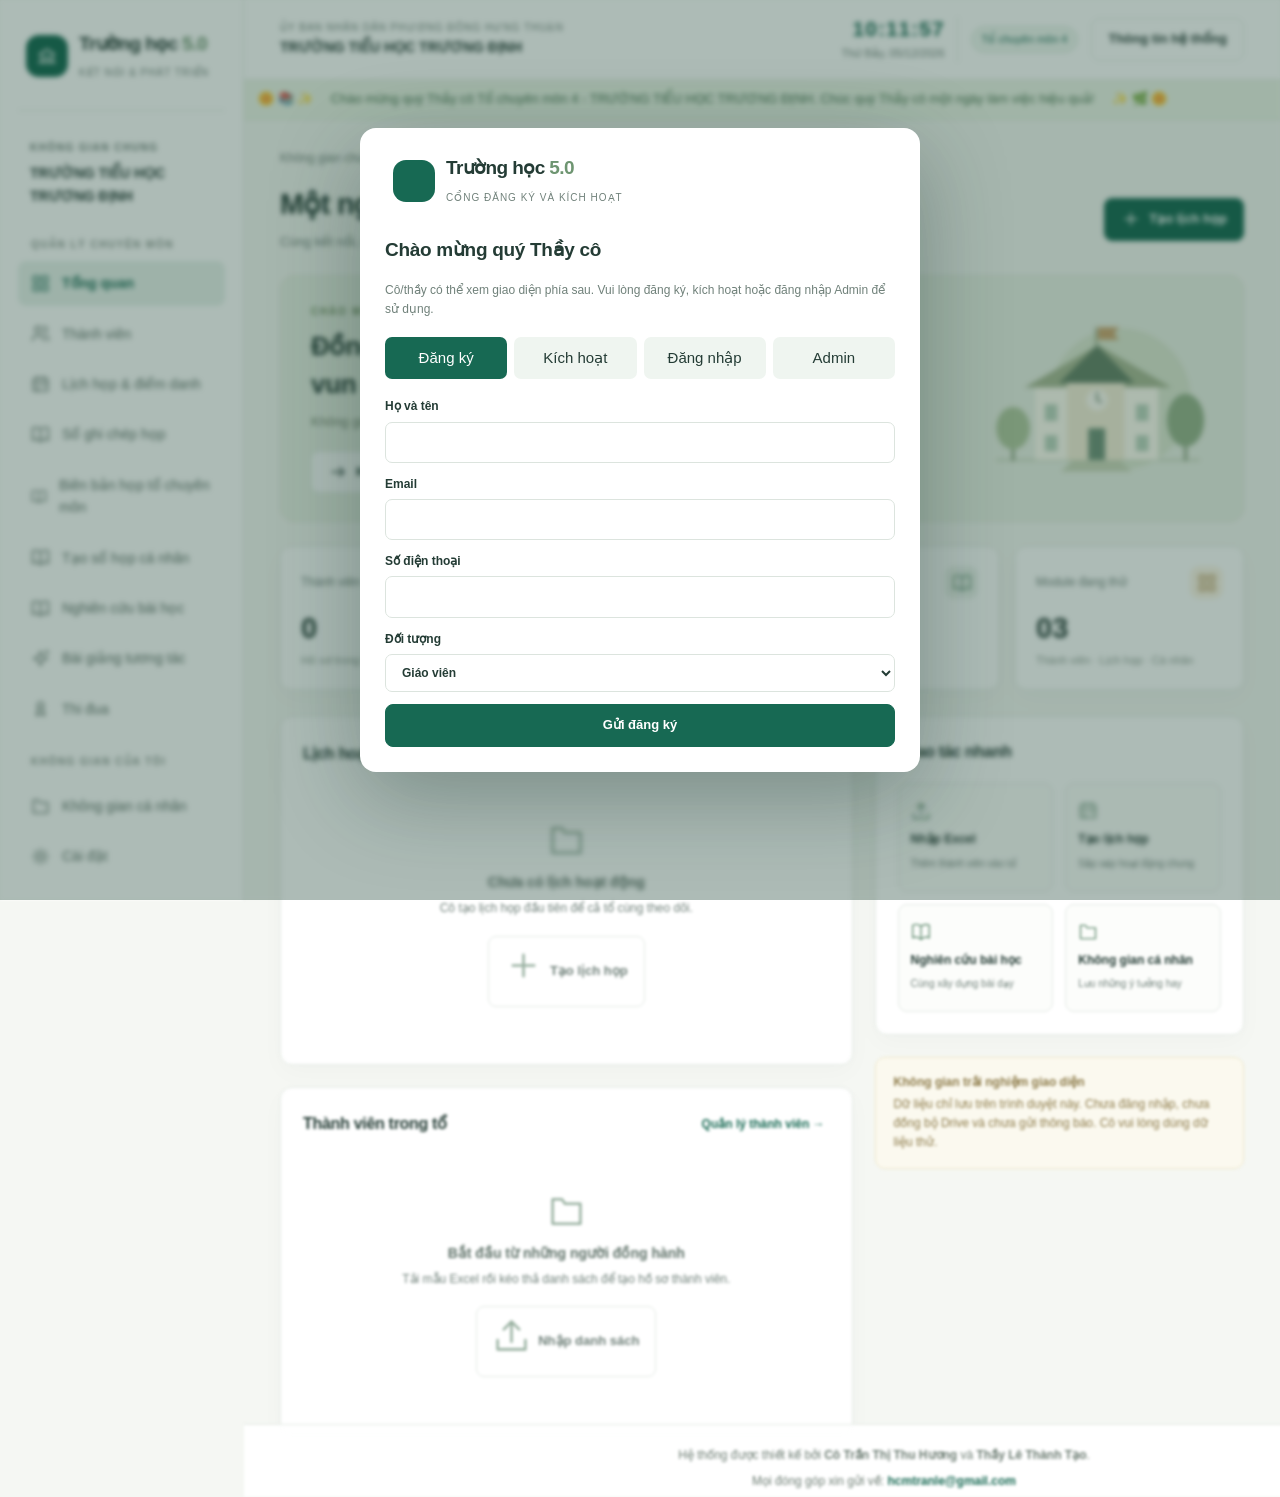
<file: apps-script/Index.html>
<!doctype html>
<html lang="vi">
<head>
<meta charset="UTF-8"><meta name="viewport" content="width=device-width, initial-scale=1">
<meta name="theme-color" content="#176953">
<meta name="description" content="Không gian chuyên môn của TRƯỜNG TIỂU HỌC TRƯƠNG ĐỊNH. Bản giao diện thử nghiệm.">
<title>Trường học 5.0 · Tổ chuyên môn 4</title>
<style>
:root{--green:#176953;--green-dark:#124d3e;--mint:#e8f2ec;--ink:#243c35;--muted:#70817a;--line:#e4eae5;--paper:#f5f7f3;--white:#fff;--gold:#b0822e;--shadow:0 8px 26px #243c3506}
*{box-sizing:border-box}body{margin:0;color:var(--ink);background:var(--paper);font:15px/1.6 "Segoe UI",Arial,sans-serif}button,input,select,textarea{font:inherit}button,a,input,select,textarea{outline-offset:4px}button{cursor:pointer}button:disabled{cursor:not-allowed;opacity:.5}a{color:var(--green)}button{border:0;background:none;color:inherit}svg{vertical-align:middle}h1,h2,h3,p{margin-top:0}h1{font-size:29px;letter-spacing:-.7px;line-height:1.3;margin-bottom:8px}h2{font-size:19px;letter-spacing:-.3px}h3{font-size:16px}.app{display:flex;min-height:100vh}.sidebar{overflow-y:auto;overflow-x:hidden;overscroll-behavior:contain;max-height:100vh;width:244px;flex-shrink:0;background:var(--white);border-right:1px solid var(--line);padding:29px 18px;position:fixed;inset:0 auto 0 0;display:flex;flex-direction:column;z-index:20}.brand{display:flex;gap:11px;align-items:center;padding:0 8px 27px}.brand-mark{display:grid;place-items:center;background:var(--green);color:white;width:42px;height:42px;border-radius:13px}.brand strong{display:block;font-size:19px;letter-spacing:-.6px}.brand small{font-size:11px;color:var(--muted);letter-spacing:1.5px}.school-label{border-top:1px solid var(--line);padding:23px 12px 13px}.school-label small,.eyebrow{font-size:10px;letter-spacing:1.5px;font-weight:700;color:var(--muted);text-transform:uppercase}.school-label strong{display:block;font-size:14px;margin-top:4px}.nav-label{padding:17px 13px 8px;font-size:10px;letter-spacing:1.5px;color:#8c9891;font-weight:700}.nav{display:flex;flex-direction:column;gap:6px}.nav button{display:flex;align-items:center;gap:12px;padding:11px 13px;border-radius:8px;text-align:left;font-size:14px;color:#60736a}.nav button.active{color:var(--green);background:var(--mint);font-weight:650}.nav button:hover{background:#f0f5f1}.nav button svg{width:19px;height:19px}.sidebar-bottom{margin-top:auto;padding-top:25px}.account{border-top:1px solid var(--line);padding:20px 7px 0;display:flex;align-items:center;gap:10px}.avatar{width:38px;height:38px;border-radius:50%;background:#eaf0e4;display:inline-flex;align-items:center;justify-content:center;color:#52734e;font-weight:650;flex-shrink:0;overflow:hidden}.avatar img{width:100%;height:100%;object-fit:cover}.account strong{font-size:13px;display:block}.account small{color:var(--muted);font-size:11px}.main{margin-left:244px;width:calc(100% - 244px)}.topbar{min-height:80px;border-bottom:1px solid var(--line);background:#ffffffb8;display:flex;align-items:center;justify-content:space-between;padding:16px 36px;gap:18px}.authority{font-size:10px;letter-spacing:1px;color:var(--muted)}.school-title{font-weight:600;font-size:14px}.top-actions{display:flex;align-items:center;gap:13px}.tag{font-size:11px;border:1px solid #d8e7dc;background:#f0f7f1;padding:4px 10px;border-radius:20px;color:var(--green);white-space:nowrap}.workspace{max-width:1440px;padding:29px 36px 40px;margin:auto}.breadcrumb{font-size:12px;color:var(--muted);margin-bottom:18px}.breadcrumb span{color:#a8b3ac;padding:0 8px}.heading{display:flex;align-items:center;justify-content:space-between;gap:16px;margin-bottom:23px}.heading p{color:var(--muted);margin:0;font-size:13px}.btn{padding:10px 16px;border:1px solid var(--line);border-radius:8px;background:white;font-size:13px;font-weight:600;display:inline-flex;align-items:center;justify-content:center;gap:8px;text-decoration:none;white-space:nowrap}.btn.primary{background:var(--green);border-color:var(--green);color:white}.btn.primary:hover{background:var(--green-dark)}.btn:hover{border-color:#a8c4b6}.btn.subtle{background:transparent}.btn.danger{color:#a64242}.hero{position:relative;overflow:hidden;background:#eaf1e6;border:1px solid #dfe8d8;border-radius:14px;padding:28px 30px;min-height:194px;display:flex;justify-content:space-between;align-items:center;margin-bottom:24px}.hero-text{max-width:65%;z-index:1}.hero .eyebrow{color:#6f8c5e;letter-spacing:1.8px}.hero h2{font-size:26px;line-height:1.45;font-weight:600;margin:8px 0}.hero p{color:#73816c;font-size:13px;margin-bottom:18px}.hero-art{width:230px;max-width:32%;height:170px}.stats{display:grid;grid-template-columns:repeat(4,1fr);gap:16px;margin-bottom:26px}.stat{padding:19px 20px;border:1px solid var(--line);border-radius:11px;background:white;box-shadow:var(--shadow)}.stat-top{display:flex;align-items:center;justify-content:space-between;color:var(--muted);font-size:12px}.stat-icon{width:33px;height:33px;display:grid;place-items:center;border-radius:9px;background:#edf3ed;color:#649275}.stat-icon.gold{background:#fcf5e7;color:#b08d4e}.stat-value{font-size:29px;font-weight:650;line-height:1.2;margin:12px 0 6px}.stat-note{font-size:11px;color:#8d9b91}.columns{display:grid;grid-template-columns:1.55fr 1fr;gap:22px}.panel{background:white;border:1px solid var(--line);border-radius:12px;box-shadow:var(--shadow);padding:22px;margin-bottom:22px}.panel-head{display:flex;align-items:center;justify-content:space-between;gap:12px;margin-bottom:19px}.panel-head h2{margin:0;font-size:16px}.text-btn{color:var(--green);font-weight:600;font-size:12px;padding:5px}.empty{text-align:center;padding:35px 20px;color:var(--muted)}.empty svg{color:#99b1a1;width:37px;height:37px;margin-bottom:12px}.empty strong{display:block;color:#5f7269;font-size:14px;margin-bottom:6px}.empty p{font-size:12px;max-width:390px;margin:0 auto 17px}.quick-grid{display:grid;grid-template-columns:1fr 1fr;gap:12px}.quick{border:1px solid var(--line);text-align:left;border-radius:9px;padding:17px 12px;background:#fcfdfb}.quick svg{color:#6a9278;margin-bottom:9px}.quick strong{display:block;font-size:12px}.quick small{font-size:10px;color:var(--muted)}.quick:hover{background:var(--mint)}.notice{background:#fbf9ef;border:1px solid #eee7c9;border-radius:10px;padding:15px 18px;color:#8c7a48;font-size:12px;margin-bottom:20px}.notice strong{display:block;margin-bottom:3px}.footer{position:fixed;left:244px;right:0;bottom:0;z-index:25;background:rgba(255,255,255,.96);border-top:1px solid var(--line);font-size:11px;color:#99a49c;display:flex;justify-content:space-between;gap:12px;padding:5px 0}.toolbar{display:flex;gap:12px;align-items:center;flex-wrap:wrap;margin-bottom:19px}input,select,textarea{padding:10px 12px;border:1px solid #dce4de;border-radius:7px;background:white;color:var(--ink);min-width:0}input:focus,select:focus,textarea:focus{border-color:var(--green);outline:2px solid #dbeee3}textarea{width:100%;resize:vertical}.search{flex:1;min-width:180px}.table-wrap{overflow-x:auto}table{border-collapse:collapse;width:100%;font-size:12px;text-align:left}th{background:#f7f9f6;color:var(--muted);font-size:11px;font-weight:600;padding:13px 12px;white-space:nowrap}td{padding:15px 12px;border-bottom:1px solid #eef1ec}td.person{display:flex;align-items:center;gap:11px;min-width:190px}.person strong{font-size:13px;display:block}.person small{font-size:11px;color:var(--muted)}.badge{display:inline-block;background:#eff5ef;color:#618468;font-size:10px;border-radius:4px;padding:3px 7px}.dropzone{border:1.5px dashed #b1c9b7;border-radius:10px;background:#f7faf5;text-align:center;padding:27px;margin:16px 0}.dropzone.dragover{background:#e0efdf;border-color:var(--green)}.dropzone strong{display:block;font-size:14px;margin:8px 0}.dropzone p{font-size:12px;color:var(--muted);margin:0 0 12px}.event{display:flex;gap:14px;padding:17px 0;border-bottom:1px solid #eef1ec}.event:last-child{border-bottom:0}.date-box{background:#edf3e9;width:48px;height:58px;text-align:center;border-radius:8px;flex-shrink:0;color:#638154}.date-box strong{display:block;font-size:22px;line-height:1.1;padding-top:8px}.date-box small{font-size:10px}.event-body{flex:1}.event-body strong{font-size:13px}.event-body p{color:var(--muted);font-size:11px;margin:3px 0}.event-body .btn{padding:5px 10px;font-size:11px;margin-top:8px}.feature-grid{display:grid;grid-template-columns:repeat(3,1fr);gap:16px}.feature{border:1px solid var(--line);border-radius:10px;padding:22px;background:#fff}.feature .step{color:#9aaf9b;font-size:28px;font-weight:300}.feature p{color:var(--muted);font-size:13px}.muted{color:var(--muted)}.small{font-size:12px}.menu-toggle{display:none}.dialog{border:1px solid var(--line);border-radius:15px;width:620px;max-width:calc(100vw - 28px);max-height:90vh;padding:26px;color:var(--ink);box-shadow:0 24px 100px #0b281b33}.dialog.wide{width:960px}.dialog::backdrop{background:#173d3059;backdrop-filter:blur(3px)}.dialog-head{display:flex;justify-content:space-between;align-items:center;margin-bottom:18px}.dialog-head h2{margin:0}.dialog-close{font-size:26px;padding:0 8px}.fields{display:grid;grid-template-columns:1fr 1fr;gap:15px}.field{display:flex;flex-direction:column;gap:6px;font-size:12px;font-weight:600}.field.full{grid-column:1/-1}.dialog-actions{display:flex;justify-content:flex-end;gap:10px;margin-top:22px}.error{font-size:12px;color:#a34539;background:#fff3ee;padding:10px;border-radius:6px;margin-top:12px}.error:empty{display:none}.preview-cell input,.preview-cell select{padding:6px;width:150px;font-size:12px}.preview-cell .row-error{color:#a34539;font-size:11px;min-width:180px}.toast{position:fixed;bottom:25px;left:50%;transform:translateX(-50%);z-index:100;background:var(--green-dark);color:white;padding:12px 23px;border-radius:9px;box-shadow:0 5px 25px #0002;font-size:13px;max-width:90vw}.toast[hidden]{display:none}.note{border:1px solid var(--line);padding:18px;border-radius:10px;margin-bottom:12px}.note p{white-space:pre-wrap;overflow-wrap:anywhere;font-size:13px}.note h3{margin-bottom:7px}.check{display:flex;gap:12px;padding:13px 0;border-bottom:1px solid var(--line);align-items:center}.check input{width:18px;height:18px;accent-color:var(--green)}.check span{flex:1}.mobile-shade{display:none}body.storage-failed #storage-alert{display:block}#storage-alert{display:none}
@media(min-width:1450px){.workspace{padding-top:36px}.hero{min-height:215px}}
@media(max-width:1100px){.sidebar{width:212px}.main{margin-left:212px;width:calc(100% - 212px)}.workspace{padding:24px}.topbar{padding:16px 24px}.stats{gap:10px}.stat{padding:15px}.columns{grid-template-columns:1fr}.hero h2{font-size:23px}.feature-grid{grid-template-columns:1fr 1fr}}
@media(max-width:760px){.footer{left:0;flex-direction:column;text-align:center;gap:2px;padding:7px 10px}.content{padding-bottom:86px}.sidebar{transform:translateX(-100%);transition:transform .2s}.sidebar.open{transform:translateX(0)}.main{margin-left:0;width:100%}.menu-toggle{display:block;padding:4px}.topbar{padding:13px 16px;min-height:72px}.authority{font-size:8px;letter-spacing:.4px}.school-title{font-size:12px}.top-actions .tag{display:none}.workspace{padding:20px 16px}.heading{align-items:flex-start;flex-wrap:wrap}h1{font-size:25px}.hero{padding:22px;min-height:210px}.hero-text{max-width:100%}.hero h2{font-size:22px}.hero-art{display:none}.stats{grid-template-columns:1fr 1fr}.stat-value{font-size:26px}.panel{padding:17px}.fields{grid-template-columns:1fr}.feature-grid{grid-template-columns:1fr}.footer{flex-direction:column}.top-actions{gap:5px}.mobile-shade.show{display:block;position:fixed;inset:0;background:#0005;z-index:19}.dialog{padding:20px}.breadcrumb{font-size:11px}.toolbar .btn{flex:1}}
@media(prefers-reduced-motion:reduce){*{transition:none!important;scroll-behavior:auto!important}}

/* School welcome and always-visible Vietnamese clock. */
.topbar{position:sticky;top:0;z-index:15;background:#fff}.live-clock{text-align:right;min-width:158px;padding-right:12px;border-right:1px solid var(--line)}.live-clock time{display:block;font-size:21px;line-height:1.2;font-weight:650;letter-spacing:1px;font-variant-numeric:tabular-nums;color:var(--green)}.live-clock span{display:block;font-size:11px;color:var(--muted);margin-top:4px}.welcome-strip{overflow:hidden;border-bottom:1px solid #dce8da;background:#edf5e8;padding:9px 0;color:#47734f;font-size:13px}.welcome-track{display:inline-block;white-space:nowrap;will-change:transform;animation:welcome-right 28s linear infinite}.welcome-track span{padding:0 14px}.welcome-strip:hover .welcome-track{animation-play-state:paused}@keyframes welcome-right{from{transform:translateX(100vw)}to{transform:translateX(-100%)}}.footer{flex-direction:column;text-align:center;gap:4px;padding:20px 0 5px;line-height:1.8;color:#6d7d73;font-size:12px}.footer a{font-weight:600;text-decoration:none}.brand small{font-size:10px;letter-spacing:1px;white-space:nowrap}@media(max-width:1100px){.top-actions .tag{display:none}}@media(max-width:760px){.topbar{gap:7px;align-items:center}.top-actions{flex-shrink:0}.live-clock{min-width:125px;border:0;padding:0}.live-clock time{font-size:19px}.live-clock span{font-size:10px}.top-actions #about-preview{display:none}.authority{font-size:8px}.school-title{font-size:11px}.welcome-strip{font-size:12px}}@media(prefers-reduced-motion:reduce){.welcome-track{animation:none;transform:none;white-space:normal;padding:0 16px;text-align:center}.welcome-strip{overflow:visible}}

.role-switch{width:100%;text-align:left;background:transparent;border:0;cursor:pointer}.role-switch:hover{background:#f1f6f2;border-radius:9px}.role-switch:focus-visible{outline:2px solid var(--green)}.admin-only{display:none!important}body.is-admin .admin-only{display:flex!important}.admin-banner{display:flex;gap:14px;align-items:center;background:#edf4ff;border:1px solid #d7e5f7;color:#345778;padding:15px 18px;border-radius:10px;margin-bottom:20px}.admin-banner svg{flex-shrink:0}.approval-row{display:grid;grid-template-columns:1.5fr 1fr 1fr auto;gap:14px;align-items:center;padding:15px 0;border-bottom:1px solid var(--line)}.approval-row:last-child{border-bottom:0}.approval-row strong,.approval-row small{display:block}.approval-row small{color:var(--muted)}.status-approved{background:#e5f4e9;color:#34704a}.status-pending{background:#fff3dc;color:#8a641f}@media(max-width:760px){.approval-row{grid-template-columns:1fr}.approval-row .btn{width:100%}}

.main{min-height:100vh;display:flex;flex-direction:column}.workspace{width:100%;min-height:calc(100vh - 122px);display:flex;flex-direction:column}.workspace>.footer{margin-top:auto;width:100%;border-top:1px solid var(--line)}
</style>
<script defer src="https://cdn.sheetjs.com/xlsx-0.20.3/package/dist/xlsx.full.min.js"></script>
</head>
<body>
<div class="app">
<aside class="sidebar" id="sidebar" aria-label="Điều hướng chính">
<div class="brand"><span class="brand-mark" data-icon="school"></span><div><strong>Trường học <span style="color:#6e9571">5.0</span></strong><small>KẾT NỐI & PHÁT TRIỂN</small></div></div>
<div class="school-label"><small>KHÔNG GIAN CHUNG</small><strong>TRƯỜNG TIỂU HỌC TRƯƠNG ĐỊNH</strong></div>
<div class="nav-label">QUẢN LÝ CHUYÊN MÔN</div>
<nav class="nav" id="nav"></nav>
<div class="sidebar-bottom"><div class="notice"><strong>Cùng nhau, mỗi ngày tốt hơn</strong>Một không gian để thầy cô chia sẻ và đồng hành.</div>
<button class="account role-switch" id="role-switch" type="button" aria-label="Chuyển sang quyền Admin"><span class="avatar" id="role-avatar">TT</span><div><strong id="role-label">Vai trò xem thử: Tổ trưởng</strong><small id="role-hint">Bấm để chuyển sang Admin</small></div></button></div>
</aside>
<div class="mobile-shade" id="shade"></div>
<div class="main">
<header class="topbar"><div style="display:flex;gap:12px;align-items:center"><button class="menu-toggle" id="menu-toggle" aria-label="Mở điều hướng" aria-expanded="false" data-icon="menu"></button><div><div class="authority">ỦY BAN NHÂN DÂN PHƯỜNG ĐÔNG HƯNG THUẬN</div><div class="school-title">TRƯỜNG TIỂU HỌC TRƯƠNG ĐỊNH</div></div></div>
<div class="top-actions"><div class="live-clock" aria-label="Ngày giờ Việt Nam"><time id="live-time">--:--:--</time><span id="live-date"></span></div><span class="tag">Tổ chuyên môn 4</span><button class="btn subtle" id="about-preview">Thông tin hệ thống</button></div></header>
<div class="welcome-strip" aria-label="Lời chào mừng"><div class="welcome-track"><span aria-hidden="true">🌼 📚 ✨</span> Chào mừng quý Thầy cô Tổ chuyên môn 4 - TRƯỜNG TIỂU HỌC TRƯƠNG ĐỊNH. Chúc quý Thầy cô một ngày làm việc hiệu quả! <span aria-hidden="true">✨ 🌿 🌼</span></div></div>
<main class="workspace" id="main" tabindex="-1"></main>
</div></div>
<dialog class="dialog" id="dialog" aria-labelledby="dialog-title"></dialog>
<div class="toast" id="toast" role="status" hidden></div>
<noscript>Vui lòng bật JavaScript để sử dụng giao diện Trường học 5.0.</noscript>
<script>/* Shared validation and import logic. No network or storage side effects. */
(function(root, factory) {
  const api = factory();
  if (typeof module === 'object' && module.exports) module.exports = api;
  else root.SchoolModel = api;
})(typeof globalThis !== 'undefined' ? globalThis : this, function() {
  const headers = ['Họ và tên','Email','Số điện thoại','Chức danh','Lớp dạy'];
  const roles = ['Tổ trưởng','Tổ phó','Tổ viên'];
  const normalizeEmail = value => String(value || '').trim().toLowerCase();
  function validateMember(input) {
    const value = Object.fromEntries(['name','email','phone','role','className'].map(k => [k,String(input[k] || '').trim()]));
    value.email = normalizeEmail(value.email);
    const errors = [];
    if (!value.name || value.name.length > 100) errors.push('Họ và tên phải có từ 1 đến 100 ký tự');
    if (!/^[^\s@]+@[^\s@]+\.[^\s@]+$/.test(value.email) || value.email.length > 254) errors.push('Email không hợp lệ');
    if (value.phone && !/^\+?[\d ()-]{8,20}$/.test(value.phone)) errors.push('Số điện thoại không hợp lệ');
    if (!roles.includes(value.role)) errors.push('Chức danh phải là Tổ trưởng, Tổ phó hoặc Tổ viên');
    if (value.className.length > 80) errors.push('Lớp dạy tối đa 80 ký tự');
    return {value,errors};
  }
  function previewImport(matrix, existing) {
    if (!Array.isArray(matrix) || !matrix.length) throw new Error('File chưa có dữ liệu.');
    const first = matrix[0].map(v => String(v || '').trim());
    const missing = headers.filter(h => !first.includes(h));
    if (missing.length) throw new Error('Thiếu cột: ' + missing.join(', '));
    if (headers.some(h => first.filter(v => v === h).length !== 1)) throw new Error('File có tên cột bị trùng.');
    if (matrix.length > 501) throw new Error('Mỗi lần nhập tối đa 500 dòng. Vui lòng chia nhỏ file.');
    const seen = new Set(), emails = new Set(existing.map(m => normalizeEmail(m.email)));
    return matrix.slice(1).map((row, i) => {
      if (row.every(v => !String(v ?? '').trim())) return null;
      const data = Object.fromEntries(['name','email','phone','role','className'].map((k,n) => [k,row[first.indexOf(headers[n])]]));
      const {value, errors} = validateMember(data);
      if (seen.has(value.email)) errors.push('Email trùng trong file');
      seen.add(value.email);
      return {line:i+2, value, errors, duplicate:emails.has(value.email)};
    }).filter(Boolean);
  }
  function mergeImport(existing, rows, mode, makeId) {
    if (!['skip','update'].includes(mode)) throw new Error('Cách xử lý trùng không hợp lệ.');
    if (!rows.length || rows.some(r => r.errors.length)) throw new Error('Cần sửa hết lỗi trước khi nhập.');
    const next = existing.map(m => ({...m}));
    let added = 0, updated = 0, skipped = 0;
    rows.forEach(({value}) => {
      const index = next.findIndex(m => normalizeEmail(m.email) === value.email);
      if (index >= 0) {
        if (mode === 'update') { next[index] = {...next[index],...value}; updated++; }
        else skipped++;
      } else { next.push({...value,id:makeId(),photo:''}); added++; }
    });
    return {members:next,added,updated,skipped};
  }
  return {headers,roles,normalizeEmail,validateMember,previewImport,mergeImport};
});
</script>
<script>
'use strict';
const $ = (selector, root=document) => root.querySelector(selector);
const $$ = (selector, root=document) => [...root.querySelectorAll(selector)];
const esc = value => String(value ?? '').replace(/[&<>"']/g, c => ({'&':'&amp;','<':'&lt;','>':'&gt;','"':'&quot;',"'":'&#39;'}[c]));
const paths = {
  school:'M3 10 12 4l9 6M5 9v11h14V9M9 20v-6h6v6M9 10h.01M15 10h.01M2 20h20',
  grid:'M3 3h7v7H3zM14 3h7v7h-7zM3 14h7v7H3zM14 14h7v7h-7z',
  users:'M16 21v-2a4 4 0 0 0-4-4H6a4 4 0 0 0-4 4v2M16 3a4 4 0 0 1 0 8M22 21v-2a4 4 0 0 0-3-3.87M13 7a4 4 0 1 1-8 0 4 4 0 0 1 8 0',
  calendar:'M8 2v4M16 2v4M3 10h18M5 4h14a2 2 0 0 1 2 2v14H3V6a2 2 0 0 1 2-2M7 14h2M15 14h2M7 18h2',
  book:'M12 5v16M12 5C8 2 4 3 2 4v15c4-2 7-1 10 2 3-3 6-4 10-2V4c-4-2-7-1-10 1',
  spark:'m12 3 2.5 6.5L21 12l-6.5 2.5L12 21l-2.5-6.5L3 12l6.5-2.5L12 3M20 2v4M18 4h4',
  folder:'M3 7V4h6l2 3h10v13H3V7z',
  award:'M16 8a4 4 0 1 1-8 0 4 4 0 0 1 8 0M9 12l-2 9 5-3 5 3-2-9',
  settings:'M12 8a4 4 0 1 0 0 8 4 4 0 0 0 0-8M12 2v3M12 19v3M2 12h3M19 12h3M5 5l2 2M17 17l2 2M5 19l2-2M17 7l2-2',
  plus:'M12 5v14M5 12h14',upload:'M12 16V3m-5 5 5-5 5 5M3 15v6h18v-6',
  download:'M12 3v13m-5-5 5 5 5-5M3 16v5h18v-5',arrow:'M5 12h14m-5-5 5 5-5 5',
  menu:'M3 6h18M3 12h18M3 18h18',check:'m5 12 4 4L19 6',clock:'M12 8v5l3 2M22 12a10 10 0 1 1-20 0 10 10 0 0 1 20 0',
  edit:'m16 3 5 5-12 12H4v-5L16 3z',shield:'M12 3 3 7v6c0 5 9 9 9 9s9-4 9-9V7l-9-4',
};
const icon = name => '<svg width="20" height="20" viewBox="0 0 24 24" fill="none" stroke="currentColor" stroke-width="1.65" stroke-linecap="round" stroke-linejoin="round" aria-hidden="true"><path d="'+(paths[name] || paths.folder)+'"/></svg>';
$$('[data-icon]').forEach(el => el.innerHTML = icon(el.dataset.icon));
const Model = SchoolModel, KEY='truonghoc50.preview.v1', ROLE_KEY='truonghoc50.preview.role';
const uid = () => globalThis.crypto?.randomUUID?.() || Date.now().toString(36)+Math.random().toString(36).slice(2);
const sampleApprovals=[];
let data={members:[],events:[],notes:[],approvals:sampleApprovals.map(x=>({...x}))}, storageProblem='', page='overview', pendingRows=[], previewRole=localStorage.getItem(ROLE_KEY)==='admin'?'admin':'leader';
try {
  const saved=localStorage.getItem(KEY);
  if(saved) {
    const parsed=JSON.parse(saved);
    if(!parsed || !['members','events','notes'].every(k=>Array.isArray(parsed[k]))) throw Error('Dữ liệu cũ không đúng định dạng.');
    data={...parsed,approvals:Array.isArray(parsed.approvals)?parsed.approvals:sampleApprovals.map(x=>({...x}))};
  }
} catch(e) { storageProblem='Không đọc được dữ liệu trên trình duyệt. Dữ liệu mới chỉ giữ trong phiên hiện tại.'; }
function persist(next) {
  try { localStorage.setItem(KEY,JSON.stringify(next)); }
  catch(e) { toast('Không lưu được: bộ nhớ trình duyệt không khả dụng hoặc đã đầy. Thay đổi chưa được áp dụng.'); return false; }
  data=next; return true;
}
let toastTimer;
function toast(message) { $('#toast').textContent=message; $('#toast').hidden=false; clearTimeout(toastTimer); toastTimer=setTimeout(()=>$('#toast').hidden=true,5500); }
const navItems=[['overview','grid','Tổng quan'],['admin','shield','Quản trị','admin-only'],['modules','spark','Quản lý Module','admin-only'],['permissions','shield','Phân quyền người dùng','admin-only'],['links','folder','Liên kết hệ thống','admin-only'],['members','users','Thành viên'],['meetings','calendar','Lịch họp & điểm danh'],['notebooks','book','Sổ ghi chép họp'],['minutes','book','Biên bản họp tổ chuyên môn'],['personalNotebook','book','Tạo sổ họp cá nhân'],['research','book','Nghiên cứu bài học'],['lessons','spark','Bài giảng tương tác'],['awards','award','Thi đua'],['personal','folder','Không gian cá nhân'],['settings','settings','Cài đặt']];
$('#nav').innerHTML=navItems.map(([id,i,title,extra],n)=>(id==='personal'?'<div class="nav-label">KHÔNG GIAN CỦA TÔI</div>':'')+'<button class="'+(extra||'')+'" data-page="'+id+'">'+icon(i)+title+'</button>').join('');
$('#nav').addEventListener('click',e=>{const btn=e.target.closest('[data-page]');if(btn) navigate(btn.dataset.page);});
function closeMenu(){ $('#sidebar').classList.remove('open');$('#shade').classList.remove('show');$('#menu-toggle').setAttribute('aria-expanded','false'); }
$('#menu-toggle').onclick=()=>{ const opened=$('#sidebar').classList.toggle('open');$('#shade').classList.toggle('show',opened);$('#menu-toggle').setAttribute('aria-expanded',String(opened)); };
$('#shade').onclick=closeMenu;
function updateRoleUI(){const admin=previewRole==='admin';document.body.classList.toggle('is-admin',admin);$('#role-avatar').textContent=admin?'AD':'TT';$('#role-label').textContent='Vai trò xem thử: '+(admin?'Admin':'Tổ trưởng');$('#role-hint').textContent=admin?'Bấm để về Tổ trưởng':'Bấm để chuyển sang Admin';$('#role-switch').setAttribute('aria-label',admin?'Chuyển về quyền Tổ trưởng':'Chuyển sang quyền Admin');}
$('#role-switch').onclick=()=>{previewRole=previewRole==='admin'?'leader':'admin';localStorage.setItem(ROLE_KEY,previewRole);if(previewRole!=='admin'&&page==='admin')page='overview';updateRoleUI();render();toast(previewRole==='admin'?'Đã chuyển sang chế độ xem thử quyền Admin.':'Đã trở về chế độ xem thử quyền Tổ trưởng.');};
updateRoleUI();
function navigate(id) {page=id;closeMenu();render();$('#main').focus({preventScroll:true});window.scrollTo(0,0);}
function heading(title,description,actions=''){return '<div class="heading"><div><h1>'+title+'</h1><p>'+description+'</p></div><div>'+actions+'</div></div>';}
function button(label,action,i='plus',primary=false){return '<button class="btn'+(primary?' primary':'')+'" data-action="'+action+'">'+icon(i)+label+'</button>';}
const previewNotice='<div class="notice"><strong>Không gian trải nghiệm giao diện</strong>Dữ liệu chỉ lưu trên trình duyệt này. Chưa đăng nhập, chưa đồng bộ Drive và chưa gửi thông báo. Cô vui lòng dùng dữ liệu thử.</div>';
function empty(title,description,action=''){return '<div class="empty">'+icon('folder')+'<strong>'+title+'</strong><p>'+description+'</p>'+action+'</div>';}
function initials(name){return String(name).trim().split(/\s+/).slice(-2).map(s=>s[0]||'').join('').toUpperCase();}
function avatar(m){const photo=typeof m.photo==='string' && /^data:image\/(png|jpeg|webp);base64,[A-Za-z0-9+/=]+$/.test(m.photo)?'<img src="'+m.photo+'" alt="">':esc(initials(m.name));return '<span class="avatar">'+photo+'</span>';}
function moduleManager(){return heading('Quản lý Module','Tạo và cập nhật module, URL triển khai, Apps Script và thư mục Drive.')+'<section class="panel"><form id="live-module-form" class="fields"><label class="field">Icon (emoji)<input name="icon" placeholder="Tự gợi ý nếu để trống"></label><label class="field">Trạng thái<select name="status"><option>LIVE</option><option>DRAFT</option><option>PAUSED</option></select></label><label class="field full">Tên module *<input name="name" required></label><label class="field full">Mô tả<textarea name="description" rows="3"></textarea></label><label class="field">URL deploy<input name="deployUrl" type="url"></label><label class="field">Script URL<input name="scriptUrl" type="url"></label><label class="field full">Drive URL<input name="driveUrl" type="url"></label><label class="field"><input name="visible" type="checkbox" checked> Hiển thị cho người dùng</label><div class="field full"><button class="btn primary">Lưu Module</button><p id="module-result" class="small muted"></p></div></form></section><section class="panel"><h2>Danh sách Module</h2><div id="live-module-list">Đang tải...</div></section>';}
function systemLinksPage(){return heading('Liên kết hệ thống','Các liên kết quản trị và kho dữ liệu của dự án.')+'<section class="panel" id="live-links">Đang tải...</section>';}
function permissionsManager(){return heading('Phân quyền người dùng','Admin chọn riêng từng nhóm tính năng được phép sử dụng.')+'<section class="panel"><div id="live-permissions">Đang tải danh sách tài khoản...</div></section>';}
function notebooks(){return heading('Sổ ghi chép họp','Ghi nội dung họp, xem trước, chèn chữ ký và xuất Google Docs/PDF theo thứ tự thời gian.')+'<section class="panel"><div id="notebook-live-preview" style="border:1px solid #d9e2dc;border-radius:12px;padding:22px;margin-bottom:22px;background:#fff"><div style="width:max-content;max-width:100%;text-align:center;line-height:1.45;white-space:nowrap"><div>ỦY BAN NHÂN DÂN PHƯỜNG ĐÔNG HƯNG THUẬN</div><div><strong>TRƯỜNG TIỂU HỌC TRƯƠNG ĐỊNH</strong></div><div>_______________________________________</div></div><h2 style="text-align:center" data-preview="title">SỔ HỌP</h2><p style="text-align:center" data-preview="time">Thời gian: ...</p><p style="text-align:center" data-preview="chair">Người chủ trì: ...</p><p data-preview="attendees">Người dự họp: ...</p><h3 style="text-align:center">Nội dung</h3><div data-preview="content" style="white-space:pre-wrap;min-height:80px">Nội dung nhập sẽ hiển thị tại đây.</div><div style="text-align:right;margin-top:28px"><div>Giáo viên</div><img id="signature-preview" alt="Xem trước chữ ký" style="display:none;max-width:130px;max-height:80px;margin:8px 0 8px auto"><strong data-preview="creator" style="display:block">Tên người tạo sổ</strong></div></div><form id="server-notebook" class="fields"><label class="field">Tên sổ họp *<input name="title" required placeholder="Ví dụ: Sinh hoạt chuyên môn tuần 1"></label><label class="field">Thời gian *<input name="meetingTime" required value="'+new Date().toLocaleString('vi-VN')+'"></label><label class="field full">Người chủ trì *<input name="chair" required></label><label class="field full">Người tạo sổ *<input name="creator" required placeholder="Tự nhập họ tên người tạo sổ"></label><label class="field full">Người dự họp<input name="attendees"></label><label class="field full">Nội dung triển khai *<textarea name="content" rows="10" required></textarea></label><div class="field full"><strong>Chữ ký PNG/JPG (tối đa 1 MB)</strong><div id="signature-drop" style="border:2px dashed #9bb8aa;border-radius:12px;padding:18px;text-align:center;margin-top:8px;cursor:pointer">Kéo và thả chữ ký vào đây hoặc nhấn để chọn ảnh<input id="server-signature" type="file" accept="image/png,image/jpeg,image/webp" hidden></div></div><div class="field full signature-box"><span>Giáo viên</span><strong id="signer-name"></strong></div><div class="field full"><button class="btn primary" type="submit">Lưu sổ họp</button><p id="notebook-result" class="small muted"></p></div></form></section><section class="panel"><div class="panel-head"><h2>Sổ họp đã lưu</h2><span class="badge">Dữ liệu thật</span></div><div id="server-notebook-list">Đang tải danh sách...</div></section>';}
function render() {
  $$('#nav button').forEach(b=>{b.classList.toggle('active',b.dataset.page===page);b.setAttribute('aria-current',b.dataset.page===page?'page':'false');});
  const title=navItems.find(n=>n[0]===page)?.[2]||'Tổng quan';
  $('#main').innerHTML='<div class="breadcrumb">Không gian chung <span>/</span> Tổ chuyên môn 4 <span>/</span> '+title+'</div>'+(storageProblem?'<div class="error" role="alert">'+esc(storageProblem)+'</div>':'')+({overview:overview,admin:adminPanel,members:members,meetings:meetings,notebooks:notebooks,minutes:meetingMinutes,personalNotebook:personalNotebook,modules:moduleManager,permissions:permissionsManager,links:systemLinksPage,research:research,lessons:lessons,awards:awards,personal:personal,settings:settings}[page]||overview)()+'<footer class="footer"><span>Hệ thống được thiết kế bởi <strong>Cô Trần Thị Thu Hương</strong> và <strong>Thầy Lê Thành Tạo</strong>.</span><span>Mọi đóng góp xin gửi về: <a href="mailto:hcmtranle@gmail.com">hcmtranle@gmail.com</a></span></footer>';
  bindPage();
}
function stat(label,value,note,i,gold=false){return '<div class="stat"><div class="stat-top">'+label+'<span class="stat-icon'+(gold?' gold':'')+'">'+icon(i)+'</span></div><div class="stat-value">'+value+'</div><div class="stat-note">'+note+'</div></div>';}
const schoolArt='<svg class="hero-art" viewBox="0 0 260 190" fill="none" aria-hidden="true"><circle cx="155" cy="95" r="80" fill="#dde8d3"/><path d="M15 164h230" stroke="#bfd1b5" stroke-width="2"/><path d="M59 81h139v83H59z" fill="#fffdf3"/><path d="m47 82 83-48 83 48" fill="#a8b895"/><path d="M95 77h65v87H95z" fill="#f5efd9"/><path d="m86 77 43-43 42 43" fill="#668369"/><path d="M119 128h19v36h-19z" fill="#71937b"/><path d="M70 101h14v19H70zM173 101h14v19h-14zM70 136h14v18H70zM173 136h14v18h-14z" fill="#bad3be"/><circle cx="129" cy="96" r="12" fill="#fffdf6"/><path d="M129 87v9l5 3" stroke="#6a846b" stroke-width="2"/><path d="M128 34V14" stroke="#8a9e7a" stroke-width="2"/><path d="M130 14h24l-6 7 6 7h-24" fill="#cba671"/><path d="M34 165v-29M229 165v-41" stroke="#7f9673" stroke-width="3"/><ellipse cx="34" cy="128" rx="19" ry="24" fill="#b1c8a0"/><ellipse cx="229" cy="119" rx="21" ry="30" fill="#97b38d"/><path d="M102 164h52l14 13H88z" fill="#cbd6bb"/></svg>';
function overview(){
 const upcoming=data.events.filter(e=>new Date(e.when)>=new Date()).sort((a,b)=>a.when.localeCompare(b.when));
 return heading('Một ngày cùng tổ chuyên môn','Cùng kết nối, chia sẻ và phát triển chuyên môn mỗi ngày.',button('Tạo lịch họp','new-meeting','plus',true))+
 '<section class="hero"><div class="hero-text"><div class="eyebrow">CHÀO MỪNG ĐẾN VỚI TRƯỜNG HỌC 5.0</div><h2>Đồng hành cùng thầy cô,<br>vun đắp những bài học hay.</h2><p>Không gian chuyên môn chung của Tổ chuyên môn 4.</p>'+button('Khám phá thành viên','go-members','arrow')+'</div>'+schoolArt+'</section>'+
 '<div class="stats">'+stat('Thành viên',data.members.length,'Hồ sơ trong bản xem thử','users')+stat('Lịch sắp tới',upcoming.length,'Lịch họp và sinh hoạt tổ','calendar')+stat('Ghi chú cá nhân',data.notes.length,'Lưu trên trình duyệt này','book')+stat('Module đang thử','03','Thành viên · Lịch họp · Cá nhân','grid',true)+'</div>'+
 '<div class="columns"><div><section class="panel"><div class="panel-head"><h2>Lịch hoạt động sắp tới</h2><button class="text-btn" data-action="go-meetings">Xem tất cả →</button></div>'+(upcoming.length?upcoming.slice(0,3).map(eventCard).join(''):empty('Chưa có lịch hoạt động','Cô tạo lịch họp đầu tiên để cả tổ cùng theo dõi.',button('Tạo lịch họp','new-meeting','plus')))+'</section><section class="panel"><div class="panel-head"><h2>Thành viên trong tổ</h2><button class="text-btn" data-action="go-members">Quản lý thành viên →</button></div>'+(data.members.length?'<div style="display:flex;gap:10px;flex-wrap:wrap">'+data.members.slice(0,8).map(m=>'<div title="'+esc(m.name)+'">'+avatar(m)+'</div>').join('')+'</div>':empty('Bắt đầu từ những người đồng hành','Tải mẫu Excel rồi kéo thả danh sách để tạo hồ sơ thành viên.',button('Nhập danh sách','import','upload')))+'</section></div>'+
 '<div><section class="panel"><div class="panel-head"><h2>Thao tác nhanh</h2></div><div class="quick-grid">'+[['import','upload','Nhập Excel','Thêm thành viên vào tổ'],['new-meeting','calendar','Tạo lịch họp','Sắp xếp hoạt động chung'],['go-research','book','Nghiên cứu bài học','Cùng xây dựng bài dạy'],['go-personal','folder','Không gian cá nhân','Lưu những ý tưởng hay']].map(([a,i,t,s])=>'<button class="quick" data-action="'+a+'">'+icon(i)+'<strong>'+t+'</strong><small>'+s+'</small></button>').join('')+'</div></section>'+previewNotice+'</div></div>';
}

function adminPanel(){
 if(previewRole!=='admin')return overview();
 const pending=data.approvals.filter(x=>x.status==='pending').length,approved=data.approvals.filter(x=>x.status==='approved').length;
 return heading('Bảng điều khiển Admin','Chạy thử quy trình duyệt giáo viên và theo dõi không gian toàn trường.')+
 '<div class="admin-banner">'+icon('shield')+'<div><strong>Đang xem thử với quyền Admin</strong><div class="small">Đây là mô phỏng giao diện. Chưa tạo tài khoản thật, chưa gửi email và chưa cấp quyền Drive.</div></div></div>'+
 '<div class="stats">'+stat('Chờ phê duyệt',pending,'Yêu cầu đăng ký mẫu','clock')+stat('Đã duyệt thử',approved,'Chỉ lưu trên trình duyệt','check')+stat('Thành viên',data.members.length,'Hồ sơ của Tổ chuyên môn 4','users')+stat('Không gian',2,'Chung của trường · Cá nhân','folder',true)+'</div>'+
 '<section class="panel"><div class="panel-head"><h2>Yêu cầu đăng ký</h2><span class="badge">Dữ liệu minh họa</span></div>'+(data.approvals.length?data.approvals.map(a=>'<div class="approval-row"><div><strong>'+esc(a.name)+'</strong><small>'+esc(a.email)+'</small></div><div><small>Điện thoại</small>'+esc(a.phone)+'</div><div><span class="badge '+(a.status==='approved'?'status-approved':'status-pending')+'">'+(a.status==='approved'?'Đã duyệt thử':'Chờ duyệt')+'</span></div><div>'+(a.status==='pending'?'<button class="btn primary" data-approve="'+esc(a.id)+'">'+icon('check')+'Duyệt thử</button>':'<span class="small muted">Đã tạo không gian mẫu</span>')+'</div></div>').join(''):empty('Không có yêu cầu đăng ký','Danh sách yêu cầu đang trống.'))+'</section>'+
 '<section class="panel"><div class="panel-head"><h2>Phạm vi quản trị</h2></div><div class="check"><span>Quản lý tổ và thành viên</span><span class="badge status-approved">Có quyền</span></div><div class="check"><span>Duyệt đăng ký và tạo không gian cá nhân</span><span class="badge status-approved">Chạy thử</span></div><div class="check"><span>Cấu hình Drive, Gemini và thông báo</span><span class="badge">Chưa kết nối</span></div></section>';
}
function members(){return heading('Thành viên trong tổ','Mỗi thầy cô là một phần của tập thể Trương Định.',button('Thêm thành viên','new-member','plus',true))+'<section class="panel"><div class="toolbar"><input id="member-search" class="search" aria-label="Tìm thành viên" placeholder="Tìm họ tên, email hoặc lớp dạy…"><select id="role-filter" aria-label="Lọc chức danh"><option value="">Tất cả chức danh</option>'+Model.roles.map(r=>'<option>'+r+'</option>').join('')+'</select>'+button('Tải mẫu Excel','template','download')+button('Nhập Excel','import','upload')+'</div><div id="member-table">'+memberTable(data.members)+'</div></section>'+previewNotice;}
function memberTable(list){return list.length?'<div class="table-wrap"><table><thead><tr><th>GIÁO VIÊN</th><th>CHỨC DANH</th><th>LỚP DẠY</th><th>ĐIỆN THOẠI</th><th>HỒ SƠ</th></tr></thead><tbody>'+list.map(m=>'<tr><td class="person">'+avatar(m)+'<div><strong>'+esc(m.name)+'</strong><small>'+esc(m.email)+'</small></div></td><td><span class="badge">'+esc(m.role)+'</span></td><td>'+esc(m.className||'—')+'</td><td>'+esc(m.phone||'—')+'</td><td><button class="text-btn" data-edit-member="'+esc(m.id)+'" aria-label="Sửa hồ sơ '+esc(m.name)+'">Chỉnh sửa</button></td></tr>').join('')+'</tbody></table></div>':empty('Chưa có thành viên phù hợp','Cô có thể thêm từng thành viên hoặc nhập danh sách từ file Excel.');}
function eventCard(e){const d=new Date(e.when);return '<div class="event"><div class="date-box"><strong>'+d.getDate()+'</strong><small>TH '+(d.getMonth()+1)+'</small></div><div class="event-body"><strong>'+esc(e.title)+'</strong><p>'+d.toLocaleString('vi-VN',{hour:'2-digit',minute:'2-digit',day:'2-digit',month:'2-digit',year:'numeric'})+' · '+esc(e.place)+'</p><p>'+esc(e.description||'Sinh hoạt chuyên môn của tổ')+'</p><button class="btn" data-attend="'+esc(e.id)+'">'+icon('check')+'Điểm danh ('+Object.values(e.attendance||{}).filter(Boolean).length+')</button> <button class="text-btn" data-edit-event="'+esc(e.id)+'">Sửa lịch</button></div></div>';}
function meetings(){return heading('Lịch họp & điểm danh','Sắp xếp hoạt động, ghi nhận sự tham gia của từng thành viên.',button('Tạo lịch họp','new-meeting','plus',true))+'<section class="panel"><div class="panel-head"><h2>Lịch hoạt động của tổ</h2><span class="badge">'+data.events.length+' hoạt động</span></div>'+(data.events.length?[...data.events].sort((a,b)=>a.when.localeCompare(b.when)).map(eventCard).join(''):empty('Cùng tạo lịch hoạt động đầu tiên','Thông báo email và điện thoại sẽ được bổ sung sau khi kết nối dịch vụ.',button('Tạo lịch họp','new-meeting','plus',true)))+'</section>'+previewNotice;}
function roadmap(title,subtitle,items){return heading(title,subtitle)+'<div class="notice"><strong>Phác thảo module · Chưa kích hoạt</strong>Các bước dưới đây giúp cô góp ý về bố cục và quy trình. Bản này chưa xử lý nghiệp vụ của module.</div><div class="feature-grid">'+items.map(([t,d],i)=>'<section class="feature"><span class="step">0'+(i+1)+'</span><h3>'+t+'</h3><p>'+d+'</p><span class="badge">Dự kiến</span></section>').join('')+'</div>';}
function meetingMinutes(){return heading('Biên bản họp tổ chuyên môn','Lưu thật trên Google Drive của hcmtranle@gmail.com trong 365 ngày; có thể xuất Google Docs, PDF và Word.')+'<section class="panel"><div id="minutes-preview" style="border:1px solid #d9e2dc;border-radius:12px;padding:22px;margin-bottom:22px;background:#fff"><div style="width:max-content;max-width:100%;text-align:center;line-height:1.45;white-space:nowrap"><div>ỦY BAN NHÂN DÂN PHƯỜNG ĐÔNG HƯNG THUẬN</div><div><strong>TRƯỜNG TIỂU HỌC TRƯƠNG ĐỊNH</strong></div><div><strong>TỔ CHUYÊN MÔN 4</strong></div><div>_______________________________________</div></div><h2 style="text-align:center">BIÊN BẢN HỌP TỔ CHUYÊN MÔN</h2><h3 style="text-align:center" data-minutes-preview="title">Tên cuộc họp/chuyên đề</h3><p data-minutes-preview="meta">Thời gian · Địa điểm</p><p data-minutes-preview="people">Chủ trì · Thư ký</p><hr><strong>I. Nội dung cuộc họp</strong><p data-minutes-preview="agenda">...</p><strong>II. Nghiên cứu bài học/chuyên đề</strong><p data-minutes-preview="researchTopic">...</p><strong>III. Minh chứng học tập của học sinh</strong><p data-minutes-preview="evidence">...</p><strong>IV. Ý kiến thảo luận</strong><p data-minutes-preview="discussion">...</p><strong>V. Kết luận</strong><p data-minutes-preview="conclusion">...</p><strong>VI. Phân công thực hiện</strong><p data-minutes-preview="assignments">...</p><p data-minutes-preview="ending">Cuộc họp kết thúc lúc .... giờ .... phút cùng ngày. Tất cả các thành viên tham gia dự họp thống nhất với nội dung cuộc họp./.</p></div><form id="minutes-form" class="fields"><label class="field full">Tên cuộc họp/chuyên đề *<input name="title" required placeholder="Ví dụ: Sinh hoạt chuyên môn tháng 9"></label><label class="field">Thời gian *<input name="meetingTime" required value="'+new Date().toLocaleString('vi-VN')+'"></label><label class="field">Địa điểm<input name="location" placeholder="Phòng họp/Tổ chuyên môn"></label><label class="field">Người chủ trì *<input name="chair" required></label><label class="field">Thư ký *<input name="secretary" required></label><label class="field">Đại diện Ban giám hiệu<input name="principalRepresentative"></label><label class="field full">Thành phần tham dự<textarea name="attendees" rows="3"></textarea></label><label class="field full">I. Nội dung cuộc họp *<textarea name="agenda" rows="5" required></textarea></label><label class="field full">II. Nội dung nghiên cứu bài học/chuyên đề<textarea name="researchTopic" rows="4"></textarea></label><label class="field full">III. Minh chứng và biểu hiện học tập của học sinh<textarea name="evidence" rows="4"></textarea></label><label class="field full">IV. Ý kiến thảo luận *<textarea name="discussion" rows="6" required></textarea></label><label class="field full">V. Kết luận của chủ trì *<textarea name="conclusion" rows="5" required></textarea></label><label class="field full">VI. Phân công và thời hạn thực hiện<textarea name="assignments" rows="4"></textarea></label><label class="field">Giờ kết thúc<input name="endHour" inputmode="numeric" maxlength="2" placeholder="giờ"></label><label class="field">Phút kết thúc<input name="endMinute" inputmode="numeric" maxlength="2" placeholder="phút"></label><div class="field full"><strong>Chữ ký PNG/JPG (kéo thả hoặc bấm chọn)</strong><div style="display:grid;grid-template-columns:repeat(auto-fit,minmax(210px,1fr));gap:12px;margin-top:8px"><label class="drop-zone minute-sign">Thư ký<input type="file" name="secretarySignature" accept="image/png,image/jpeg,image/webp"></label><label class="drop-zone minute-sign">Đại diện Ban giám hiệu<input type="file" name="principalSignature" accept="image/png,image/jpeg,image/webp"></label><label class="drop-zone minute-sign">Chủ trì<input type="file" name="chairSignature" accept="image/png,image/jpeg,image/webp"></label><label class="drop-zone minute-sign">Các thành viên dự họp<input type="file" name="attendeesSignature" accept="image/png,image/jpeg,image/webp"></label></div></div><div class="field full"><button class="btn primary" type="submit">Lưu biên bản</button><p id="minutes-result" class="small muted"></p></div></form></section><section class="panel"><div class="panel-head"><h2>Biên bản đã lưu</h2><span class="badge">Google Drive · 365 ngày</span></div><div id="minutes-list">Đang tải danh sách...</div></section>';}
function personalNotebook(){return heading('Tạo sổ họp cá nhân','Chọn một biên bản đã họp để tạo nhanh hồ sơ ghi chép cá nhân, chỉ giữ các nội dung cần thiết.')+'<section class="panel"><form id="personal-notebook-form" class="fields"><label class="field full">Chọn biên bản *<select name="minutesId" required><option value="">Đang tải...</option></select></label><label class="field">Tên sổ cá nhân<input name="title" placeholder="Tự lấy theo tên biên bản"></label><label class="field">Người tạo sổ<input name="creator" required></label><div class="field full"><button class="btn primary" type="submit">Tạo sổ họp cá nhân</button><p id="personal-notebook-result" class="small muted"></p></div></form></section>';}
function research(){return heading('Nghiên cứu bài học','Sinh hoạt chuyên môn theo Công văn 4069/BGDĐT-GDPT — lấy sự tiến bộ của học sinh làm trung tâm.')+'<section class="notice"><strong>Nguyên tắc triển khai</strong><p>Thiết thực, linh hoạt, không hành chính hóa; ưu tiên lưu trữ và chia sẻ trên môi trường số; không xếp loại giờ dạy.</p></section><section class="roadmap">'+[['1. Xác định vấn đề','Căn cứ kế hoạch giáo dục, nhiệm vụ năm học, nhu cầu phát triển chuyên môn và khó khăn thực tiễn của học sinh.'],['2. Chuẩn bị bài học nghiên cứu','Tổ chuyên môn cùng xây dựng phương án dạy học, học liệu, thiết bị và tiêu chí quan sát; khuyến khích mỗi môn xây dựng 02 bài học nghiên cứu trong năm học.'],['3. Dạy minh họa và quan sát','Tập trung quan sát hoạt động học, sự tiến bộ và minh chứng của học sinh; không đánh giá, xếp loại giáo viên dạy minh họa.'],['4. Phân tích và điều chỉnh','Dựa trên minh chứng để trao đổi, rút kinh nghiệm, điều chỉnh nội dung, phương pháp và hình thức tổ chức dạy học.'],['5. Lưu trữ và chia sẻ','Lưu kế hoạch, học liệu, minh chứng, kết quả điều chỉnh trên không gian số; khai thác cho hoạt động chuyên môn của trường và cụm chuyên môn.'],['6. Công nghệ số và AI có trách nhiệm','Chia sẻ học liệu số, dữ liệu giáo dục và công cụ AI phù hợp; bảo đảm an toàn thông tin, bảo vệ dữ liệu cá nhân và đạo đức sử dụng AI.']].map(x=>'<div class="roadmap-item"><strong>'+x[0]+'</strong><p>'+x[1]+'</p></div>').join('')+'</section><section class="panel"><h2>Trọng tâm cấp Tiểu học</h2><p>Phát triển năng lực ngôn ngữ, tính toán, tự học; hoạt động trải nghiệm, thực hành, văn hóa đọc, STEM, nghệ thuật, thể chất, kỹ năng sống; hỗ trợ học sinh còn khó khăn, học sinh khuyết tật hòa nhập và học sinh có năng khiếu.</p><p class="small muted">Căn cứ: Công văn số 4069/BGDĐT-GDPT ngày 01/07/2026.</p></section>'; }
function lessons(){return roadmap('Bài giảng tương tác','Từ học liệu của thầy cô đến những trải nghiệm học tập sinh động.',[['Chọn học liệu','Chọn Lớp → Môn → Tuần → Bài và nguồn học liệu từ Google Drive.'],['Thiết kế cùng Gemini','Tạo nội dung tương tác, câu hỏi và hoạt động; giáo viên duyệt trước khi sử dụng.'],['Tương tác & tạo trò chơi','Phát triển trò chơi từ ý tưởng học sinh và lưu bài giảng về Drive.']]);}
function awards(){return roadmap('Thi đua & minh chứng','Ghi nhận đóng góp của từng thành viên bằng tiêu chí rõ ràng.',[['Bộ tiêu chí của tổ','Thiết lập tiêu chí, thang điểm và thời gian áp dụng theo năm học.'],['Đóng góp & minh chứng','Thành viên gửi minh chứng cho hoạt động và nhiệm vụ đã thực hiện.'],['Duyệt & tổng hợp','Tổ trưởng kiểm tra, ghi nhận điều chỉnh và tổng hợp kết quả theo kỳ.']]);}
function personal(){return heading('Không gian cá nhân','Một góc dành cho ý tưởng và học liệu của thầy cô.',button('Viết ghi chú','new-note','plus',true))+'<div class="notice"><strong>Đang xem thử không gian cá nhân</strong>Chưa có tài khoản hoặc phân quyền thật. Ghi chú lưu trong trình duyệt này và có thể được người dùng chung trình duyệt xem. Chưa kết nối Google Drive.</div><section class="panel"><div class="panel-head"><h2>Ghi chú của tôi</h2><span class="badge">'+data.notes.length+' ghi chú</span></div>'+(data.notes.length?data.notes.map(n=>'<article class="note"><h3>'+esc(n.title)+'</h3><p>'+esc(n.body)+'</p><button class="text-btn" data-edit-note="'+esc(n.id)+'">Chỉnh sửa</button></article>').join(''):empty('Lưu lại một ý tưởng hay','Ghi lại điều cô muốn thử trong tiết học hoặc buổi sinh hoạt tiếp theo.',button('Viết ghi chú đầu tiên','new-note','plus')))+'</section>';}
function settings(){return heading('Cài đặt không gian','Thông tin chung và trạng thái kết nối của bản xem thử.')+'<section class="panel"><h2>Thông tin đơn vị</h2><p class="small muted">ỦY BAN NHÂN DÂN PHƯỜNG ĐÔNG HƯNG THUẬN</p><h3>TRƯỜNG TIỂU HỌC TRƯƠNG ĐỊNH</h3><p>Tổ chuyên môn 4</p><p class="small muted">Thiết kế cho phép bổ sung tổ sau này. Chưa có chức năng tạo tổ trong bản này.</p></section><section class="panel"><h2>Kết nối & tài khoản</h2><div class="check"><span>Google Drive</span><span class="badge">Chưa kết nối</span></div><div class="check"><span>Đăng ký · Admin duyệt · Không gian cá nhân</span><span class="badge">Chưa kích hoạt</span></div><div class="check"><span>Email, điện thoại và Gemini</span><span class="badge">Chưa kết nối</span></div></section><section class="panel"><h2>Dữ liệu trải nghiệm</h2><p class="small muted">Thêm dữ liệu minh họa để xem bố cục có nội dung. Chỉ khả dụng khi danh sách và lịch đều trống.</p>'+button('Thêm dữ liệu minh họa','seed','plus')+' <button class="btn danger" data-action="reset">Xóa dữ liệu thử trên trình duyệt</button></section>';}
const actions={'new-member':()=>memberDialog(),'import':importDialog,'template':downloadTemplate,'new-meeting':()=>meetingDialog(),'new-note':()=>noteDialog(),'seed':seed,'reset':resetData};
$('#main').addEventListener('click',e=>{
 const approve=e.target.closest('[data-approve]');if(approve){const next={...data,approvals:data.approvals.map(a=>a.id===approve.dataset.approve?{...a,status:'approved'}:a)};if(persist(next)){render();toast('Đã duyệt thử và tạo không gian cá nhân mẫu.');}return;}
 const m=e.target.closest('[data-edit-member]'); if(m)return memberDialog(data.members.find(x=>x.id===m.dataset.editMember));
 const a=e.target.closest('[data-attend]');if(a)return attendanceDialog(data.events.find(x=>x.id===a.dataset.attend));
 const ev=e.target.closest('[data-edit-event]');if(ev)return meetingDialog(data.events.find(x=>x.id===ev.dataset.editEvent));
 const n=e.target.closest('[data-edit-note]');if(n)return noteDialog(data.notes.find(x=>x.id===n.dataset.editNote));
 const b=e.target.closest('[data-action]');if(!b)return;const action=b.dataset.action;
 if(action.startsWith('go-'))navigate(action.slice(3));else actions[action]?.();
});
function bindPage(){
if(page==='modules'){const f=$('#live-module-form'),out=$('#module-result'),list=$('#live-module-list');const load=async()=>{const s=await window.th50Run('bootstrap',window.th50AccessToken);list.innerHTML=(s.modules||[]).map(m=>'<div class="panel-head"><div><strong>'+esc(m.icon)+' '+esc(m.name)+'</strong><div class="small muted">'+esc(m.status)+' · '+esc(m.deployUrl||'Chưa có URL')+'</div></div></div>').join('')||'Chưa có module.'};load().catch(e=>list.textContent=e.message);f.onsubmit=async e=>{e.preventDefault();const v=Object.fromEntries(new FormData(f));v.visible=f.elements.visible.checked;try{await window.th50Run('saveModule',window.th50AccessToken,v);out.textContent='Đã lưu Module.';f.reset();await load()}catch(x){out.textContent=x.message}}}
if(page==='links'){window.th50Run('bootstrap',window.th50AccessToken).then(s=>{const l=s.systemLinks||{};$('#live-links').innerHTML='<div class="quick-grid"><a class="quick" target="_blank" href="'+esc(l.github||'#')+'"><strong>🐙 GitHub Repository</strong></a><a class="quick" target="_blank" href="'+esc(l.sheet||'#')+'"><strong>📊 Google Sheet (Data)</strong></a><a class="quick" target="_blank" href="'+esc(l.drive||'#')+'"><strong>📁 Thư mục Drive dự án</strong></a></div>'}).catch(e=>$('#live-links').textContent=e.message)}
if(page==='permissions'){const box=$('#live-permissions'),features=['meetings','notebooks','minutes','members','research','lessons','awards','personal'],names={meetings:'Lịch họp & điểm danh',notebooks:'Sổ họp',minutes:'Biên bản họp tổ chuyên môn',members:'Thành viên',research:'Nghiên cứu bài học',lessons:'Bài giảng tương tác',awards:'Thi đua',personal:'Không gian cá nhân'},statusNames={APPROVED:'Đang hoạt động',DISABLED:'Đã vô hiệu hóa',PENDING:'Chờ duyệt',INVITED:'Chờ kích hoạt'};
 const loadUsers=()=>window.th50Run('adminUsers',window.th50AccessToken).then(response=>{const users=(response&&response.items)||[];box.innerHTML=users.map(u=>{const own=String(u.features||'').split(','),canEdit=u.status==='APPROVED'||u.status==='DISABLED',action=u.status==='DISABLED'?'<button class="btn primary" data-user-status="APPROVED">Khôi phục</button>':u.status==='APPROVED'?'<button class="btn" data-user-status="DISABLED">Vô hiệu hóa</button>':'';return '<div class="permission-user" data-email="'+esc(u.email)+'"><div style="display:flex;justify-content:space-between;gap:12px;align-items:center;flex-wrap:wrap"><div><strong>'+esc(u.name||'Chưa có tên')+' · '+esc(u.role)+'</strong><small style="display:block">'+esc(u.email)+' · '+esc(statusNames[u.status]||u.status)+'</small></div><div>'+action+'</div></div>'+(canEdit?'<div>'+features.map(x=>'<label style="display:inline-block;margin:8px"><input type="checkbox" value="'+x+'" '+(u.features==='all'||own.includes(x)?'checked':'')+'> '+names[x]+'</label>').join('')+'</div><button class="btn primary" data-save-permission>Lưu quyền</button>':'')+'</div>'}).join('')||'Chưa có tài khoản người dùng.';
 $$('[data-save-permission]').forEach(b=>b.onclick=async()=>{const row=b.closest('[data-email]'),vals=$$('input:checked',row).map(x=>x.value);b.disabled=true;try{await window.th50Run('setUserPermissions',window.th50AccessToken,row.dataset.email,vals);toast('Đã lưu quyền sử dụng.')}catch(e){toast(e.message)}finally{b.disabled=false}});
 $$('[data-user-status]').forEach(b=>b.onclick=async()=>{const row=b.closest('[data-email]'),next=b.dataset.userStatus;b.disabled=true;try{await window.th50Run('setUserStatus',window.th50AccessToken,row.dataset.email,next);toast(next==='DISABLED'?'Đã vô hiệu hóa tài khoản.':'Đã khôi phục tài khoản.');await loadUsers()}catch(e){toast(e.message);b.disabled=false}})
 }).catch(e=>box.textContent=e.message);loadUsers()}
if(page==='minutes'){const f=$('#minutes-form'),list=$('#minutes-list'),out=$('#minutes-result');const sync=()=>{const v=Object.fromEntries(new FormData(f));$('[data-minutes-preview="title"]').textContent=v.title||'Tên cuộc họp/chuyên đề';$('[data-minutes-preview="meta"]').textContent=(v.meetingTime||'Thời gian')+' · '+(v.location||'Địa điểm');$('[data-minutes-preview="people"]').textContent='Chủ trì: '+(v.chair||'...')+' · Thư ký: '+(v.secretary||'...');['agenda','researchTopic','evidence','discussion','conclusion','assignments'].forEach(k=>$('[data-minutes-preview="'+k+'"]').textContent=v[k]||'...');$('[data-minutes-preview="ending"]').textContent='Cuộc họp kết thúc lúc '+(v.endHour||'....')+' giờ '+(v.endMinute||'....')+' phút cùng ngày. Tất cả các thành viên tham gia dự họp thống nhất với nội dung cuộc họp./.'};Array.from(f.elements).forEach(x=>x.addEventListener&&x.addEventListener('input',sync));sync();const asData=file=>new Promise((resolve,reject)=>{if(!file||!file.size)return resolve('');if(file.size>1048576)return reject(new Error('Mỗi ảnh chữ ký tối đa 1 MB.'));const r=new FileReader;r.onload=()=>resolve(r.result);r.onerror=()=>reject(new Error('Không đọc được ảnh chữ ký.'));r.readAsDataURL(file)});$$('.minute-sign').forEach(zone=>{const inp=zone.querySelector('input');['dragenter','dragover'].forEach(ev=>zone.addEventListener(ev,e=>{e.preventDefault();zone.style.borderColor='#176953'}));zone.addEventListener('dragleave',()=>zone.style.borderColor='');zone.addEventListener('drop',e=>{e.preventDefault();zone.style.borderColor='';if(e.dataTransfer.files[0]){const dt=new DataTransfer();dt.items.add(e.dataTransfer.files[0]);inp.files=dt.files;zone.firstChild.textContent='Đã chọn: '+e.dataTransfer.files[0].name+' ';}})});const load=()=>window.th50Run('bootstrap',window.th50AccessToken).then(s=>{list.innerHTML=(s.minutes||[]).map(n=>'<div class="check" data-minutes="'+esc(n.id)+'"><span><strong>'+esc(n.title)+'</strong><small style="display:block">'+esc(n.meetingTime)+' · '+esc(n.chair)+'</small></span><a class="btn" target="_blank" href="'+esc(n.docUrl)+'">Mở Google Docs</a><button class="btn" type="button" data-export-minutes="'+esc(n.id)+'">Xuất PDF</button><button class="btn" type="button" data-export-minutes-docx="'+esc(n.id)+'">Xuất Word</button>'+(n.pdfUrl?'<a class="btn" target="_blank" href="'+esc(n.pdfUrl)+'">Mở PDF</a>':'')+(n.docxUrl?'<a class="btn" target="_blank" href="'+esc(n.docxUrl)+'">Mở Word</a>':'')+'</div>').join('')||'<p class="muted">Chưa có biên bản đã lưu.</p>';$$('[data-export-minutes]').forEach(b=>b.onclick=async()=>{b.disabled=true;try{const r=await window.th50Run('exportMeetingMinutesPdf',window.th50AccessToken,b.dataset.exportMinutes);window.open(r.pdfUrl,'_blank');toast('Đã tạo PDF.')}catch(e){toast(e.message)}finally{b.disabled=false}});$$('[data-export-minutes-docx]').forEach(b=>b.onclick=async()=>{b.disabled=true;try{const r=await window.th50Run('exportMeetingMinutesDocx',window.th50AccessToken,b.dataset.exportMinutesDocx);window.open(r.docxUrl,'_blank');toast('Đã tạo Word.')}catch(e){toast(e.message)}finally{b.disabled=false}})}).catch(e=>list.textContent=e.message);load();f.onsubmit=async e=>{e.preventDefault();const btn=e.submitter;btn.disabled=true;out.textContent='Đang lưu biên bản vào Google Drive...';try{const raw=Object.fromEntries(new FormData(f));delete raw.secretarySignature;delete raw.principalSignature;delete raw.chairSignature;delete raw.attendeesSignature;raw.secretarySignatureData=await asData(f.elements.secretarySignature.files[0]);raw.principalSignatureData=await asData(f.elements.principalSignature.files[0]);raw.chairSignatureData=await asData(f.elements.chairSignature.files[0]);raw.attendeesSignatureData=await asData(f.elements.attendeesSignature.files[0]);const item=await window.th50Run('saveMeetingMinutes',window.th50AccessToken,raw);out.innerHTML='Đã lưu biên bản. <a class="btn" target="_blank" href="'+esc(item.docUrl)+'">Mở Google Docs</a> <button class="btn" type="button" id="minutes-now-pdf">Xuất PDF</button> <button class="btn" type="button" id="minutes-now-word">Xuất Word</button>';$('#minutes-now-pdf').onclick=async()=>{const r=await window.th50Run('exportMeetingMinutesPdf',window.th50AccessToken,item.id);window.open(r.pdfUrl,'_blank')};$('#minutes-now-word').onclick=async()=>{const r=await window.th50Run('exportMeetingMinutesDocx',window.th50AccessToken,item.id);window.open(r.docxUrl,'_blank')};await load()}catch(x){out.textContent=x.message}finally{btn.disabled=false}}}
if(page==='personalNotebook'){const f=$('#personal-notebook-form'),sel=f.elements.minutesId,out=$('#personal-notebook-result');f.elements.creator.value=(window.th50CurrentUser&&window.th50CurrentUser.name)||'';window.th50Run('bootstrap',window.th50AccessToken).then(s=>{sel.innerHTML='<option value="">Chọn biên bản đã lưu</option>'+(s.minutes||[]).map(n=>'<option value="'+esc(n.id)+'">'+esc(n.title)+' — '+esc(n.meetingTime)+'</option>').join('')}).catch(e=>out.textContent=e.message);f.onsubmit=async e=>{e.preventDefault();const b=e.submitter;b.disabled=true;out.textContent='Đang tạo sổ cá nhân...';try{const v=Object.fromEntries(new FormData(f));const item=await window.th50Run('createPersonalNotebookFromMinutes',window.th50AccessToken,v.minutesId,v);out.innerHTML='Đã tạo sổ cá nhân trên Drive. <a class="btn" target="_blank" href="'+esc(item.docUrl)+'">Mở Google Docs</a>'}catch(x){out.textContent=x.message}finally{b.disabled=false}}}
if(page==='notebooks'){const f=$('#server-notebook'),list=$('#server-notebook-list'),drop=$('#signature-drop'),input=$('#server-signature'),img=$('#signature-preview');let signatureFile=null;
 const syncPreview=()=>{const val=n=>f.elements[n].value||'';$('[data-preview="title"]').textContent='SỔ HỌP'+(val('title')?' '+val('title').toUpperCase():'');$('[data-preview="time"]').textContent='Thời gian: '+(val('meetingTime')||'...');$('[data-preview="chair"]').textContent='Người chủ trì: '+(val('chair')||'...');$('[data-preview="attendees"]').textContent='Người dự họp: '+(val('attendees')||'...');$('[data-preview="content"]').textContent=val('content')||'Nội dung nhập sẽ hiển thị tại đây.';$('[data-preview="creator"]').textContent=val('creator')||'Tên người tạo sổ';$('#signer-name').textContent=val('creator')};
 const showSignature=file=>{if(!file)return;if(!/^image\/(png|jpeg|webp)$/.test(file.type)){toast('Chữ ký phải là PNG, JPG hoặc WebP.');return}if(file.size>1048576){toast('Ảnh chữ ký tối đa 1 MB.');return}signatureFile=file;const r=new FileReader;r.onload=()=>{img.src=r.result;img.style.display='block';drop.textContent='Đã chọn: '+file.name+' — kéo ảnh khác để thay';drop.appendChild(input)};r.readAsDataURL(file)};
 ['title','meetingTime','chair','creator','attendees','content'].forEach(n=>f.elements[n].addEventListener('input',syncPreview));drop.onclick=e=>{if(e.target!==input)input.click()};input.onchange=()=>showSignature(input.files[0]);drop.ondragover=e=>{e.preventDefault();drop.style.background='#eef7f1'};drop.ondragleave=()=>drop.style.background='';drop.ondrop=e=>{e.preventDefault();drop.style.background='';showSignature(e.dataTransfer.files[0])};syncPreview();
 const loadList=()=>window.th50Run('bootstrap',window.th50AccessToken).then(s=>{list.innerHTML=(s.notebooks||[]).map(n=>'<div class="check" data-notebook="'+esc(n.id)+'"><span><strong>'+esc(n.title)+'</strong><small style="display:block">'+esc(n.meetingTime)+' · '+esc(n.ownerName||'')+'</small></span><a class="btn" target="_blank" href="'+esc(n.docUrl)+'">Mở Google Docs</a><button class="btn" type="button" data-export-notebook="'+esc(n.id)+'">Xuất PDF</button><button class="btn" type="button" data-export-notebook-docx="'+esc(n.id)+'">Xuất Word</button>'+(n.pdfUrl?'<a class="btn" target="_blank" href="'+esc(n.pdfUrl)+'">Mở PDF</a>':'')+(n.docxUrl?'<a class="btn" target="_blank" href="'+esc(n.docxUrl)+'">Mở Word</a>':'')+'</div>').join('')||'<p class="muted">Chưa có Sổ họp đã lưu.</p>';$$('[data-export-notebook]').forEach(b=>b.onclick=async()=>{b.disabled=true;try{const r=await window.th50Run('exportNotebookPdf',window.th50AccessToken,b.dataset.exportNotebook);window.open(r.pdfUrl,'_blank');toast('Đã tạo PDF.')}catch(e){toast(e.message)}finally{b.disabled=false}});$$('[data-export-notebook-docx]').forEach(b=>b.onclick=async()=>{b.disabled=true;try{const r=await window.th50Run('exportNotebookDocx',window.th50AccessToken,b.dataset.exportNotebookDocx);window.open(r.docxUrl,'_blank');toast('Đã tạo Word.')}catch(e){toast(e.message)}finally{b.disabled=false}})}).catch(e=>list.textContent=e.message);loadList();
 f.onsubmit=async e=>{e.preventDefault();const out=$('#notebook-result'),btn=e.submitter;btn.disabled=true;out.textContent='Đang lưu tài liệu...';try{const v=Object.fromEntries(new FormData(f));if(signatureFile)v.signatureData=await new Promise((ok,no)=>{const r=new FileReader;r.onload=()=>ok(r.result);r.onerror=no;r.readAsDataURL(signatureFile)});const item=await window.th50Run('saveNotebook',window.th50AccessToken,v);out.innerHTML='Đã lưu sổ họp. <a class="btn" target="_blank" href="'+esc(item.docUrl)+'">Mở Google Docs</a> <button class="btn" type="button" id="notebook-now-pdf">Xuất PDF</button> <button class="btn" type="button" id="notebook-now-word">Xuất Word</button>';$('#notebook-now-pdf').onclick=async()=>{const r=await window.th50Run('exportNotebookPdf',window.th50AccessToken,item.id);window.open(r.pdfUrl,'_blank')};$('#notebook-now-word').onclick=async()=>{const r=await window.th50Run('exportNotebookDocx',window.th50AccessToken,item.id);window.open(r.docxUrl,'_blank')};await loadList()}catch(x){out.textContent=x.message}finally{btn.disabled=false}}
}
if(page==='members'){const filter=()=>{const q=$('#member-search').value.toLocaleLowerCase('vi').trim(),role=$('#role-filter').value;$('#member-table').innerHTML=memberTable(data.members.filter(m=>(!role||m.role===role)&&[m.name,m.email,m.className].some(v=>String(v).toLocaleLowerCase('vi').includes(q))));};$('#member-search').oninput=filter;$('#role-filter').onchange=filter;}}
const dialog=$('#dialog');
function openDialog(title,body,wide=false){dialog.classList.toggle('wide',wide);dialog.innerHTML='<div class="dialog-head"><h2 id="dialog-title">'+title+'</h2><button class="dialog-close" aria-label="Đóng">×</button></div>'+body;$('.dialog-close',dialog).onclick=()=>dialog.close();$$('[data-close]',dialog).forEach(b=>b.onclick=()=>dialog.close());if(!dialog.open)dialog.showModal();}
function field(label,name,value='',type='text',required=false){return '<label class="field">'+label+'<input name="'+name+'" type="'+type+'" value="'+esc(value)+'" '+(required?'required ':'')+'maxlength="'+(name==='name'?100:254)+'"></label>';}
function formActions(label='Lưu thay đổi'){return '<div class="error" id="form-error" role="alert"></div><div class="dialog-actions"><button type="button" class="btn" data-close>Hủy</button><button class="btn primary" type="submit">'+label+'</button></div>';}
function memberDialog(member){
 openDialog(member?'Chỉnh sửa hồ sơ':'Thêm thành viên','<form id="member-form"><div class="fields">'+field('Họ và tên *','name',member?.name||'','text',true)+field('Email *','email',member?.email||'','email',true)+field('Số điện thoại','phone',member?.phone||'','tel')+'<label class="field">Chức danh *<select name="role">'+Model.roles.map(r=>'<option'+(r===(member?.role||'Tổ viên')?' selected':'')+'>'+r+'</option>').join('')+'</select></label>'+field('Lớp dạy','className',member?.className||'')+'<label class="field">Ảnh giáo viên (tối đa 500 KB)<input type="file" id="photo" accept="image/png,image/jpeg,image/webp"></label></div><p class="small muted">Tạo hồ sơ chưa đồng nghĩa với cấp tài khoản đăng nhập.</p>'+formActions(member?'Lưu hồ sơ':'Thêm thành viên')+'</form>');
 $('#member-form').onsubmit=async e=>{e.preventDefault();const submit=e.submitter;submit.disabled=true;try{const {value,errors}=Model.validateMember(Object.fromEntries(new FormData(e.target)));if(data.members.some(m=>m.id!==member?.id&&m.email.toLowerCase()===value.email))errors.push('Email này đã có trong danh sách.');let photo=member?.photo||'';const file=$('#photo').files[0];if(file){if(file.size>500*1024||!['image/png','image/jpeg','image/webp'].includes(file.type))errors.push('Ảnh phải là PNG, JPG hoặc WebP và không quá 500 KB.');else photo=await new Promise((resolve,reject)=>{const reader=new FileReader();reader.onload=()=>resolve(reader.result);reader.onerror=()=>reject(Error('Không đọc được ảnh.'));reader.readAsDataURL(file);});}if(errors.length){$('#form-error').textContent=errors.join('. ');return;}const item={...value,id:member?.id||uid(),photo};const next={...data,members:member?data.members.map(m=>m.id===member.id?item:m):[...data.members,item]};if(persist(next)){dialog.close();render();toast('Đã lưu hồ sơ trên trình duyệt.');}}catch(err){$('#form-error').textContent=err.message;}finally{submit.disabled=false;}};
}
function hasExcel(){if(!window.XLSX){toast('Chưa tải được thư viện Excel. Cô kiểm tra mạng rồi tải lại trang.');return false;}return true;}
function downloadTemplate(){if(!hasExcel())return;const sheet=XLSX.utils.aoa_to_sheet([Model.headers]);sheet['!cols']=[{wch:28},{wch:32},{wch:20},{wch:18},{wch:16}];const help=XLSX.utils.aoa_to_sheet([['HƯỚNG DẪN NHẬP THÀNH VIÊN'],['Nhập dữ liệu tại trang Thành viên, giữ nguyên hàng tiêu đề.'],['Họ và tên, Email và Chức danh là bắt buộc.'],['Chức danh: Tổ trưởng, Tổ phó hoặc Tổ viên.'],['Định dạng cột Số điện thoại là Văn bản để giữ số 0 đầu.'],['Mỗi dòng là một giáo viên. Tối đa 500 dòng, file 5 MB.'],['Dùng dữ liệu thử trong bản giao diện này.']]);help['!cols']=[{wch:85}];const wb=XLSX.utils.book_new();XLSX.utils.book_append_sheet(wb,sheet,'Thành viên');XLSX.utils.book_append_sheet(wb,help,'Hướng dẫn');XLSX.writeFile(wb,'Mau_thanh_vien_To_4.xlsx');}
function importDialog(){
 pendingRows=[];
 openDialog('Nhập danh sách từ Excel','<p class="small muted">Cô tải mẫu, điền danh sách rồi kéo thả file vào bên dưới. Có thể sửa trực tiếp ở bảng xem trước.</p><button class="btn" id="download-template">'+icon('download')+'Tải file Excel mẫu</button><div class="dropzone" id="dropzone">'+icon('upload')+'<strong>Kéo thả file Excel vào đây</strong><p>Định dạng .xlsx, .xls · Tối đa 5 MB / 500 dòng</p><label class="btn" for="excel-file">Chọn file từ máy tính</label><input id="excel-file" type="file" accept=".xlsx,.xls" style="display:block;margin:12px auto 0;max-width:100%" aria-label="Chọn file Excel"></div><div id="import-error" class="error" role="alert"></div><div id="preview"></div><div class="dialog-actions"><button class="btn" data-close>Đóng</button><button class="btn primary" id="confirm-import" disabled>Nhập danh sách</button></div>',true);
 $('#download-template').onclick=downloadTemplate;
 const drop=$('#dropzone');
 drop.ondragover=e=>{e.preventDefault();drop.classList.add('dragover');};drop.ondragleave=()=>drop.classList.remove('dragover');
 drop.ondrop=e=>{e.preventDefault();drop.classList.remove('dragover');if(e.dataTransfer.files.length!==1){$('#import-error').textContent='Vui lòng chọn một file mỗi lần.';return;}readExcel(e.dataTransfer.files[0]);};
 $('#excel-file').onchange=e=>readExcel(e.target.files[0]);
 $('#confirm-import').onclick=()=>{
  try{const result=Model.mergeImport(data.members,pendingRows,$('#duplicate-mode').value,uid);if(persist({...data,members:result.members})){dialog.close();navigate('members');toast('Đã thêm '+result.added+', cập nhật '+result.updated+', bỏ qua '+result.skipped+' hồ sơ.');}}catch(err){$('#import-error').textContent=err.message;}
 };
}
let importGeneration=0;
async function readExcel(file){
 const generation=++importGeneration;
 if(!file)return;
 pendingRows=[];$('#confirm-import').disabled=true;$('#preview').innerHTML='';$('#import-error').textContent='';
 if(!hasExcel())return;
 try{
  if(!/\.(xlsx|xls)$/i.test(file.name)||file.size>5*1024*1024)throw Error('Cần file .xlsx hoặc .xls không quá 5 MB.');
  const bytes=await file.arrayBuffer();
  if(generation!==importGeneration||!dialog.open)return;
  const wb=XLSX.read(bytes,{type:'array',sheetRows:502});
  const sheet=wb.Sheets[wb.SheetNames[0]];
  const fullRef=sheet['!fullref']||sheet['!ref'];
  if(fullRef&&XLSX.utils.decode_range(fullRef).e.r>=501)throw Error('Mỗi lần nhập tối đa 500 dòng. Vui lòng chia nhỏ file.');
  const matrix=XLSX.utils.sheet_to_json(sheet,{header:1,defval:'',raw:false,blankrows:true});
  pendingRows=Model.previewImport(matrix,data.members);
  if(!pendingRows.length)throw Error('File mới có tiêu đề, chưa có thành viên.');
  renderImportPreview();
 }catch(err){$('#import-error').textContent=err.message||'Không đọc được file Excel.';}
}
function renderImportPreview(){
 $('#preview').innerHTML='<div class="toolbar"><strong class="small">'+pendingRows.length+' dòng · <span id="error-count"></span></strong><label class="small">Email đã có: <select id="duplicate-mode"><option value="skip">Bỏ qua</option><option value="update">Cập nhật hồ sơ</option></select></label></div><div class="table-wrap"><table><thead><tr><th>DÒNG</th>'+Model.headers.map(h=>'<th>'+h+'</th>').join('')+'<th>KIỂM TRA</th></tr></thead><tbody>'+pendingRows.map((r,i)=>'<tr data-row="'+i+'"><td>'+r.line+'</td>'+['name','email','phone','role','className'].map((k,n)=>'<td class="preview-cell">'+(k==='role'?'<select data-key="role" aria-label="Chức danh dòng '+r.line+'">'+(!Model.roles.includes(r.value.role)?'<option value="'+esc(r.value.role)+'">'+esc(r.value.role||'Chọn chức danh')+'</option>':'')+Model.roles.map(role=>'<option'+(role===r.value.role?' selected':'')+'>'+role+'</option>').join('')+'</select>':'<input data-key="'+k+'" aria-label="'+Model.headers[n]+' dòng '+r.line+'" value="'+esc(r.value[k])+'">')+'</td>').join('')+'<td class="row-status small"></td></tr>').join('')+'</tbody></table></div>';
 $('#preview').oninput=e=>{const input=e.target.closest('[data-key]');if(!input)return;pendingRows[Number(input.closest('tr').dataset.row)].value[input.dataset.key]=input.value;validatePreview();};
 $('#preview').onchange=$('#preview').oninput;validatePreview();
}
function validatePreview(){
 const seen=new Set();
 pendingRows.forEach((r,i)=>{
  const checked=Model.validateMember(r.value);r.value=checked.value;r.errors=checked.errors;
  if(seen.has(r.value.email))r.errors.push('Email trùng trong file');seen.add(r.value.email);
  r.duplicate=data.members.some(m=>m.email.toLowerCase()===r.value.email);
  const el=$('[data-row="'+i+'"] .row-status',dialog);el.textContent=r.errors.length?r.errors.join('; '):r.duplicate?'Email đã có':'Hợp lệ';el.style.color=r.errors.length?'#a34539':'#618468';
 });
 const errors=pendingRows.filter(r=>r.errors.length).length;
 $('#error-count').textContent=errors+' dòng cần sửa';$('#confirm-import').disabled=!!errors||!pendingRows.length;
}
function meetingDialog(event){
 openDialog(event?'Chỉnh sửa lịch họp':'Tạo lịch họp','<form id="meeting-form"><div class="fields">'+field('Tên hoạt động *','title',event?.title||'','text',true)+field('Thời gian *','when',event?.when||'','datetime-local',true)+field('Địa điểm *','place',event?.place||'Phòng họp chuyên môn','text',true)+'<label class="field full">Nội dung<textarea name="description" rows="3" maxlength="2000">'+esc(event?.description||'')+'</textarea></label></div><p class="small muted">Thời gian theo giờ trên thiết bị. Bản xem thử chưa gửi email hoặc tin nhắn.</p>'+formActions('Lưu lịch họp')+'</form>');
 $('#meeting-form').onsubmit=e=>{e.preventDefault();const values=Object.fromEntries(new FormData(e.target));if(!values.title.trim()||!values.place.trim()||!Number.isFinite(new Date(values.when).getTime())){$('#form-error').textContent='Vui lòng nhập tên, địa điểm và thời gian hợp lệ.';return;}const item={...values,title:values.title.trim(),place:values.place.trim(),id:event?.id||uid(),attendance:event?.attendance||{}};if(persist({...data,events:event?data.events.map(x=>x.id===event.id?item:x):[...data.events,item]})){dialog.close();render();toast('Đã lưu lịch họp. Chưa gửi thông báo.');}};
}
function attendanceDialog(event){
 openDialog('Điểm danh: '+esc(event.title),'<form id="attendance-form"><p class="small muted">Đánh dấu các thành viên có mặt. Chưa quy đổi thành điểm thi đua.</p>'+(data.members.length?data.members.map(m=>'<label class="check"><input type="checkbox" name="'+esc(m.id)+'" '+(event.attendance?.[m.id]?'checked':'')+'>'+avatar(m)+'<span>'+esc(m.name)+'</span><small>'+esc(m.className)+'</small></label>').join(''):empty('Chưa có thành viên','Cô thêm hoặc nhập danh sách thành viên trước khi điểm danh.'))+formActions('Lưu điểm danh')+'</form>');
 $('#attendance-form').onsubmit=e=>{e.preventDefault();const selected=new FormData(e.target);const attendance=Object.fromEntries(data.members.map(m=>[m.id,selected.has(m.id)]));if(persist({...data,events:data.events.map(x=>x.id===event.id?{...x,attendance}:x)})){dialog.close();render();toast('Đã lưu điểm danh trên trình duyệt.');}};
}
function noteDialog(note){
 openDialog(note?'Chỉnh sửa ghi chú':'Ghi lại một ý tưởng','<form id="note-form"><div class="fields">'+field('Tiêu đề *','title',note?.title||'','text',true)+'<label class="field full">Nội dung *<textarea name="body" rows="7" maxlength="10000" required>'+esc(note?.body||'')+'</textarea></label></div>'+formActions('Lưu ghi chú')+'</form>');
 $('#note-form').onsubmit=e=>{e.preventDefault();const values=Object.fromEntries(new FormData(e.target));if(!values.title.trim()||!values.body.trim()){$('#form-error').textContent='Tiêu đề và nội dung không được để trống.';return;}const item={...values,id:note?.id||uid()};if(persist({...data,notes:note?data.notes.map(n=>n.id===note.id?item:n):[item,...data.notes]})){dialog.close();render();toast('Đã lưu ghi chú trên trình duyệt.');}};
}
function seed(){
 if(data.members.length||data.events.length){toast('Chỉ thêm minh họa khi danh sách và lịch đều trống.');return;}
 const next={...data,members:[{id:uid(),name:'Giáo viên minh họa A',email:'giaovien.a@example.com',phone:'',role:'Tổ trưởng',className:'4/1',photo:''},{id:uid(),name:'Giáo viên minh họa B',email:'giaovien.b@example.com',phone:'',role:'Tổ phó',className:'4/2',photo:''},{id:uid(),name:'Giáo viên minh họa C',email:'giaovien.c@example.com',phone:'',role:'Tổ viên',className:'4/3',photo:''}],events:[]};
 const date=new Date();date.setDate(date.getDate()+2);const when=date.getFullYear()+'-'+String(date.getMonth()+1).padStart(2,'0')+'-'+String(date.getDate()).padStart(2,'0')+'T14:00';
 next.events.push({id:uid(),title:'Minh họa: Sinh hoạt chuyên môn',when,place:'Phòng họp chuyên môn',description:'Trao đổi kế hoạch bài dạy và chia sẻ học liệu.',attendance:{}});
 if(persist(next)){navigate('overview');toast('Đã thêm dữ liệu minh họa, không phải hồ sơ giáo viên thật.');}
}
function resetData(){
 openDialog('Xóa dữ liệu thử?','<p>Thao tác này xóa danh sách, lịch và ghi chú của bản xem thử trên trình duyệt này. Không ảnh hưởng dữ liệu trên Drive.</p><div class="dialog-actions"><button class="btn" data-close>Giữ lại</button><button class="btn danger" id="confirm-reset">Xóa dữ liệu thử</button></div>');
 $('#confirm-reset').onclick=()=>{if(persist({members:[],events:[],notes:[],approvals:sampleApprovals.map(x=>({...x}))})){dialog.close();render();toast('Đã xóa dữ liệu thử.');}};
}
$('#about-preview').onclick=()=>openDialog('Bản xem thử · Trường học 5.0','<p>Cô có thể thử quản lý thành viên, nhập Excel, lập lịch, điểm danh và ghi chú cá nhân.</p><p class="small muted">Dữ liệu lưu trong trình duyệt hiện tại. Chưa có đăng nhập, phân quyền, duyệt tài khoản, đồng bộ Drive, Gemini hoặc gửi thông báo. Các module còn lại đang ở bước phác thảo giao diện.</p><div class="dialog-actions"><button class="btn primary" data-close>Đã hiểu</button></div>');
render();

function updateClock(){ const now=new Date(); const zone={timeZone:"Asia/Ho_Chi_Minh"}; const clock=document.getElementById("live-time"); clock.textContent=new Intl.DateTimeFormat("vi-VN",{...zone,hour:"2-digit",minute:"2-digit",second:"2-digit",hour12:false}).format(now); clock.dateTime=now.toISOString(); document.getElementById("live-date").textContent=new Intl.DateTimeFormat("vi-VN",{...zone,weekday:"long",day:"2-digit",month:"2-digit",year:"numeric"}).format(now); }
updateClock(); setInterval(updateClock,1000);
</script>
<style>
body.auth-locked .app{filter:blur(1.5px);pointer-events:none;user-select:none}#access-gate{position:fixed;inset:0;z-index:500;display:grid;place-items:center;background:#153c3059;padding:20px;backdrop-filter:blur(2px)}#access-gate[hidden],#access-gate [hidden],#admin-access[hidden],#access-logout[hidden],#admin-console[hidden]{display:none!important}.gate-card{width:min(560px,100%);max-height:92vh;overflow:auto;background:#fff;border-radius:16px;padding:25px;box-shadow:0 25px 90px #102d2455}.gate-tabs{display:flex;gap:7px;margin:18px 0}.gate-tabs button{flex:1;padding:9px;border-radius:7px;background:#eff5f0}.gate-tabs button.active{background:var(--green);color:#fff}.gate-form{display:grid;gap:12px}.gate-form label{display:grid;gap:5px;font-size:12px;font-weight:650}.gate-msg{font-size:12px;padding:10px;border-radius:7px;background:#eef6ef;margin-top:12px}.gate-msg.error{background:#fff0ec;color:#a33}.admin-access{position:fixed;right:18px;bottom:82px;z-index:80}.admin-console{position:fixed;inset:0;z-index:550;background:#153c3066;display:grid;place-items:center;padding:18px}.admin-console[hidden]{display:none}.admin-box{background:#fff;border-radius:14px;padding:22px;width:min(820px,100%);max-height:88vh;overflow:auto}.signature-box{justify-self:end;width:220px;min-height:112px;display:flex;flex-direction:column;align-items:center;justify-content:flex-end;text-align:center;gap:28px}.signature-box strong{min-height:20px}.approval-live{display:grid;grid-template-columns:1.5fr 1fr auto;gap:10px;align-items:center;padding:12px 0;border-bottom:1px solid var(--line)}#role-switch{display:none!important}
</style>
<div id="access-gate"><section class="gate-card"><div class="brand"><span class="brand-mark" data-icon="school"></span><div><strong>Trường học <span style="color:#6e9571">5.0</span></strong><small>CỔNG ĐĂNG KÝ VÀ KÍCH HOẠT</small></div></div><h2>Chào mừng quý Thầy cô</h2><p class="small muted">Cô/thầy có thể xem giao diện phía sau. Vui lòng đăng ký, kích hoạt hoặc đăng nhập Admin để sử dụng.</p><div class="gate-tabs"><button class="active" data-gate-tab="register">Đăng ký</button><button data-gate-tab="activate">Kích hoạt</button><button data-gate-tab="login">Đăng nhập</button><button data-gate-tab="admin">Admin</button></div><form id="gate-register" class="gate-form"><label>Họ và tên<input name="name" required maxlength="100"></label><label>Email<input name="email" type="email" required></label><label>Số điện thoại<input name="phone" required></label><label>Đối tượng<select name="requestedRole"><option value="TEACHER">Giáo viên</option><option value="LEADER">Tổ trưởng</option></select></label><button class="btn primary">Gửi đăng ký</button></form><form id="gate-activate" class="gate-form" hidden><label>Email đã đăng ký<input name="email" type="email" required></label><label>Mã kích hoạt trong email<input name="code" inputmode="numeric" maxlength="6" required></label><button class="btn primary">Kích hoạt tài khoản</button></form><form id="gate-login" class="gate-form" hidden><label>Email đã kích hoạt<input name="email" type="email" required></label><label>Mã đăng nhập trong email<input name="code" inputmode="numeric" maxlength="6" required></label><button class="btn" type="button" id="request-access-code">Gửi mã đăng nhập</button><button class="btn primary">Đăng nhập</button></form><form id="gate-admin" class="gate-form" hidden><label>Mật khẩu Admin<input name="password" type="password" required></label><button class="btn primary">Đăng nhập Admin</button></form><div id="gate-msg"></div></section></div>
<button id="admin-access" class="btn primary admin-access" hidden>Quản lý đăng ký</button><button id="access-logout" class="btn admin-access" style="bottom:32px" hidden>Đăng xuất tài khoản</button>
<div id="admin-console" class="admin-console" hidden><section class="admin-box"><div class="panel-head"><h2>Tài khoản chờ duyệt</h2><button id="close-admin" class="btn">Đóng</button></div><div id="approval-live"></div></section></div>
<script>
(function(){
 const G=id=>document.getElementById(id), run=(fn,...args)=>new Promise((ok,no)=>google.script.run.withSuccessHandler(ok).withFailureHandler(e=>no(Error(e&&e.message||e)))[fn](...args));
 let activationMode=false;
 let accessToken=localStorage.getItem('th50-access-token')||'', accessUser=null;window.th50Run=run;
 document.body.classList.add('auth-locked');
 function message(s,bad){G('gate-msg').innerHTML='<div class="gate-msg '+(bad?'error':'')+'">'+String(s).replace(/[<>]/g,'')+'</div>'}
 function unlock(result){accessToken=result.token;accessUser=result.user;window.th50AccessToken=accessToken;window.th50AccessUser=accessUser;localStorage.setItem('th50-access-token',accessToken);document.body.classList.remove('auth-locked','access-teacher');if(accessUser.role==='TEACHER')document.body.classList.add('access-teacher');G('access-gate').hidden=true;try{if(accessUser.role==='ADMIN'){previewRole='admin';localStorage.setItem('truonghoc50.preview.role','admin')}else{previewRole='leader';localStorage.setItem('truonghoc50.preview.role','leader')}updateRoleUI();render();if(accessUser.role!=='ADMIN'&&accessUser.role!=='LEADER'){const allowed=['overview'].concat(String(accessUser.features||'notebooks,meetings').split(','));$$('#nav [data-page]').forEach(b=>b.style.display=allowed.includes(b.dataset.page)?'flex':'none')}}catch(e){}G('access-logout').hidden=false;if(accessUser.role==='ADMIN'){G('admin-access').hidden=false;}}
 document.querySelectorAll('[data-gate-tab]').forEach(b=>b.onclick=()=>{document.querySelectorAll('[data-gate-tab]').forEach(x=>x.classList.toggle('active',x===b));['register','activate','login','admin'].forEach(x=>G('gate-'+x).hidden=x!==b.dataset.gateTab);G('gate-msg').innerHTML=''});
 G('gate-register').onsubmit=async e=>{e.preventDefault();try{const r=await run('registerUser',Object.fromEntries(new FormData(e.target)));message(r.message)}catch(x){message(x.message,true)}};
 G('gate-activate').onsubmit=async e=>{e.preventDefault();try{const r=await run('activateAccount',Object.fromEntries(new FormData(e.target)));document.querySelector('[data-gate-tab="login"]').click();G('gate-login').elements.email.value=r.email;message(r.message)}catch(x){message(x.message,true)}};
 G('request-access-code').onclick=async()=>{const email=G('gate-login').elements.email.value;try{const r=await run('requestAccessCode',email);message(r.message)}catch(x){message(x.message,true)}};
 G('gate-login').onsubmit=async e=>{e.preventDefault();try{const r=await run('verifyLogin',Object.fromEntries(new FormData(e.target)));if(r.pending)message(r.message);else unlock(r)}catch(x){message(x.message,true)}};
 G('gate-admin').onsubmit=async e=>{e.preventDefault();try{unlock(await run('adminLogin',new FormData(e.target).get('password')));}catch(x){message(x.message,true)}};
 let approvalTimer=null;async function approvals(silent){G('admin-console').hidden=false;if(!silent)G('approval-live').innerHTML='<p>Đang quét dữ liệu đăng ký...</p>';try{const response=await run('adminApprovals',accessToken),list=(response&&response.items)||[];G('approval-live').innerHTML='<div style="display:flex;justify-content:space-between;align-items:center;margin-bottom:12px"><small>Đã quét lúc '+new Date().toLocaleTimeString('vi-VN')+'</small><button class="btn" data-refresh-approvals>Quét lại</button></div>'+(list.length?list.map(u=>'<div class="approval-live"><div><strong>'+String(u.name).replace(/[<>]/g,'')+'</strong><small style="display:block">'+String(u.email).replace(/[<>]/g,'')+' · '+String(u.phone||'').replace(/[<>]/g,'')+'</small></div><select data-role="'+u.email+'"><option value="TEACHER">Giáo viên</option><option value="LEADER" '+(u.requestedRole==='LEADER'?'selected':'')+'>Tổ trưởng</option></select><button class="btn primary" data-approve="'+u.email+'">Duyệt & gửi email</button></div>').join(''):'<p>Không có đăng ký đang chờ.</p>');document.querySelector('[data-refresh-approvals]').onclick=()=>approvals();document.querySelectorAll('[data-approve]').forEach(b=>b.onclick=async()=>{b.disabled=true;try{await run('approveRegistration',accessToken,b.dataset.approve,document.querySelector('[data-role="'+CSS.escape(b.dataset.approve)+'"]').value);await approvals()}catch(x){alert(x.message);b.disabled=false}});if(!approvalTimer)approvalTimer=setInterval(()=>{if(!G('admin-console').hidden)approvals(true)},15000)}catch(x){G('approval-live').innerHTML='<p class="error">'+x.message+'</p><button class="btn" data-refresh-approvals>Thử lại</button>';document.querySelector('[data-refresh-approvals]').onclick=()=>approvals()}}
 G('admin-access').onclick=approvals;G('access-logout').onclick=async()=>{try{await run('logout',accessToken)}catch(e){}localStorage.removeItem('th50-access-token');localStorage.removeItem('truonghoc50.preview.role');accessToken='';accessUser=null;G('access-gate').hidden=false;G('admin-access').hidden=true;G('access-logout').hidden=true;G('admin-console').hidden=true;document.body.classList.add('auth-locked');previewRole='leader';updateRoleUI();navigate('overview')};G('close-admin').onclick=()=>{G('admin-console').hidden=true;if(approvalTimer){clearInterval(approvalTimer);approvalTimer=null}};
 google.script.url.getLocation(loc=>{activationMode=loc&&loc.parameter&&loc.parameter.activate==='1';if(activationMode){localStorage.removeItem('th50-access-token');accessToken='';document.querySelector('[data-gate-tab="activate"]').click();G('gate-activate').elements.email.value=loc.parameter.email||''}else if(accessToken){run('bootstrap',accessToken).then(r=>unlock({token:accessToken,user:r.user})).catch(()=>{localStorage.removeItem('th50-access-token')})}})
})();
</script><!-- release 31 drive retention signatures and personal notebook -->
</body></html>
</file>
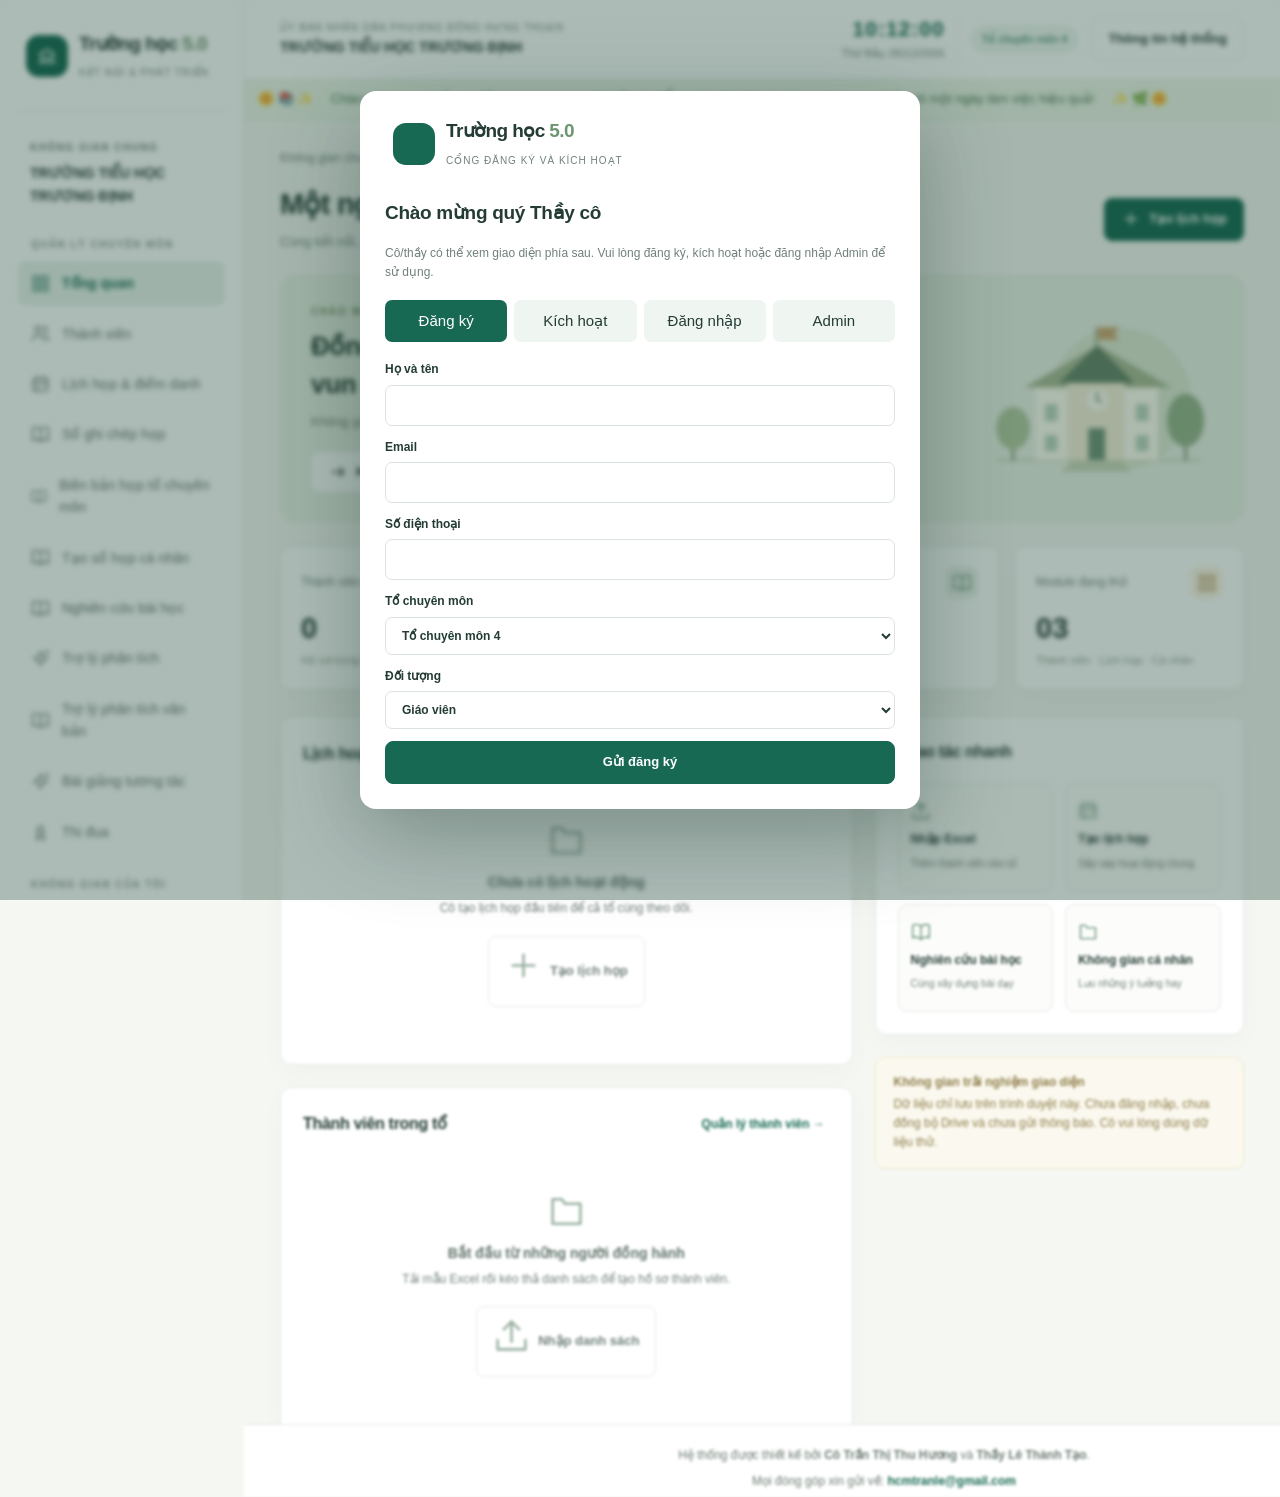
<file: ma-nguon/ban-goc-2026-10-01/Index.html>
<!doctype html>
<html lang="vi">
<head>
<meta charset="UTF-8"><meta name="viewport" content="width=device-width, initial-scale=1">
<meta name="theme-color" content="#176953">
<meta name="description" content="Không gian chuyên môn của TRƯỜNG TIỂU HỌC TRƯƠNG ĐỊNH. Bản giao diện thử nghiệm.">
<title>Trường học 5.0 · Tổ chuyên môn 4</title>
<style>
:root{--green:#176953;--green-dark:#124d3e;--mint:#e8f2ec;--ink:#243c35;--muted:#70817a;--line:#e4eae5;--paper:#f5f7f3;--white:#fff;--gold:#b0822e;--shadow:0 8px 26px #243c3506}
*{box-sizing:border-box}body{margin:0;color:var(--ink);background:var(--paper);font:15px/1.6 "Segoe UI",Arial,sans-serif}button,input,select,textarea{font:inherit}button,a,input,select,textarea{outline-offset:4px}button{cursor:pointer}button:disabled{cursor:not-allowed;opacity:.5}a{color:var(--green)}button{border:0;background:none;color:inherit}svg{vertical-align:middle}h1,h2,h3,p{margin-top:0}h1{font-size:29px;letter-spacing:-.7px;line-height:1.3;margin-bottom:8px}h2{font-size:19px;letter-spacing:-.3px}h3{font-size:16px}.app{display:flex;min-height:100vh}.sidebar{overflow-y:auto;overflow-x:hidden;overscroll-behavior:contain;max-height:100vh;width:244px;flex-shrink:0;background:var(--white);border-right:1px solid var(--line);padding:29px 18px;position:fixed;inset:0 auto 0 0;display:flex;flex-direction:column;z-index:20}.brand{display:flex;gap:11px;align-items:center;padding:0 8px 27px}.brand-mark{display:grid;place-items:center;background:var(--green);color:white;width:42px;height:42px;border-radius:13px}.brand strong{display:block;font-size:19px;letter-spacing:-.6px}.brand small{font-size:11px;color:var(--muted);letter-spacing:1.5px}.school-label{border-top:1px solid var(--line);padding:23px 12px 13px}.school-label small,.eyebrow{font-size:10px;letter-spacing:1.5px;font-weight:700;color:var(--muted);text-transform:uppercase}.school-label strong{display:block;font-size:14px;margin-top:4px}.nav-label{padding:17px 13px 8px;font-size:10px;letter-spacing:1.5px;color:#8c9891;font-weight:700}.nav{display:flex;flex-direction:column;gap:6px}.nav button{display:flex;align-items:center;gap:12px;padding:11px 13px;border-radius:8px;text-align:left;font-size:14px;color:#60736a}.nav button.active{color:var(--green);background:var(--mint);font-weight:650}.nav button:hover{background:#f0f5f1}.nav button svg{width:19px;height:19px}.sidebar-bottom{margin-top:auto;padding-top:25px}.account{border-top:1px solid var(--line);padding:20px 7px 0;display:flex;align-items:center;gap:10px}.avatar{width:38px;height:38px;border-radius:50%;background:#eaf0e4;display:inline-flex;align-items:center;justify-content:center;color:#52734e;font-weight:650;flex-shrink:0;overflow:hidden}.avatar img{width:100%;height:100%;object-fit:cover}.account strong{font-size:13px;display:block}.account small{color:var(--muted);font-size:11px}.main{margin-left:244px;width:calc(100% - 244px)}.topbar{min-height:80px;border-bottom:1px solid var(--line);background:#ffffffb8;display:flex;align-items:center;justify-content:space-between;padding:16px 36px;gap:18px}.authority{font-size:10px;letter-spacing:1px;color:var(--muted)}.school-title{font-weight:600;font-size:14px}.top-actions{display:flex;align-items:center;gap:13px}.tag{font-size:11px;border:1px solid #d8e7dc;background:#f0f7f1;padding:4px 10px;border-radius:20px;color:var(--green);white-space:nowrap}.workspace{max-width:1440px;padding:29px 36px 40px;margin:auto}.breadcrumb{font-size:12px;color:var(--muted);margin-bottom:18px}.breadcrumb span{color:#a8b3ac;padding:0 8px}.heading{display:flex;align-items:center;justify-content:space-between;gap:16px;margin-bottom:23px}.heading p{color:var(--muted);margin:0;font-size:13px}.btn{padding:10px 16px;border:1px solid var(--line);border-radius:8px;background:white;font-size:13px;font-weight:600;display:inline-flex;align-items:center;justify-content:center;gap:8px;text-decoration:none;white-space:nowrap}.btn.primary{background:var(--green);border-color:var(--green);color:white}.btn.primary:hover{background:var(--green-dark)}.btn:hover{border-color:#a8c4b6}.btn.subtle{background:transparent}.btn.danger{color:#a64242}.hero{position:relative;overflow:hidden;background:#eaf1e6;border:1px solid #dfe8d8;border-radius:14px;padding:28px 30px;min-height:194px;display:flex;justify-content:space-between;align-items:center;margin-bottom:24px}.hero-text{max-width:65%;z-index:1}.hero .eyebrow{color:#6f8c5e;letter-spacing:1.8px}.hero h2{font-size:26px;line-height:1.45;font-weight:600;margin:8px 0}.hero p{color:#73816c;font-size:13px;margin-bottom:18px}.hero-art{width:230px;max-width:32%;height:170px}.stats{display:grid;grid-template-columns:repeat(4,1fr);gap:16px;margin-bottom:26px}.stat{padding:19px 20px;border:1px solid var(--line);border-radius:11px;background:white;box-shadow:var(--shadow)}.stat-top{display:flex;align-items:center;justify-content:space-between;color:var(--muted);font-size:12px}.stat-icon{width:33px;height:33px;display:grid;place-items:center;border-radius:9px;background:#edf3ed;color:#649275}.stat-icon.gold{background:#fcf5e7;color:#b08d4e}.stat-value{font-size:29px;font-weight:650;line-height:1.2;margin:12px 0 6px}.stat-note{font-size:11px;color:#8d9b91}.columns{display:grid;grid-template-columns:1.55fr 1fr;gap:22px}.panel{background:white;border:1px solid var(--line);border-radius:12px;box-shadow:var(--shadow);padding:22px;margin-bottom:22px}.panel-head{display:flex;align-items:center;justify-content:space-between;gap:12px;margin-bottom:19px}.panel-head h2{margin:0;font-size:16px}.text-btn{color:var(--green);font-weight:600;font-size:12px;padding:5px}.empty{text-align:center;padding:35px 20px;color:var(--muted)}.empty svg{color:#99b1a1;width:37px;height:37px;margin-bottom:12px}.empty strong{display:block;color:#5f7269;font-size:14px;margin-bottom:6px}.empty p{font-size:12px;max-width:390px;margin:0 auto 17px}.quick-grid{display:grid;grid-template-columns:1fr 1fr;gap:12px}.quick{border:1px solid var(--line);text-align:left;border-radius:9px;padding:17px 12px;background:#fcfdfb}.quick svg{color:#6a9278;margin-bottom:9px}.quick strong{display:block;font-size:12px}.quick small{font-size:10px;color:var(--muted)}.quick:hover{background:var(--mint)}.notice{background:#fbf9ef;border:1px solid #eee7c9;border-radius:10px;padding:15px 18px;color:#8c7a48;font-size:12px;margin-bottom:20px}.notice strong{display:block;margin-bottom:3px}.footer{position:fixed;left:244px;right:0;bottom:0;z-index:25;background:rgba(255,255,255,.96);border-top:1px solid var(--line);font-size:11px;color:#99a49c;display:flex;justify-content:space-between;gap:12px;padding:5px 0}.toolbar{display:flex;gap:12px;align-items:center;flex-wrap:wrap;margin-bottom:19px}input,select,textarea{padding:10px 12px;border:1px solid #dce4de;border-radius:7px;background:white;color:var(--ink);min-width:0}input:focus,select:focus,textarea:focus{border-color:var(--green);outline:2px solid #dbeee3}textarea{width:100%;resize:vertical}.search{flex:1;min-width:180px}.table-wrap{overflow-x:auto}table{border-collapse:collapse;width:100%;font-size:12px;text-align:left}th{background:#f7f9f6;color:var(--muted);font-size:11px;font-weight:600;padding:13px 12px;white-space:nowrap}td{padding:15px 12px;border-bottom:1px solid #eef1ec}td.person{display:flex;align-items:center;gap:11px;min-width:190px}.person strong{font-size:13px;display:block}.person small{font-size:11px;color:var(--muted)}.badge{display:inline-block;background:#eff5ef;color:#618468;font-size:10px;border-radius:4px;padding:3px 7px}.dropzone{border:1.5px dashed #b1c9b7;border-radius:10px;background:#f7faf5;text-align:center;padding:27px;margin:16px 0}.dropzone.dragover{background:#e0efdf;border-color:var(--green)}.dropzone strong{display:block;font-size:14px;margin:8px 0}.dropzone p{font-size:12px;color:var(--muted);margin:0 0 12px}.event{display:flex;gap:14px;padding:17px 0;border-bottom:1px solid #eef1ec}.event:last-child{border-bottom:0}.date-box{background:#edf3e9;width:48px;height:58px;text-align:center;border-radius:8px;flex-shrink:0;color:#638154}.date-box strong{display:block;font-size:22px;line-height:1.1;padding-top:8px}.date-box small{font-size:10px}.event-body{flex:1}.event-body strong{font-size:13px}.event-body p{color:var(--muted);font-size:11px;margin:3px 0}.event-body .btn{padding:5px 10px;font-size:11px;margin-top:8px}.feature-grid{display:grid;grid-template-columns:repeat(3,1fr);gap:16px}.feature{border:1px solid var(--line);border-radius:10px;padding:22px;background:#fff}.feature .step{color:#9aaf9b;font-size:28px;font-weight:300}.feature p{color:var(--muted);font-size:13px}.muted{color:var(--muted)}.small{font-size:12px}.menu-toggle{display:none}.dialog{border:1px solid var(--line);border-radius:15px;width:620px;max-width:calc(100vw - 28px);max-height:90vh;padding:26px;color:var(--ink);box-shadow:0 24px 100px #0b281b33}.dialog.wide{width:960px}.dialog::backdrop{background:#173d3059;backdrop-filter:blur(3px)}.dialog-head{display:flex;justify-content:space-between;align-items:center;margin-bottom:18px}.dialog-head h2{margin:0}.dialog-close{font-size:26px;padding:0 8px}.fields{display:grid;grid-template-columns:1fr 1fr;gap:15px}.field{display:flex;flex-direction:column;gap:6px;font-size:12px;font-weight:600}.field.full{grid-column:1/-1}.dialog-actions{display:flex;justify-content:flex-end;gap:10px;margin-top:22px}.error{font-size:12px;color:#a34539;background:#fff3ee;padding:10px;border-radius:6px;margin-top:12px}.error:empty{display:none}.preview-cell input,.preview-cell select{padding:6px;width:150px;font-size:12px}.preview-cell .row-error{color:#a34539;font-size:11px;min-width:180px}.toast{position:fixed;bottom:25px;left:50%;transform:translateX(-50%);z-index:100;background:var(--green-dark);color:white;padding:12px 23px;border-radius:9px;box-shadow:0 5px 25px #0002;font-size:13px;max-width:90vw}.toast[hidden]{display:none}.note{border:1px solid var(--line);padding:18px;border-radius:10px;margin-bottom:12px}.note p{white-space:pre-wrap;overflow-wrap:anywhere;font-size:13px}.note h3{margin-bottom:7px}.check{display:flex;gap:12px;padding:13px 0;border-bottom:1px solid var(--line);align-items:center}.check input{width:18px;height:18px;accent-color:var(--green)}.check span{flex:1}.mobile-shade{display:none}body.storage-failed #storage-alert{display:block}#storage-alert{display:none}
@media(min-width:1450px){.workspace{padding-top:36px}.hero{min-height:215px}}
@media(max-width:1100px){.sidebar{width:212px}.main{margin-left:212px;width:calc(100% - 212px)}.workspace{padding:24px}.topbar{padding:16px 24px}.stats{gap:10px}.stat{padding:15px}.columns{grid-template-columns:1fr}.hero h2{font-size:23px}.feature-grid{grid-template-columns:1fr 1fr}}
@media(max-width:760px){.footer{left:0;flex-direction:column;text-align:center;gap:2px;padding:7px 10px}.content{padding-bottom:86px}.sidebar{transform:translateX(-100%);transition:transform .2s}.sidebar.open{transform:translateX(0)}.main{margin-left:0;width:100%}.menu-toggle{display:block;padding:4px}.topbar{padding:13px 16px;min-height:72px}.authority{font-size:8px;letter-spacing:.4px}.school-title{font-size:12px}.top-actions .tag{display:none}.workspace{padding:20px 16px}.heading{align-items:flex-start;flex-wrap:wrap}h1{font-size:25px}.hero{padding:22px;min-height:210px}.hero-text{max-width:100%}.hero h2{font-size:22px}.hero-art{display:none}.stats{grid-template-columns:1fr 1fr}.stat-value{font-size:26px}.panel{padding:17px}.fields{grid-template-columns:1fr}.feature-grid{grid-template-columns:1fr}.footer{flex-direction:column}.top-actions{gap:5px}.mobile-shade.show{display:block;position:fixed;inset:0;background:#0005;z-index:19}.dialog{padding:20px}.breadcrumb{font-size:11px}.toolbar .btn{flex:1}}
@media(prefers-reduced-motion:reduce){*{transition:none!important;scroll-behavior:auto!important}}

/* School welcome and always-visible Vietnamese clock. */
.topbar{position:sticky;top:0;z-index:15;background:#fff}.live-clock{text-align:right;min-width:158px;padding-right:12px;border-right:1px solid var(--line)}.live-clock time{display:block;font-size:21px;line-height:1.2;font-weight:650;letter-spacing:1px;font-variant-numeric:tabular-nums;color:var(--green)}.live-clock span{display:block;font-size:11px;color:var(--muted);margin-top:4px}.welcome-strip{overflow:hidden;border-bottom:1px solid #dce8da;background:#edf5e8;padding:9px 0;color:#47734f;font-size:13px}.welcome-track{display:inline-block;white-space:nowrap;will-change:transform;animation:welcome-right 28s linear infinite}.welcome-track span{padding:0 14px}.welcome-strip:hover .welcome-track{animation-play-state:paused}@keyframes welcome-right{from{transform:translateX(100vw)}to{transform:translateX(-100%)}}.footer{flex-direction:column;text-align:center;gap:4px;padding:20px 0 5px;line-height:1.8;color:#6d7d73;font-size:12px}.footer a{font-weight:600;text-decoration:none}.brand small{font-size:10px;letter-spacing:1px;white-space:nowrap}@media(max-width:1100px){.top-actions .tag{display:none}}@media(max-width:760px){.topbar{gap:7px;align-items:center}.top-actions{flex-shrink:0}.live-clock{min-width:125px;border:0;padding:0}.live-clock time{font-size:19px}.live-clock span{font-size:10px}.top-actions #about-preview{display:none}.authority{font-size:8px}.school-title{font-size:11px}.welcome-strip{font-size:12px}}@media(prefers-reduced-motion:reduce){.welcome-track{animation:none;transform:none;white-space:normal;padding:0 16px;text-align:center}.welcome-strip{overflow:visible}}

.role-switch{width:100%;text-align:left;background:transparent;border:0;cursor:pointer}.role-switch:hover{background:#f1f6f2;border-radius:9px}.role-switch:focus-visible{outline:2px solid var(--green)}.admin-only{display:none!important}body.is-admin .admin-only{display:flex!important}.admin-banner{display:flex;gap:14px;align-items:center;background:#edf4ff;border:1px solid #d7e5f7;color:#345778;padding:15px 18px;border-radius:10px;margin-bottom:20px}.admin-banner svg{flex-shrink:0}.approval-row{display:grid;grid-template-columns:1.5fr 1fr 1fr auto;gap:14px;align-items:center;padding:15px 0;border-bottom:1px solid var(--line)}.approval-row:last-child{border-bottom:0}.approval-row strong,.approval-row small{display:block}.approval-row small{color:var(--muted)}.status-approved{background:#e5f4e9;color:#34704a}.status-pending{background:#fff3dc;color:#8a641f}@media(max-width:760px){.approval-row{grid-template-columns:1fr}.approval-row .btn{width:100%}}

.main{min-height:100vh;display:flex;flex-direction:column}.workspace{width:100%;min-height:calc(100vh - 122px);display:flex;flex-direction:column}.workspace>.footer{margin-top:auto;width:100%;border-top:1px solid var(--line)}
</style>
<script defer src="https://cdn.sheetjs.com/xlsx-0.20.3/package/dist/xlsx.full.min.js"></script>
</head>
<body>
<div class="app">
<aside class="sidebar" id="sidebar" aria-label="Điều hướng chính">
<div class="brand"><span class="brand-mark" data-icon="school"></span><div><strong>Trường học <span style="color:#6e9571">5.0</span></strong><small>KẾT NỐI & PHÁT TRIỂN</small></div></div>
<div class="school-label"><small>KHÔNG GIAN CHUNG</small><strong>TRƯỜNG TIỂU HỌC TRƯƠNG ĐỊNH</strong></div>
<div class="nav-label">QUẢN LÝ CHUYÊN MÔN</div>
<nav class="nav" id="nav"></nav>
<div class="sidebar-bottom"><div class="notice"><strong>Cùng nhau, mỗi ngày tốt hơn</strong>Một không gian để thầy cô chia sẻ và đồng hành.</div>
<button class="account role-switch" id="role-switch" type="button" aria-label="Chuyển sang quyền Admin"><span class="avatar" id="role-avatar">TT</span><div><strong id="role-label">Vai trò xem thử: Tổ trưởng</strong><small id="role-hint">Bấm để chuyển sang Admin</small></div></button></div>
</aside>
<div class="mobile-shade" id="shade"></div>
<div class="main">
<header class="topbar"><div style="display:flex;gap:12px;align-items:center"><button class="menu-toggle" id="menu-toggle" aria-label="Mở điều hướng" aria-expanded="false" data-icon="menu"></button><div><div class="authority">ỦY BAN NHÂN DÂN PHƯỜNG ĐÔNG HƯNG THUẬN</div><div class="school-title">TRƯỜNG TIỂU HỌC TRƯƠNG ĐỊNH</div></div></div>
<div class="top-actions"><div class="live-clock" aria-label="Ngày giờ Việt Nam"><time id="live-time">--:--:--</time><span id="live-date"></span></div><span class="tag">Tổ chuyên môn 4</span><button class="btn subtle" id="about-preview">Thông tin hệ thống</button></div></header>
<div class="welcome-strip" aria-label="Lời chào mừng"><div class="welcome-track"><span aria-hidden="true">🌼 📚 ✨</span> Chào mừng quý Thầy cô Tổ chuyên môn 4 - TRƯỜNG TIỂU HỌC TRƯƠNG ĐỊNH. Chúc quý Thầy cô một ngày làm việc hiệu quả! <span aria-hidden="true">✨ 🌿 🌼</span></div></div>
<main class="workspace" id="main" tabindex="-1"></main>
</div></div>
<dialog class="dialog" id="dialog" aria-labelledby="dialog-title"></dialog>
<div class="toast" id="toast" role="status" hidden></div>
<noscript>Vui lòng bật JavaScript để sử dụng giao diện Trường học 5.0.</noscript>
<script>/* Shared validation and import logic. No network or storage side effects. */
(function(root, factory) {
  const api = factory();
  if (typeof module === 'object' && module.exports) module.exports = api;
  else root.SchoolModel = api;
})(typeof globalThis !== 'undefined' ? globalThis : this, function() {
  const headers = ['Họ và tên','Email','Số điện thoại','Chức danh','Lớp dạy'];
  const roles = ['Tổ trưởng','Tổ phó','Tổ viên'];
  const normalizeEmail = value => String(value || '').trim().toLowerCase();
  function validateMember(input) {
    const value = Object.fromEntries(['name','email','phone','role','className'].map(k => [k,String(input[k] || '').trim()]));
    value.email = normalizeEmail(value.email);
    const errors = [];
    if (!value.name || value.name.length > 100) errors.push('Họ và tên phải có từ 1 đến 100 ký tự');
    if (!/^[^\s@]+@[^\s@]+\.[^\s@]+$/.test(value.email) || value.email.length > 254) errors.push('Email không hợp lệ');
    if (value.phone && !/^\+?[\d ()-]{8,20}$/.test(value.phone)) errors.push('Số điện thoại không hợp lệ');
    if (!roles.includes(value.role)) errors.push('Chức danh phải là Tổ trưởng, Tổ phó hoặc Tổ viên');
    if (value.className.length > 80) errors.push('Lớp dạy tối đa 80 ký tự');
    return {value,errors};
  }
  function previewImport(matrix, existing) {
    if (!Array.isArray(matrix) || !matrix.length) throw new Error('File chưa có dữ liệu.');
    const first = matrix[0].map(v => String(v || '').trim());
    const missing = headers.filter(h => !first.includes(h));
    if (missing.length) throw new Error('Thiếu cột: ' + missing.join(', '));
    if (headers.some(h => first.filter(v => v === h).length !== 1)) throw new Error('File có tên cột bị trùng.');
    if (matrix.length > 501) throw new Error('Mỗi lần nhập tối đa 500 dòng. Vui lòng chia nhỏ file.');
    const seen = new Set(), emails = new Set(existing.map(m => normalizeEmail(m.email)));
    return matrix.slice(1).map((row, i) => {
      if (row.every(v => !String(v ?? '').trim())) return null;
      const data = Object.fromEntries(['name','email','phone','role','className'].map((k,n) => [k,row[first.indexOf(headers[n])]]));
      const {value, errors} = validateMember(data);
      if (seen.has(value.email)) errors.push('Email trùng trong file');
      seen.add(value.email);
      return {line:i+2, value, errors, duplicate:emails.has(value.email)};
    }).filter(Boolean);
  }
  function mergeImport(existing, rows, mode, makeId) {
    if (!['skip','update'].includes(mode)) throw new Error('Cách xử lý trùng không hợp lệ.');
    if (!rows.length || rows.some(r => r.errors.length)) throw new Error('Cần sửa hết lỗi trước khi nhập.');
    const next = existing.map(m => ({...m}));
    let added = 0, updated = 0, skipped = 0;
    rows.forEach(({value}) => {
      const index = next.findIndex(m => normalizeEmail(m.email) === value.email);
      if (index >= 0) {
        if (mode === 'update') { next[index] = {...next[index],...value}; updated++; }
        else skipped++;
      } else { next.push({...value,id:makeId(),photo:''}); added++; }
    });
    return {members:next,added,updated,skipped};
  }
  return {headers,roles,normalizeEmail,validateMember,previewImport,mergeImport};
});
</script>
<script>
'use strict';
const $ = (selector, root=document) => root.querySelector(selector);
const $$ = (selector, root=document) => [...root.querySelectorAll(selector)];
const esc = value => String(value ?? '').replace(/[&<>"']/g, c => ({'&':'&amp;','<':'&lt;','>':'&gt;','"':'&quot;',"'":'&#39;'}[c]));
const paths = {
  school:'M3 10 12 4l9 6M5 9v11h14V9M9 20v-6h6v6M9 10h.01M15 10h.01M2 20h20',
  grid:'M3 3h7v7H3zM14 3h7v7h-7zM3 14h7v7H3zM14 14h7v7h-7z',
  users:'M16 21v-2a4 4 0 0 0-4-4H6a4 4 0 0 0-4 4v2M16 3a4 4 0 0 1 0 8M22 21v-2a4 4 0 0 0-3-3.87M13 7a4 4 0 1 1-8 0 4 4 0 0 1 8 0',
  calendar:'M8 2v4M16 2v4M3 10h18M5 4h14a2 2 0 0 1 2 2v14H3V6a2 2 0 0 1 2-2M7 14h2M15 14h2M7 18h2',
  book:'M12 5v16M12 5C8 2 4 3 2 4v15c4-2 7-1 10 2 3-3 6-4 10-2V4c-4-2-7-1-10 1',
  spark:'m12 3 2.5 6.5L21 12l-6.5 2.5L12 21l-2.5-6.5L3 12l6.5-2.5L12 3M20 2v4M18 4h4',
  folder:'M3 7V4h6l2 3h10v13H3V7z',
  award:'M16 8a4 4 0 1 1-8 0 4 4 0 0 1 8 0M9 12l-2 9 5-3 5 3-2-9',
  settings:'M12 8a4 4 0 1 0 0 8 4 4 0 0 0 0-8M12 2v3M12 19v3M2 12h3M19 12h3M5 5l2 2M17 17l2 2M5 19l2-2M17 7l2-2',
  plus:'M12 5v14M5 12h14',upload:'M12 16V3m-5 5 5-5 5 5M3 15v6h18v-6',
  download:'M12 3v13m-5-5 5 5 5-5M3 16v5h18v-5',arrow:'M5 12h14m-5-5 5 5-5 5',
  menu:'M3 6h18M3 12h18M3 18h18',check:'m5 12 4 4L19 6',clock:'M12 8v5l3 2M22 12a10 10 0 1 1-20 0 10 10 0 0 1 20 0',
  edit:'m16 3 5 5-12 12H4v-5L16 3z',shield:'M12 3 3 7v6c0 5 9 9 9 9s9-4 9-9V7l-9-4',
};
const icon = name => '<svg width="20" height="20" viewBox="0 0 24 24" fill="none" stroke="currentColor" stroke-width="1.65" stroke-linecap="round" stroke-linejoin="round" aria-hidden="true"><path d="'+(paths[name] || paths.folder)+'"/></svg>';
$$('[data-icon]').forEach(el => el.innerHTML = icon(el.dataset.icon));
const Model = SchoolModel, KEY='truonghoc50.preview.v1', ROLE_KEY='truonghoc50.preview.role';
const uid = () => globalThis.crypto?.randomUUID?.() || Date.now().toString(36)+Math.random().toString(36).slice(2);
const sampleApprovals=[];
let data={members:[],events:[],notes:[],approvals:sampleApprovals.map(x=>({...x}))}, storageProblem='', page='overview', pendingRows=[], previewRole=localStorage.getItem(ROLE_KEY)==='admin'?'admin':'leader';
try {
  const saved=localStorage.getItem(KEY);
  if(saved) {
    const parsed=JSON.parse(saved);
    if(!parsed || !['members','events','notes'].every(k=>Array.isArray(parsed[k]))) throw Error('Dữ liệu cũ không đúng định dạng.');
    data={...parsed,approvals:Array.isArray(parsed.approvals)?parsed.approvals:sampleApprovals.map(x=>({...x}))};
  }
} catch(e) { storageProblem='Không đọc được dữ liệu trên trình duyệt. Dữ liệu mới chỉ giữ trong phiên hiện tại.'; }
function persist(next) {
  try { localStorage.setItem(KEY,JSON.stringify(next)); }
  catch(e) { toast('Không lưu được: bộ nhớ trình duyệt không khả dụng hoặc đã đầy. Thay đổi chưa được áp dụng.'); return false; }
  data=next; return true;
}
let toastTimer;
function toast(message) { $('#toast').textContent=message; $('#toast').hidden=false; clearTimeout(toastTimer); toastTimer=setTimeout(()=>$('#toast').hidden=true,5500); }
const navItems=[['overview','grid','Tổng quan'],['admin','shield','Quản trị','admin-only'],['modules','spark','Quản lý Module','admin-only'],['permissions','shield','Phân quyền người dùng','admin-only'],['links','folder','Liên kết hệ thống','admin-only'],['members','users','Thành viên'],['meetings','calendar','Lịch họp & điểm danh'],['notebooks','book','Sổ ghi chép họp'],['minutes','book','Biên bản họp tổ chuyên môn'],['personalNotebook','book','Tạo sổ họp cá nhân'],['research','book','Nghiên cứu bài học'],['analysis','spark','Trợ lý phân tích'],['textAssistant','book','Trợ lý phân tích văn bản'],['lessons','spark','Bài giảng tương tác'],['awards','award','Thi đua'],['personal','folder','Không gian cá nhân'],['settings','settings','Cài đặt']];
$('#nav').innerHTML=navItems.map(([id,i,title,extra],n)=>(id==='personal'?'<div class="nav-label">KHÔNG GIAN CỦA TÔI</div>':'')+'<button class="'+(extra||'')+'" data-page="'+id+'">'+icon(i)+title+'</button>').join('');
$('#nav').addEventListener('click',e=>{const btn=e.target.closest('[data-page]');if(btn) navigate(btn.dataset.page);});
function closeMenu(){ $('#sidebar').classList.remove('open');$('#shade').classList.remove('show');$('#menu-toggle').setAttribute('aria-expanded','false'); }
$('#menu-toggle').onclick=()=>{ const opened=$('#sidebar').classList.toggle('open');$('#shade').classList.toggle('show',opened);$('#menu-toggle').setAttribute('aria-expanded',String(opened)); };
$('#shade').onclick=closeMenu;
function updateRoleUI(){const admin=previewRole==='admin';document.body.classList.toggle('is-admin',admin);$('#role-avatar').textContent=admin?'AD':'TT';$('#role-label').textContent='Vai trò xem thử: '+(admin?'Admin':'Tổ trưởng');$('#role-hint').textContent=admin?'Bấm để về Tổ trưởng':'Bấm để chuyển sang Admin';$('#role-switch').setAttribute('aria-label',admin?'Chuyển về quyền Tổ trưởng':'Chuyển sang quyền Admin');}
$('#role-switch').onclick=()=>{previewRole=previewRole==='admin'?'leader':'admin';localStorage.setItem(ROLE_KEY,previewRole);if(previewRole!=='admin'&&page==='admin')page='overview';updateRoleUI();render();toast(previewRole==='admin'?'Đã chuyển sang chế độ xem thử quyền Admin.':'Đã trở về chế độ xem thử quyền Tổ trưởng.');};
updateRoleUI();
function navigate(id) {page=id;closeMenu();render();$('#main').focus({preventScroll:true});window.scrollTo(0,0);}
function heading(title,description,actions=''){return '<div class="heading"><div><h1>'+title+'</h1><p>'+description+'</p></div><div>'+actions+'</div></div>';}
function button(label,action,i='plus',primary=false){return '<button class="btn'+(primary?' primary':'')+'" data-action="'+action+'">'+icon(i)+label+'</button>';}
const previewNotice='<div class="notice"><strong>Không gian trải nghiệm giao diện</strong>Dữ liệu chỉ lưu trên trình duyệt này. Chưa đăng nhập, chưa đồng bộ Drive và chưa gửi thông báo. Cô vui lòng dùng dữ liệu thử.</div>';
function empty(title,description,action=''){return '<div class="empty">'+icon('folder')+'<strong>'+title+'</strong><p>'+description+'</p>'+action+'</div>';}
function initials(name){return String(name).trim().split(/\s+/).slice(-2).map(s=>s[0]||'').join('').toUpperCase();}
function avatar(m){const photo=typeof m.photo==='string' && /^data:image\/(png|jpeg|webp);base64,[A-Za-z0-9+/=]+$/.test(m.photo)?'<img src="'+m.photo+'" alt="">':esc(initials(m.name));return '<span class="avatar">'+photo+'</span>';}
function moduleManager(){return heading('Quản lý Module','Tạo và cập nhật module, URL triển khai, Apps Script và thư mục Drive.')+'<section class="panel"><form id="live-module-form" class="fields"><label class="field">Icon (emoji)<input name="icon" placeholder="Tự gợi ý nếu để trống"></label><label class="field">Trạng thái<select name="status"><option>LIVE</option><option>DRAFT</option><option>PAUSED</option></select></label><label class="field full">Tên module *<input name="name" required></label><label class="field full">Mô tả<textarea name="description" rows="3"></textarea></label><label class="field">URL deploy<input name="deployUrl" type="url"></label><label class="field">Script URL<input name="scriptUrl" type="url"></label><label class="field full">Drive URL<input name="driveUrl" type="url"></label><label class="field"><input name="visible" type="checkbox" checked> Hiển thị cho người dùng</label><div class="field full"><button class="btn primary">Lưu Module</button><p id="module-result" class="small muted"></p></div></form></section><section class="panel"><h2>Danh sách Module</h2><div id="live-module-list">Đang tải...</div></section>';}
function systemLinksPage(){return heading('Liên kết hệ thống','Các liên kết quản trị và kho dữ liệu của dự án.')+'<section class="panel" id="live-links">Đang tải...</section>';}
function permissionsManager(){return heading('Phân quyền người dùng','Admin chọn riêng từng nhóm tính năng được phép sử dụng.')+'<section class="panel"><div id="live-permissions">Đang tải danh sách tài khoản...</div></section>';}
function notebooks(){return heading('Sổ ghi chép họp','Ghi nội dung họp, xem trước, chèn chữ ký và xuất Google Docs/PDF theo thứ tự thời gian.')+'<section class="panel"><div id="notebook-live-preview" style="border:1px solid #d9e2dc;border-radius:12px;padding:22px;margin-bottom:22px;background:#fff"><div style="width:max-content;max-width:100%;text-align:center;line-height:1.45;white-space:nowrap"><div>ỦY BAN NHÂN DÂN PHƯỜNG ĐÔNG HƯNG THUẬN</div><div><strong>TRƯỜNG TIỂU HỌC TRƯƠNG ĐỊNH</strong></div><div>_______________________________________</div></div><h2 style="text-align:center" data-preview="title">SỔ HỌP</h2><p style="text-align:center" data-preview="time">Thời gian: ...</p><p style="text-align:center" data-preview="chair">Người chủ trì: ...</p><p data-preview="attendees">Người dự họp: ...</p><h3 style="text-align:center">Nội dung</h3><div data-preview="content" style="white-space:pre-wrap;min-height:80px">Nội dung nhập sẽ hiển thị tại đây.</div><div style="text-align:right;margin-top:28px"><div>Giáo viên</div><img id="signature-preview" alt="Xem trước chữ ký" style="display:none;max-width:130px;max-height:80px;margin:8px 0 8px auto"><strong data-preview="creator" style="display:block">Tên người tạo sổ</strong></div></div><form id="server-notebook" class="fields"><label class="field">Tên sổ họp *<input name="title" required placeholder="Ví dụ: Sinh hoạt chuyên môn tuần 1"></label><label class="field">Thời gian *<input name="meetingTime" required value="'+new Date().toLocaleString('vi-VN')+'"></label><label class="field full">Người chủ trì *<input name="chair" required></label><label class="field full">Người tạo sổ *<input name="creator" required placeholder="Tự nhập họ tên người tạo sổ"></label><label class="field full">Người dự họp<input name="attendees"></label><label class="field full">Nội dung triển khai *<textarea name="content" rows="10" required></textarea></label><div class="field full"><strong>Chữ ký PNG/JPG (tối đa 1 MB)</strong><div id="signature-drop" style="border:2px dashed #9bb8aa;border-radius:12px;padding:18px;text-align:center;margin-top:8px;cursor:pointer">Kéo và thả chữ ký vào đây hoặc nhấn để chọn ảnh<input id="server-signature" type="file" accept="image/png,image/jpeg,image/webp" hidden></div></div><div class="field full signature-box"><span>Giáo viên</span><strong id="signer-name"></strong></div><div class="field full"><button class="btn primary" type="submit">Lưu sổ họp</button><p id="notebook-result" class="small muted"></p></div></form></section><section class="panel"><div class="panel-head"><h2>Sổ họp đã lưu</h2><span class="badge">Dữ liệu thật</span></div><div id="server-notebook-list">Đang tải danh sách...</div></section>';}
function render() {
  $$('#nav button').forEach(b=>{b.classList.toggle('active',b.dataset.page===page);b.setAttribute('aria-current',b.dataset.page===page?'page':'false');});
  const title=navItems.find(n=>n[0]===page)?.[2]||'Tổng quan';
  $('#main').innerHTML='<div class="breadcrumb">Không gian chung <span>/</span> '+esc(currentTeamName())+' <span>/</span> '+title+'</div>'+(storageProblem?'<div class="error" role="alert">'+esc(storageProblem)+'</div>':'')+({overview:overview,admin:adminPanel,members:members,meetings:meetings,notebooks:notebooks,minutes:meetingMinutes,personalNotebook:personalNotebook,modules:moduleManager,permissions:permissionsManager,links:systemLinksPage,research:research,analysis:analysisAssistant,textAssistant:textAssistant,lessons:lessons,awards:awards,personal:personal,settings:settings}[page]||overview)()+'<footer class="footer"><span>Hệ thống được thiết kế bởi <strong>Cô Trần Thị Thu Hương</strong> và <strong>Thầy Lê Thành Tạo</strong>.</span><span>Mọi đóng góp xin gửi về: <a href="mailto:hcmtranle@gmail.com">hcmtranle@gmail.com</a></span></footer>';
  bindPage();
}
function stat(label,value,note,i,gold=false){return '<div class="stat"><div class="stat-top">'+label+'<span class="stat-icon'+(gold?' gold':'')+'">'+icon(i)+'</span></div><div class="stat-value">'+value+'</div><div class="stat-note">'+note+'</div></div>';}
const schoolArt='<svg class="hero-art" viewBox="0 0 260 190" fill="none" aria-hidden="true"><circle cx="155" cy="95" r="80" fill="#dde8d3"/><path d="M15 164h230" stroke="#bfd1b5" stroke-width="2"/><path d="M59 81h139v83H59z" fill="#fffdf3"/><path d="m47 82 83-48 83 48" fill="#a8b895"/><path d="M95 77h65v87H95z" fill="#f5efd9"/><path d="m86 77 43-43 42 43" fill="#668369"/><path d="M119 128h19v36h-19z" fill="#71937b"/><path d="M70 101h14v19H70zM173 101h14v19h-14zM70 136h14v18H70zM173 136h14v18h-14z" fill="#bad3be"/><circle cx="129" cy="96" r="12" fill="#fffdf6"/><path d="M129 87v9l5 3" stroke="#6a846b" stroke-width="2"/><path d="M128 34V14" stroke="#8a9e7a" stroke-width="2"/><path d="M130 14h24l-6 7 6 7h-24" fill="#cba671"/><path d="M34 165v-29M229 165v-41" stroke="#7f9673" stroke-width="3"/><ellipse cx="34" cy="128" rx="19" ry="24" fill="#b1c8a0"/><ellipse cx="229" cy="119" rx="21" ry="30" fill="#97b38d"/><path d="M102 164h52l14 13H88z" fill="#cbd6bb"/></svg>';
function overview(){
 const upcoming=data.events.filter(e=>new Date(e.when)>=new Date()).sort((a,b)=>a.when.localeCompare(b.when));
 return heading('Một ngày cùng tổ chuyên môn','Cùng kết nối, chia sẻ và phát triển chuyên môn mỗi ngày.',button('Tạo lịch họp','new-meeting','plus',true))+
 '<section class="hero"><div class="hero-text"><div class="eyebrow">CHÀO MỪNG ĐẾN VỚI TRƯỜNG HỌC 5.0</div><h2>Đồng hành cùng thầy cô,<br>vun đắp những bài học hay.</h2><p>Không gian chuyên môn chung của Tổ chuyên môn 4.</p>'+button('Khám phá thành viên','go-members','arrow')+'</div>'+schoolArt+'</section>'+
 '<div class="stats">'+stat('Thành viên',data.members.length,'Hồ sơ trong bản xem thử','users')+stat('Lịch sắp tới',upcoming.length,'Lịch họp và sinh hoạt tổ','calendar')+stat('Ghi chú cá nhân',data.notes.length,'Lưu trên trình duyệt này','book')+stat('Module đang thử','03','Thành viên · Lịch họp · Cá nhân','grid',true)+'</div>'+
 '<div class="columns"><div><section class="panel"><div class="panel-head"><h2>Lịch hoạt động sắp tới</h2><button class="text-btn" data-action="go-meetings">Xem tất cả →</button></div>'+(upcoming.length?upcoming.slice(0,3).map(eventCard).join(''):empty('Chưa có lịch hoạt động','Cô tạo lịch họp đầu tiên để cả tổ cùng theo dõi.',button('Tạo lịch họp','new-meeting','plus')))+'</section><section class="panel"><div class="panel-head"><h2>Thành viên trong tổ</h2><button class="text-btn" data-action="go-members">Quản lý thành viên →</button></div>'+(data.members.length?'<div style="display:flex;gap:10px;flex-wrap:wrap">'+data.members.slice(0,8).map(m=>'<div title="'+esc(m.name)+'">'+avatar(m)+'</div>').join('')+'</div>':empty('Bắt đầu từ những người đồng hành','Tải mẫu Excel rồi kéo thả danh sách để tạo hồ sơ thành viên.',button('Nhập danh sách','import','upload')))+'</section></div>'+
 '<div><section class="panel"><div class="panel-head"><h2>Thao tác nhanh</h2></div><div class="quick-grid">'+[['import','upload','Nhập Excel','Thêm thành viên vào tổ'],['new-meeting','calendar','Tạo lịch họp','Sắp xếp hoạt động chung'],['go-research','book','Nghiên cứu bài học','Cùng xây dựng bài dạy'],['go-personal','folder','Không gian cá nhân','Lưu những ý tưởng hay']].map(([a,i,t,s])=>'<button class="quick" data-action="'+a+'">'+icon(i)+'<strong>'+t+'</strong><small>'+s+'</small></button>').join('')+'</div></section>'+previewNotice+'</div></div>';
}

function adminPanel(){
 if(previewRole!=='admin')return overview();
 const pending=data.approvals.filter(x=>x.status==='pending').length,approved=data.approvals.filter(x=>x.status==='approved').length;
 return heading('Bảng điều khiển Admin','Chạy thử quy trình duyệt giáo viên và theo dõi không gian toàn trường.')+
 '<div class="admin-banner">'+icon('shield')+'<div><strong>Đang xem thử với quyền Admin</strong><div class="small">Đây là mô phỏng giao diện. Chưa tạo tài khoản thật, chưa gửi email và chưa cấp quyền Drive.</div></div></div>'+
 '<div class="stats">'+stat('Chờ phê duyệt',pending,'Yêu cầu đăng ký mẫu','clock')+stat('Đã duyệt thử',approved,'Chỉ lưu trên trình duyệt','check')+stat('Thành viên',data.members.length,'Hồ sơ của Tổ chuyên môn 4','users')+stat('Không gian',2,'Chung của trường · Cá nhân','folder',true)+'</div>'+
 '<section class="panel"><div class="panel-head"><h2>Yêu cầu đăng ký</h2><span class="badge">Dữ liệu minh họa</span></div>'+(data.approvals.length?data.approvals.map(a=>'<div class="approval-row"><div><strong>'+esc(a.name)+'</strong><small>'+esc(a.email)+'</small></div><div><small>Điện thoại</small>'+esc(a.phone)+'</div><div><span class="badge '+(a.status==='approved'?'status-approved':'status-pending')+'">'+(a.status==='approved'?'Đã duyệt thử':'Chờ duyệt')+'</span></div><div>'+(a.status==='pending'?'<button class="btn primary" data-approve="'+esc(a.id)+'">'+icon('check')+'Duyệt thử</button>':'<span class="small muted">Đã tạo không gian mẫu</span>')+'</div></div>').join(''):empty('Không có yêu cầu đăng ký','Danh sách yêu cầu đang trống.'))+'</section>'+
 '<section class="panel"><div class="panel-head"><h2>Phạm vi quản trị</h2></div><div class="check"><span>Quản lý tổ và thành viên</span><span class="badge status-approved">Có quyền</span></div><div class="check"><span>Duyệt đăng ký và tạo không gian cá nhân</span><span class="badge status-approved">Chạy thử</span></div><div class="check"><span>Cấu hình Drive, Gemini và thông báo</span><span class="badge">Chưa kết nối</span></div></section>';
}
function members(){return heading('Thành viên trong tổ','Mỗi thầy cô là một phần của tập thể Trương Định.',button('Thêm thành viên','new-member','plus',true))+'<section class="panel"><div class="toolbar"><input id="member-search" class="search" aria-label="Tìm thành viên" placeholder="Tìm họ tên, email hoặc lớp dạy…"><select id="role-filter" aria-label="Lọc chức danh"><option value="">Tất cả chức danh</option>'+Model.roles.map(r=>'<option>'+r+'</option>').join('')+'</select>'+button('Tải mẫu Excel','template','download')+button('Nhập Excel','import','upload')+'</div><div id="member-table">'+memberTable(data.members)+'</div></section>'+previewNotice;}
function memberTable(list){return list.length?'<div class="table-wrap"><table><thead><tr><th>GIÁO VIÊN</th><th>CHỨC DANH</th><th>LỚP DẠY</th><th>ĐIỆN THOẠI</th><th>HỒ SƠ</th></tr></thead><tbody>'+list.map(m=>'<tr><td class="person">'+avatar(m)+'<div><strong>'+esc(m.name)+'</strong><small>'+esc(m.email)+'</small></div></td><td><span class="badge">'+esc(m.role)+'</span></td><td>'+esc(m.className||'—')+'</td><td>'+esc(m.phone||'—')+'</td><td><button class="text-btn" data-edit-member="'+esc(m.id)+'" aria-label="Sửa hồ sơ '+esc(m.name)+'">Chỉnh sửa</button></td></tr>').join('')+'</tbody></table></div>':empty('Chưa có thành viên phù hợp','Cô có thể thêm từng thành viên hoặc nhập danh sách từ file Excel.');}
function eventCard(e){const d=new Date(e.when);return '<div class="event"><div class="date-box"><strong>'+d.getDate()+'</strong><small>TH '+(d.getMonth()+1)+'</small></div><div class="event-body"><strong>'+esc(e.title)+'</strong><p>'+d.toLocaleString('vi-VN',{hour:'2-digit',minute:'2-digit',day:'2-digit',month:'2-digit',year:'numeric'})+' · '+esc(e.place)+'</p><p>'+esc(e.description||'Sinh hoạt chuyên môn của tổ')+'</p><button class="btn" data-attend="'+esc(e.id)+'">'+icon('check')+'Điểm danh ('+Object.values(e.attendance||{}).filter(Boolean).length+')</button> <button class="text-btn" data-edit-event="'+esc(e.id)+'">Sửa lịch</button></div></div>';}
function meetings(){return heading('Lịch họp & điểm danh','Tạo lịch Google Calendar, gửi email, tạo Google Meet và phân công thư ký.',button('Tạo lịch họp','new-meeting','plus',true))+'<section class="panel"><div class="panel-head"><h2>Lịch hoạt động của tổ</h2><span class="badge">Dữ liệu thật</span></div><div id="server-meetings">Đang tải lịch...</div></section>'; }
function roadmap(title,subtitle,items){return heading(title,subtitle)+'<div class="notice"><strong>Phác thảo module · Chưa kích hoạt</strong>Các bước dưới đây giúp cô góp ý về bố cục và quy trình. Bản này chưa xử lý nghiệp vụ của module.</div><div class="feature-grid">'+items.map(([t,d],i)=>'<section class="feature"><span class="step">0'+(i+1)+'</span><h3>'+t+'</h3><p>'+d+'</p><span class="badge">Dự kiến</span></section>').join('')+'</div>';}
function meetingMinutes(){return heading('Biên bản họp tổ chuyên môn','Lưu thật trên Google Drive của hcmtranle@gmail.com trong 365 ngày; có thể xuất Google Docs, PDF và Word.')+'<section class="panel"><div id="minutes-preview" style="border:1px solid #d9e2dc;border-radius:12px;padding:22px;margin-bottom:22px;background:#fff"><div style="width:max-content;max-width:100%;text-align:center;line-height:1.45;white-space:nowrap"><div>ỦY BAN NHÂN DÂN PHƯỜNG ĐÔNG HƯNG THUẬN</div><div><strong>TRƯỜNG TIỂU HỌC TRƯƠNG ĐỊNH</strong></div><div><strong>TỔ CHUYÊN MÔN 4</strong></div><div>_______________________________________</div></div><h2 style="text-align:center">BIÊN BẢN HỌP TỔ CHUYÊN MÔN</h2><h3 style="text-align:center" data-minutes-preview="title">Tên cuộc họp/chuyên đề</h3><p data-minutes-preview="meta">Thời gian · Địa điểm</p><p data-minutes-preview="people">Chủ trì · Thư ký</p><hr><strong>I. Nội dung cuộc họp</strong><p data-minutes-preview="agenda">...</p><strong>II. Nghiên cứu bài học/chuyên đề</strong><p data-minutes-preview="researchTopic">...</p><strong>III. Minh chứng học tập của học sinh</strong><p data-minutes-preview="evidence">...</p><strong>IV. Ý kiến thảo luận</strong><p data-minutes-preview="discussion">...</p><strong>V. Kết luận</strong><p data-minutes-preview="conclusion">...</p><strong>VI. Phân công thực hiện</strong><p data-minutes-preview="assignments">...</p><p data-minutes-preview="ending">Cuộc họp kết thúc lúc .... giờ .... phút cùng ngày. Tất cả các thành viên tham gia dự họp thống nhất với nội dung cuộc họp./.</p></div><form id="minutes-form" class="fields"><label class="field full">Tên cuộc họp/chuyên đề *<input name="title" required placeholder="Ví dụ: Sinh hoạt chuyên môn tháng 9"></label><label class="field">Thời gian *<input name="meetingTime" required value="'+new Date().toLocaleString('vi-VN')+'"></label><label class="field">Địa điểm<input name="location" placeholder="Phòng họp/Tổ chuyên môn"></label><label class="field">Người chủ trì *<input name="chair" required></label><label class="field">Thư ký *<input name="secretary" required></label><label class="field">Đại diện Ban giám hiệu<input name="principalRepresentative"></label><label class="field full">Thành phần tham dự<textarea name="attendees" rows="3"></textarea></label><label class="field full">I. Nội dung cuộc họp *<textarea name="agenda" rows="5" required></textarea></label><label class="field full">II. Nội dung nghiên cứu bài học/chuyên đề<textarea name="researchTopic" rows="4"></textarea></label><label class="field full">III. Minh chứng và biểu hiện học tập của học sinh<textarea name="evidence" rows="4"></textarea></label><label class="field full">IV. Ý kiến thảo luận *<textarea name="discussion" rows="6" required></textarea></label><label class="field full">V. Kết luận của chủ trì *<textarea name="conclusion" rows="5" required></textarea></label><label class="field full">VI. Phân công và thời hạn thực hiện<textarea name="assignments" rows="4"></textarea></label><label class="field">Giờ kết thúc<input name="endHour" inputmode="numeric" maxlength="2" placeholder="giờ"></label><label class="field">Phút kết thúc<input name="endMinute" inputmode="numeric" maxlength="2" placeholder="phút"></label><div class="field full"><strong>Chữ ký PNG/JPG (kéo thả hoặc bấm chọn)</strong><div style="display:grid;grid-template-columns:repeat(auto-fit,minmax(210px,1fr));gap:12px;margin-top:8px"><label class="drop-zone minute-sign">Thư ký<input type="file" name="secretarySignature" accept="image/png,image/jpeg,image/webp"></label><label class="drop-zone minute-sign">Đại diện Ban giám hiệu<input type="file" name="principalSignature" accept="image/png,image/jpeg,image/webp"></label><label class="drop-zone minute-sign">Chủ trì<input type="file" name="chairSignature" accept="image/png,image/jpeg,image/webp"></label><label class="drop-zone minute-sign">Các thành viên dự họp<input type="file" name="attendeesSignature" accept="image/png,image/jpeg,image/webp"></label></div></div><div class="field full"><button class="btn primary" type="submit">Lưu biên bản</button><p id="minutes-result" class="small muted"></p></div></form></section><section class="panel"><div class="panel-head"><h2>Biên bản đã lưu</h2><span class="badge">Google Drive · 365 ngày</span></div><div id="minutes-list">Đang tải danh sách...</div></section>';}
function personalNotebook(){return heading('Tạo sổ họp cá nhân','Chọn một biên bản đã họp để tạo nhanh hồ sơ ghi chép cá nhân, chỉ giữ các nội dung cần thiết.')+'<section class="panel"><form id="personal-notebook-form" class="fields"><label class="field full">Chọn biên bản *<select name="minutesId" required><option value="">Đang tải...</option></select></label><label class="field">Tên sổ cá nhân<input name="title" placeholder="Tự lấy theo tên biên bản"></label><label class="field">Người tạo sổ<input name="creator" required></label><div class="field full"><button class="btn primary" type="submit">Tạo sổ họp cá nhân</button><p id="personal-notebook-result" class="small muted"></p></div></form></section>';}

function assistantWorkspace(mode,title,description){const accept=mode==='lesson'?'.pdf,image/png,image/jpeg,image/webp':'.pdf,.doc,.docx,.txt,image/png,image/jpeg,image/webp';return heading(title,description)+'<section class="panel"><div class="notice"><strong>Gemini 3.8 Flash</strong> Tài liệu được gửi đến Gemini khi cô/thầy bấm Phân tích. Không nên tải dữ liệu cá nhân nhạy cảm của học sinh.</div><form class="fields" id="ai-assistant-form" data-ai-mode="'+mode+'"><label class="field full">Tải hoặc kéo thả tài liệu<div id="ai-drop" class="dropzone">Kéo tệp PDF/ảnh vào đây hoặc nhấn để chọn<input id="ai-file" type="file" accept="'+accept+'" style="display:block;margin:12px auto"></div></label><label class="field full">Dán nội dung cần phân tích<textarea name="context" rows="9" placeholder="Có thể dán bài học, chủ đề SGK hoặc văn bản vào đây..."></textarea></label><label class="field full">Câu hỏi cho Trợ lý AI<textarea name="question" rows="3" placeholder="Ví dụ: Đề xuất hoạt động học và minh chứng quan sát phù hợp"></textarea></label><div class="field full"><button class="btn primary" type="submit">✨ Phân tích với Gemini</button></div></form><div id="ai-answer" class="panel" style="white-space:pre-wrap;display:none"></div></section>';}
function analysisAssistant(){return assistantWorkspace('lesson','Trợ lý phân tích','Phân tích bài học hoặc chủ đề từ SGK qua PDF/ảnh; đề xuất mục tiêu, hoạt động và cách đánh giá.');}
function textAssistant(){return assistantWorkspace('text','Trợ lý phân tích văn bản','Kéo thả, tải hoặc dán văn bản để nhận phân tích và đề xuất cách xử lý.');}
function currentTeamName(){const t=(window.th50Bootstrap&&window.th50Bootstrap.teams||[]).find(x=>x.id===window.th50Bootstrap.activeTeamId);return t?t.name:'Tổ chuyên môn 4';}

function research(){return heading('Nghiên cứu bài học','Sinh hoạt chuyên môn theo Công văn 4069/BGDĐT-GDPT — lấy sự tiến bộ của học sinh làm trung tâm.')+'<section class="notice"><strong>Nguyên tắc triển khai</strong><p>Thiết thực, linh hoạt, không hành chính hóa; ưu tiên lưu trữ và chia sẻ trên môi trường số; không xếp loại giờ dạy.</p></section><section class="roadmap">'+[['1. Xác định vấn đề','Căn cứ kế hoạch giáo dục, nhiệm vụ năm học, nhu cầu phát triển chuyên môn và khó khăn thực tiễn của học sinh.'],['2. Chuẩn bị bài học nghiên cứu','Tổ chuyên môn cùng xây dựng phương án dạy học, học liệu, thiết bị và tiêu chí quan sát; khuyến khích mỗi môn xây dựng 02 bài học nghiên cứu trong năm học.'],['3. Dạy minh họa và quan sát','Tập trung quan sát hoạt động học, sự tiến bộ và minh chứng của học sinh; không đánh giá, xếp loại giáo viên dạy minh họa.'],['4. Phân tích và điều chỉnh','Dựa trên minh chứng để trao đổi, rút kinh nghiệm, điều chỉnh nội dung, phương pháp và hình thức tổ chức dạy học.'],['5. Lưu trữ và chia sẻ','Lưu kế hoạch, học liệu, minh chứng, kết quả điều chỉnh trên không gian số; khai thác cho hoạt động chuyên môn của trường và cụm chuyên môn.'],['6. Công nghệ số và AI có trách nhiệm','Chia sẻ học liệu số, dữ liệu giáo dục và công cụ AI phù hợp; bảo đảm an toàn thông tin, bảo vệ dữ liệu cá nhân và đạo đức sử dụng AI.']].map(x=>'<div class="roadmap-item"><strong>'+x[0]+'</strong><p>'+x[1]+'</p></div>').join('')+'</section><section class="panel"><h2>Trọng tâm cấp Tiểu học</h2><p>Phát triển năng lực ngôn ngữ, tính toán, tự học; hoạt động trải nghiệm, thực hành, văn hóa đọc, STEM, nghệ thuật, thể chất, kỹ năng sống; hỗ trợ học sinh còn khó khăn, học sinh khuyết tật hòa nhập và học sinh có năng khiếu.</p><p class="small muted">Căn cứ: Công văn số 4069/BGDĐT-GDPT ngày 01/07/2026.</p></section><section class="panel"><h2>Trợ lý AI nghiên cứu bài học</h2><p>Trao đổi với Gemini 3.8 Flash để xây dựng minh chứng quan sát và điều chỉnh bài học.</p><button class="btn primary" data-action="go-analysis">Mở Trợ lý AI</button></section>'; }
function lessons(){return roadmap('Bài giảng tương tác','Từ học liệu của thầy cô đến những trải nghiệm học tập sinh động.',[['Chọn học liệu','Chọn Lớp → Môn → Tuần → Bài và nguồn học liệu từ Google Drive.'],['Thiết kế cùng Gemini','Tạo nội dung tương tác, câu hỏi và hoạt động; giáo viên duyệt trước khi sử dụng.'],['Tương tác & tạo trò chơi','Phát triển trò chơi từ ý tưởng học sinh và lưu bài giảng về Drive.']]);}
function awards(){return roadmap('Thi đua & minh chứng','Ghi nhận đóng góp của từng thành viên bằng tiêu chí rõ ràng.',[['Bộ tiêu chí của tổ','Thiết lập tiêu chí, thang điểm và thời gian áp dụng theo năm học.'],['Đóng góp & minh chứng','Thành viên gửi minh chứng cho hoạt động và nhiệm vụ đã thực hiện.'],['Duyệt & tổng hợp','Tổ trưởng kiểm tra, ghi nhận điều chỉnh và tổng hợp kết quả theo kỳ.']]);}
function personal(){return heading('Không gian cá nhân','Một góc dành cho ý tưởng và học liệu của thầy cô.',button('Viết ghi chú','new-note','plus',true))+'<div class="notice"><strong>Đang xem thử không gian cá nhân</strong>Chưa có tài khoản hoặc phân quyền thật. Ghi chú lưu trong trình duyệt này và có thể được người dùng chung trình duyệt xem. Chưa kết nối Google Drive.</div><section class="panel"><div class="panel-head"><h2>Ghi chú của tôi</h2><span class="badge">'+data.notes.length+' ghi chú</span></div>'+(data.notes.length?data.notes.map(n=>'<article class="note"><h3>'+esc(n.title)+'</h3><p>'+esc(n.body)+'</p><button class="text-btn" data-edit-note="'+esc(n.id)+'">Chỉnh sửa</button></article>').join(''):empty('Lưu lại một ý tưởng hay','Ghi lại điều cô muốn thử trong tiết học hoặc buổi sinh hoạt tiếp theo.',button('Viết ghi chú đầu tiên','new-note','plus')))+'</section>';}
function settings(){return heading('Cài đặt không gian','Thông tin chung và trạng thái kết nối của bản xem thử.')+'<section class="panel"><h2>Thông tin đơn vị</h2><p class="small muted">ỦY BAN NHÂN DÂN PHƯỜNG ĐÔNG HƯNG THUẬN</p><h3>TRƯỜNG TIỂU HỌC TRƯƠNG ĐỊNH</h3><p>Tổ chuyên môn 4</p><p class="small muted">Thiết kế cho phép bổ sung tổ sau này. Chưa có chức năng tạo tổ trong bản này.</p></section><section class="panel"><h2>Kết nối & tài khoản</h2><div class="check"><span>Google Drive</span><span class="badge">Chưa kết nối</span></div><div class="check"><span>Đăng ký · Admin duyệt · Không gian cá nhân</span><span class="badge">Chưa kích hoạt</span></div><div class="check"><span>Email, điện thoại và Gemini</span><span class="badge">Chưa kết nối</span></div></section><section class="panel"><h2>Dữ liệu trải nghiệm</h2><p class="small muted">Thêm dữ liệu minh họa để xem bố cục có nội dung. Chỉ khả dụng khi danh sách và lịch đều trống.</p>'+button('Thêm dữ liệu minh họa','seed','plus')+' <button class="btn danger" data-action="reset">Xóa dữ liệu thử trên trình duyệt</button></section>';}
const actions={'new-member':()=>memberDialog(),'import':importDialog,'template':downloadTemplate,'new-meeting':()=>meetingDialog(),'new-note':()=>noteDialog(),'seed':seed,'reset':resetData};
$('#main').addEventListener('click',e=>{
 const approve=e.target.closest('[data-approve]');if(approve){const next={...data,approvals:data.approvals.map(a=>a.id===approve.dataset.approve?{...a,status:'approved'}:a)};if(persist(next)){render();toast('Đã duyệt thử và tạo không gian cá nhân mẫu.');}return;}
 const m=e.target.closest('[data-edit-member]'); if(m)return memberDialog(data.members.find(x=>x.id===m.dataset.editMember));
 const a=e.target.closest('[data-attend]');if(a)return attendanceDialog(data.events.find(x=>x.id===a.dataset.attend));
 const ev=e.target.closest('[data-edit-event]');if(ev)return meetingDialog(data.events.find(x=>x.id===ev.dataset.editEvent));
 const n=e.target.closest('[data-edit-note]');if(n)return noteDialog(data.notes.find(x=>x.id===n.dataset.editNote));
 const b=e.target.closest('[data-action]');if(!b)return;const action=b.dataset.action;
 if(action.startsWith('go-'))navigate(action.slice(3));else actions[action]?.();
});
function bindPage(){
if(page==='modules'){const f=$('#live-module-form'),out=$('#module-result'),list=$('#live-module-list');const load=async()=>{const s=await window.th50Run('bootstrap',window.th50AccessToken);list.innerHTML=(s.modules||[]).map(m=>'<div class="panel-head"><div><strong>'+esc(m.icon)+' '+esc(m.name)+'</strong><div class="small muted">'+esc(m.status)+' · '+esc(m.deployUrl||'Chưa có URL')+'</div></div></div>').join('')||'Chưa có module.'};load().catch(e=>list.textContent=e.message);f.onsubmit=async e=>{e.preventDefault();const v=Object.fromEntries(new FormData(f));v.visible=f.elements.visible.checked;try{await window.th50Run('saveModule',window.th50AccessToken,v);out.textContent='Đã lưu Module.';f.reset();await load()}catch(x){out.textContent=x.message}}}
if(page==='links'){window.th50Run('bootstrap',window.th50AccessToken).then(s=>{const l=s.systemLinks||{};$('#live-links').innerHTML='<div class="quick-grid"><a class="quick" target="_blank" href="'+esc(l.github||'#')+'"><strong>🐙 GitHub Repository</strong></a><a class="quick" target="_blank" href="'+esc(l.sheet||'#')+'"><strong>📊 Google Sheet (Data)</strong></a><a class="quick" target="_blank" href="'+esc(l.drive||'#')+'"><strong>📁 Thư mục Drive dự án</strong></a></div>'}).catch(e=>$('#live-links').textContent=e.message)}
if(page==='permissions'){const box=$('#live-permissions'),features=['meetings','notebooks','minutes','members','research','analysis','textAssistant','lessons','awards','personal'],names={meetings:'Lịch họp & điểm danh',notebooks:'Sổ họp',minutes:'Biên bản họp tổ chuyên môn',members:'Thành viên',research:'Nghiên cứu bài học',analysis:'Trợ lý phân tích',textAssistant:'Trợ lý phân tích văn bản',lessons:'Bài giảng tương tác',awards:'Thi đua',personal:'Không gian cá nhân'},statusNames={APPROVED:'Đang hoạt động',DISABLED:'Đã vô hiệu hóa',PENDING:'Chờ duyệt',INVITED:'Chờ kích hoạt'};
 const loadUsers=()=>window.th50Run('adminUsers',window.th50AccessToken).then(response=>{const users=(response&&response.items)||[];box.innerHTML=users.map(u=>{const own=String(u.features||'').split(','),canEdit=u.status==='APPROVED'||u.status==='DISABLED',action=u.status==='DISABLED'?'<button class="btn primary" data-user-status="APPROVED">Khôi phục</button>':u.status==='APPROVED'?'<button class="btn" data-user-status="DISABLED">Vô hiệu hóa</button>':'';return '<div class="permission-user" data-email="'+esc(u.email)+'"><div style="display:flex;justify-content:space-between;gap:12px;align-items:center;flex-wrap:wrap"><div><strong>'+esc(u.name||'Chưa có tên')+' · '+esc(u.role)+'</strong><small style="display:block">'+esc(u.email)+' · '+esc(statusNames[u.status]||u.status)+'</small></div><div>'+action+'</div></div>'+(canEdit?'<div>'+features.map(x=>'<label style="display:inline-block;margin:8px"><input type="checkbox" value="'+x+'" '+(u.features==='all'||own.includes(x)?'checked':'')+'> '+names[x]+'</label>').join('')+'</div><button class="btn primary" data-save-permission>Lưu quyền</button>':'')+'</div>'}).join('')||'Chưa có tài khoản người dùng.';
 $$('[data-save-permission]').forEach(b=>b.onclick=async()=>{const row=b.closest('[data-email]'),vals=$$('input:checked',row).map(x=>x.value);b.disabled=true;try{await window.th50Run('setUserPermissions',window.th50AccessToken,row.dataset.email,vals);toast('Đã lưu quyền sử dụng.')}catch(e){toast(e.message)}finally{b.disabled=false}});
 $$('[data-user-status]').forEach(b=>b.onclick=async()=>{const row=b.closest('[data-email]'),next=b.dataset.userStatus;b.disabled=true;try{await window.th50Run('setUserStatus',window.th50AccessToken,row.dataset.email,next);toast(next==='DISABLED'?'Đã vô hiệu hóa tài khoản.':'Đã khôi phục tài khoản.');await loadUsers()}catch(e){toast(e.message);b.disabled=false}})
 }).catch(e=>box.textContent=e.message);loadUsers()}
if(page==='minutes'){const f=$('#minutes-form'),list=$('#minutes-list'),out=$('#minutes-result');const sync=()=>{const v=Object.fromEntries(new FormData(f));$('[data-minutes-preview="title"]').textContent=v.title||'Tên cuộc họp/chuyên đề';$('[data-minutes-preview="meta"]').textContent=(v.meetingTime||'Thời gian')+' · '+(v.location||'Địa điểm');$('[data-minutes-preview="people"]').textContent='Chủ trì: '+(v.chair||'...')+' · Thư ký: '+(v.secretary||'...');['agenda','researchTopic','evidence','discussion','conclusion','assignments'].forEach(k=>$('[data-minutes-preview="'+k+'"]').textContent=v[k]||'...');$('[data-minutes-preview="ending"]').textContent='Cuộc họp kết thúc lúc '+(v.endHour||'....')+' giờ '+(v.endMinute||'....')+' phút cùng ngày. Tất cả các thành viên tham gia dự họp thống nhất với nội dung cuộc họp./.'};Array.from(f.elements).forEach(x=>x.addEventListener&&x.addEventListener('input',sync));sync();const asData=file=>new Promise((resolve,reject)=>{if(!file||!file.size)return resolve('');if(file.size>1048576)return reject(new Error('Mỗi ảnh chữ ký tối đa 1 MB.'));const r=new FileReader;r.onload=()=>resolve(r.result);r.onerror=()=>reject(new Error('Không đọc được ảnh chữ ký.'));r.readAsDataURL(file)});$$('.minute-sign').forEach(zone=>{const inp=zone.querySelector('input');['dragenter','dragover'].forEach(ev=>zone.addEventListener(ev,e=>{e.preventDefault();zone.style.borderColor='#176953'}));zone.addEventListener('dragleave',()=>zone.style.borderColor='');zone.addEventListener('drop',e=>{e.preventDefault();zone.style.borderColor='';if(e.dataTransfer.files[0]){const dt=new DataTransfer();dt.items.add(e.dataTransfer.files[0]);inp.files=dt.files;zone.firstChild.textContent='Đã chọn: '+e.dataTransfer.files[0].name+' ';}})});const load=()=>window.th50Run('bootstrap',window.th50AccessToken).then(s=>{list.innerHTML=(s.minutes||[]).map(n=>'<div class="check" data-minutes="'+esc(n.id)+'"><span><strong>'+esc(n.title)+'</strong><small style="display:block">'+esc(n.meetingTime)+' · '+esc(n.chair)+'</small></span><a class="btn" target="_blank" href="'+esc(n.docUrl)+'">Mở Google Docs</a><button class="btn" type="button" data-export-minutes="'+esc(n.id)+'">Xuất PDF</button><button class="btn" type="button" data-export-minutes-docx="'+esc(n.id)+'">Xuất Word</button>'+(n.pdfUrl?'<a class="btn" target="_blank" href="'+esc(n.pdfUrl)+'">Mở PDF</a>':'')+(n.docxUrl?'<a class="btn" target="_blank" href="'+esc(n.docxUrl)+'">Mở Word</a>':'')+'</div>').join('')||'<p class="muted">Chưa có biên bản đã lưu.</p>';$$('[data-export-minutes]').forEach(b=>b.onclick=async()=>{b.disabled=true;try{const r=await window.th50Run('exportMeetingMinutesPdf',window.th50AccessToken,b.dataset.exportMinutes);window.open(r.pdfUrl,'_blank');toast('Đã tạo PDF.')}catch(e){toast(e.message)}finally{b.disabled=false}});$$('[data-export-minutes-docx]').forEach(b=>b.onclick=async()=>{b.disabled=true;try{const r=await window.th50Run('exportMeetingMinutesDocx',window.th50AccessToken,b.dataset.exportMinutesDocx);window.open(r.docxUrl,'_blank');toast('Đã tạo Word.')}catch(e){toast(e.message)}finally{b.disabled=false}})}).catch(e=>list.textContent=e.message);load();f.onsubmit=async e=>{e.preventDefault();const btn=e.submitter;btn.disabled=true;out.textContent='Đang lưu biên bản vào Google Drive...';try{const raw=Object.fromEntries(new FormData(f));delete raw.secretarySignature;delete raw.principalSignature;delete raw.chairSignature;delete raw.attendeesSignature;raw.secretarySignatureData=await asData(f.elements.secretarySignature.files[0]);raw.principalSignatureData=await asData(f.elements.principalSignature.files[0]);raw.chairSignatureData=await asData(f.elements.chairSignature.files[0]);raw.attendeesSignatureData=await asData(f.elements.attendeesSignature.files[0]);const item=await window.th50Run('saveMeetingMinutes',window.th50AccessToken,raw);out.innerHTML='Đã lưu biên bản. <a class="btn" target="_blank" href="'+esc(item.docUrl)+'">Mở Google Docs</a> <button class="btn" type="button" id="minutes-now-pdf">Xuất PDF</button> <button class="btn" type="button" id="minutes-now-word">Xuất Word</button>';$('#minutes-now-pdf').onclick=async()=>{const r=await window.th50Run('exportMeetingMinutesPdf',window.th50AccessToken,item.id);window.open(r.pdfUrl,'_blank')};$('#minutes-now-word').onclick=async()=>{const r=await window.th50Run('exportMeetingMinutesDocx',window.th50AccessToken,item.id);window.open(r.docxUrl,'_blank')};await load()}catch(x){out.textContent=x.message}finally{btn.disabled=false}}}
if(page==='personalNotebook'){const f=$('#personal-notebook-form'),sel=f.elements.minutesId,out=$('#personal-notebook-result');f.elements.creator.value=(window.th50AccessUser&&window.th50AccessUser.name)||'';window.th50Run('bootstrap',window.th50AccessToken).then(s=>{sel.innerHTML='<option value="">Chọn biên bản đã lưu</option>'+(s.minutes||[]).map(n=>'<option value="'+esc(n.id)+'">'+esc(n.title)+' — '+esc(n.meetingTime)+'</option>').join('')}).catch(e=>out.textContent=e.message);f.onsubmit=async e=>{e.preventDefault();const b=e.submitter;b.disabled=true;out.textContent='Đang tạo sổ cá nhân...';try{const v=Object.fromEntries(new FormData(f));const item=await window.th50Run('createPersonalNotebookFromMinutes',window.th50AccessToken,v.minutesId,v);out.innerHTML='Đã tạo sổ cá nhân trên Drive. <a class="btn" target="_blank" href="'+esc(item.docUrl)+'">Mở Google Docs</a>'}catch(x){out.textContent=x.message}finally{b.disabled=false}}}
if(page==='notebooks'){const f=$('#server-notebook'),list=$('#server-notebook-list'),drop=$('#signature-drop'),input=$('#server-signature'),img=$('#signature-preview');let signatureFile=null;
 const syncPreview=()=>{const val=n=>f.elements[n].value||'';$('[data-preview="title"]').textContent='SỔ HỌP'+(val('title')?' '+val('title').toUpperCase():'');$('[data-preview="time"]').textContent='Thời gian: '+(val('meetingTime')||'...');$('[data-preview="chair"]').textContent='Người chủ trì: '+(val('chair')||'...');$('[data-preview="attendees"]').textContent='Người dự họp: '+(val('attendees')||'...');$('[data-preview="content"]').textContent=val('content')||'Nội dung nhập sẽ hiển thị tại đây.';$('[data-preview="creator"]').textContent=val('creator')||'Tên người tạo sổ';$('#signer-name').textContent=val('creator')};
 const showSignature=file=>{if(!file)return;if(!/^image\/(png|jpeg|webp)$/.test(file.type)){toast('Chữ ký phải là PNG, JPG hoặc WebP.');return}if(file.size>1048576){toast('Ảnh chữ ký tối đa 1 MB.');return}signatureFile=file;const r=new FileReader;r.onload=()=>{img.src=r.result;img.style.display='block';drop.textContent='Đã chọn: '+file.name+' — kéo ảnh khác để thay';drop.appendChild(input)};r.readAsDataURL(file)};
 ['title','meetingTime','chair','creator','attendees','content'].forEach(n=>f.elements[n].addEventListener('input',syncPreview));drop.onclick=e=>{if(e.target!==input)input.click()};input.onchange=()=>showSignature(input.files[0]);drop.ondragover=e=>{e.preventDefault();drop.style.background='#eef7f1'};drop.ondragleave=()=>drop.style.background='';drop.ondrop=e=>{e.preventDefault();drop.style.background='';showSignature(e.dataTransfer.files[0])};syncPreview();
 const loadList=()=>window.th50Run('bootstrap',window.th50AccessToken).then(s=>{list.innerHTML=(s.notebooks||[]).map(n=>'<div class="check" data-notebook="'+esc(n.id)+'"><span><strong>'+esc(n.title)+'</strong><small style="display:block">'+esc(n.meetingTime)+' · '+esc(n.ownerName||'')+'</small></span><a class="btn" target="_blank" href="'+esc(n.docUrl)+'">Mở Google Docs</a><button class="btn" type="button" data-export-notebook="'+esc(n.id)+'">Xuất PDF</button><button class="btn" type="button" data-export-notebook-docx="'+esc(n.id)+'">Xuất Word</button>'+(n.pdfUrl?'<a class="btn" target="_blank" href="'+esc(n.pdfUrl)+'">Mở PDF</a>':'')+(n.docxUrl?'<a class="btn" target="_blank" href="'+esc(n.docxUrl)+'">Mở Word</a>':'')+'<button class="btn danger" type="button" data-delete-notebook="'+esc(n.id)+'">Xóa</button></div>').join('')||'<p class="muted">Chưa có Sổ họp đã lưu.</p>';Array.from(document.querySelectorAll('[data-export-notebook]')).forEach(b=>b.onclick=async()=>{b.disabled=true;try{const r=await window.th50Run('exportNotebookPdf',window.th50AccessToken,b.dataset.exportNotebook);window.open(r.pdfUrl,'_blank');toast('Đã tạo PDF.')}catch(e){toast(e.message)}finally{b.disabled=false}});Array.from(document.querySelectorAll('[data-export-notebook-docx]')).forEach(b=>b.onclick=async()=>{b.disabled=true;try{const r=await window.th50Run('exportNotebookDocx',window.th50AccessToken,b.dataset.exportNotebookDocx);window.open(r.docxUrl,'_blank');toast('Đã tạo Word.')}catch(e){toast(e.message)}finally{b.disabled=false}});Array.from(document.querySelectorAll('[data-delete-notebook]')).forEach(b=>b.onclick=async()=>{if(!confirm('Xóa sổ họp này khỏi danh sách và chuyển các tệp liên quan vào Thùng rác Drive?'))return;b.disabled=true;try{await window.th50Run('deleteNotebook',window.th50AccessToken,b.dataset.deleteNotebook);toast('Đã xóa sổ họp.');await loadList()}catch(e){toast(e.message);b.disabled=false}})}).catch(e=>list.textContent=e.message);loadList();
 f.onsubmit=async e=>{e.preventDefault();const out=$('#notebook-result'),btn=e.submitter;btn.disabled=true;out.textContent='Đang lưu tài liệu...';try{const v=Object.fromEntries(new FormData(f));if(signatureFile)v.signatureData=await new Promise((ok,no)=>{const r=new FileReader;r.onload=()=>ok(r.result);r.onerror=no;r.readAsDataURL(signatureFile)});const item=await window.th50Run('saveNotebook',window.th50AccessToken,v);out.innerHTML='Đã lưu sổ họp. <a class="btn" target="_blank" href="'+esc(item.docUrl)+'">Mở Google Docs</a> <button class="btn" type="button" id="notebook-now-pdf">Xuất PDF</button> <button class="btn" type="button" id="notebook-now-word">Xuất Word</button>';$('#notebook-now-pdf').onclick=async()=>{const r=await window.th50Run('exportNotebookPdf',window.th50AccessToken,item.id);window.open(r.pdfUrl,'_blank')};$('#notebook-now-word').onclick=async()=>{const r=await window.th50Run('exportNotebookDocx',window.th50AccessToken,item.id);window.open(r.docxUrl,'_blank')};await loadList()}catch(x){out.textContent=x.message}finally{btn.disabled=false}}
}


if(page==='meetings'){const box=$('#server-meetings');window.th50Run('bootstrap',window.th50AccessToken).then(s=>{window.th50Bootstrap=s;const items=s.meetings||[];box.innerHTML=items.length?items.map(m=>'<div class="event"><div class="event-body"><strong>'+esc(m.title)+'</strong><p>'+new Date(m.startAt).toLocaleString('vi-VN')+' · '+esc(m.location||'')+'</p><p>'+esc(m.description||'')+'</p>'+(m.meetUrl?'<a class="btn primary" target="_blank" href="'+esc(m.meetUrl)+'">Tham gia Google Meet</a>':'')+' '+(m.secretaryEmail?'<span class="badge">Thư ký: '+esc(m.secretaryEmail)+'</span>':'')+'</div></div>').join(''):'<p class="muted">Chưa có lịch họp.</p>'}).catch(e=>box.textContent=e.message)}

if(page==='analysis'||page==='textAssistant'){const f=$('#ai-assistant-form'),drop=$('#ai-drop'),file=$('#ai-file'),out=$('#ai-answer');let chosen=null;const pick=x=>{if(!x)return;if(x.size>8*1024*1024){toast('Tệp tối đa khoảng 8 MB.');return}chosen=x;drop.firstChild.textContent='Đã chọn: '+x.name+' ';};file.onchange=()=>pick(file.files[0]);drop.ondragover=e=>{e.preventDefault();drop.style.background='#eef7f1'};drop.ondragleave=()=>drop.style.background='';drop.ondrop=e=>{e.preventDefault();drop.style.background='';pick(e.dataTransfer.files[0])};f.onsubmit=async e=>{e.preventDefault();const b=e.submitter;b.disabled=true;out.style.display='block';out.textContent='Gemini đang phân tích...';try{const v=Object.fromEntries(new FormData(f));v.mode=f.dataset.aiMode;if(chosen)v.fileData=await new Promise((ok,no)=>{const r=new FileReader;r.onload=()=>ok(r.result);r.onerror=no;r.readAsDataURL(chosen)});const r=await window.th50Run('geminiAssistant',window.th50AccessToken,v);out.textContent=r.text+'\n\n— '+r.model}catch(x){out.textContent=x.message}finally{b.disabled=false}}}
if(page==='settings'){const teamBox=document.createElement('section');teamBox.className='panel';teamBox.innerHTML='<h2>Tổ chuyên môn và Gemini</h2><div id="team-settings">Đang tải...</div>'+(window.th50AccessUser&&window.th50AccessUser.role==='ADMIN'?'<form id="team-create-form" class="fields"><label class="field">Tên tổ chuyên môn<input name="name" required placeholder="Ví dụ: Tổ chuyên môn 1"></label><label class="field">Năm học<input name="schoolYear" placeholder="2026-2027"></label><div class="field full"><button class="btn primary">Thêm tổ chuyên môn</button></div></form><form id="ai-key-form" class="fields"><label class="field full">Gemini API key<input name="key" type="password" autocomplete="new-password" placeholder="Khóa được lưu trong Script Properties"></label><div class="field full"><button class="btn primary">Lưu khóa Gemini</button></div></form>':'');$('#main').insertBefore(teamBox,$('.footer'));window.th50Run('bootstrap',window.th50AccessToken).then(s=>{window.th50Bootstrap=s;$('#team-settings').innerHTML='<p><strong>Tổ đang sử dụng:</strong> '+esc(currentTeamName())+'</p><p><strong>Mô hình:</strong> '+esc(s.aiStatus.model)+' · '+(s.aiStatus.configured?'Đã cấu hình':'Chưa có API key')+'</p>'}).catch(e=>$('#team-settings').textContent=e.message);const tf=$('#team-create-form');if(tf)tf.onsubmit=async e=>{e.preventDefault();const b=e.submitter;b.disabled=true;try{await window.th50Run('saveTeam',window.th50AccessToken,Object.fromEntries(new FormData(tf)));toast('Đã thêm tổ chuyên môn.');render()}catch(x){toast(x.message)}finally{b.disabled=false}};const k=$('#ai-key-form');if(k)k.onsubmit=async e=>{e.preventDefault();const b=e.submitter;b.disabled=true;try{await window.th50Run('setGeminiApiKey',window.th50AccessToken,k.elements.key.value);toast('Đã lưu khóa Gemini an toàn trong Script Properties.');k.reset()}catch(x){toast(x.message)}finally{b.disabled=false}}}

if(page==='members'){window.th50Run('bootstrap',window.th50AccessToken).then(s=>{window.th50Bootstrap=s;if(s.teamMembers&&s.teamMembers.length){data.members=s.teamMembers.map(m=>({id:m.id,name:m.name,email:m.email,phone:m.phone,role:m.role==='LEADER'?'Tổ trưởng':m.role==='DEPUTY'?'Tổ phó':'Tổ viên',className:m.className,photo:''}));$('#member-table').innerHTML=memberTable(data.members)}}).catch(()=>{});const filter=()=>{const q=$('#member-search').value.toLocaleLowerCase('vi').trim(),role=$('#role-filter').value;$('#member-table').innerHTML=memberTable(data.members.filter(m=>(!role||m.role===role)&&[m.name,m.email,m.className].some(v=>String(v).toLocaleLowerCase('vi').includes(q))));};$('#member-search').oninput=filter;$('#role-filter').onchange=filter;}}
const dialog=$('#dialog');
function openDialog(title,body,wide=false){dialog.classList.toggle('wide',wide);dialog.innerHTML='<div class="dialog-head"><h2 id="dialog-title">'+title+'</h2><button class="dialog-close" aria-label="Đóng">×</button></div>'+body;$('.dialog-close',dialog).onclick=()=>dialog.close();$$('[data-close]',dialog).forEach(b=>b.onclick=()=>dialog.close());if(!dialog.open)dialog.showModal();}
function field(label,name,value='',type='text',required=false){return '<label class="field">'+label+'<input name="'+name+'" type="'+type+'" value="'+esc(value)+'" '+(required?'required ':'')+'maxlength="'+(name==='name'?100:254)+'"></label>';}
function formActions(label='Lưu thay đổi'){return '<div class="error" id="form-error" role="alert"></div><div class="dialog-actions"><button type="button" class="btn" data-close>Hủy</button><button class="btn primary" type="submit">'+label+'</button></div>';}
function memberDialog(member){
 const teams=(window.th50Bootstrap&&window.th50Bootstrap.teams)||[{id:'to-4',name:'Tổ chuyên môn 4'}];
 openDialog(member?'Chỉnh sửa hồ sơ':'Thêm thành viên','<form id="member-form"><div class="fields">'+field('Họ và tên *','name',member?.name||'','text',true)+field('Email *','email',member?.email||'','email',true)+field('Số điện thoại','phone',member?.phone||'','tel')+'<label class="field">Chức danh *<select name="role"><option value="LEADER">Tổ trưởng</option><option value="DEPUTY">Tổ phó</option><option value="TEACHER" selected>Giáo viên</option></select></label>'+field('Lớp dạy','className',member?.className||'')+'<label class="field">Tổ chuyên môn<select name="teamId">'+teams.map(t=>'<option value="'+esc(t.id)+'">'+esc(t.name)+'</option>').join('')+'</select></label></div><p class="small muted">Hệ thống gửi mã kích hoạt đến email giáo viên. Sau khi xác thực, tổ trưởng có thể giao quyền và phân công thư ký.</p>'+formActions(member?'Lưu hồ sơ':'Thêm và gửi thư mời')+'</form>');
 $('#member-form').onsubmit=async e=>{e.preventDefault();const b=e.submitter;b.disabled=true;try{const v=Object.fromEntries(new FormData(e.target));if(!v.name.trim()||!v.email.trim())throw new Error('Vui lòng nhập họ tên và email.');await window.th50Run('addTeamMember',window.th50AccessToken,v);dialog.close();toast('Đã thêm thành viên và gửi email kích hoạt.');render()}catch(x){$('#form-error').textContent=x.message}finally{b.disabled=false}};
}
function hasExcel(){if(!window.XLSX){toast('Chưa tải được thư viện Excel. Cô kiểm tra mạng rồi tải lại trang.');return false;}return true;}
function downloadTemplate(){if(!hasExcel())return;const sheet=XLSX.utils.aoa_to_sheet([Model.headers]);sheet['!cols']=[{wch:28},{wch:32},{wch:20},{wch:18},{wch:16}];const help=XLSX.utils.aoa_to_sheet([['HƯỚNG DẪN NHẬP THÀNH VIÊN'],['Nhập dữ liệu tại trang Thành viên, giữ nguyên hàng tiêu đề.'],['Họ và tên, Email và Chức danh là bắt buộc.'],['Chức danh: Tổ trưởng, Tổ phó hoặc Tổ viên.'],['Định dạng cột Số điện thoại là Văn bản để giữ số 0 đầu.'],['Mỗi dòng là một giáo viên. Tối đa 500 dòng, file 5 MB.'],['Dùng dữ liệu thử trong bản giao diện này.']]);help['!cols']=[{wch:85}];const wb=XLSX.utils.book_new();XLSX.utils.book_append_sheet(wb,sheet,'Thành viên');XLSX.utils.book_append_sheet(wb,help,'Hướng dẫn');XLSX.writeFile(wb,'Mau_thanh_vien_To_4.xlsx');}
function importDialog(){
 pendingRows=[];
 openDialog('Nhập danh sách từ Excel','<p class="small muted">Cô tải mẫu, điền danh sách rồi kéo thả file vào bên dưới. Có thể sửa trực tiếp ở bảng xem trước.</p><button class="btn" id="download-template">'+icon('download')+'Tải file Excel mẫu</button><div class="dropzone" id="dropzone">'+icon('upload')+'<strong>Kéo thả file Excel vào đây</strong><p>Định dạng .xlsx, .xls · Tối đa 5 MB / 500 dòng</p><label class="btn" for="excel-file">Chọn file từ máy tính</label><input id="excel-file" type="file" accept=".xlsx,.xls" style="display:block;margin:12px auto 0;max-width:100%" aria-label="Chọn file Excel"></div><div id="import-error" class="error" role="alert"></div><div id="preview"></div><div class="dialog-actions"><button class="btn" data-close>Đóng</button><button class="btn primary" id="confirm-import" disabled>Nhập danh sách</button></div>',true);
 $('#download-template').onclick=downloadTemplate;
 const drop=$('#dropzone');
 drop.ondragover=e=>{e.preventDefault();drop.classList.add('dragover');};drop.ondragleave=()=>drop.classList.remove('dragover');
 drop.ondrop=e=>{e.preventDefault();drop.classList.remove('dragover');if(e.dataTransfer.files.length!==1){$('#import-error').textContent='Vui lòng chọn một file mỗi lần.';return;}readExcel(e.dataTransfer.files[0]);};
 $('#excel-file').onchange=e=>readExcel(e.target.files[0]);
 $('#confirm-import').onclick=()=>{
  try{const result=Model.mergeImport(data.members,pendingRows,$('#duplicate-mode').value,uid);if(persist({...data,members:result.members})){dialog.close();navigate('members');toast('Đã thêm '+result.added+', cập nhật '+result.updated+', bỏ qua '+result.skipped+' hồ sơ.');}}catch(err){$('#import-error').textContent=err.message;}
 };
}
let importGeneration=0;
async function readExcel(file){
 const generation=++importGeneration;
 if(!file)return;
 pendingRows=[];$('#confirm-import').disabled=true;$('#preview').innerHTML='';$('#import-error').textContent='';
 if(!hasExcel())return;
 try{
  if(!/\.(xlsx|xls)$/i.test(file.name)||file.size>5*1024*1024)throw Error('Cần file .xlsx hoặc .xls không quá 5 MB.');
  const bytes=await file.arrayBuffer();
  if(generation!==importGeneration||!dialog.open)return;
  const wb=XLSX.read(bytes,{type:'array',sheetRows:502});
  const sheet=wb.Sheets[wb.SheetNames[0]];
  const fullRef=sheet['!fullref']||sheet['!ref'];
  if(fullRef&&XLSX.utils.decode_range(fullRef).e.r>=501)throw Error('Mỗi lần nhập tối đa 500 dòng. Vui lòng chia nhỏ file.');
  const matrix=XLSX.utils.sheet_to_json(sheet,{header:1,defval:'',raw:false,blankrows:true});
  pendingRows=Model.previewImport(matrix,data.members);
  if(!pendingRows.length)throw Error('File mới có tiêu đề, chưa có thành viên.');
  renderImportPreview();
 }catch(err){$('#import-error').textContent=err.message||'Không đọc được file Excel.';}
}
function renderImportPreview(){
 $('#preview').innerHTML='<div class="toolbar"><strong class="small">'+pendingRows.length+' dòng · <span id="error-count"></span></strong><label class="small">Email đã có: <select id="duplicate-mode"><option value="skip">Bỏ qua</option><option value="update">Cập nhật hồ sơ</option></select></label></div><div class="table-wrap"><table><thead><tr><th>DÒNG</th>'+Model.headers.map(h=>'<th>'+h+'</th>').join('')+'<th>KIỂM TRA</th></tr></thead><tbody>'+pendingRows.map((r,i)=>'<tr data-row="'+i+'"><td>'+r.line+'</td>'+['name','email','phone','role','className'].map((k,n)=>'<td class="preview-cell">'+(k==='role'?'<select data-key="role" aria-label="Chức danh dòng '+r.line+'">'+(!Model.roles.includes(r.value.role)?'<option value="'+esc(r.value.role)+'">'+esc(r.value.role||'Chọn chức danh')+'</option>':'')+Model.roles.map(role=>'<option'+(role===r.value.role?' selected':'')+'>'+role+'</option>').join('')+'</select>':'<input data-key="'+k+'" aria-label="'+Model.headers[n]+' dòng '+r.line+'" value="'+esc(r.value[k])+'">')+'</td>').join('')+'<td class="row-status small"></td></tr>').join('')+'</tbody></table></div>';
 $('#preview').oninput=e=>{const input=e.target.closest('[data-key]');if(!input)return;pendingRows[Number(input.closest('tr').dataset.row)].value[input.dataset.key]=input.value;validatePreview();};
 $('#preview').onchange=$('#preview').oninput;validatePreview();
}
function validatePreview(){
 const seen=new Set();
 pendingRows.forEach((r,i)=>{
  const checked=Model.validateMember(r.value);r.value=checked.value;r.errors=checked.errors;
  if(seen.has(r.value.email))r.errors.push('Email trùng trong file');seen.add(r.value.email);
  r.duplicate=data.members.some(m=>m.email.toLowerCase()===r.value.email);
  const el=$('[data-row="'+i+'"] .row-status',dialog);el.textContent=r.errors.length?r.errors.join('; '):r.duplicate?'Email đã có':'Hợp lệ';el.style.color=r.errors.length?'#a34539':'#618468';
 });
 const errors=pendingRows.filter(r=>r.errors.length).length;
 $('#error-count').textContent=errors+' dòng cần sửa';$('#confirm-import').disabled=!!errors||!pendingRows.length;
}
function meetingDialog(event){
 const s=window.th50Bootstrap||{},members=s.teamMembers||[],teams=s.teams||[{id:'to-4',name:'Tổ chuyên môn 4'}];
 openDialog(event?'Chỉnh sửa lịch họp':'Tạo lịch họp Google Meet','<form id="meeting-form"><div class="fields">'+field('Tên hoạt động *','title',event?.title||'','text',true)+field('Bắt đầu *','startAt',event?.startAt||event?.when||'','datetime-local',true)+field('Kết thúc','endAt',event?.endAt||'','datetime-local')+field('Địa điểm','location',event?.location||event?.place||'Trực tuyến / Phòng họp','text')+'<label class="field">Tổ chuyên môn<select name="teamId">'+teams.map(t=>'<option value="'+esc(t.id)+'">'+esc(t.name)+'</option>').join('')+'</select></label><label class="field">Phân công thư ký<select name="secretaryEmail"><option value="">Chọn sau</option>'+members.map(m=>'<option value="'+esc(m.email)+'">'+esc(m.name)+'</option>').join('')+'</select></label><label class="field full">Nội dung<textarea name="description" rows="4"></textarea></label><fieldset class="field full"><legend>Thành viên nhận lịch mời</legend>'+members.map(m=>'<label style="display:inline-block;margin:8px"><input type="checkbox" name="attendeeEmails" value="'+esc(m.email)+'" checked> '+esc(m.name)+'</label>').join('')+'</fieldset></div><p class="small muted">Khi lưu, hệ thống tạo lịch trên Google Calendar, tạo đường dẫn Google Meet và gửi thư mời đến các thành viên được chọn.</p>'+formActions('Tạo lịch và Google Meet')+'</form>');
 $('#meeting-form').onsubmit=async e=>{e.preventDefault();const b=e.submitter;b.disabled=true;try{const fd=new FormData(e.target),v=Object.fromEntries(fd);v.attendeeEmails=fd.getAll('attendeeEmails');const item=await window.th50Run('createMeeting',window.th50AccessToken,v);dialog.close();toast(item.meetUrl?'Đã tạo lịch, gửi email và tạo Google Meet.':'Đã tạo lịch và gửi email.');render()}catch(x){$('#form-error').textContent=x.message}finally{b.disabled=false}};
}
function attendanceDialog(event){
 openDialog('Điểm danh: '+esc(event.title),'<form id="attendance-form"><p class="small muted">Đánh dấu các thành viên có mặt. Chưa quy đổi thành điểm thi đua.</p>'+(data.members.length?data.members.map(m=>'<label class="check"><input type="checkbox" name="'+esc(m.id)+'" '+(event.attendance?.[m.id]?'checked':'')+'>'+avatar(m)+'<span>'+esc(m.name)+'</span><small>'+esc(m.className)+'</small></label>').join(''):empty('Chưa có thành viên','Cô thêm hoặc nhập danh sách thành viên trước khi điểm danh.'))+formActions('Lưu điểm danh')+'</form>');
 $('#attendance-form').onsubmit=e=>{e.preventDefault();const selected=new FormData(e.target);const attendance=Object.fromEntries(data.members.map(m=>[m.id,selected.has(m.id)]));if(persist({...data,events:data.events.map(x=>x.id===event.id?{...x,attendance}:x)})){dialog.close();render();toast('Đã lưu điểm danh trên trình duyệt.');}};
}
function noteDialog(note){
 openDialog(note?'Chỉnh sửa ghi chú':'Ghi lại một ý tưởng','<form id="note-form"><div class="fields">'+field('Tiêu đề *','title',note?.title||'','text',true)+'<label class="field full">Nội dung *<textarea name="body" rows="7" maxlength="10000" required>'+esc(note?.body||'')+'</textarea></label></div>'+formActions('Lưu ghi chú')+'</form>');
 $('#note-form').onsubmit=e=>{e.preventDefault();const values=Object.fromEntries(new FormData(e.target));if(!values.title.trim()||!values.body.trim()){$('#form-error').textContent='Tiêu đề và nội dung không được để trống.';return;}const item={...values,id:note?.id||uid()};if(persist({...data,notes:note?data.notes.map(n=>n.id===note.id?item:n):[item,...data.notes]})){dialog.close();render();toast('Đã lưu ghi chú trên trình duyệt.');}};
}
function seed(){
 if(data.members.length||data.events.length){toast('Chỉ thêm minh họa khi danh sách và lịch đều trống.');return;}
 const next={...data,members:[{id:uid(),name:'Giáo viên minh họa A',email:'giaovien.a@example.com',phone:'',role:'Tổ trưởng',className:'4/1',photo:''},{id:uid(),name:'Giáo viên minh họa B',email:'giaovien.b@example.com',phone:'',role:'Tổ phó',className:'4/2',photo:''},{id:uid(),name:'Giáo viên minh họa C',email:'giaovien.c@example.com',phone:'',role:'Tổ viên',className:'4/3',photo:''}],events:[]};
 const date=new Date();date.setDate(date.getDate()+2);const when=date.getFullYear()+'-'+String(date.getMonth()+1).padStart(2,'0')+'-'+String(date.getDate()).padStart(2,'0')+'T14:00';
 next.events.push({id:uid(),title:'Minh họa: Sinh hoạt chuyên môn',when,place:'Phòng họp chuyên môn',description:'Trao đổi kế hoạch bài dạy và chia sẻ học liệu.',attendance:{}});
 if(persist(next)){navigate('overview');toast('Đã thêm dữ liệu minh họa, không phải hồ sơ giáo viên thật.');}
}
function resetData(){
 openDialog('Xóa dữ liệu thử?','<p>Thao tác này xóa danh sách, lịch và ghi chú của bản xem thử trên trình duyệt này. Không ảnh hưởng dữ liệu trên Drive.</p><div class="dialog-actions"><button class="btn" data-close>Giữ lại</button><button class="btn danger" id="confirm-reset">Xóa dữ liệu thử</button></div>');
 $('#confirm-reset').onclick=()=>{if(persist({members:[],events:[],notes:[],approvals:sampleApprovals.map(x=>({...x}))})){dialog.close();render();toast('Đã xóa dữ liệu thử.');}};
}
$('#about-preview').onclick=()=>openDialog('Bản xem thử · Trường học 5.0','<p>Cô có thể thử quản lý thành viên, nhập Excel, lập lịch, điểm danh và ghi chú cá nhân.</p><p class="small muted">Dữ liệu lưu trong trình duyệt hiện tại. Chưa có đăng nhập, phân quyền, duyệt tài khoản, đồng bộ Drive, Gemini hoặc gửi thông báo. Các module còn lại đang ở bước phác thảo giao diện.</p><div class="dialog-actions"><button class="btn primary" data-close>Đã hiểu</button></div>');
render();

function updateClock(){ const now=new Date(); const zone={timeZone:"Asia/Ho_Chi_Minh"}; const clock=document.getElementById("live-time"); clock.textContent=new Intl.DateTimeFormat("vi-VN",{...zone,hour:"2-digit",minute:"2-digit",second:"2-digit",hour12:false}).format(now); clock.dateTime=now.toISOString(); document.getElementById("live-date").textContent=new Intl.DateTimeFormat("vi-VN",{...zone,weekday:"long",day:"2-digit",month:"2-digit",year:"numeric"}).format(now); }
updateClock(); setInterval(updateClock,1000);
</script>
<style>
body.auth-locked .app{filter:blur(1.5px);pointer-events:none;user-select:none}#access-gate{position:fixed;inset:0;z-index:500;display:grid;place-items:center;background:#153c3059;padding:20px;backdrop-filter:blur(2px)}#access-gate[hidden],#access-gate [hidden],#admin-access[hidden],#access-logout[hidden],#admin-console[hidden]{display:none!important}.gate-card{width:min(560px,100%);max-height:92vh;overflow:auto;background:#fff;border-radius:16px;padding:25px;box-shadow:0 25px 90px #102d2455}.gate-tabs{display:flex;gap:7px;margin:18px 0}.gate-tabs button{flex:1;padding:9px;border-radius:7px;background:#eff5f0}.gate-tabs button.active{background:var(--green);color:#fff}.gate-form{display:grid;gap:12px}.gate-form label{display:grid;gap:5px;font-size:12px;font-weight:650}.gate-msg{font-size:12px;padding:10px;border-radius:7px;background:#eef6ef;margin-top:12px}.gate-msg.error{background:#fff0ec;color:#a33}.admin-access{position:fixed;right:18px;bottom:82px;z-index:80}.admin-console{position:fixed;inset:0;z-index:550;background:#153c3066;display:grid;place-items:center;padding:18px}.admin-console[hidden]{display:none}.admin-box{background:#fff;border-radius:14px;padding:22px;width:min(820px,100%);max-height:88vh;overflow:auto}.signature-box{justify-self:end;width:220px;min-height:112px;display:flex;flex-direction:column;align-items:center;justify-content:flex-end;text-align:center;gap:28px}.signature-box strong{min-height:20px}.approval-live{display:grid;grid-template-columns:1.5fr 1fr auto;gap:10px;align-items:center;padding:12px 0;border-bottom:1px solid var(--line)}#role-switch{display:none!important}
</style>
<div id="access-gate"><section class="gate-card"><div class="brand"><span class="brand-mark" data-icon="school"></span><div><strong>Trường học <span style="color:#6e9571">5.0</span></strong><small>CỔNG ĐĂNG KÝ VÀ KÍCH HOẠT</small></div></div><h2>Chào mừng quý Thầy cô</h2><p class="small muted">Cô/thầy có thể xem giao diện phía sau. Vui lòng đăng ký, kích hoạt hoặc đăng nhập Admin để sử dụng.</p><div class="gate-tabs"><button class="active" data-gate-tab="register">Đăng ký</button><button data-gate-tab="activate">Kích hoạt</button><button data-gate-tab="login">Đăng nhập</button><button data-gate-tab="admin">Admin</button></div><form id="gate-register" class="gate-form"><label>Họ và tên<input name="name" required maxlength="100"></label><label>Email<input name="email" type="email" required></label><label>Số điện thoại<input name="phone" required></label><label>Tổ chuyên môn<select name="teamId" id="register-team"><option value="to-4">Tổ chuyên môn 4</option></select></label><label>Đối tượng<select name="requestedRole"><option value="TEACHER">Giáo viên</option><option value="LEADER">Tổ trưởng</option></select></label><button class="btn primary">Gửi đăng ký</button></form><form id="gate-activate" class="gate-form" hidden><label>Email đã đăng ký<input name="email" type="email" required></label><label>Mã kích hoạt trong email<input name="code" inputmode="numeric" maxlength="6" required></label><button class="btn primary">Kích hoạt tài khoản</button></form><form id="gate-login" class="gate-form" hidden><label>Email đã kích hoạt<input name="email" type="email" required></label><label>Mã đăng nhập trong email<input name="code" inputmode="numeric" maxlength="6" required></label><button class="btn" type="button" id="request-access-code">Gửi mã đăng nhập</button><button class="btn primary">Đăng nhập</button></form><form id="gate-admin" class="gate-form" hidden><label>Mật khẩu Admin<input name="password" type="password" required></label><button class="btn primary">Đăng nhập Admin</button></form><div id="gate-msg"></div></section></div>
<button id="admin-access" class="btn primary admin-access" hidden>Quản lý đăng ký</button><button id="access-logout" class="btn admin-access" style="bottom:32px" hidden>Đăng xuất tài khoản</button>
<div id="admin-console" class="admin-console" hidden><section class="admin-box"><div class="panel-head"><h2>Tài khoản chờ duyệt</h2><button id="close-admin" class="btn">Đóng</button></div><div id="approval-live"></div></section></div>
<script>
(function(){
 const G=id=>document.getElementById(id), run=(fn,...args)=>new Promise((ok,no)=>google.script.run.withSuccessHandler(ok).withFailureHandler(e=>no(Error(e&&e.message||e)))[fn](...args));
 let activationMode=false;run('listPublicTeams').then(r=>{const s=G('register-team');if(s)s.innerHTML=(r.items||[]).map(t=>'<option value="'+String(t.id).replace(/[<>"]/g,'')+'">'+String(t.name).replace(/[<>]/g,'')+'</option>').join('')}).catch(()=>{});
 let accessToken=localStorage.getItem('th50-access-token')||'', accessUser=null;window.th50Run=run;
 document.body.classList.add('auth-locked');
 function message(s,bad){G('gate-msg').innerHTML='<div class="gate-msg '+(bad?'error':'')+'">'+String(s).replace(/[<>]/g,'')+'</div>'}
 function unlock(result){accessToken=result.token;accessUser=result.user;window.th50AccessToken=accessToken;window.th50AccessUser=accessUser;localStorage.setItem('th50-access-token',accessToken);document.body.classList.remove('auth-locked','access-teacher');if(accessUser.role==='TEACHER')document.body.classList.add('access-teacher');G('access-gate').hidden=true;try{if(accessUser.role==='ADMIN'){previewRole='admin';localStorage.setItem('truonghoc50.preview.role','admin')}else{previewRole='leader';localStorage.setItem('truonghoc50.preview.role','leader')}updateRoleUI();render();run('bootstrap',accessToken).then(s=>{window.th50Bootstrap=s;render()}).catch(()=>{});if(accessUser.role!=='ADMIN'&&accessUser.role!=='LEADER'){const allowed=['overview'].concat(String(accessUser.features||'notebooks,meetings').split(','));$$('#nav [data-page]').forEach(b=>b.style.display=allowed.includes(b.dataset.page)?'flex':'none')}}catch(e){}G('access-logout').hidden=false;if(accessUser.role==='ADMIN'){G('admin-access').hidden=false;}}
 document.querySelectorAll('[data-gate-tab]').forEach(b=>b.onclick=()=>{document.querySelectorAll('[data-gate-tab]').forEach(x=>x.classList.toggle('active',x===b));['register','activate','login','admin'].forEach(x=>G('gate-'+x).hidden=x!==b.dataset.gateTab);G('gate-msg').innerHTML=''});
 G('gate-register').onsubmit=async e=>{e.preventDefault();try{const r=await run('registerUser',Object.fromEntries(new FormData(e.target)));message(r.message)}catch(x){message(x.message,true)}};
 G('gate-activate').onsubmit=async e=>{e.preventDefault();try{const r=await run('activateAccount',Object.fromEntries(new FormData(e.target)));document.querySelector('[data-gate-tab="login"]').click();G('gate-login').elements.email.value=r.email;message(r.message)}catch(x){message(x.message,true)}};
 G('request-access-code').onclick=async()=>{const email=G('gate-login').elements.email.value;try{const r=await run('requestAccessCode',email);message(r.message)}catch(x){message(x.message,true)}};
 G('gate-login').onsubmit=async e=>{e.preventDefault();try{const r=await run('verifyLogin',Object.fromEntries(new FormData(e.target)));if(r.pending)message(r.message);else unlock(r)}catch(x){message(x.message,true)}};
 G('gate-admin').onsubmit=async e=>{e.preventDefault();try{unlock(await run('adminLogin',new FormData(e.target).get('password')));}catch(x){message(x.message,true)}};
 let approvalTimer=null;async function approvals(silent){G('admin-console').hidden=false;if(!silent)G('approval-live').innerHTML='<p>Đang quét dữ liệu đăng ký...</p>';try{const response=await run('adminApprovals',accessToken),list=(response&&response.items)||[];G('approval-live').innerHTML='<div style="display:flex;justify-content:space-between;align-items:center;margin-bottom:12px"><small>Đã quét lúc '+new Date().toLocaleTimeString('vi-VN')+'</small><button class="btn" data-refresh-approvals>Quét lại</button></div>'+(list.length?list.map(u=>'<div class="approval-live"><div><strong>'+String(u.name).replace(/[<>]/g,'')+'</strong><small style="display:block">'+String(u.email).replace(/[<>]/g,'')+' · '+String(u.phone||'').replace(/[<>]/g,'')+'</small></div><select data-role="'+u.email+'"><option value="TEACHER">Giáo viên</option><option value="LEADER" '+(u.requestedRole==='LEADER'?'selected':'')+'>Tổ trưởng</option></select><button class="btn primary" data-approve="'+u.email+'">Duyệt & gửi email</button></div>').join(''):'<p>Không có đăng ký đang chờ.</p>');document.querySelector('[data-refresh-approvals]').onclick=()=>approvals();document.querySelectorAll('[data-approve]').forEach(b=>b.onclick=async()=>{b.disabled=true;try{await run('approveRegistration',accessToken,b.dataset.approve,document.querySelector('[data-role="'+CSS.escape(b.dataset.approve)+'"]').value);await approvals()}catch(x){alert(x.message);b.disabled=false}});if(!approvalTimer)approvalTimer=setInterval(()=>{if(!G('admin-console').hidden)approvals(true)},15000)}catch(x){G('approval-live').innerHTML='<p class="error">'+x.message+'</p><button class="btn" data-refresh-approvals>Thử lại</button>';document.querySelector('[data-refresh-approvals]').onclick=()=>approvals()}}
 G('admin-access').onclick=approvals;G('access-logout').onclick=async()=>{try{await run('logout',accessToken)}catch(e){}localStorage.removeItem('th50-access-token');localStorage.removeItem('truonghoc50.preview.role');accessToken='';accessUser=null;G('access-gate').hidden=false;G('admin-access').hidden=true;G('access-logout').hidden=true;G('admin-console').hidden=true;document.body.classList.add('auth-locked');previewRole='leader';updateRoleUI();navigate('overview')};G('close-admin').onclick=()=>{G('admin-console').hidden=true;if(approvalTimer){clearInterval(approvalTimer);approvalTimer=null}};
 google.script.url.getLocation(loc=>{activationMode=loc&&loc.parameter&&loc.parameter.activate==='1';if(activationMode){localStorage.removeItem('th50-access-token');accessToken='';document.querySelector('[data-gate-tab="activate"]').click();G('gate-activate').elements.email.value=loc.parameter.email||''}else if(accessToken){run('bootstrap',accessToken).then(r=>unlock({token:accessToken,user:r.user})).catch(()=>{localStorage.removeItem('th50-access-token')})}})
})();
</script><!-- release 31 drive retention signatures and personal notebook -->
</body></html>
</file>
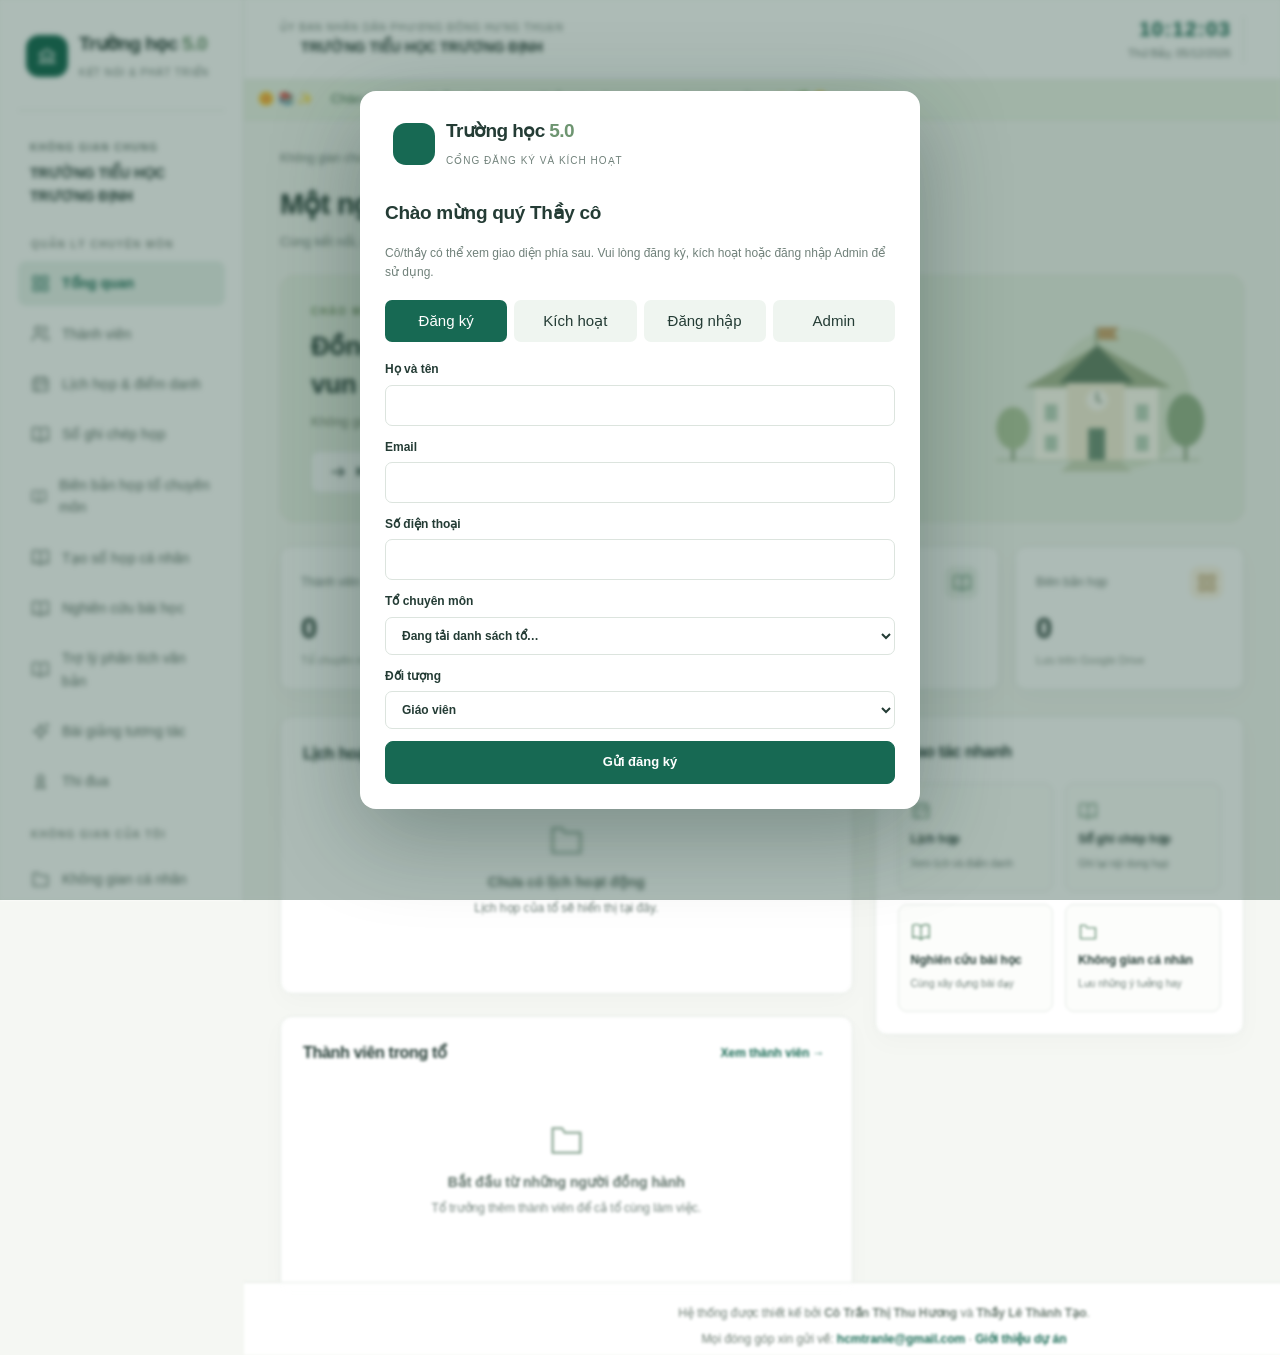
<file: ma-nguon/dang-chay/Index.html>
<!doctype html>
<html lang="vi">
<head>
<meta charset="UTF-8"><meta name="viewport" content="width=device-width, initial-scale=1">
<meta name="theme-color" content="#176953">
<meta name="description" content="Trường học 5.0 — không gian chuyên môn của các tổ trong nhà trường.">
<title>Trường học 5.0</title>
<style>
:root{--green:#176953;--green-dark:#124d3e;--mint:#e8f2ec;--ink:#243c35;--muted:#70817a;--line:#e4eae5;--paper:#f5f7f3;--white:#fff;--gold:#b0822e;--shadow:0 8px 26px #243c3506}
*{box-sizing:border-box}body{margin:0;color:var(--ink);background:var(--paper);font:15px/1.6 "Segoe UI",Arial,sans-serif}button,input,select,textarea{font:inherit}button,a,input,select,textarea{outline-offset:4px}button{cursor:pointer}button:disabled{cursor:not-allowed;opacity:.5}a{color:var(--green)}button{border:0;background:none;color:inherit}svg{vertical-align:middle}h1,h2,h3,p{margin-top:0}h1{font-size:29px;letter-spacing:-.7px;line-height:1.3;margin-bottom:8px}h2{font-size:19px;letter-spacing:-.3px}h3{font-size:16px}.app{display:flex;min-height:100vh}.sidebar{overflow-y:auto;overflow-x:hidden;overscroll-behavior:contain;max-height:100vh;width:244px;flex-shrink:0;background:var(--white);border-right:1px solid var(--line);padding:29px 18px;position:fixed;inset:0 auto 0 0;display:flex;flex-direction:column;z-index:20}.brand{display:flex;gap:11px;align-items:center;padding:0 8px 27px}.brand-mark{display:grid;place-items:center;background:var(--green);color:white;width:42px;height:42px;border-radius:13px}.brand strong{display:block;font-size:19px;letter-spacing:-.6px}.brand small{font-size:11px;color:var(--muted);letter-spacing:1.5px}.school-label{border-top:1px solid var(--line);padding:23px 12px 13px}.school-label small,.eyebrow{font-size:10px;letter-spacing:1.5px;font-weight:700;color:var(--muted);text-transform:uppercase}.school-label strong{display:block;font-size:14px;margin-top:4px}.nav-label{padding:17px 13px 8px;font-size:10px;letter-spacing:1.5px;color:#8c9891;font-weight:700}.nav{display:flex;flex-direction:column;gap:6px}.nav button{display:flex;align-items:center;gap:12px;padding:11px 13px;border-radius:8px;text-align:left;font-size:14px;color:#60736a}.nav button.active{color:var(--green);background:var(--mint);font-weight:650}.nav button:hover{background:#f0f5f1}.nav button svg{width:19px;height:19px}.sidebar-bottom{margin-top:auto;padding-top:25px}.account{border-top:1px solid var(--line);padding:20px 7px 0;display:flex;align-items:center;gap:10px}.avatar{width:38px;height:38px;border-radius:50%;background:#eaf0e4;display:inline-flex;align-items:center;justify-content:center;color:#52734e;font-weight:650;flex-shrink:0;overflow:hidden}.avatar img{width:100%;height:100%;object-fit:cover}.account strong{font-size:13px;display:block}.account small{color:var(--muted);font-size:11px}.main{margin-left:244px;width:calc(100% - 244px)}.topbar{min-height:80px;border-bottom:1px solid var(--line);background:#ffffffb8;display:flex;align-items:center;justify-content:space-between;padding:16px 36px;gap:18px}.authority{font-size:10px;letter-spacing:1px;color:var(--muted)}.school-title{font-weight:600;font-size:14px}.top-actions{display:flex;align-items:center;gap:13px}.tag{font-size:11px;border:1px solid #d8e7dc;background:#f0f7f1;padding:4px 10px;border-radius:20px;color:var(--green);white-space:nowrap}.workspace{max-width:1440px;padding:29px 36px 40px;margin:auto}.breadcrumb{font-size:12px;color:var(--muted);margin-bottom:18px}.breadcrumb span{color:#a8b3ac;padding:0 8px}.heading{display:flex;align-items:center;justify-content:space-between;gap:16px;margin-bottom:23px}.heading p{color:var(--muted);margin:0;font-size:13px}.btn{padding:10px 16px;border:1px solid var(--line);border-radius:8px;background:white;font-size:13px;font-weight:600;display:inline-flex;align-items:center;justify-content:center;gap:8px;text-decoration:none;white-space:nowrap}.btn.primary{background:var(--green);border-color:var(--green);color:white}.btn.primary:hover{background:var(--green-dark)}.btn:hover{border-color:#a8c4b6}.btn.subtle{background:transparent}.btn.danger{color:#a64242}.hero{position:relative;overflow:hidden;background:#eaf1e6;border:1px solid #dfe8d8;border-radius:14px;padding:28px 30px;min-height:194px;display:flex;justify-content:space-between;align-items:center;margin-bottom:24px}.hero-text{max-width:65%;z-index:1}.hero .eyebrow{color:#6f8c5e;letter-spacing:1.8px}.hero h2{font-size:26px;line-height:1.45;font-weight:600;margin:8px 0}.hero p{color:#73816c;font-size:13px;margin-bottom:18px}.hero-art{width:230px;max-width:32%;height:170px}.stats{display:grid;grid-template-columns:repeat(4,1fr);gap:16px;margin-bottom:26px}.stat{padding:19px 20px;border:1px solid var(--line);border-radius:11px;background:white;box-shadow:var(--shadow)}.stat-top{display:flex;align-items:center;justify-content:space-between;color:var(--muted);font-size:12px}.stat-icon{width:33px;height:33px;display:grid;place-items:center;border-radius:9px;background:#edf3ed;color:#649275}.stat-icon.gold{background:#fcf5e7;color:#b08d4e}.stat-value{font-size:29px;font-weight:650;line-height:1.2;margin:12px 0 6px}.stat-note{font-size:11px;color:#8d9b91}.columns{display:grid;grid-template-columns:1.55fr 1fr;gap:22px}.panel{background:white;border:1px solid var(--line);border-radius:12px;box-shadow:var(--shadow);padding:22px;margin-bottom:22px}.panel-head{display:flex;align-items:center;justify-content:space-between;gap:12px;margin-bottom:19px}.panel-head h2{margin:0;font-size:16px}.text-btn{color:var(--green);font-weight:600;font-size:12px;padding:5px}.empty{text-align:center;padding:35px 20px;color:var(--muted)}.empty svg{color:#99b1a1;width:37px;height:37px;margin-bottom:12px}.empty strong{display:block;color:#5f7269;font-size:14px;margin-bottom:6px}.empty p{font-size:12px;max-width:390px;margin:0 auto 17px}.quick-grid{display:grid;grid-template-columns:1fr 1fr;gap:12px}.quick{border:1px solid var(--line);text-align:left;border-radius:9px;padding:17px 12px;background:#fcfdfb}.quick svg{color:#6a9278;margin-bottom:9px}.quick strong{display:block;font-size:12px}.quick small{font-size:10px;color:var(--muted)}.quick:hover{background:var(--mint)}.notice{background:#fbf9ef;border:1px solid #eee7c9;border-radius:10px;padding:15px 18px;color:#8c7a48;font-size:12px;margin-bottom:20px}.notice strong{display:block;margin-bottom:3px}.footer{position:fixed;left:244px;right:0;bottom:0;z-index:25;background:rgba(255,255,255,.96);border-top:1px solid var(--line);font-size:11px;color:#99a49c;display:flex;justify-content:space-between;gap:12px;padding:5px 0}.toolbar{display:flex;gap:12px;align-items:center;flex-wrap:wrap;margin-bottom:19px}input,select,textarea{padding:10px 12px;border:1px solid #dce4de;border-radius:7px;background:white;color:var(--ink);min-width:0}input:focus,select:focus,textarea:focus{border-color:var(--green);outline:2px solid #dbeee3}textarea{width:100%;resize:vertical}.search{flex:1;min-width:180px}.table-wrap{overflow-x:auto}table{border-collapse:collapse;width:100%;font-size:12px;text-align:left}th{background:#f7f9f6;color:var(--muted);font-size:11px;font-weight:600;padding:13px 12px;white-space:nowrap}td{padding:15px 12px;border-bottom:1px solid #eef1ec}td.person{display:flex;align-items:center;gap:11px;min-width:190px}.person strong{font-size:13px;display:block}.person small{font-size:11px;color:var(--muted)}.badge{display:inline-block;background:#eff5ef;color:#618468;font-size:10px;border-radius:4px;padding:3px 7px}.dropzone{border:1.5px dashed #b1c9b7;border-radius:10px;background:#f7faf5;text-align:center;padding:27px;margin:16px 0}.dropzone.dragover{background:#e0efdf;border-color:var(--green)}.dropzone strong{display:block;font-size:14px;margin:8px 0}.dropzone p{font-size:12px;color:var(--muted);margin:0 0 12px}.event{display:flex;gap:14px;padding:17px 0;border-bottom:1px solid #eef1ec}.event:last-child{border-bottom:0}.date-box{background:#edf3e9;width:48px;height:58px;text-align:center;border-radius:8px;flex-shrink:0;color:#638154}.date-box strong{display:block;font-size:22px;line-height:1.1;padding-top:8px}.date-box small{font-size:10px}.event-body{flex:1}.event-body strong{font-size:13px}.event-body p{color:var(--muted);font-size:11px;margin:3px 0}.event-body .btn{padding:5px 10px;font-size:11px;margin-top:8px}.feature-grid{display:grid;grid-template-columns:repeat(3,1fr);gap:16px}.feature{border:1px solid var(--line);border-radius:10px;padding:22px;background:#fff}.feature .step{color:#9aaf9b;font-size:28px;font-weight:300}.feature p{color:var(--muted);font-size:13px}.muted{color:var(--muted)}.small{font-size:12px}.menu-toggle{display:none}.dialog{border:1px solid var(--line);border-radius:15px;width:620px;max-width:calc(100vw - 28px);max-height:90vh;padding:26px;color:var(--ink);box-shadow:0 24px 100px #0b281b33}.dialog.wide{width:960px}.dialog::backdrop{background:#173d3059;backdrop-filter:blur(3px)}.dialog-head{display:flex;justify-content:space-between;align-items:center;margin-bottom:18px}.dialog-head h2{margin:0}.dialog-close{font-size:26px;padding:0 8px}.fields{display:grid;grid-template-columns:1fr 1fr;gap:15px}.field{display:flex;flex-direction:column;gap:6px;font-size:12px;font-weight:600}.field.full{grid-column:1/-1}.dialog-actions{display:flex;justify-content:flex-end;gap:10px;margin-top:22px}.error{font-size:12px;color:#a34539;background:#fff3ee;padding:10px;border-radius:6px;margin-top:12px}.error:empty{display:none}.preview-cell input,.preview-cell select{padding:6px;width:150px;font-size:12px}.preview-cell .row-error{color:#a34539;font-size:11px;min-width:180px}.toast{position:fixed;bottom:25px;left:50%;transform:translateX(-50%);z-index:100;background:var(--green-dark);color:white;padding:12px 23px;border-radius:9px;box-shadow:0 5px 25px #0002;font-size:13px;max-width:90vw}.toast[hidden]{display:none}.note{border:1px solid var(--line);padding:18px;border-radius:10px;margin-bottom:12px}.note p{white-space:pre-wrap;overflow-wrap:anywhere;font-size:13px}.note h3{margin-bottom:7px}.check{display:flex;gap:12px;padding:13px 0;border-bottom:1px solid var(--line);align-items:center}.check input{width:18px;height:18px;accent-color:var(--green)}.check span{flex:1}.mobile-shade{display:none}body.storage-failed #storage-alert{display:block}#storage-alert{display:none}
@media(min-width:1450px){.workspace{padding-top:36px}.hero{min-height:215px}}
@media(max-width:1100px){.sidebar{width:212px}.main{margin-left:212px;width:calc(100% - 212px)}.workspace{padding:24px}.topbar{padding:16px 24px}.stats{gap:10px}.stat{padding:15px}.columns{grid-template-columns:1fr}.hero h2{font-size:23px}.feature-grid{grid-template-columns:1fr 1fr}}
@media(max-width:760px){.footer{left:0;flex-direction:column;text-align:center;gap:2px;padding:7px 10px}.content{padding-bottom:86px}.sidebar{transform:translateX(-100%);transition:transform .2s}.sidebar.open{transform:translateX(0)}.main{margin-left:0;width:100%}.menu-toggle{display:block;padding:4px}.topbar{padding:13px 16px;min-height:72px}.authority{font-size:8px;letter-spacing:.4px}.school-title{font-size:12px}.top-actions .tag{display:none}.workspace{padding:20px 16px}.heading{align-items:flex-start;flex-wrap:wrap}h1{font-size:25px}.hero{padding:22px;min-height:210px}.hero-text{max-width:100%}.hero h2{font-size:22px}.hero-art{display:none}.stats{grid-template-columns:1fr 1fr}.stat-value{font-size:26px}.panel{padding:17px}.fields{grid-template-columns:1fr}.feature-grid{grid-template-columns:1fr}.footer{flex-direction:column}.top-actions{gap:5px}.mobile-shade.show{display:block;position:fixed;inset:0;background:#0005;z-index:19}.dialog{padding:20px}.breadcrumb{font-size:11px}.toolbar .btn{flex:1}}
@media(prefers-reduced-motion:reduce){*{transition:none!important;scroll-behavior:auto!important}}

/* School welcome and always-visible Vietnamese clock. */
.topbar{position:sticky;top:0;z-index:15;background:#fff}.live-clock{text-align:right;min-width:158px;padding-right:12px;border-right:1px solid var(--line)}.live-clock time{display:block;font-size:21px;line-height:1.2;font-weight:650;letter-spacing:1px;font-variant-numeric:tabular-nums;color:var(--green)}.live-clock span{display:block;font-size:11px;color:var(--muted);margin-top:4px}.welcome-strip{overflow:hidden;border-bottom:1px solid #dce8da;background:#edf5e8;padding:9px 0;color:#47734f;font-size:13px}.welcome-track{display:inline-block;white-space:nowrap;will-change:transform;animation:welcome-right 28s linear infinite}.welcome-track span{padding:0 14px}.welcome-strip:hover .welcome-track{animation-play-state:paused}@keyframes welcome-right{from{transform:translateX(100vw)}to{transform:translateX(-100%)}}.footer{flex-direction:column;text-align:center;gap:4px;padding:20px 0 5px;line-height:1.8;color:#6d7d73;font-size:12px}.footer a{font-weight:600;text-decoration:none}.brand small{font-size:10px;letter-spacing:1px;white-space:nowrap}@media(max-width:1100px){.top-actions .tag{display:none}}@media(max-width:760px){.topbar{gap:7px;align-items:center}.top-actions{flex-shrink:0}.live-clock{min-width:125px;border:0;padding:0}.live-clock time{font-size:19px}.live-clock span{font-size:10px}.top-actions #about-preview{display:none}.authority{font-size:8px}.school-title{font-size:11px}.welcome-strip{font-size:12px}}@media(prefers-reduced-motion:reduce){.welcome-track{animation:none;transform:none;white-space:normal;padding:0 16px;text-align:center}.welcome-strip{overflow:visible}}

.role-switch{width:100%;text-align:left;background:transparent;border:0;cursor:pointer}.role-switch:hover{background:#f1f6f2;border-radius:9px}.role-switch:focus-visible{outline:2px solid var(--green)}.admin-only{display:none!important}body.is-admin .admin-only{display:flex!important}.admin-banner{display:flex;gap:14px;align-items:center;background:#edf4ff;border:1px solid #d7e5f7;color:#345778;padding:15px 18px;border-radius:10px;margin-bottom:20px}.admin-banner svg{flex-shrink:0}.approval-row{display:grid;grid-template-columns:1.5fr 1fr 1fr auto;gap:14px;align-items:center;padding:15px 0;border-bottom:1px solid var(--line)}.approval-row:last-child{border-bottom:0}.approval-row strong,.approval-row small{display:block}.approval-row small{color:var(--muted)}.status-approved{background:#e5f4e9;color:#34704a}.status-pending{background:#fff3dc;color:#8a641f}@media(max-width:760px){.approval-row{grid-template-columns:1fr}.approval-row .btn{width:100%}}

.main{min-height:100vh;display:flex;flex-direction:column}.workspace{width:100%;min-height:calc(100vh - 122px);display:flex;flex-direction:column}.workspace>.footer{margin-top:auto;width:100%;border-top:1px solid var(--line)}
</style>
<script defer src="https://cdn.sheetjs.com/xlsx-0.20.3/package/dist/xlsx.full.min.js"></script>
</head>
<body>
<div class="app">
<aside class="sidebar" id="sidebar" aria-label="Điều hướng chính">
<div class="brand"><span class="brand-mark" data-icon="school"></span><div><strong>Trường học <span style="color:#6e9571">5.0</span></strong><small>KẾT NỐI & PHÁT TRIỂN</small></div></div>
<div class="school-label"><small>KHÔNG GIAN CHUNG</small><strong id="org-school-side">TRƯỜNG TIỂU HỌC TRƯƠNG ĐỊNH</strong></div>
<div class="nav-label">QUẢN LÝ CHUYÊN MÔN</div>
<nav class="nav" id="nav"></nav>
<div class="sidebar-bottom"><div class="notice"><strong>Cùng nhau, mỗi ngày tốt hơn</strong>Một không gian để thầy cô chia sẻ và đồng hành.</div>
<button class="account role-switch" id="role-switch" type="button" aria-label="Chuyển sang quyền Admin"><span class="avatar" id="role-avatar">TT</span><div><strong id="role-label">Vai trò xem thử: Tổ trưởng</strong><small id="role-hint">Bấm để chuyển sang Admin</small></div></button></div>
</aside>
<div class="mobile-shade" id="shade"></div>
<div class="main">
<header class="topbar"><div style="display:flex;gap:12px;align-items:center"><button class="menu-toggle" id="menu-toggle" aria-label="Mở điều hướng" aria-expanded="false" data-icon="menu"></button><div class="org-block"><div class="authority" id="org-authority">ỦY BAN NHÂN DÂN PHƯỜNG ĐÔNG HƯNG THUẬN</div><div class="school-title" id="org-school">TRƯỜNG TIỂU HỌC TRƯƠNG ĐỊNH</div></div></div>
<div class="top-actions"><div class="live-clock" aria-label="Ngày giờ Việt Nam"><time id="live-time">--:--:--</time><span id="live-date"></span></div><span class="tag" id="team-tag" hidden></span><div class="user-chip-wrap" id="user-chip-wrap" hidden><button class="user-chip" id="user-chip" type="button" aria-haspopup="menu" aria-expanded="false" aria-label="Tài khoản của tôi"><span class="avatar" id="user-chip-avatar"></span><span id="user-chip-name"></span></button><div class="user-menu" id="user-menu" role="menu" hidden></div></div></div></header>
<div class="welcome-strip" aria-label="Lời chào mừng"><div class="welcome-track"><span aria-hidden="true">🌼 📚 ✨</span> <span id="welcome-text" style="padding:0">Chào mừng quý Thầy cô. Chúc quý Thầy cô một ngày làm việc hiệu quả!</span> <span aria-hidden="true">✨ 🌿 🌼</span></div></div>
<main class="workspace" id="main" tabindex="-1"></main>
</div></div>
<dialog class="dialog" id="dialog" aria-labelledby="dialog-title"></dialog>
<div class="toast" id="toast" role="status" hidden></div>
<noscript>Vui lòng bật JavaScript để sử dụng giao diện Trường học 5.0.</noscript>
<script>/* Shared validation and import logic. No network or storage side effects. */
(function(root, factory) {
  const api = factory();
  if (typeof module === 'object' && module.exports) module.exports = api;
  else root.SchoolModel = api;
})(typeof globalThis !== 'undefined' ? globalThis : this, function() {
  const headers = ['Họ và tên','Email','Số điện thoại','Chức danh','Lớp dạy'];
  const roles = ['Tổ trưởng','Tổ phó','Tổ viên'];
  const normalizeEmail = value => String(value || '').trim().toLowerCase();
  function validateMember(input) {
    const value = Object.fromEntries(['name','email','phone','role','className'].map(k => [k,String(input[k] || '').trim()]));
    value.email = normalizeEmail(value.email);
    const errors = [];
    if (!value.name || value.name.length > 100) errors.push('Họ và tên phải có từ 1 đến 100 ký tự');
    if (!/^[^\s@]+@[^\s@]+\.[^\s@]+$/.test(value.email) || value.email.length > 254) errors.push('Email không hợp lệ');
    if (value.phone && !/^\+?[\d ()-]{8,20}$/.test(value.phone)) errors.push('Số điện thoại không hợp lệ');
    if (!roles.includes(value.role)) errors.push('Chức danh phải là Tổ trưởng, Tổ phó hoặc Tổ viên');
    if (value.className.length > 80) errors.push('Lớp dạy tối đa 80 ký tự');
    return {value,errors};
  }
  function previewImport(matrix, existing) {
    if (!Array.isArray(matrix) || !matrix.length) throw new Error('File chưa có dữ liệu.');
    const first = matrix[0].map(v => String(v || '').trim());
    const missing = headers.filter(h => !first.includes(h));
    if (missing.length) throw new Error('Thiếu cột: ' + missing.join(', '));
    if (headers.some(h => first.filter(v => v === h).length !== 1)) throw new Error('File có tên cột bị trùng.');
    if (matrix.length > 501) throw new Error('Mỗi lần nhập tối đa 500 dòng. Vui lòng chia nhỏ file.');
    const seen = new Set(), emails = new Set(existing.map(m => normalizeEmail(m.email)));
    return matrix.slice(1).map((row, i) => {
      if (row.every(v => !String(v ?? '').trim())) return null;
      const data = Object.fromEntries(['name','email','phone','role','className'].map((k,n) => [k,row[first.indexOf(headers[n])]]));
      const {value, errors} = validateMember(data);
      if (seen.has(value.email)) errors.push('Email trùng trong file');
      seen.add(value.email);
      return {line:i+2, value, errors, duplicate:emails.has(value.email)};
    }).filter(Boolean);
  }
  function mergeImport(existing, rows, mode, makeId) {
    if (!['skip','update'].includes(mode)) throw new Error('Cách xử lý trùng không hợp lệ.');
    if (!rows.length || rows.some(r => r.errors.length)) throw new Error('Cần sửa hết lỗi trước khi nhập.');
    const next = existing.map(m => ({...m}));
    let added = 0, updated = 0, skipped = 0;
    rows.forEach(({value}) => {
      const index = next.findIndex(m => normalizeEmail(m.email) === value.email);
      if (index >= 0) {
        if (mode === 'update') { next[index] = {...next[index],...value}; updated++; }
        else skipped++;
      } else { next.push({...value,id:makeId(),photo:''}); added++; }
    });
    return {members:next,added,updated,skipped};
  }
  return {headers,roles,normalizeEmail,validateMember,previewImport,mergeImport};
});
</script>
<script>
'use strict';
const $ = (selector, root=document) => root.querySelector(selector);
const $$ = (selector, root=document) => [...root.querySelectorAll(selector)];
const esc = value => String(value ?? '').replace(/[&<>"']/g, c => ({'&':'&amp;','<':'&lt;','>':'&gt;','"':'&quot;',"'":'&#39;'}[c]));
const paths = {
  school:'M3 10 12 4l9 6M5 9v11h14V9M9 20v-6h6v6M9 10h.01M15 10h.01M2 20h20',
  grid:'M3 3h7v7H3zM14 3h7v7h-7zM3 14h7v7H3zM14 14h7v7h-7z',
  users:'M16 21v-2a4 4 0 0 0-4-4H6a4 4 0 0 0-4 4v2M16 3a4 4 0 0 1 0 8M22 21v-2a4 4 0 0 0-3-3.87M13 7a4 4 0 1 1-8 0 4 4 0 0 1 8 0',
  calendar:'M8 2v4M16 2v4M3 10h18M5 4h14a2 2 0 0 1 2 2v14H3V6a2 2 0 0 1 2-2M7 14h2M15 14h2M7 18h2',
  book:'M12 5v16M12 5C8 2 4 3 2 4v15c4-2 7-1 10 2 3-3 6-4 10-2V4c-4-2-7-1-10 1',
  spark:'m12 3 2.5 6.5L21 12l-6.5 2.5L12 21l-2.5-6.5L3 12l6.5-2.5L12 3M20 2v4M18 4h4',
  folder:'M3 7V4h6l2 3h10v13H3V7z',
  award:'M16 8a4 4 0 1 1-8 0 4 4 0 0 1 8 0M9 12l-2 9 5-3 5 3-2-9',
  settings:'M12 8a4 4 0 1 0 0 8 4 4 0 0 0 0-8M12 2v3M12 19v3M2 12h3M19 12h3M5 5l2 2M17 17l2 2M5 19l2-2M17 7l2-2',
  plus:'M12 5v14M5 12h14',upload:'M12 16V3m-5 5 5-5 5 5M3 15v6h18v-6',
  download:'M12 3v13m-5-5 5 5 5-5M3 16v5h18v-5',arrow:'M5 12h14m-5-5 5 5-5 5',
  menu:'M3 6h18M3 12h18M3 18h18',check:'m5 12 4 4L19 6',clock:'M12 8v5l3 2M22 12a10 10 0 1 1-20 0 10 10 0 0 1 20 0',
  edit:'m16 3 5 5-12 12H4v-5L16 3z',shield:'M12 3 3 7v6c0 5 9 9 9 9s9-4 9-9V7l-9-4',
};
const icon = name => '<svg width="20" height="20" viewBox="0 0 24 24" fill="none" stroke="currentColor" stroke-width="1.65" stroke-linecap="round" stroke-linejoin="round" aria-hidden="true"><path d="'+(paths[name] || paths.folder)+'"/></svg>';
$$('[data-icon]').forEach(el => el.innerHTML = icon(el.dataset.icon));
const Model = SchoolModel, KEY='truonghoc50.preview.v1', ROLE_KEY='truonghoc50.preview.role';
const uid = () => globalThis.crypto?.randomUUID?.() || Date.now().toString(36)+Math.random().toString(36).slice(2);
const sampleApprovals=[];
let data={members:[],events:[],notes:[],approvals:sampleApprovals.map(x=>({...x}))}, storageProblem='', page='overview', pendingRows=[], previewRole=localStorage.getItem(ROLE_KEY)==='admin'?'admin':'leader';
try {
  const saved=localStorage.getItem(KEY);
  if(saved) {
    const parsed=JSON.parse(saved);
    if(!parsed || !['members','events','notes'].every(k=>Array.isArray(parsed[k]))) throw Error('Dữ liệu cũ không đúng định dạng.');
    data={...parsed,approvals:Array.isArray(parsed.approvals)?parsed.approvals:sampleApprovals.map(x=>({...x}))};
  }
} catch(e) { storageProblem='Không đọc được dữ liệu trên trình duyệt. Dữ liệu mới chỉ giữ trong phiên hiện tại.'; }
function persist(next) {
  try { localStorage.setItem(KEY,JSON.stringify(next)); }
  catch(e) { toast('Không lưu được: bộ nhớ trình duyệt không khả dụng hoặc đã đầy. Thay đổi chưa được áp dụng.'); return false; }
  data=next; return true;
}
let toastTimer;
function toast(message) { $('#toast').textContent=message; $('#toast').hidden=false; clearTimeout(toastTimer); toastTimer=setTimeout(()=>$('#toast').hidden=true,5500); }
const navItems=[['overview','grid','Tổng quan'],['admin','shield','Quản trị','admin-only'],['modules','spark','Quản lý Module','admin-only'],['permissions','shield','Phân quyền người dùng','admin-only'],['links','folder','Liên kết hệ thống','admin-only'],['members','users','Thành viên'],['meetings','calendar','Lịch họp & điểm danh'],['notebooks','book','Sổ ghi chép họp'],['minutes','book','Biên bản họp tổ chuyên môn'],['personalNotebook','book','Tạo sổ họp cá nhân'],['research','book','Nghiên cứu bài học'],['textAssistant','book','Trợ lý phân tích văn bản'],['lessons','spark','Bài giảng tương tác'],['awards','award','Thi đua'],['personal','folder','Không gian cá nhân'],['settings','settings','Cài đặt']];
$('#nav').innerHTML=navItems.map(([id,i,title,extra],n)=>(id==='personal'?'<div class="nav-label">KHÔNG GIAN CỦA TÔI</div>':'')+'<button class="'+(extra||'')+'" data-page="'+id+'">'+icon(i)+title+'</button>').join('');
$('#nav').addEventListener('click',e=>{const btn=e.target.closest('[data-page]');if(btn) navigate(btn.dataset.page);});
function closeMenu(){ $('#sidebar').classList.remove('open');$('#shade').classList.remove('show');$('#menu-toggle').setAttribute('aria-expanded','false'); }
$('#menu-toggle').onclick=()=>{ const opened=$('#sidebar').classList.toggle('open');$('#shade').classList.toggle('show',opened);$('#menu-toggle').setAttribute('aria-expanded',String(opened)); };
$('#shade').onclick=closeMenu;
function updateRoleUI(){const admin=previewRole==='admin';document.body.classList.toggle('is-admin',admin);$('#role-avatar').textContent=admin?'AD':'TT';$('#role-label').textContent='Vai trò xem thử: '+(admin?'Admin':'Tổ trưởng');$('#role-hint').textContent=admin?'Bấm để về Tổ trưởng':'Bấm để chuyển sang Admin';$('#role-switch').setAttribute('aria-label',admin?'Chuyển về quyền Tổ trưởng':'Chuyển sang quyền Admin');}
$('#role-switch').onclick=()=>{previewRole=previewRole==='admin'?'leader':'admin';localStorage.setItem(ROLE_KEY,previewRole);if(previewRole!=='admin'&&page==='admin')page='overview';updateRoleUI();render();toast(previewRole==='admin'?'Đã chuyển sang chế độ xem thử quyền Admin.':'Đã trở về chế độ xem thử quyền Tổ trưởng.');};
updateRoleUI();
function navigate(id) {page=id;closeMenu();render();$('#main').focus({preventScroll:true});window.scrollTo(0,0);}
function heading(title,description,actions=''){return '<div class="heading"><div><h1>'+title+'</h1><p>'+description+'</p></div><div>'+actions+'</div></div>';}
function button(label,action,i='plus',primary=false){return '<button class="btn'+(primary?' primary':'')+'" data-action="'+action+'">'+icon(i)+label+'</button>';}
const previewNotice='<div class="notice"><strong>Không gian trải nghiệm giao diện</strong>Dữ liệu chỉ lưu trên trình duyệt này. Chưa đăng nhập, chưa đồng bộ Drive và chưa gửi thông báo. Cô vui lòng dùng dữ liệu thử.</div>';
function empty(title,description,action=''){return '<div class="empty">'+icon('folder')+'<strong>'+title+'</strong><p>'+description+'</p>'+action+'</div>';}
function initials(name){return String(name).trim().split(/\s+/).slice(-2).map(s=>s[0]||'').join('').toUpperCase();}
function moduleManager(){return heading('Quản lý Module','Tạo và cập nhật module, URL triển khai, Apps Script và thư mục Drive.')+'<section class="panel"><form id="live-module-form" class="fields"><label class="field">Icon (emoji)<input name="icon" placeholder="Tự gợi ý nếu để trống"></label><label class="field">Trạng thái<select name="status"><option>LIVE</option><option>DRAFT</option><option>PAUSED</option></select></label><label class="field full">Tên module *<input name="name" required></label><label class="field full">Mô tả<textarea name="description" rows="3"></textarea></label><label class="field">URL deploy<input name="deployUrl" type="url"></label><label class="field">Script URL<input name="scriptUrl" type="url"></label><label class="field full">Drive URL<input name="driveUrl" type="url"></label><label class="field"><input name="visible" type="checkbox" checked> Hiển thị cho người dùng</label><div class="field full"><button class="btn primary">Lưu Module</button><p id="module-result" class="small muted"></p></div></form></section><section class="panel"><h2>Danh sách Module</h2><div id="live-module-list">Đang tải...</div></section>';}
function systemLinksPage(){return heading('Liên kết hệ thống','Các liên kết quản trị và kho dữ liệu của dự án.')+'<section class="panel" id="live-links">Đang tải...</section>';}
function permissionsManager(){return heading('Phân quyền người dùng','Admin chọn riêng từng nhóm tính năng được phép sử dụng.')+'<section class="panel"><div id="live-permissions">Đang tải danh sách tài khoản...</div></section>';}
function notebooks(){return heading('Sổ ghi chép họp','Ghi nội dung họp, xem trước, chèn chữ ký và xuất Google Docs/PDF theo thứ tự thời gian.')+'<section class="panel"><div id="notebook-live-preview" style="border:1px solid #d9e2dc;border-radius:12px;padding:22px;margin-bottom:22px;background:#fff">'+docHeadHtml(false)+'<h2 style="text-align:center" data-preview="title">SỔ HỌP</h2><p style="text-align:center" data-preview="time">Thời gian: ...</p><p style="text-align:center" data-preview="chair">Người chủ trì: ...</p><p data-preview="attendees">Người dự họp: ...</p><h3 style="text-align:center">Nội dung</h3><div data-preview="content" style="white-space:pre-wrap;min-height:80px">Nội dung nhập sẽ hiển thị tại đây.</div><div style="text-align:right;margin-top:28px"><div>Giáo viên</div><img id="signature-preview" alt="Xem trước chữ ký" style="display:none;max-width:130px;max-height:80px;margin:8px 0 8px auto"><strong data-preview="creator" style="display:block">Tên người tạo sổ</strong></div></div><form id="server-notebook" class="fields"><label class="field">Tên sổ họp *<input name="title" required placeholder="Ví dụ: Sinh hoạt chuyên môn tuần 1"></label><label class="field">Thời gian *<input name="meetingTime" required value="'+new Date().toLocaleString('vi-VN')+'"></label><label class="field full">Người chủ trì *<input name="chair" required></label><label class="field full">Người tạo sổ *<input name="creator" required placeholder="Tự nhập họ tên người tạo sổ"></label><label class="field full">Người dự họp<input name="attendees"></label><label class="field full">Nội dung triển khai *<textarea name="content" rows="10" required></textarea></label><div class="field full"><strong>Chữ ký PNG/JPG (tối đa 1 MB)</strong><div id="signature-drop" style="border:2px dashed #9bb8aa;border-radius:12px;padding:18px;text-align:center;margin-top:8px;cursor:pointer">Kéo và thả chữ ký vào đây hoặc nhấn để chọn ảnh<input id="server-signature" type="file" accept="image/png,image/jpeg,image/webp" hidden></div></div><div class="field full signature-box"><span>Giáo viên</span><strong id="signer-name"></strong></div><div class="field full"><button class="btn primary" type="submit">Lưu sổ họp</button><p id="notebook-result" class="small muted"></p></div></form></section><section class="panel"><div class="panel-head"><h2>Sổ họp đã lưu</h2><span class="badge">Dữ liệu thật</span></div><div id="server-notebook-list">Đang tải danh sách...</div></section>';}
function render() {
  $$('#nav button').forEach(b=>{b.classList.toggle('active',b.dataset.page===page);b.setAttribute('aria-current',b.dataset.page===page?'page':'false');});
  const title=navItems.find(n=>n[0]===page)?.[2]||(page==='teamPermissions'?'Phân quyền tổ viên':'Tổng quan');
  $('#main').innerHTML='<div class="breadcrumb">Không gian chung <span>/</span> '+esc(currentTeamName())+' <span>/</span> '+title+'</div>'+(storageProblem?'<div class="error" role="alert">'+esc(storageProblem)+'</div>':'')+({overview:overview,admin:adminPanel,members:members,meetings:meetings,notebooks:notebooks,minutes:meetingMinutes,personalNotebook:personalNotebook,modules:moduleManager,permissions:permissionsManager,links:systemLinksPage,research:research,textAssistant:textAssistant,lessons:lessons,awards:awards,personal:personal,settings:settings,teamPermissions:teamPermissions}[page]||overview)()+'<footer class="footer"><span>Hệ thống được thiết kế bởi <strong>Cô Trần Thị Thu Hương</strong> và <strong>Thầy Lê Thành Tạo</strong>.</span><span>Mọi đóng góp xin gửi về: <a href="mailto:hcmtranle@gmail.com">hcmtranle@gmail.com</a> · <a target="_top" href="https://script.google.com/macros/s/AKfycbxXjH7Qsu4TxMnzryqURclEMRcud89vq3TV5wP-xotKiojMYvVkrjYPCB5AHQWUaFdF/exec?trang=cong-dong">Giới thiệu dự án</a></span></footer>';
  bindPage();
}
function stat(label,value,note,i,gold=false){return '<div class="stat"><div class="stat-top">'+label+'<span class="stat-icon'+(gold?' gold':'')+'">'+icon(i)+'</span></div><div class="stat-value">'+value+'</div><div class="stat-note">'+note+'</div></div>';}
const schoolArt='<svg class="hero-art" viewBox="0 0 260 190" fill="none" aria-hidden="true"><circle cx="155" cy="95" r="80" fill="#dde8d3"/><path d="M15 164h230" stroke="#bfd1b5" stroke-width="2"/><path d="M59 81h139v83H59z" fill="#fffdf3"/><path d="m47 82 83-48 83 48" fill="#a8b895"/><path d="M95 77h65v87H95z" fill="#f5efd9"/><path d="m86 77 43-43 42 43" fill="#668369"/><path d="M119 128h19v36h-19z" fill="#71937b"/><path d="M70 101h14v19H70zM173 101h14v19h-14zM70 136h14v18H70zM173 136h14v18h-14z" fill="#bad3be"/><circle cx="129" cy="96" r="12" fill="#fffdf6"/><path d="M129 87v9l5 3" stroke="#6a846b" stroke-width="2"/><path d="M128 34V14" stroke="#8a9e7a" stroke-width="2"/><path d="M130 14h24l-6 7 6 7h-24" fill="#cba671"/><path d="M34 165v-29M229 165v-41" stroke="#7f9673" stroke-width="3"/><ellipse cx="34" cy="128" rx="19" ry="24" fill="#b1c8a0"/><ellipse cx="229" cy="119" rx="21" ry="30" fill="#97b38d"/><path d="M102 164h52l14 13H88z" fill="#cbd6bb"/></svg>';

function adminPanel(){
 if(previewRole!=='admin')return overview();
 const pending=data.approvals.filter(x=>x.status==='pending').length,approved=data.approvals.filter(x=>x.status==='approved').length;
 return heading('Bảng điều khiển Admin','Chạy thử quy trình duyệt giáo viên và theo dõi không gian toàn trường.')+
 '<div class="admin-banner">'+icon('shield')+'<div><strong>Đang xem thử với quyền Admin</strong><div class="small">Đây là mô phỏng giao diện. Chưa tạo tài khoản thật, chưa gửi email và chưa cấp quyền Drive.</div></div></div>'+
 '<div class="stats">'+stat('Chờ phê duyệt',pending,'Yêu cầu đăng ký mẫu','clock')+stat('Đã duyệt thử',approved,'Chỉ lưu trên trình duyệt','check')+stat('Thành viên',data.members.length,'Hồ sơ của '+esc(currentTeamName()),'users')+stat('Không gian',2,'Chung của trường · Cá nhân','folder',true)+'</div>'+
 '<section class="panel"><div class="panel-head"><h2>Yêu cầu đăng ký</h2><span class="badge">Dữ liệu minh họa</span></div>'+(data.approvals.length?data.approvals.map(a=>'<div class="approval-row"><div><strong>'+esc(a.name)+'</strong><small>'+esc(a.email)+'</small></div><div><small>Điện thoại</small>'+esc(a.phone)+'</div><div><span class="badge '+(a.status==='approved'?'status-approved':'status-pending')+'">'+(a.status==='approved'?'Đã duyệt thử':'Chờ duyệt')+'</span></div><div>'+(a.status==='pending'?'<button class="btn primary" data-approve="'+esc(a.id)+'">'+icon('check')+'Duyệt thử</button>':'<span class="small muted">Đã tạo không gian mẫu</span>')+'</div></div>').join(''):empty('Không có yêu cầu đăng ký','Danh sách yêu cầu đang trống.'))+'</section>'+
 '<section class="panel"><div class="panel-head"><h2>Phạm vi quản trị</h2></div><div class="check"><span>Quản lý tổ và thành viên</span><span class="badge status-approved">Có quyền</span></div><div class="check"><span>Duyệt đăng ký và tạo không gian cá nhân</span><span class="badge status-approved">Chạy thử</span></div><div class="check"><span>Cấu hình Drive, Gemini và thông báo</span><span class="badge">Chưa kết nối</span></div></section>';
}
function eventCard(e){const d=new Date(e.when);return '<div class="event"><div class="date-box"><strong>'+d.getDate()+'</strong><small>TH '+(d.getMonth()+1)+'</small></div><div class="event-body"><strong>'+esc(e.title)+'</strong><p>'+d.toLocaleString('vi-VN',{hour:'2-digit',minute:'2-digit',day:'2-digit',month:'2-digit',year:'numeric'})+' · '+esc(e.place)+'</p><p>'+esc(e.description||'Sinh hoạt chuyên môn của tổ')+'</p><button class="btn" data-attend="'+esc(e.id)+'">'+icon('check')+'Điểm danh ('+Object.values(e.attendance||{}).filter(Boolean).length+')</button> <button class="text-btn" data-edit-event="'+esc(e.id)+'">Sửa lịch</button></div></div>';}
function roadmap(title,subtitle,items){return heading(title,subtitle)+'<div class="notice"><strong>Phác thảo module · Chưa kích hoạt</strong>Các bước dưới đây giúp cô góp ý về bố cục và quy trình. Bản này chưa xử lý nghiệp vụ của module.</div><div class="feature-grid">'+items.map(([t,d],i)=>'<section class="feature"><span class="step">0'+(i+1)+'</span><h3>'+t+'</h3><p>'+d+'</p><span class="badge">Dự kiến</span></section>').join('')+'</div>';}
function meetingMinutes(){return heading('Biên bản họp tổ chuyên môn',window.TH50_DV?'Nội dung lưu trong Google Sheet của đơn vị. Tệp Google Docs, PDF, Word là bản tạm trong 30 ngày; hết hạn thì bấm “Tạo lại tệp”.':'Lưu thật trên Google Drive của hcmtranle@gmail.com trong 365 ngày; có thể xuất Google Docs, PDF và Word.')+'<section class="panel"><div id="minutes-preview" style="border:1px solid #d9e2dc;border-radius:12px;padding:22px;margin-bottom:22px;background:#fff">'+docHeadHtml(true)+'<h2 style="text-align:center">BIÊN BẢN HỌP TỔ CHUYÊN MÔN</h2><h3 style="text-align:center" data-minutes-preview="title">Tên cuộc họp/chuyên đề</h3><p data-minutes-preview="meta">Thời gian · Địa điểm</p><p data-minutes-preview="people">Chủ trì · Thư ký</p><hr><strong>I. Nội dung cuộc họp</strong><p data-minutes-preview="agenda">...</p><strong>II. Nghiên cứu bài học/chuyên đề</strong><p data-minutes-preview="researchTopic">...</p><strong>III. Minh chứng học tập của học sinh</strong><p data-minutes-preview="evidence">...</p><strong>IV. Ý kiến thảo luận</strong><p data-minutes-preview="discussion">...</p><strong>V. Kết luận</strong><p data-minutes-preview="conclusion">...</p><strong>VI. Phân công thực hiện</strong><p data-minutes-preview="assignments">...</p><p data-minutes-preview="ending">Cuộc họp kết thúc lúc .... giờ .... phút cùng ngày. Tất cả các thành viên tham gia dự họp thống nhất với nội dung cuộc họp./.</p></div><form id="minutes-form" class="fields"><label class="field full">Tên cuộc họp/chuyên đề *<input name="title" required placeholder="Ví dụ: Sinh hoạt chuyên môn tháng 9"></label><label class="field">Thời gian *<input name="meetingTime" required value="'+new Date().toLocaleString('vi-VN')+'"></label><label class="field">Địa điểm<input name="location" placeholder="Phòng họp/Tổ chuyên môn"></label><label class="field">Người chủ trì *<input name="chair" required></label><label class="field">Thư ký *<input name="secretary" required></label><label class="field">Đại diện Ban giám hiệu<input name="principalRepresentative"></label><label class="field full">Thành phần tham dự<textarea name="attendees" rows="3"></textarea></label><label class="field full">I. Nội dung cuộc họp *<textarea name="agenda" rows="5" required></textarea></label><label class="field full">II. Nội dung nghiên cứu bài học/chuyên đề<textarea name="researchTopic" rows="4"></textarea></label><label class="field full">III. Minh chứng và biểu hiện học tập của học sinh<textarea name="evidence" rows="4"></textarea></label><label class="field full">IV. Ý kiến thảo luận *<textarea name="discussion" rows="6" required></textarea></label><label class="field full">V. Kết luận của chủ trì *<textarea name="conclusion" rows="5" required></textarea></label><label class="field full">VI. Phân công và thời hạn thực hiện<textarea name="assignments" rows="4"></textarea></label><label class="field">Giờ kết thúc<input name="endHour" inputmode="numeric" maxlength="2" placeholder="giờ"></label><label class="field">Phút kết thúc<input name="endMinute" inputmode="numeric" maxlength="2" placeholder="phút"></label><div class="field full"><strong>Chữ ký PNG/JPG (kéo thả hoặc bấm chọn)</strong><div style="display:grid;grid-template-columns:repeat(auto-fit,minmax(210px,1fr));gap:12px;margin-top:8px"><label class="drop-zone minute-sign">Thư ký<input type="file" name="secretarySignature" accept="image/png,image/jpeg,image/webp"></label><label class="drop-zone minute-sign">Đại diện Ban giám hiệu<input type="file" name="principalSignature" accept="image/png,image/jpeg,image/webp"></label><label class="drop-zone minute-sign">Chủ trì<input type="file" name="chairSignature" accept="image/png,image/jpeg,image/webp"></label></div></div><div class="field full"><strong>Các thành viên dự họp</strong><span class="small muted" style="font-weight:400">Tên thành viên tự nạp từ danh sách tổ. Đánh dấu Vắng nếu thành viên không dự; kéo thả ảnh chữ ký vào ô của từng người.</span><div id="minutes-members"></div></div><div class="field full"><button class="btn primary" type="submit">Lưu biên bản</button><p id="minutes-result" class="small muted"></p></div></form></section><section class="panel"><div class="panel-head"><h2>Biên bản đã lưu</h2><span class="badge">'+(window.TH50_DV?'Tệp tạm':'Google Drive')+' · '+RET+' ngày</span></div><div id="minutes-list">Đang tải danh sách...</div></section>';}
function personalNotebook(){return heading('Tạo sổ họp cá nhân','Chọn một biên bản đã họp để tạo nhanh hồ sơ ghi chép cá nhân, chỉ giữ các nội dung cần thiết.')+'<section class="panel"><form id="personal-notebook-form" class="fields"><label class="field full">Chọn biên bản *<select name="minutesId" required><option value="">Đang tải...</option></select></label><label class="field">Tên sổ cá nhân<input name="title" placeholder="Tự lấy theo tên biên bản"></label><label class="field">Người tạo sổ<input name="creator" required></label><div class="field full"><button class="btn primary" type="submit">Tạo sổ họp cá nhân</button><p id="personal-notebook-result" class="small muted"></p></div></form></section>';}


function research(){return heading('Nghiên cứu bài học','Sinh hoạt chuyên môn theo Công văn 4069/BGDĐT-GDPT — lấy sự tiến bộ của học sinh làm trung tâm.')+'<section class="notice"><strong>Nguyên tắc triển khai</strong><p>Thiết thực, linh hoạt, không hành chính hóa; ưu tiên lưu trữ và chia sẻ trên môi trường số; không xếp loại giờ dạy.</p></section><section class="roadmap">'+[['1. Xác định vấn đề','Căn cứ kế hoạch giáo dục, nhiệm vụ năm học, nhu cầu phát triển chuyên môn và khó khăn thực tiễn của học sinh.'],['2. Chuẩn bị bài học nghiên cứu','Tổ chuyên môn cùng xây dựng phương án dạy học, học liệu, thiết bị và tiêu chí quan sát; khuyến khích mỗi môn xây dựng 02 bài học nghiên cứu trong năm học.'],['3. Dạy minh họa và quan sát','Tập trung quan sát hoạt động học, sự tiến bộ và minh chứng của học sinh; không đánh giá, xếp loại giáo viên dạy minh họa.'],['4. Phân tích và điều chỉnh','Dựa trên minh chứng để trao đổi, rút kinh nghiệm, điều chỉnh nội dung, phương pháp và hình thức tổ chức dạy học.'],['5. Lưu trữ và chia sẻ','Lưu kế hoạch, học liệu, minh chứng, kết quả điều chỉnh trên không gian số; khai thác cho hoạt động chuyên môn của trường và cụm chuyên môn.'],['6. Công nghệ số và AI có trách nhiệm','Chia sẻ học liệu số, dữ liệu giáo dục và công cụ AI phù hợp; bảo đảm an toàn thông tin, bảo vệ dữ liệu cá nhân và đạo đức sử dụng AI.']].map(x=>'<div class="roadmap-item"><strong>'+x[0]+'</strong><p>'+x[1]+'</p></div>').join('')+'</section><section class="panel"><h2>Trọng tâm cấp Tiểu học</h2><p>Phát triển năng lực ngôn ngữ, tính toán, tự học; hoạt động trải nghiệm, thực hành, văn hóa đọc, STEM, nghệ thuật, thể chất, kỹ năng sống; hỗ trợ học sinh còn khó khăn, học sinh khuyết tật hòa nhập và học sinh có năng khiếu.</p><p class="small muted">Căn cứ: Công văn số 4069/BGDĐT-GDPT ngày 01/07/2026.</p></section>'+aiWorkspace('research'); }
function awards(){return roadmap('Thi đua & minh chứng','Ghi nhận đóng góp của từng thành viên bằng tiêu chí rõ ràng.',[['Bộ tiêu chí của tổ','Thiết lập tiêu chí, thang điểm và thời gian áp dụng theo năm học.'],['Đóng góp & minh chứng','Thành viên gửi minh chứng cho hoạt động và nhiệm vụ đã thực hiện.'],['Duyệt & tổng hợp','Tổ trưởng kiểm tra, ghi nhận điều chỉnh và tổng hợp kết quả theo kỳ.']]);}
function personal(){return heading('Không gian cá nhân','Một góc dành cho ý tưởng và học liệu của thầy cô.',button('Viết ghi chú','new-note','plus',true))+'<div class="notice"><strong>Đang xem thử không gian cá nhân</strong>Chưa có tài khoản hoặc phân quyền thật. Ghi chú lưu trong trình duyệt này và có thể được người dùng chung trình duyệt xem. Chưa kết nối Google Drive.</div><section class="panel"><div class="panel-head"><h2>Ghi chú của tôi</h2><span class="badge">'+data.notes.length+' ghi chú</span></div>'+(data.notes.length?data.notes.map(n=>'<article class="note"><h3>'+esc(n.title)+'</h3><p>'+esc(n.body)+'</p><button class="text-btn" data-edit-note="'+esc(n.id)+'">Chỉnh sửa</button></article>').join(''):empty('Lưu lại một ý tưởng hay','Ghi lại điều cô muốn thử trong tiết học hoặc buổi sinh hoạt tiếp theo.',button('Viết ghi chú đầu tiên','new-note','plus')))+'</section>';}
const actions={'new-member':()=>memberDialog(),'import':importDialog,'template':downloadTemplate,'new-meeting':()=>meetingDialog(),'new-note':()=>noteDialog(),'seed':seed,'reset':resetData};
$('#main').addEventListener('click',e=>{
 if(window.th50Click(e))return;
 const approve=e.target.closest('[data-approve]');if(approve){const next={...data,approvals:data.approvals.map(a=>a.id===approve.dataset.approve?{...a,status:'approved'}:a)};if(persist(next)){render();toast('Đã duyệt thử và tạo không gian cá nhân mẫu.');}return;}
 const m=e.target.closest('[data-edit-member]'); if(m)return memberDialog(data.members.find(x=>x.id===m.dataset.editMember));
 const a=e.target.closest('[data-attend]');if(a)return attendanceDialog(data.events.find(x=>x.id===a.dataset.attend));
 const ev=e.target.closest('[data-edit-event]');if(ev)return meetingDialog(data.events.find(x=>x.id===ev.dataset.editEvent));
 const n=e.target.closest('[data-edit-note]');if(n)return noteDialog(data.notes.find(x=>x.id===n.dataset.editNote));
 const b=e.target.closest('[data-action]');if(!b)return;const action=b.dataset.action;
 if(action.startsWith('go-'))navigate(action.slice(3));else actions[action]?.();
});
function bindPage(){
if(page==='modules'){const f=$('#live-module-form'),out=$('#module-result'),list=$('#live-module-list');const load=async()=>{const s=await window.th50Run('bootstrap',window.th50AccessToken);list.innerHTML=(s.modules||[]).map(m=>'<div class="panel-head"><div><strong>'+esc(m.icon)+' '+esc(m.name)+'</strong><div class="small muted">'+esc(m.status)+' · '+esc(m.deployUrl||'Chưa có URL')+'</div></div></div>').join('')||'Chưa có module.'};load().catch(e=>list.textContent=e.message);f.onsubmit=async e=>{e.preventDefault();const v=Object.fromEntries(new FormData(f));v.visible=f.elements.visible.checked;try{await window.th50Run('saveModule',window.th50AccessToken,v);out.textContent='Đã lưu Module.';f.reset();await load()}catch(x){out.textContent=x.message}}}
if(page==='links'){window.th50Run('bootstrap',window.th50AccessToken).then(s=>{const l=s.systemLinks||{};$('#live-links').innerHTML=l.donVi?th50LienKetDonVi(l):'<p class="small muted" style="margin-top:0">Các liên kết của <b>quản trị dự án</b> (người tạo ra phần mềm): mã nguồn, dữ liệu và thư mục Drive của dự án.</p><div class="quick-grid"><a class="quick" target="_blank" href="'+esc(l.github||'#')+'"><strong>🐙 GitHub Repository</strong></a><a class="quick" target="_blank" href="'+esc(l.sheet||'#')+'"><strong>📊 Google Sheet (Data)</strong></a><a class="quick" target="_blank" href="'+esc(l.drive||'#')+'"><strong>📁 Thư mục Drive dự án (quản trị dự án)</strong></a></div>'}).catch(e=>$('#live-links').textContent=e.message)}
if(page==='permissions'){const box=$('#live-permissions'),features=['meetings','notebooks','minutes','personalNotebook','members','research','textAssistant','lessons','awards','personal'],names={meetings:'Lịch họp & điểm danh',notebooks:'Sổ họp',minutes:'Biên bản họp tổ chuyên môn',personalNotebook:'Tạo sổ họp cá nhân',members:'Thành viên',research:'Nghiên cứu bài học',textAssistant:'Trợ lý phân tích văn bản',lessons:'Bài giảng tương tác',awards:'Thi đua',personal:'Không gian cá nhân'},statusNames={APPROVED:'Đang hoạt động',DISABLED:'Đã vô hiệu hóa',PENDING:'Chờ duyệt',INVITED:'Chờ kích hoạt'};
 const loadUsers=()=>window.th50Run('adminUsers',window.th50AccessToken).then(response=>{const users=(response&&response.items)||[];box.innerHTML=users.map(u=>{const own=String(u.features||'').split(','),canEdit=u.status==='APPROVED'||u.status==='DISABLED',action=u.status==='DISABLED'?'<button class="btn primary" data-user-status="APPROVED">Khôi phục</button>':u.status==='APPROVED'?'<button class="btn" data-user-status="DISABLED">Vô hiệu hóa</button>':'';return '<div class="permission-user" data-email="'+esc(u.email)+'"><div style="display:flex;justify-content:space-between;gap:12px;align-items:center;flex-wrap:wrap"><div><strong>'+esc(u.name||'Chưa có tên')+' · '+esc(u.role)+'</strong><small style="display:block">'+esc(u.email)+' · '+esc(statusNames[u.status]||u.status)+'</small></div><div>'+action+'</div></div>'+(canEdit?'<div>'+features.map(x=>'<label style="display:inline-block;margin:8px"><input type="checkbox" value="'+x+'" '+(u.features==='all'||own.includes(x)?'checked':'')+'> '+names[x]+'</label>').join('')+'</div><button class="btn primary" data-save-permission>Lưu quyền</button>':'')+'</div>'}).join('')||'Chưa có tài khoản người dùng.';
 $$('[data-save-permission]').forEach(b=>b.onclick=async()=>{const row=b.closest('[data-email]'),vals=$$('input:checked',row).map(x=>x.value);b.disabled=true;try{await window.th50Run('setUserPermissions',window.th50AccessToken,row.dataset.email,vals);toast('Đã lưu quyền sử dụng.')}catch(e){toast(e.message)}finally{b.disabled=false}});
 $$('[data-user-status]').forEach(b=>b.onclick=async()=>{const row=b.closest('[data-email]'),next=b.dataset.userStatus;b.disabled=true;try{await window.th50Run('setUserStatus',window.th50AccessToken,row.dataset.email,next);toast(next==='DISABLED'?'Đã vô hiệu hóa tài khoản.':'Đã khôi phục tài khoản.');await loadUsers()}catch(e){toast(e.message);b.disabled=false}})
 }).catch(e=>box.textContent=e.message);loadUsers()}
if(page==='minutes'){const f=$('#minutes-form'),list=$('#minutes-list'),out=$('#minutes-result');const sync=()=>{const v=Object.fromEntries(new FormData(f));$('[data-minutes-preview="title"]').textContent=v.title||'Tên cuộc họp/chuyên đề';$('[data-minutes-preview="meta"]').textContent=(v.meetingTime||'Thời gian')+' · '+(v.location||'Địa điểm');$('[data-minutes-preview="people"]').textContent='Chủ trì: '+(v.chair||'...')+' · Thư ký: '+(v.secretary||'...');['agenda','researchTopic','evidence','discussion','conclusion','assignments'].forEach(k=>$('[data-minutes-preview="'+k+'"]').textContent=v[k]||'...');$('[data-minutes-preview="ending"]').textContent='Cuộc họp kết thúc lúc '+(v.endHour||'....')+' giờ '+(v.endMinute||'....')+' phút cùng ngày. Tất cả các thành viên tham gia dự họp thống nhất với nội dung cuộc họp./.'};Array.from(f.elements).forEach(x=>x.addEventListener&&x.addEventListener('input',sync));sync();const asData=file=>new Promise((resolve,reject)=>{if(!file||!file.size)return resolve('');if(file.size>1048576)return reject(new Error('Mỗi ảnh chữ ký tối đa 1 MB.'));const r=new FileReader;r.onload=()=>resolve(r.result);r.onerror=()=>reject(new Error('Không đọc được ảnh chữ ký.'));r.readAsDataURL(file)});$$('.minute-sign').forEach(zone=>{const inp=zone.querySelector('input');['dragenter','dragover'].forEach(ev=>zone.addEventListener(ev,e=>{e.preventDefault();zone.style.borderColor='#176953'}));zone.addEventListener('dragleave',()=>zone.style.borderColor='');zone.addEventListener('drop',e=>{e.preventDefault();zone.style.borderColor='';if(e.dataTransfer.files[0]){const dt=new DataTransfer();dt.items.add(e.dataTransfer.files[0]);inp.files=dt.files;zone.firstChild.textContent='Đã chọn: '+e.dataTransfer.files[0].name+' ';}})});const load=()=>window.th50Run('bootstrap',window.th50AccessToken).then(s=>{list.innerHTML=(s.minutes||[]).map(n=>'<div class="check" data-minutes="'+esc(n.id)+'"><span><strong>'+esc(n.title)+'</strong><small style="display:block">'+esc(n.meetingTime)+' · '+esc(n.chair)+'</small></span>'+(n.docUrl?'<a class="btn" target="_blank" href="'+esc(n.docUrl)+'">Mở Google Docs</a>':'<button class="btn primary" type="button" data-recreate="minutes" data-id="'+esc(n.id)+'">Tạo lại tệp</button>')+'<button class="btn" type="button" data-export-minutes="'+esc(n.id)+'">Xuất PDF</button><button class="btn" type="button" data-export-minutes-docx="'+esc(n.id)+'">Xuất Word</button>'+(n.pdfUrl?'<a class="btn" target="_blank" href="'+esc(n.pdfUrl)+'">Mở PDF</a>':'')+(n.docxUrl?'<a class="btn" target="_blank" href="'+esc(n.docxUrl)+'">Mở Word</a>':'')+'<button class="btn danger" type="button" data-delete-minutes="'+esc(n.id)+'">Xóa</button></div>').join('')||'<p class="muted">Chưa có biên bản đã lưu.</p>';$$('[data-delete-minutes]').forEach(b=>b.onclick=async()=>{if(!confirm('Xóa biên bản này khỏi danh sách và chuyển các tệp liên quan vào Thùng rác Drive?'))return;b.disabled=true;try{await window.th50Run('deleteMinutes',window.th50AccessToken,b.dataset.deleteMinutes);toast('Đã xóa biên bản.');await load()}catch(e){toast(e.message);b.disabled=false}});$$('[data-export-minutes]').forEach(b=>b.onclick=async()=>{b.disabled=true;try{const r=await window.th50Run('exportMeetingMinutesPdf',window.th50AccessToken,b.dataset.exportMinutes);window.open(r.pdfUrl,'_blank');toast('Đã tạo PDF.')}catch(e){toast(e.message)}finally{b.disabled=false}});$$('[data-export-minutes-docx]').forEach(b=>b.onclick=async()=>{b.disabled=true;try{const r=await window.th50Run('exportMeetingMinutesDocx',window.th50AccessToken,b.dataset.exportMinutesDocx);window.open(r.docxUrl,'_blank');toast('Đã tạo Word.')}catch(e){toast(e.message)}finally{b.disabled=false}})}).catch(e=>list.textContent=e.message);load();f.onsubmit=async e=>{e.preventDefault();const btn=e.submitter;btn.disabled=true;out.textContent='Đang lưu biên bản vào Google Drive...';try{const raw=Object.fromEntries(new FormData(f));delete raw.secretarySignature;delete raw.principalSignature;delete raw.chairSignature;delete raw.attendeesSignature;raw.secretarySignatureData=await asData(f.elements.secretarySignature.files[0]);raw.principalSignatureData=await asData(f.elements.principalSignature.files[0]);raw.chairSignatureData=await asData(f.elements.chairSignature.files[0]);raw.memberSigns=collectMemberSigns();const item=await window.th50Run('saveMeetingMinutes',window.th50AccessToken,raw);out.innerHTML='Đã lưu biên bản. <a class="btn" target="_blank" href="'+esc(item.docUrl)+'">Mở Google Docs</a> <button class="btn" type="button" id="minutes-now-pdf">Xuất PDF</button> <button class="btn" type="button" id="minutes-now-word">Xuất Word</button>';$('#minutes-now-pdf').onclick=async()=>{const r=await window.th50Run('exportMeetingMinutesPdf',window.th50AccessToken,item.id);window.open(r.pdfUrl,'_blank')};$('#minutes-now-word').onclick=async()=>{const r=await window.th50Run('exportMeetingMinutesDocx',window.th50AccessToken,item.id);window.open(r.docxUrl,'_blank')};await load()}catch(x){out.textContent=x.message}finally{btn.disabled=false}}}
if(page==='personalNotebook'){const f=$('#personal-notebook-form'),sel=f.elements.minutesId,out=$('#personal-notebook-result');f.elements.creator.value=(window.th50AccessUser&&window.th50AccessUser.name)||'';window.th50Run('bootstrap',window.th50AccessToken).then(s=>{sel.innerHTML='<option value="">Chọn biên bản đã lưu</option>'+(s.teamMinutes||s.minutes||[]).map(n=>'<option value="'+esc(n.id)+'">'+esc(n.title)+' — '+esc(n.meetingTime)+'</option>').join('')}).catch(e=>out.textContent=e.message);f.onsubmit=async e=>{e.preventDefault();const b=e.submitter;b.disabled=true;out.textContent='Đang tạo sổ cá nhân...';try{const v=Object.fromEntries(new FormData(f));const item=await window.th50Run('createPersonalNotebookFromMinutes',window.th50AccessToken,v.minutesId,v);out.innerHTML='Đã tạo sổ cá nhân trên Drive. <a class="btn" target="_blank" href="'+esc(item.docUrl)+'">Mở Google Docs</a>'}catch(x){out.textContent=x.message}finally{b.disabled=false}}}
if(page==='notebooks'){const f=$('#server-notebook'),list=$('#server-notebook-list'),drop=$('#signature-drop'),input=$('#server-signature'),img=$('#signature-preview');let signatureFile=null;
 const syncPreview=()=>{const val=n=>f.elements[n].value||'';$('[data-preview="title"]').textContent='SỔ HỌP'+(val('title')?' '+val('title').toUpperCase():'');$('[data-preview="time"]').textContent='Thời gian: '+(val('meetingTime')||'...');$('[data-preview="chair"]').textContent='Người chủ trì: '+(val('chair')||'...');$('[data-preview="attendees"]').textContent='Người dự họp: '+(val('attendees')||'...');$('[data-preview="content"]').textContent=val('content')||'Nội dung nhập sẽ hiển thị tại đây.';$('[data-preview="creator"]').textContent=val('creator')||'Tên người tạo sổ';$('#signer-name').textContent=val('creator')};
 const showSignature=file=>{if(!file)return;if(!/^image\/(png|jpeg|webp)$/.test(file.type)){toast('Chữ ký phải là PNG, JPG hoặc WebP.');return}if(file.size>1048576){toast('Ảnh chữ ký tối đa 1 MB.');return}signatureFile=file;const r=new FileReader;r.onload=()=>{img.src=r.result;img.style.display='block';drop.textContent='Đã chọn: '+file.name+' — kéo ảnh khác để thay';drop.appendChild(input)};r.readAsDataURL(file)};
 ['title','meetingTime','chair','creator','attendees','content'].forEach(n=>f.elements[n].addEventListener('input',syncPreview));drop.onclick=e=>{if(e.target!==input)input.click()};input.onchange=()=>showSignature(input.files[0]);drop.ondragover=e=>{e.preventDefault();drop.style.background='#eef7f1'};drop.ondragleave=()=>drop.style.background='';drop.ondrop=e=>{e.preventDefault();drop.style.background='';showSignature(e.dataTransfer.files[0])};syncPreview();
 const loadList=()=>window.th50Run('bootstrap',window.th50AccessToken).then(s=>{list.innerHTML=(s.notebooks||[]).map(n=>'<div class="check" data-notebook="'+esc(n.id)+'"><span><strong>'+esc(n.title)+'</strong><small style="display:block">'+esc(n.meetingTime)+' · '+esc(n.ownerName||'')+'</small></span>'+(n.docUrl?'<a class="btn" target="_blank" href="'+esc(n.docUrl)+'">Mở Google Docs</a>':'<button class="btn primary" type="button" data-recreate="notebook" data-id="'+esc(n.id)+'">Tạo lại tệp</button>')+'<button class="btn" type="button" data-export-notebook="'+esc(n.id)+'">Xuất PDF</button><button class="btn" type="button" data-export-notebook-docx="'+esc(n.id)+'">Xuất Word</button>'+(n.pdfUrl?'<a class="btn" target="_blank" href="'+esc(n.pdfUrl)+'">Mở PDF</a>':'')+(n.docxUrl?'<a class="btn" target="_blank" href="'+esc(n.docxUrl)+'">Mở Word</a>':'')+'<button class="btn danger" type="button" data-delete-notebook="'+esc(n.id)+'">Xóa</button></div>').join('')||'<p class="muted">Chưa có Sổ họp đã lưu.</p>';Array.from(document.querySelectorAll('[data-export-notebook]')).forEach(b=>b.onclick=async()=>{b.disabled=true;try{const r=await window.th50Run('exportNotebookPdf',window.th50AccessToken,b.dataset.exportNotebook);window.open(r.pdfUrl,'_blank');toast('Đã tạo PDF.')}catch(e){toast(e.message)}finally{b.disabled=false}});Array.from(document.querySelectorAll('[data-export-notebook-docx]')).forEach(b=>b.onclick=async()=>{b.disabled=true;try{const r=await window.th50Run('exportNotebookDocx',window.th50AccessToken,b.dataset.exportNotebookDocx);window.open(r.docxUrl,'_blank');toast('Đã tạo Word.')}catch(e){toast(e.message)}finally{b.disabled=false}});Array.from(document.querySelectorAll('[data-delete-notebook]')).forEach(b=>b.onclick=async()=>{if(!confirm('Xóa sổ họp này khỏi danh sách và chuyển các tệp liên quan vào Thùng rác Drive?'))return;b.disabled=true;try{await window.th50Run('deleteNotebook',window.th50AccessToken,b.dataset.deleteNotebook);toast('Đã xóa sổ họp.');await loadList()}catch(e){toast(e.message);b.disabled=false}})}).catch(e=>list.textContent=e.message);loadList();
 f.onsubmit=async e=>{e.preventDefault();const out=$('#notebook-result'),btn=e.submitter;btn.disabled=true;out.textContent='Đang lưu tài liệu...';try{const v=Object.fromEntries(new FormData(f));if(signatureFile)v.signatureData=await new Promise((ok,no)=>{const r=new FileReader;r.onload=()=>ok(r.result);r.onerror=no;r.readAsDataURL(signatureFile)});const item=await window.th50Run('saveNotebook',window.th50AccessToken,v);out.innerHTML='Đã lưu sổ họp. <a class="btn" target="_blank" href="'+esc(item.docUrl)+'">Mở Google Docs</a> <button class="btn" type="button" id="notebook-now-pdf">Xuất PDF</button> <button class="btn" type="button" id="notebook-now-word">Xuất Word</button>';$('#notebook-now-pdf').onclick=async()=>{const r=await window.th50Run('exportNotebookPdf',window.th50AccessToken,item.id);window.open(r.pdfUrl,'_blank')};$('#notebook-now-word').onclick=async()=>{const r=await window.th50Run('exportNotebookDocx',window.th50AccessToken,item.id);window.open(r.docxUrl,'_blank')};await loadList()}catch(x){out.textContent=x.message}finally{btn.disabled=false}}
}


if(page==='meetings')bindMeetings();

if(page==='research'||page==='textAssistant')bindAi(page==='research'?'research':'text');
if(page==='lessons')bindLessons();
if(page==='settings'){const teamBox=document.createElement('section');teamBox.className='panel';teamBox.innerHTML='<h2>Tổ chuyên môn và Gemini</h2><div id="team-settings">Đang tải...</div>'+(window.th50AccessUser&&window.th50AccessUser.role==='ADMIN'?'<form id="team-create-form" class="fields"><label class="field">Tên tổ chuyên môn<input name="name" required placeholder="Ví dụ: Tổ chuyên môn 1"></label><label class="field">Năm học<input name="schoolYear" placeholder="2026-2027"></label><div class="field full"><button class="btn primary">Thêm tổ chuyên môn</button></div></form><form id="ai-key-form" class="fields"><label class="field full">Gemini API key<input name="key" type="password" autocomplete="new-password" placeholder="Khóa riêng của tài khoản Admin"></label><div class="field full"><button class="btn primary">Lưu khóa Gemini</button></div></form>':'');$('#main').insertBefore(teamBox,$('.footer'));window.th50Run('bootstrap',window.th50AccessToken).then(s=>{window.th50Bootstrap=s;$('#team-settings').innerHTML=(window.th50LaTruong&&me().role==='ADMIN'?'':'<p><strong>Tổ đang sử dụng:</strong> '+esc(currentTeamName())+'</p>')+'<p><strong>Mô hình:</strong> '+esc(s.aiStatus.model)+' · '+(s.aiStatus.configured?'Đã cấu hình':'Chưa có API key')+'</p>'+(window.th50AccessUser&&window.th50AccessUser.role==='ADMIN'&&window.TH50_DV_LOAI!=='TO'?th50DanhSachTo(s.teams||[]):'')+(window.th50AccessUser&&window.th50AccessUser.role==='ADMIN'&&!window.TH50_DV?'<p style="margin-top:12px"><strong>Google Lịch &amp; Meet:</strong> để lịch họp tự ghi vào Google Lịch và tạo phòng Meet, chủ tài khoản hệ thống cấp quyền một lần: mở dự án Apps Script → chọn hàm <code>capQuyenLichGoogle</code> → bấm <b>Chạy</b> → <b>Cho phép</b>. Chưa cấp quyền thì lịch họp vẫn được lưu và gửi email mời bình thường.</p>':'')}).catch(e=>$('#team-settings').textContent=e.message);const tf=$('#team-create-form');if(tf)tf.onsubmit=async e=>{e.preventDefault();const b=e.submitter;b.disabled=true;try{await window.th50Run('saveTeam',window.th50AccessToken,Object.fromEntries(new FormData(tf)));toast('Đã thêm tổ chuyên môn.');render()}catch(x){toast(x.message)}finally{b.disabled=false}};const k=$('#ai-key-form');if(k)k.onsubmit=async e=>{e.preventDefault();const b=e.submitter;b.disabled=true;try{await window.th50Run('setGeminiApiKey',window.th50AccessToken,k.elements.key.value);toast('Đã lưu khóa Gemini an toàn trong Script Properties.');k.reset()}catch(x){toast(x.message)}finally{b.disabled=false}}}

if(page==='members')bindMembers();
if(page==='teamPermissions')bindTeamPermissions();
if(page==='settings')bindOrgSettings();
if(page==='minutes'){setupMinutesMembers();applyMinutesPrefill();}
}
const dialog=$('#dialog');
function openDialog(title,body,wide=false){dialog.classList.toggle('wide',wide);dialog.innerHTML='<div class="dialog-head"><h2 id="dialog-title">'+title+'</h2><button class="dialog-close" aria-label="Đóng">×</button></div>'+body;$('.dialog-close',dialog).onclick=()=>dialog.close();$$('[data-close]',dialog).forEach(b=>b.onclick=()=>dialog.close());if(!dialog.open)dialog.showModal();}
function field(label,name,value='',type='text',required=false){return '<label class="field">'+label+'<input name="'+name+'" type="'+type+'" value="'+esc(value)+'" '+(required?'required ':'')+'maxlength="'+(name==='name'?100:254)+'"></label>';}
function formActions(label='Lưu thay đổi'){return '<div class="error" id="form-error" role="alert"></div><div class="dialog-actions"><button type="button" class="btn" data-close>Hủy</button><button class="btn primary" type="submit">'+label+'</button></div>';}
function hasExcel(){if(!window.XLSX){toast('Chưa tải được thư viện Excel. Cô kiểm tra mạng rồi tải lại trang.');return false;}return true;}
function downloadTemplate(){if(!hasExcel())return;const sheet=XLSX.utils.aoa_to_sheet([Model.headers]);sheet['!cols']=[{wch:28},{wch:32},{wch:20},{wch:18},{wch:16}];const help=XLSX.utils.aoa_to_sheet([['HƯỚNG DẪN NHẬP THÀNH VIÊN'],['Nhập dữ liệu tại trang Thành viên, giữ nguyên hàng tiêu đề.'],['Họ và tên, Email và Chức danh là bắt buộc.'],['Chức danh: Tổ trưởng, Tổ phó hoặc Tổ viên.'],['Định dạng cột Số điện thoại là Văn bản để giữ số 0 đầu.'],['Mỗi dòng là một giáo viên. Tối đa 500 dòng, file 5 MB.'],['Dùng dữ liệu thử trong bản giao diện này.']]);help['!cols']=[{wch:85}];const wb=XLSX.utils.book_new();XLSX.utils.book_append_sheet(wb,sheet,'Thành viên');XLSX.utils.book_append_sheet(wb,help,'Hướng dẫn');XLSX.writeFile(wb,'Mau_thanh_vien_to_chuyen_mon.xlsx');}
function importDialog(){
 pendingRows=[];
 openDialog('Nhập danh sách từ Excel','<p class="small muted">Cô tải mẫu, điền danh sách rồi kéo thả file vào bên dưới. Có thể sửa trực tiếp ở bảng xem trước.</p><button class="btn" id="download-template">'+icon('download')+'Tải file Excel mẫu</button><div class="dropzone" id="dropzone">'+icon('upload')+'<strong>Kéo thả file Excel vào đây</strong><p>Định dạng .xlsx, .xls · Tối đa 5 MB / 500 dòng</p><label class="btn" for="excel-file">Chọn file từ máy tính</label><input id="excel-file" type="file" accept=".xlsx,.xls" style="display:block;margin:12px auto 0;max-width:100%" aria-label="Chọn file Excel"></div><div id="import-error" class="error" role="alert"></div><div id="preview"></div><div class="dialog-actions"><button class="btn" data-close>Đóng</button><button class="btn primary" id="confirm-import" disabled>Nhập danh sách</button></div>',true);
 $('#download-template').onclick=downloadTemplate;
 const drop=$('#dropzone');
 drop.ondragover=e=>{e.preventDefault();drop.classList.add('dragover');};drop.ondragleave=()=>drop.classList.remove('dragover');
 drop.ondrop=e=>{e.preventDefault();drop.classList.remove('dragover');if(e.dataTransfer.files.length!==1){$('#import-error').textContent='Vui lòng chọn một file mỗi lần.';return;}readExcel(e.dataTransfer.files[0]);};
 $('#excel-file').onchange=e=>readExcel(e.target.files[0]);
 $('#confirm-import').onclick=()=>{
  try{const result=Model.mergeImport(data.members,pendingRows,$('#duplicate-mode').value,uid);if(persist({...data,members:result.members})){dialog.close();navigate('members');toast('Đã thêm '+result.added+', cập nhật '+result.updated+', bỏ qua '+result.skipped+' hồ sơ.');}}catch(err){$('#import-error').textContent=err.message;}
 };
}
let importGeneration=0;
async function readExcel(file){
 const generation=++importGeneration;
 if(!file)return;
 pendingRows=[];$('#confirm-import').disabled=true;$('#preview').innerHTML='';$('#import-error').textContent='';
 if(!hasExcel())return;
 try{
  if(!/\.(xlsx|xls)$/i.test(file.name)||file.size>5*1024*1024)throw Error('Cần file .xlsx hoặc .xls không quá 5 MB.');
  const bytes=await file.arrayBuffer();
  if(generation!==importGeneration||!dialog.open)return;
  const wb=XLSX.read(bytes,{type:'array',sheetRows:502});
  const sheet=wb.Sheets[wb.SheetNames[0]];
  const fullRef=sheet['!fullref']||sheet['!ref'];
  if(fullRef&&XLSX.utils.decode_range(fullRef).e.r>=501)throw Error('Mỗi lần nhập tối đa 500 dòng. Vui lòng chia nhỏ file.');
  const matrix=XLSX.utils.sheet_to_json(sheet,{header:1,defval:'',raw:false,blankrows:true});
  pendingRows=Model.previewImport(matrix,data.members);
  if(!pendingRows.length)throw Error('File mới có tiêu đề, chưa có thành viên.');
  renderImportPreview();
 }catch(err){$('#import-error').textContent=err.message||'Không đọc được file Excel.';}
}
function renderImportPreview(){
 $('#preview').innerHTML='<div class="toolbar"><strong class="small">'+pendingRows.length+' dòng · <span id="error-count"></span></strong><label class="small">Email đã có: <select id="duplicate-mode"><option value="skip">Bỏ qua</option><option value="update">Cập nhật hồ sơ</option></select></label></div><div class="table-wrap"><table><thead><tr><th>DÒNG</th>'+Model.headers.map(h=>'<th>'+h+'</th>').join('')+'<th>KIỂM TRA</th></tr></thead><tbody>'+pendingRows.map((r,i)=>'<tr data-row="'+i+'"><td>'+r.line+'</td>'+['name','email','phone','role','className'].map((k,n)=>'<td class="preview-cell">'+(k==='role'?'<select data-key="role" aria-label="Chức danh dòng '+r.line+'">'+(!Model.roles.includes(r.value.role)?'<option value="'+esc(r.value.role)+'">'+esc(r.value.role||'Chọn chức danh')+'</option>':'')+Model.roles.map(role=>'<option'+(role===r.value.role?' selected':'')+'>'+role+'</option>').join('')+'</select>':'<input data-key="'+k+'" aria-label="'+Model.headers[n]+' dòng '+r.line+'" value="'+esc(r.value[k])+'">')+'</td>').join('')+'<td class="row-status small"></td></tr>').join('')+'</tbody></table></div>';
 $('#preview').oninput=e=>{const input=e.target.closest('[data-key]');if(!input)return;pendingRows[Number(input.closest('tr').dataset.row)].value[input.dataset.key]=input.value;validatePreview();};
 $('#preview').onchange=$('#preview').oninput;validatePreview();
}
function validatePreview(){
 const seen=new Set();
 pendingRows.forEach((r,i)=>{
  const checked=Model.validateMember(r.value);r.value=checked.value;r.errors=checked.errors;
  if(seen.has(r.value.email))r.errors.push('Email trùng trong file');seen.add(r.value.email);
  r.duplicate=data.members.some(m=>m.email.toLowerCase()===r.value.email);
  const el=$('[data-row="'+i+'"] .row-status',dialog);el.textContent=r.errors.length?r.errors.join('; '):r.duplicate?'Email đã có':'Hợp lệ';el.style.color=r.errors.length?'#a34539':'#618468';
 });
 const errors=pendingRows.filter(r=>r.errors.length).length;
 $('#error-count').textContent=errors+' dòng cần sửa';$('#confirm-import').disabled=!!errors||!pendingRows.length;
}
function attendanceDialog(event){
 openDialog('Điểm danh: '+esc(event.title),'<form id="attendance-form"><p class="small muted">Đánh dấu các thành viên có mặt. Chưa quy đổi thành điểm thi đua.</p>'+(data.members.length?data.members.map(m=>'<label class="check"><input type="checkbox" name="'+esc(m.id)+'" '+(event.attendance?.[m.id]?'checked':'')+'>'+avatar(m)+'<span>'+esc(m.name)+'</span><small>'+esc(m.className)+'</small></label>').join(''):empty('Chưa có thành viên','Cô thêm hoặc nhập danh sách thành viên trước khi điểm danh.'))+formActions('Lưu điểm danh')+'</form>');
 $('#attendance-form').onsubmit=e=>{e.preventDefault();const selected=new FormData(e.target);const attendance=Object.fromEntries(data.members.map(m=>[m.id,selected.has(m.id)]));if(persist({...data,events:data.events.map(x=>x.id===event.id?{...x,attendance}:x)})){dialog.close();render();toast('Đã lưu điểm danh trên trình duyệt.');}};
}
function noteDialog(note){
 openDialog(note?'Chỉnh sửa ghi chú':'Ghi lại một ý tưởng','<form id="note-form"><div class="fields">'+field('Tiêu đề *','title',note?.title||'','text',true)+'<label class="field full">Nội dung *<textarea name="body" rows="7" maxlength="10000" required>'+esc(note?.body||'')+'</textarea></label></div>'+formActions('Lưu ghi chú')+'</form>');
 $('#note-form').onsubmit=e=>{e.preventDefault();const values=Object.fromEntries(new FormData(e.target));if(!values.title.trim()||!values.body.trim()){$('#form-error').textContent='Tiêu đề và nội dung không được để trống.';return;}const item={...values,id:note?.id||uid()};if(persist({...data,notes:note?data.notes.map(n=>n.id===note.id?item:n):[item,...data.notes]})){dialog.close();render();toast('Đã lưu ghi chú trên trình duyệt.');}};
}
function seed(){
 if(data.members.length||data.events.length){toast('Chỉ thêm minh họa khi danh sách và lịch đều trống.');return;}
 const next={...data,members:[{id:uid(),name:'Giáo viên minh họa A',email:'giaovien.a@example.com',phone:'',role:'Tổ trưởng',className:'4/1',photo:''},{id:uid(),name:'Giáo viên minh họa B',email:'giaovien.b@example.com',phone:'',role:'Tổ phó',className:'4/2',photo:''},{id:uid(),name:'Giáo viên minh họa C',email:'giaovien.c@example.com',phone:'',role:'Tổ viên',className:'4/3',photo:''}],events:[]};
 const date=new Date();date.setDate(date.getDate()+2);const when=date.getFullYear()+'-'+String(date.getMonth()+1).padStart(2,'0')+'-'+String(date.getDate()).padStart(2,'0')+'T14:00';
 next.events.push({id:uid(),title:'Minh họa: Sinh hoạt chuyên môn',when,place:'Phòng họp chuyên môn',description:'Trao đổi kế hoạch bài dạy và chia sẻ học liệu.',attendance:{}});
 if(persist(next)){navigate('overview');toast('Đã thêm dữ liệu minh họa, không phải hồ sơ giáo viên thật.');}
}
function resetData(){
 openDialog('Xóa dữ liệu thử?','<p>Thao tác này xóa danh sách, lịch và ghi chú của bản xem thử trên trình duyệt này. Không ảnh hưởng dữ liệu trên Drive.</p><div class="dialog-actions"><button class="btn" data-close>Giữ lại</button><button class="btn danger" id="confirm-reset">Xóa dữ liệu thử</button></div>');
 $('#confirm-reset').onclick=()=>{if(persist({members:[],events:[],notes:[],approvals:sampleApprovals.map(x=>({...x}))})){dialog.close();render();toast('Đã xóa dữ liệu thử.');}};
}
/* Release 34: tài khoản góc phải, nhiều tổ chuyên môn, thành viên, lịch họp và điểm danh bằng dữ liệu thật. */
const DEFAULT_ORG={authority:'ỦY BAN NHÂN DÂN PHƯỜNG ĐÔNG HƯNG THUẬN',school:'TRƯỜNG TIỂU HỌC TRƯƠNG ĐỊNH'};
const featureNames={meetings:'Lịch họp & điểm danh',notebooks:'Sổ ghi chép họp',minutes:'Biên bản họp (thư ký)',personalNotebook:'Tạo sổ họp cá nhân',members:'Thành viên',research:'Nghiên cứu bài học',textAssistant:'Trợ lý phân tích văn bản',lessons:'Bài giảng tương tác',awards:'Thi đua',personal:'Không gian cá nhân'};
const roleNames={ADMIN:'Quản trị viên',LEADER:'Tổ trưởng',DEPUTY:'Tổ phó',TEACHER:'Giáo viên'};
if(window.TH50_DV_LOAI==='TO')roleNames.ADMIN='Tổ trưởng (quản trị)';
const TEAM_KEY='th50-admin-team'+(window.TH50_DV?':'+window.TH50_DV:''),RET=window.TH50_DV?30:365;
let skipFetch=false;
window.th50AdminTeam=localStorage.getItem(TEAM_KEY)||'';
function me(){return window.th50AccessUser||{};}
function boot(){return window.th50Bootstrap||{};}
function org(){return window.th50Org||DEFAULT_ORG;}
function isManager(){return ['ADMIN','LEADER'].includes(me().role);}
function currentTeamName(){const s=boot(),t=(s.teams||[]).find(x=>x.id===s.activeTeamId);return t?t.name:(s.user?'Chưa thuộc tổ nào':'');}
function avatarInner(u){const src=u.avatar||u.photo;return typeof src==='string'&&/^data:image\/(png|jpeg|webp);base64,[A-Za-z0-9+/=]+$/.test(src)?'<img src="'+src+'" alt="">':esc(initials(u.name||u.email||'?'));}
function avatar(m){return '<span class="avatar">'+avatarInner(m)+'</span>';}
function refresh(){return window.th50Run('bootstrap',window.th50AccessToken).then(s=>{skipFetch=true;try{render()}finally{skipFetch=false}return s});}

function setWelcome(){const team=currentTeamName(),known=boot().activeTeamId;$('#welcome-text').textContent='Chào mừng quý Thầy cô '+(known?team+' - ':'')+org().school+'. Chúc quý Thầy cô một ngày làm việc hiệu quả!';}
function applyOrg(o){if(!o||!o.school)return;window.th50Org=o;$('#org-authority').textContent=o.authority;$('#org-school').textContent=o.school;$('#org-school-side').textContent=o.school;setWelcome();}
function updateTopbar(){
 const u=me(),wrap=$('#user-chip-wrap'),tag=$('#team-tag'),s=boot();
 if(!u.email){wrap.hidden=true;tag.hidden=true;$('#user-menu').hidden=true;setWelcome();return;}
 wrap.hidden=false;$('#user-chip-name').textContent=u.name||u.email;$('#user-chip-avatar').innerHTML=avatarInner(u);
 tag.hidden=!s.user;
 if(u.role==='ADMIN'&&(s.teams||[]).length){tag.innerHTML='<select id="admin-team" aria-label="Chọn tổ chuyên môn để xem">'+s.teams.map(t=>'<option value="'+esc(t.id)+'"'+(t.id===s.activeTeamId?' selected':'')+'>'+esc(t.name)+'</option>').join('')+'</select>';$('#admin-team').onchange=e=>{window.th50AdminTeam=e.target.value;localStorage.setItem(TEAM_KEY,e.target.value);refresh().catch(x=>toast(x.message));};}
 else tag.textContent=currentTeamName();
 setWelcome();
}
window.th50OnBootstrap=s=>{window.th50Bootstrap=s;if(s.user)window.th50AccessUser=s.user;applyOrg(s.org);updateTopbar();};
window.th50AfterLogin=()=>{const u=me(),open=u.role==='ADMIN'||u.role==='LEADER',allowed=['overview'].concat(String(u.features||'notebooks,meetings').split(','));$$('#nav [data-page]').forEach(b=>b.style.display=open||allowed.includes(b.dataset.page)?'':'none');updateTopbar();};
window.th50AfterLogout=()=>{window.th50Bootstrap=null;window.th50AccessUser=null;window.th50AccessToken='';updateTopbar();};

function closeUserMenu(){$('#user-menu').hidden=true;$('#user-chip').setAttribute('aria-expanded','false');}
$('#user-chip').onclick=e=>{e.stopPropagation();const menu=$('#user-menu'),u=me();if(!menu.hidden)return closeUserMenu();
 menu.innerHTML='<div class="who">'+avatar(u)+'<div><strong>'+esc(u.name||'')+'</strong><small>'+esc(u.email||'')+'</small><small>'+esc(roleNames[u.role]||u.role||'')+(boot().activeTeamId?' · '+esc(currentTeamName()):'')+'</small></div></div><button role="menuitem" data-menu="profile">'+icon('edit')+'Thông tin cá nhân</button>'+(isManager()?'<button role="menuitem" data-menu="teamPermissions">'+icon('shield')+'Phân quyền tổ viên</button>':'')+'<button role="menuitem" data-menu="logout">'+icon('arrow')+'Đăng xuất</button>';
 menu.hidden=false;$('#user-chip').setAttribute('aria-expanded','true');};
$('#user-menu').onclick=e=>{const b=e.target.closest('[data-menu]');if(!b)return;closeUserMenu();if(b.dataset.menu==='profile')profileDialog();else if(b.dataset.menu==='teamPermissions')navigate('teamPermissions');else document.getElementById('access-logout').click();};
document.addEventListener('click',e=>{if(!e.target.closest('#user-chip-wrap'))closeUserMenu();});
document.addEventListener('keydown',e=>{if(e.key==='Escape')closeUserMenu();});

function resizeAvatar(file){return new Promise((ok,no)=>{if(!/^image\/(png|jpeg|webp)$/.test(file.type))return no(new Error('Ảnh đại diện phải là PNG, JPG hoặc WebP.'));if(file.size>10*1024*1024)return no(new Error('Ảnh quá lớn. Vui lòng chọn ảnh dưới 10 MB.'));const url=URL.createObjectURL(file),img=new Image;img.onload=()=>{const side=Math.min(img.width,img.height),c=document.createElement('canvas');c.width=c.height=128;const g=c.getContext('2d');g.fillStyle='#fff';g.fillRect(0,0,128,128);g.drawImage(img,(img.width-side)/2,(img.height-side)/2,side,side,0,0,128,128);URL.revokeObjectURL(url);ok(c.toDataURL('image/jpeg',.85));};img.onerror=()=>{URL.revokeObjectURL(url);no(new Error('Không đọc được ảnh.'));};img.src=url;});}
function profileDialog(){
 const u=me();let nextAvatar;
 openDialog('Thông tin cá nhân','<form id="profile-form"><div class="profile-photo"><span class="avatar big" id="profile-avatar">'+avatarInner(u)+'</span><div><input id="profile-file" type="file" accept="image/png,image/jpeg,image/webp" hidden><button type="button" class="btn" id="profile-pick">'+icon('upload')+'Đổi ảnh đại diện</button> <button type="button" class="btn danger" id="profile-clear">Xóa ảnh</button><p class="small muted" style="margin:8px 0 0">Ảnh PNG/JPG. Hệ thống tự cắt vuông và thu nhỏ.</p></div></div><div class="fields">'+field('Họ và tên *','name',u.name||'','text',true)+'<label class="field">Email đăng nhập<input value="'+esc(u.email||'')+'" disabled></label>'+field('Số điện thoại','phone',u.phone||'','tel')+field('Lớp dạy','className',u.className||'')+'<label class="field">Vai trò<input value="'+esc(roleNames[u.role]||u.role||'')+'" disabled></label><label class="field">Tổ chuyên môn<input value="'+esc(currentTeamName())+'" disabled></label></div><div class="ai-key-box"><strong>Khóa Gemini của tôi</strong> <span class="badge '+(u.hasAiKey?'status-approved':'status-pending')+'" id="my-ai-state">'+(u.hasAiKey?'Đã có khóa':'Chưa có khóa')+'</span><p class="small muted" style="margin:6px 0 8px">Mỗi thầy cô dùng khóa riêng cho các trợ lý AI. Lấy khóa miễn phí tại aistudio.google.com/apikey rồi dán vào đây. Khóa được cất trên máy chủ và không hiện lại.</p><div class="event-actions"><input id="my-ai-key" type="password" autocomplete="off" placeholder="Dán khóa Gemini" style="flex:1;min-width:200px"><button type="button" class="btn" id="my-ai-save">Lưu khóa</button>'+(u.hasAiKey?'<button type="button" class="btn danger" id="my-ai-clear">Xóa khóa</button>':'')+'</div></div>'+formActions('Lưu thông tin')+'</form>');
 const saveKey=async(b,key)=>{b.disabled=true;try{const r=await window.th50Run('setMyGeminiKey',window.th50AccessToken,key);window.th50AccessUser=Object.assign({},me(),{hasAiKey:r.hasAiKey});if(window.th50Bootstrap)window.th50Bootstrap.user=window.th50AccessUser;dialog.close();toast(r.hasAiKey?'Đã lưu khóa Gemini. Các trợ lý AI đã sẵn sàng.':'Đã xóa khóa Gemini.');render()}catch(x){$('#form-error').textContent=x.message;b.disabled=false}};
 $('#my-ai-save').onclick=e=>{const k=$('#my-ai-key').value.trim();if(!k){$('#form-error').textContent='Cô/thầy dán khóa Gemini trước.';return}saveKey(e.currentTarget,k)};
 if($('#my-ai-clear'))$('#my-ai-clear').onclick=e=>{if(confirm('Xóa khóa Gemini của cô/thầy khỏi hệ thống?'))saveKey(e.currentTarget,'')};
 const show=()=>$('#profile-avatar').innerHTML=avatarInner({name:$('#profile-form').elements.name.value||u.name,avatar:nextAvatar===undefined?u.avatar:nextAvatar});
 $('#profile-pick').onclick=()=>$('#profile-file').click();
 $('#profile-file').onchange=async e=>{if(!e.target.files[0])return;try{nextAvatar=await resizeAvatar(e.target.files[0]);show();$('#form-error').textContent=''}catch(x){$('#form-error').textContent=x.message}};
 $('#profile-clear').onclick=()=>{nextAvatar='';show();};
 $('#profile-form').onsubmit=async e=>{e.preventDefault();const b=e.submitter;b.disabled=true;try{const v=Object.fromEntries(new FormData(e.target));if(nextAvatar!==undefined)v.avatar=nextAvatar;window.th50AccessUser=await window.th50Run('updateProfile',window.th50AccessToken,v);if(window.th50Bootstrap)window.th50Bootstrap.user=window.th50AccessUser;dialog.close();updateTopbar();toast('Đã lưu thông tin cá nhân.');refresh().catch(()=>{})}catch(x){$('#form-error').textContent=x.message}finally{b.disabled=false}};
}

function teamPermissions(){return heading('Phân quyền tổ viên','Tổ trưởng chọn những tính năng mỗi giáo viên trong '+esc(currentTeamName())+' được sử dụng.')+'<section class="panel"><div id="team-permissions">Đang tải danh sách tổ viên...</div></section>';}
function bindTeamPermissions(){
 const box=$('#team-permissions');if(!isManager()){box.textContent='Chức năng này dành cho tổ trưởng.';return;}
 const draw=()=>{const list=boot().teamMembers||[];box.innerHTML=list.map(m=>{const own=String(m.features||'').split(','),full=m.role==='LEADER';return '<div class="permission-user" data-email="'+esc(m.email)+'"><div class="person-line">'+avatar(m)+'<div><strong>'+esc(m.name)+' · '+esc(roleNames[m.role]||m.role)+'</strong><small>'+esc(m.email)+(m.className?' · Lớp '+esc(m.className):'')+'</small></div></div>'+(full?'<p class="small muted">Tổ trưởng mặc nhiên được dùng toàn bộ tính năng.</p>':'<div>'+Object.keys(featureNames).map(x=>'<label class="perm-check"><input type="checkbox" value="'+x+'" '+(own.includes(x)?'checked':'')+'> '+featureNames[x]+'</label>').join('')+'</div><button class="btn primary" data-save-team-permission>Lưu quyền</button>')+'</div>'}).join('')||'<p class="muted">Tổ chưa có thành viên.</p>';
  $$('[data-save-team-permission]',box).forEach(b=>b.onclick=async()=>{const row=b.closest('[data-email]'),vals=$$('input:checked',row).map(x=>x.value);b.disabled=true;try{const r=await window.th50Run('leaderSetMemberPermissions',window.th50AccessToken,row.dataset.email,vals,boot().activeTeamId);const m=(boot().teamMembers||[]).find(x=>x.email===r.email);if(m)m.features=r.features;toast('Đã lưu quyền sử dụng.')}catch(e){toast(e.message)}finally{b.disabled=false}});};
 draw();if(!skipFetch)window.th50Run('bootstrap',window.th50AccessToken).then(draw).catch(e=>box.textContent=e.message);
}

function liveMembers(){return (boot().teamMembers||[]).map(m=>({id:m.id,name:m.name,email:m.email,phone:m.phone,roleCode:m.role,role:m.role==='LEADER'?'Tổ trưởng':m.role==='DEPUTY'?'Tổ phó':'Tổ viên',className:m.className,photo:m.avatar||'',accountStatus:m.accountStatus}));}
function members(){data.members=liveMembers();return heading('Thành viên trong tổ','Mỗi thầy cô là một phần của tập thể '+esc(currentTeamName()||org().school)+'. Danh sách tự xếp theo lớp dạy.',isManager()?button('Thêm thành viên','new-member','plus',true):'')+'<section class="panel"><div class="toolbar"><input id="member-search" class="search" aria-label="Tìm thành viên" placeholder="Tìm họ tên, email hoặc lớp dạy…"><select id="role-filter" aria-label="Lọc chức danh"><option value="">Tất cả chức danh</option>'+Model.roles.map(r=>'<option>'+r+'</option>').join('')+'</select>'+(isManager()?button('Tải mẫu Excel','template','download')+button('Nhập Excel','import','upload'):'')+'</div><div id="member-table">'+memberTable(data.members)+'</div></section>';}
function memberTable(list){const manage=isManager();return list.length?'<div class="table-wrap"><table><thead><tr><th>GIÁO VIÊN</th><th>CHỨC DANH</th><th>LỚP DẠY</th><th>ĐIỆN THOẠI</th>'+(manage?'<th>THAO TÁC</th>':'')+'</tr></thead><tbody>'+list.map(m=>'<tr><td class="person">'+avatar(m)+'<div><strong>'+esc(m.name)+'</strong><small>'+esc(m.email)+(m.accountStatus==='INVITED'?' · Chờ kích hoạt':m.accountStatus==='DISABLED'?' · Đã vô hiệu hóa':'')+'</small></div></td><td><span class="badge">'+esc(m.role)+'</span></td><td>'+esc(m.className||'—')+'</td><td>'+esc(m.phone||'—')+'</td>'+(manage?'<td style="white-space:nowrap"><button class="text-btn" data-edit-member="'+esc(m.id)+'" aria-label="Sửa hồ sơ '+esc(m.name)+'">Chỉnh sửa</button>'+(me().role==='ADMIN'&&(boot().teams||[]).length>1?' <select class="th50-chuyen-to" data-move-member="'+esc(m.email)+'" aria-label="Chuyển '+esc(m.name)+' sang tổ khác"><option value="">Chuyển tổ…</option>'+(boot().teams||[]).filter(t=>t.id!==boot().activeTeamId&&String(t.active)!=='false').map(t=>'<option value="'+esc(t.id)+'">'+esc(t.name)+'</option>').join('')+'</select>':'')+' <button class="text-btn danger-text" data-remove-member="'+esc(m.id)+'" aria-label="Xóa '+esc(m.name)+' khỏi tổ">Xóa</button></td>':'')+'</tr>').join('')+'</tbody></table></div>':empty('Chưa có thành viên phù hợp','Tổ trưởng có thể thêm từng thành viên vào tổ.');}
function bindMembers(){
 const filter=()=>{const q=$('#member-search').value.toLocaleLowerCase('vi').trim(),role=$('#role-filter').value;$('#member-table').innerHTML=memberTable(data.members.filter(m=>(!role||m.role===role)&&[m.name,m.email,m.className].some(v=>String(v).toLocaleLowerCase('vi').includes(q))));};
 $('#member-search').oninput=filter;$('#role-filter').onchange=filter;
 if(!skipFetch)window.th50Run('bootstrap',window.th50AccessToken).then(()=>{data.members=liveMembers();if($('#member-table'))filter()}).catch(()=>{});
}
function memberDialog(member){
 const teams=boot().teams||[],role=member?.roleCode||'TEACHER';
 openDialog(member?'Chỉnh sửa hồ sơ':'Thêm thành viên','<form id="member-form"><div class="fields">'+field('Họ và tên *','name',member?.name||'','text',true)+(member?'<label class="field">Email<input name="email" value="'+esc(member.email)+'" readonly></label>':field('Email *','email','','email',true))+field('Số điện thoại','phone',member?.phone||'','tel')+'<label class="field">Chức danh *<select name="role">'+[['LEADER','Tổ trưởng'],['DEPUTY','Tổ phó'],['TEACHER','Giáo viên']].map(r=>'<option value="'+r[0]+'"'+(r[0]===role?' selected':'')+'>'+r[1]+'</option>').join('')+'</select></label>'+field('Lớp dạy','className',member?.className||'')+'<label class="field">Tổ chuyên môn<select name="teamId">'+teams.map(t=>'<option value="'+esc(t.id)+'"'+(t.id===boot().activeTeamId?' selected':'')+'>'+esc(t.name)+'</option>').join('')+'</select></label></div><p class="small muted">Giáo viên mới sẽ nhận email kèm mã kích hoạt. Người được chọn chức danh Tổ trưởng mặc nhiên có đủ quyền của tổ trưởng.</p>'+formActions(member?'Lưu hồ sơ':'Thêm và gửi thư mời')+'</form>');
 $('#member-form').onsubmit=async e=>{e.preventDefault();const b=e.submitter;b.disabled=true;try{const v=Object.fromEntries(new FormData(e.target));if(!v.name.trim()||!v.email.trim())throw new Error('Vui lòng nhập họ tên và email.');const r=await window.th50Run('addTeamMember',window.th50AccessToken,v);dialog.close();toast(r.invited?'Đã lưu và gửi email kích hoạt đến giáo viên.':'Đã cập nhật hồ sơ thành viên.');await refresh()}catch(x){$('#form-error').textContent=x.message}finally{b.disabled=false}};
}

function attendanceOf(m){try{return JSON.parse(m.attendance||'{}')||{}}catch(e){return {}}}
function invitedOf(m){return String(m.attendeeEmails||'').split(',').filter(Boolean);}
function memberName(email){const m=(boot().teamMembers||[]).find(x=>x.email===email);return m?m.name:email;}
function meetingWhen(m){const a=new Date(m.startAt),b=new Date(m.endAt),t={hour:'2-digit',minute:'2-digit'};return a.toLocaleTimeString('vi-VN',t)+(isNaN(b)?'':' – '+b.toLocaleTimeString('vi-VN',t))+' · '+a.toLocaleDateString('vi-VN',{weekday:'long',day:'2-digit',month:'2-digit',year:'numeric'});}
function meetingCard(m){
 const d=new Date(m.startAt),att=attendanceOf(m),invited=invitedOf(m),present=invited.filter(e=>att[e]&&att[e].s==='PRESENT').length,absent=invited.filter(e=>att[e]&&att[e].s==='ABSENT').length,mine=att[me().email],amInvited=invited.includes(me().email),online=m.mode==='ONLINE'||(!m.mode&&m.meetUrl),id=esc(m.id);
 return '<div class="event"><div class="date-box"><strong>'+d.getDate()+'</strong><small>TH '+(d.getMonth()+1)+'</small></div><div class="event-body"><strong>'+esc(m.title)+'</strong> <span class="badge '+(online?'status-pending':'status-approved')+'">'+(online?'Trực tuyến':'Trực tiếp')+'</span><p>'+esc(meetingWhen(m))+(m.location?' · '+esc(m.location):'')+'</p>'+(m.description?'<p>'+esc(m.description)+'</p>':'')+'<p>'+(m.secretaryEmail?'Thư ký: <strong>'+esc(memberName(m.secretaryEmail))+'</strong> · ':'')+'Điểm danh: '+present+' có mặt · '+absent+' vắng · '+(invited.length-present-absent)+' chưa phản hồi</p><div class="event-actions">'+(m.meetUrl?'<a class="btn primary" target="_blank" rel="noopener" href="'+esc(m.meetUrl)+'">'+(m.onlineTool==='OTHER'?'Mở phòng họp trực tuyến':'Tham gia Google Meet')+'</a>':'')+(amInvited?'<button class="btn'+(mine&&mine.s==='PRESENT'?' chosen':'')+'" data-m-act="present" data-id="'+id+'">'+icon('check')+'Có mặt</button><button class="btn'+(mine&&mine.s==='ABSENT'?' chosen':'')+'" data-m-act="absent" data-id="'+id+'">Vắng có lý do</button>':'')+(isManager()?'<button class="btn" data-m-act="roll" data-id="'+id+'">'+icon('users')+'Điểm danh</button>':'')+(isManager()||m.secretaryEmail===me().email?'<button class="btn" data-m-act="minutes" data-id="'+id+'">'+icon('book')+'Tạo biên bản</button>':'')+(isManager()?'<button class="btn danger" data-m-act="delete" data-id="'+id+'">Xóa lịch</button>':'')+'</div></div></div>';
}
function sortedMeetings(){const now=Date.now(),all=(boot().meetings||[]).slice(),end=m=>new Date(m.endAt||m.startAt).getTime();return {upcoming:all.filter(m=>end(m)>=now).sort((a,b)=>String(a.startAt).localeCompare(String(b.startAt))),past:all.filter(m=>end(m)<now).sort((a,b)=>String(b.startAt).localeCompare(String(a.startAt)))};}
function meetings(){return heading('Lịch họp & điểm danh','Tạo lịch họp trực tiếp hoặc trực tuyến, tự gửi email mời, điểm danh và phân công thư ký.',isManager()?button('Tạo lịch họp','new-meeting','plus',true):'')+'<section class="panel"><div class="panel-head"><h2>Lịch hoạt động của tổ</h2><span class="badge">Dữ liệu thật</span></div><div id="server-meetings">Đang tải lịch...</div></section>';}
function bindMeetings(){
 const box=$('#server-meetings'),draw=()=>{const s=sortedMeetings();box.innerHTML=(s.upcoming.length||s.past.length)?(s.upcoming.map(meetingCard).join('')||'<p class="muted">Chưa có lịch họp sắp tới.</p>')+(s.past.length?'<h3 class="past-title">Đã diễn ra</h3>'+s.past.map(meetingCard).join(''):''):'<p class="muted">Chưa có lịch họp.</p>';};
 if(boot().meetings)draw();if(!skipFetch)window.th50Run('bootstrap',window.th50AccessToken).then(()=>{if($('#server-meetings'))draw()}).catch(e=>box.textContent=e.message);
}
function meetingDialog(){
 const s=boot(),list=s.teamMembers||[],teams=s.teams||[];
 openDialog('Tạo lịch họp','<form id="meeting-form"><div class="fields">'+field('Tên hoạt động *','title','','text',true)+'<label class="field">Hình thức *<select name="mode"><option value="OFFLINE">Trực tiếp</option><option value="ONLINE">Trực tuyến</option></select></label>'+field('Bắt đầu *','startAt','','datetime-local',true)+field('Kết thúc','endAt','','datetime-local')+'<label class="field full" data-when="OFFLINE">Địa điểm<input name="location" maxlength="180" placeholder="Ví dụ: Phòng họp tổ chuyên môn"></label><label class="field" data-when="ONLINE" hidden>Phần mềm họp<select name="onlineTool">'+(window.TH50_DV?'':'<option value="MEET">Google Meet (tự tạo đường dẫn)</option>')+'<option value="OTHER">'+(window.TH50_DV?'Dán đường dẫn (Google Meet, Zoom, Teams, Zalo…)':'Phần mềm khác (Zoom, Teams, Zalo…)')+'</option></select></label><label class="field" data-when="OTHER" hidden>Đường dẫn phòng họp *<input name="customUrl" type="url" placeholder="https://..."></label><label class="field"'+(teams.length>1?'':' hidden')+'>Tổ chuyên môn<select name="teamId">'+teams.map(t=>'<option value="'+esc(t.id)+'"'+(t.id===s.activeTeamId?' selected':'')+'>'+esc(t.name)+'</option>').join('')+'</select></label><label class="field">Phân công thư ký<select name="secretaryEmail"><option value="">Chọn sau</option>'+list.map(m=>'<option value="'+esc(m.email)+'">'+esc(m.name)+'</option>').join('')+'</select></label><label class="field full">Nội dung<textarea name="description" rows="4"></textarea></label><fieldset class="field full"><legend>'+(window.TH50_DV?'Thành viên dự họp':'Thành viên nhận email mời')+'</legend>'+(list.map(m=>'<label class="perm-check"><input type="checkbox" name="attendeeEmails" value="'+esc(m.email)+'" checked> '+esc(m.name)+'</label>').join('')||'<span class="small muted">Tổ chưa có thành viên.</span>')+'</fieldset></div><p class="small muted" id="meeting-hint"></p>'+formActions(window.TH50_DV?'Tạo lịch họp':'Tạo lịch và gửi email')+'</form>');
 const f=$('#meeting-form'),sync=()=>{const online=f.elements.mode.value==='ONLINE',other=online&&f.elements.onlineTool.value==='OTHER';$('[data-when="OFFLINE"]',f).hidden=online;$('[data-when="ONLINE"]',f).hidden=!online;$('[data-when="OTHER"]',f).hidden=!other;f.elements.customUrl.required=other;$('#meeting-hint').textContent=window.TH50_DV?'Lịch họp được lưu trong hệ thống; thành viên xem lịch và điểm danh ngay tại trang này.':online?(other?'Hệ thống ghi lịch lên Google Calendar và gửi email mời kèm đường dẫn cô/thầy dán vào.':'Hệ thống tạo đường dẫn Google Meet, ghi lịch lên Google Calendar và gửi email mời.'):'Họp trực tiếp: hệ thống ghi lịch lên Google Calendar và gửi email mời, không tạo đường dẫn trực tuyến.';};
 f.elements.mode.onchange=sync;f.elements.onlineTool.onchange=sync;sync();
 f.onsubmit=async e=>{e.preventDefault();const b=e.submitter;b.disabled=true;try{const fd=new FormData(f),v=Object.fromEntries(fd);v.attendeeEmails=fd.getAll('attendeeEmails');const item=await window.th50Run('createMeeting',window.th50AccessToken,v);dialog.close();toast(window.TH50_DV?'Đã tạo lịch họp. Thành viên xem lịch và điểm danh ngay tại trang này.':(item.mailed?'Đã tạo lịch và gửi email mời đến '+v.attendeeEmails.length+' thành viên.':'Đã tạo lịch nhưng chưa gửi được email mời. Cô/thầy vui lòng báo trực tiếp cho thành viên.')+(item.lichGoogle===false?' (Chưa ghi lên Google Lịch vì hệ thống chưa được cấp quyền Lịch.)':''));await refresh()}catch(x){$('#form-error').textContent=x.message}finally{b.disabled=false}};
}
function absentDialog(m){
 openDialog('Báo vắng: '+esc(m.title),'<form id="absent-form"><label class="field">Lý do vắng *<textarea name="note" rows="3" maxlength="300" required></textarea></label>'+formActions('Gửi báo vắng')+'</form>');
 $('#absent-form').onsubmit=async e=>{e.preventDefault();const b=e.submitter;b.disabled=true;try{await window.th50Run('respondAttendance',window.th50AccessToken,m.id,'ABSENT',e.target.elements.note.value);dialog.close();toast('Đã gửi báo vắng đến tổ trưởng.');await refresh()}catch(x){$('#form-error').textContent=x.message}finally{b.disabled=false}};
}
function rollDialog(m){
 const att=attendanceOf(m),invited=invitedOf(m);
 openDialog('Điểm danh: '+esc(m.title),'<form id="roll-form"><p class="small muted">Tổ trưởng chốt danh sách có mặt, vắng. Danh sách này tự điền vào biên bản khi bấm "Tạo biên bản".</p>'+(invited.map((email,i)=>{const a=att[email]||{};return '<div class="roll-row" data-email="'+esc(email)+'"><strong>'+esc(memberName(email))+'</strong><label><input type="radio" name="s'+i+'" value="PRESENT"'+(a.s==='PRESENT'?' checked':'')+'> Có mặt</label><label><input type="radio" name="s'+i+'" value="ABSENT"'+(a.s==='ABSENT'?' checked':'')+'> Vắng</label><input class="roll-note" maxlength="300" placeholder="Lý do vắng" value="'+esc(a.note||'')+'" aria-label="Lý do vắng của '+esc(memberName(email))+'"></div>'}).join('')||'<p class="muted">Lịch họp này chưa có thành viên được mời.</p>')+formActions('Lưu điểm danh')+'</form>',true);
 $('#roll-form').onsubmit=async e=>{e.preventDefault();const b=e.submitter;b.disabled=true;try{const list=$$('.roll-row',e.target).map(row=>({email:row.dataset.email,status:($('input[type=radio]:checked',row)||{}).value||'',note:$('.roll-note',row).value}));await window.th50Run('setAttendance',window.th50AccessToken,m.id,list);dialog.close();toast('Đã lưu điểm danh.');await refresh()}catch(x){$('#form-error').textContent=x.message}finally{b.disabled=false}};
}
function minutesFromMeeting(m){
 const att=attendanceOf(m),invited=invitedOf(m),leader=(boot().teamMembers||[]).find(x=>x.role==='LEADER');
 window.th50MinutesPrefill={title:m.title,meetingTime:new Date(m.startAt).toLocaleString('vi-VN'),location:m.location||'',chair:leader?leader.name:'',secretary:m.secretaryEmail?memberName(m.secretaryEmail):'',invited:invited,attendance:att,agenda:m.description||''};
 navigate('minutes');
}
function applyMinutesPrefill(){const p=window.th50MinutesPrefill,f=$('#minutes-form');if(!p||!f)return;window.th50MinutesPrefill=null;Object.keys(p).forEach(k=>{if(typeof p[k]==='string'&&f.elements[k]&&p[k]){f.elements[k].value=p[k];f.elements[k].dispatchEvent(new Event('input',{bubbles:true}))}});toast('Đã điền sẵn thông tin từ lịch họp. Cô/thầy bổ sung nội dung rồi lưu.');}
window.th50Click=e=>{
 const tl=e.target.closest('[data-recreate]');
 if(tl){tl.disabled=true;tl.textContent='Đang tạo lại tệp…';window.th50Run('taoLaiTep',window.th50AccessToken,tl.dataset.recreate,tl.dataset.id).then(r=>{toast('Đã tạo lại tệp. Tệp tạm được giữ '+RET+' ngày.');window.open(r.docUrl,'_blank');render()}).catch(x=>{toast(x.message);tl.disabled=false;tl.textContent='Tạo lại tệp'});return true;}
 const rm=e.target.closest('[data-remove-member]');
 if(rm){const m=data.members.find(x=>x.id===rm.dataset.removeMember);if(!m||!confirm('Xóa '+m.name+' khỏi tổ? Sổ họp và biên bản thầy/cô này đã tạo vẫn được giữ nguyên.'))return true;rm.disabled=true;window.th50Run('removeTeamMember',window.th50AccessToken,m.id).then(()=>{toast('Đã xóa thành viên khỏi tổ.');return refresh()}).catch(x=>{toast(x.message);rm.disabled=false});return true;}
 const b=e.target.closest('[data-m-act]');if(!b)return false;
 const m=(boot().meetings||[]).find(x=>x.id===b.dataset.id);if(!m)return true;
 const act=b.dataset.mAct;
 if(act==='present'){b.disabled=true;window.th50Run('respondAttendance',window.th50AccessToken,m.id,'PRESENT','').then(()=>{toast('Đã xác nhận có mặt.');return refresh()}).catch(x=>{toast(x.message);b.disabled=false});}
 else if(act==='absent')absentDialog(m);
 else if(act==='roll')rollDialog(m);
 else if(act==='minutes')minutesFromMeeting(m);
 else if(act==='delete'){if(!confirm('Xóa lịch họp "'+m.title+'"? Lịch trên Google Calendar cũng bị hủy và thành viên nhận thông báo hủy.'))return true;b.disabled=true;window.th50Run('deleteMeeting',window.th50AccessToken,m.id).then(()=>{toast('Đã xóa lịch họp.');return refresh()}).catch(x=>{toast(x.message);b.disabled=false});}
 return true;
};

function overview(){
 const s=boot(),list=s.teamMembers||[],upcoming=sortedMeetings().upcoming,manage=isManager(),team=currentTeamName();
 const quick=manage?[['new-member','users','Thêm thành viên','Mời giáo viên vào tổ'],['new-meeting','calendar','Tạo lịch họp','Sắp xếp hoạt động chung'],['go-research','book','Nghiên cứu bài học','Cùng xây dựng bài dạy'],['go-personal','folder','Không gian cá nhân','Lưu những ý tưởng hay']]:[['go-meetings','calendar','Lịch họp','Xem lịch và điểm danh'],['go-notebooks','book','Sổ ghi chép họp','Ghi lại nội dung họp'],['go-research','book','Nghiên cứu bài học','Cùng xây dựng bài dạy'],['go-personal','folder','Không gian cá nhân','Lưu những ý tưởng hay']];
 return heading('Một ngày cùng tổ chuyên môn','Cùng kết nối, chia sẻ và phát triển chuyên môn mỗi ngày.',manage?button('Tạo lịch họp','new-meeting','plus',true):'')+aiKeyHint()+
 '<section class="hero"><div class="hero-text"><div class="eyebrow">CHÀO MỪNG ĐẾN VỚI TRƯỜNG HỌC 5.0</div><h2>Đồng hành cùng thầy cô,<br>vun đắp những bài học hay.</h2><p>Không gian chuyên môn chung'+(s.activeTeamId?' của '+esc(team):'')+'.</p>'+button('Khám phá thành viên','go-members','arrow')+'</div>'+schoolArt+'</section>'+
 '<div class="stats">'+stat('Thành viên',list.length,esc(team||'Tổ chuyên môn'),'users')+stat('Lịch sắp tới',upcoming.length,'Lịch họp và sinh hoạt tổ','calendar')+stat('Sổ họp của tôi',(s.notebooks||[]).length,'Lưu trên Google Drive','book')+stat('Biên bản họp',(s.minutes||[]).length,'Lưu trên Google Drive','grid',true)+'</div>'+
 '<div class="columns"><div><section class="panel"><div class="panel-head"><h2>Lịch hoạt động sắp tới</h2><button class="text-btn" data-action="go-meetings">Xem tất cả →</button></div>'+(upcoming.length?upcoming.slice(0,3).map(meetingCard).join(''):empty('Chưa có lịch hoạt động','Lịch họp của tổ sẽ hiển thị tại đây.',manage?button('Tạo lịch họp','new-meeting','plus'):''))+'</section><section class="panel"><div class="panel-head"><h2>Thành viên trong tổ</h2><button class="text-btn" data-action="go-members">'+(manage?'Quản lý thành viên →':'Xem thành viên →')+'</button></div>'+(list.length?'<div style="display:flex;gap:10px;flex-wrap:wrap">'+list.slice(0,12).map(m=>'<div title="'+esc(m.name)+(m.className?' · Lớp '+esc(m.className):'')+'">'+avatar(m)+'</div>').join('')+'</div>':empty('Bắt đầu từ những người đồng hành','Tổ trưởng thêm thành viên để cả tổ cùng làm việc.',manage?button('Thêm thành viên','new-member','plus'):''))+'</section></div>'+
 '<div><section class="panel"><div class="panel-head"><h2>Thao tác nhanh</h2></div><div class="quick-grid">'+quick.map(([a,i,t,d])=>'<button class="quick" data-action="'+a+'">'+icon(i)+'<strong>'+t+'</strong><small>'+d+'</small></button>').join('')+'</div></section></div></div>';
}

function docHeadHtml(isMinutes){
 const o=org(),rule=w=>'<div style="width:'+w+';border-top:1px solid currentColor;margin:3px auto 0"></div>';
 return '<div class="doc-head"><div><div>'+esc(o.authority)+'</div><div><strong>'+esc(o.school)+'</strong></div>'+rule('38%')+(isMinutes?'<div style="margin-top:4px"><strong>'+esc((boot().activeTeamId?currentTeamName():'Tổ chuyên môn').toUpperCase())+'</strong></div>':'')+'</div>'+(isMinutes?'<div><div><strong>CỘNG HÒA XÃ HỘI CHỦ NGHĨA VIỆT NAM</strong></div><div><strong>Độc lập - Tự do - Hạnh phúc</strong></div>'+rule('170px')+'</div>':'')+'</div>';
}
function settings(){const o=org(),qt=window.th50LaTruong&&me().role==='ADMIN';return heading(qt?'Cài đặt của trường':'Cài đặt không gian',qt?'Thông tin nhà trường, các tổ chuyên môn và kết nối của hệ thống.':'Thông tin đơn vị, tổ chuyên môn và kết nối của hệ thống.')+'<section class="panel"><h2>Thông tin đơn vị</h2><p class="small muted">'+esc(o.authority)+'</p><h3>'+esc(o.school)+'</h3>'+(qt?'':'<p>'+esc(currentTeamName())+'</p>')+'<div id="org-settings"></div></section>';}
function bindOrgSettings(){
 if(me().role!=='ADMIN')return;const o=org();
 $('#org-settings').innerHTML='<form id="org-form" class="fields"><label class="field full">Cơ quan chủ quản (dòng trên)<input name="authority" maxlength="150" value="'+esc(o.authority)+'"></label><label class="field full">Tên trường *<input name="school" maxlength="150" required value="'+esc(o.school)+'"></label><div class="field full"><button class="btn primary">Lưu thông tin đơn vị</button><p class="small muted" style="margin:8px 0 0">Tên này hiển thị trên giao diện và ở góc trên bên trái của Sổ họp, Biên bản tạo mới.</p></div></form>';
 $('#org-form').onsubmit=async e=>{e.preventDefault();const b=e.submitter;b.disabled=true;try{applyOrg(await window.th50Run('saveOrgSettings',window.th50AccessToken,Object.fromEntries(new FormData(e.target))));toast('Đã lưu thông tin đơn vị.');render()}catch(x){toast(x.message)}finally{b.disabled=false}};
}
/* Release 35: trợ lý AI nhiều lượt (Nghiên cứu bài học, văn bản đa nhiệm), xuất Google Docs/PDF và danh sách đã lưu. */
const researchSteps=['Xác định vấn đề','Chuẩn bị bài học nghiên cứu','Dạy minh họa và quan sát','Phân tích và điều chỉnh','Lưu trữ và chia sẻ'];
const newAiState=()=>({uploadId:'',fileName:'',pasted:'',history:[],step:0,suggest:null,final:'',title:'',busy:false});
const aiState={research:newAiState(),text:newAiState()};
function mdInline(s){return esc(s).replace(/\*\*([^*]+)\*\*/g,'<strong>$1</strong>');}
function md(text){
 let html='',list=false;const close=()=>{if(list){html+='</ul>';list=false}};
 String(text||'').split(/\r?\n/).forEach(line=>{const t=line.trim();let m;if(!t||/^[-_*]{3,}$/.test(t)){close();return}
  if((m=t.match(/^#{1,6}\s+(.*)$/))){close();html+='<h4>'+mdInline(m[1].replace(/\*\*/g,''))+'</h4>'}
  else if((m=t.match(/^[-*•+]\s+(.*)$/))){if(!list){html+='<ul>';list=true}html+='<li>'+mdInline(m[1])+'</li>'}
  else{close();html+='<p>'+mdInline(t)+'</p>'}});
 close();return html;
}
function aiKeyNotice(){return me().hasAiKey?'':'<div class="error" style="margin:0 0 14px;display:flex;gap:12px;align-items:center;flex-wrap:wrap"><span style="flex:1;min-width:220px">Cô/thầy chưa nhập khóa Gemini của mình nên trợ lý AI chưa chạy được.</span><button type="button" class="btn" data-action="open-profile">Nhập khóa Gemini</button></div>';}
actions['open-profile']=()=>profileDialog();
function aiKeyHint(){return me().email&&!me().hasAiKey?'<div class="notice" style="display:flex;gap:12px;align-items:center;flex-wrap:wrap"><span style="flex:1;min-width:220px"><strong>Cô/thầy chưa nhập khóa Gemini</strong>Mỗi người dùng một khóa riêng (miễn phí) cho các trợ lý AI: nghiên cứu bài học, phân tích văn bản, bài giảng tương tác.</span><button type="button" class="btn" data-action="open-profile">Nhập khóa Gemini</button></div>':'';}
function aiWorkspace(mode){
 const research=mode==='research';
 return '<section class="panel" id="ai-ws"><div class="panel-head"><h2>'+(research?'Trợ lý AI nghiên cứu bài học':'Đưa văn bản vào để trợ lý đọc và đề xuất')+'</h2><span class="badge">Gemini</span></div>'+
 (research?'<p class="small muted">Kéo thả một kế hoạch bài dạy, trang sách giáo khoa hoặc ảnh chụp. Trợ lý phân tích và đề xuất theo định hướng Công văn 4069, đi từng bước; cô/thầy hỏi thêm hoặc yêu cầu chỉnh cho đến khi đồng ý rồi mới sang bước sau.</p><ol class="ai-steps" id="ai-steps"></ol>':'<p class="small muted">Kéo thả công văn, kế hoạch, báo cáo… Trợ lý đọc, tóm tắt và gợi ý sẵn những việc có thể làm giúp. Cô/thầy chọn một gợi ý hoặc tự nêu yêu cầu, trao đổi đến khi đồng ý rồi xuất văn bản hoàn chỉnh.</p>')+
 aiKeyNotice()+'<div class="notice"><strong>Lưu ý khi dùng AI</strong>Tài liệu được gửi đến Gemini để phân tích; không tải dữ liệu cá nhân nhạy cảm của học sinh. AI có thể sai, cô/thầy đọc và kiểm tra lại trước khi sử dụng.</div>'+
 '<div id="ai-drop" class="dropzone">'+icon('upload')+'<strong>Kéo thả tệp vào đây</strong><p>PDF, ảnh PNG/JPG, Word (.docx) hoặc .txt · tối đa khoảng 8 MB</p><input id="ai-file" type="file" accept=".pdf,.doc,.docx,.txt,image/png,image/jpeg,image/webp" hidden><button type="button" class="btn" id="ai-pick">Chọn tệp từ máy</button><div id="ai-file-name" class="small" style="margin-top:10px"></div></div>'+
 '<details class="ai-paste"><summary>Hoặc dán nội dung vào đây</summary><textarea id="ai-pasted" rows="6" placeholder="Dán nội dung bài học hoặc văn bản…"></textarea></details>'+
 '<div class="event-actions"><button type="button" class="btn primary" id="ai-start">'+(research?'✨ Bắt đầu phân tích':'✨ Đọc và gợi ý')+'</button><button type="button" class="btn" id="ai-reset">Làm lại từ đầu</button></div>'+
 '<div id="ai-suggest"></div><div id="ai-chat" class="ai-chat" aria-live="polite"></div>'+
 '<form id="ai-form" class="ai-form" hidden><textarea name="message" rows="2" maxlength="8000" placeholder="Hỏi thêm hoặc yêu cầu chỉnh sửa…"></textarea><div class="event-actions"><button class="btn primary" type="submit">Gửi</button>'+(research?'<button type="button" class="btn" id="ai-agree"></button>':'')+'<button type="button" class="btn" id="ai-compile">Tổng hợp thành văn bản hoàn chỉnh</button></div></form>'+
 '<div id="ai-final" class="ai-final" hidden><h3>Văn bản hoàn chỉnh</h3><p class="small muted">Cô/thầy có thể sửa trực tiếp nội dung dưới đây trước khi xuất.</p><label class="field">Tên văn bản *<input id="ai-title" maxlength="160"></label><textarea id="ai-final-text" rows="16"></textarea><div class="event-actions"><button type="button" class="btn primary" data-ai-export="DOC">Xuất Google Docs</button><button type="button" class="btn" data-ai-export="PDF">Xuất PDF</button></div><p id="ai-export-result" class="small"></p></div></section>'+
 '<section class="panel"><div class="panel-head"><h2>Văn bản đã lưu</h2><span class="badge">'+(window.TH50_DV?'Tệp tạm':'Google Drive')+' · '+RET+' ngày</span></div><div id="ai-docs">Đang tải danh sách...</div></section>';
}
function textAssistant(){return heading('Trợ lý phân tích văn bản','Trợ lý đa nhiệm: đọc văn bản, dự đoán điều cần làm và cùng cô/thầy hoàn thiện sản phẩm.')+aiWorkspace('text');}
function bindAi(mode){
 const st=aiState[mode],research=mode==='research',chat=$('#ai-chat'),form=$('#ai-form'),drop=$('#ai-drop'),file=$('#ai-file'),pasted=$('#ai-pasted');
 const call=(fn,...a)=>window.th50Run(fn,window.th50AccessToken,...a);
 const drawDocs=()=>{const list=(boot().aiDocs||[]).filter(d=>d.mode===mode);$('#ai-docs').innerHTML=list.map(n=>'<div class="check"><span><strong>'+esc(n.title)+'</strong><small style="display:block">'+esc(String(n.createdAt).replace('T',' ').slice(0,16))+(me().role==='ADMIN'?' · '+esc(n.ownerName||n.ownerEmail):'')+'</small></span><a class="btn" target="_blank" rel="noopener" href="'+esc(n.docUrl)+'">Mở Google Docs</a>'+(n.pdfUrl?'<a class="btn" target="_blank" rel="noopener" href="'+esc(n.pdfUrl)+'">Mở PDF</a>':'<button class="btn" type="button" data-ai-pdf="'+esc(n.id)+'">Xuất PDF</button>')+'<button class="btn danger" type="button" data-ai-delete="'+esc(n.id)+'">Xóa</button></div>').join('')||'<p class="muted">Chưa có văn bản nào được lưu.</p>';
  $$('[data-ai-pdf]').forEach(b=>b.onclick=async()=>{b.disabled=true;try{const r=await call('exportAiDocPdf',b.dataset.aiPdf);window.open(r.pdfUrl,'_blank');await reloadDocs()}catch(e){toast(e.message);b.disabled=false}});
  $$('[data-ai-delete]').forEach(b=>b.onclick=async()=>{if(!confirm('Xóa văn bản này khỏi danh sách và chuyển tệp vào Thùng rác Drive?'))return;b.disabled=true;try{await call('deleteAiDoc',b.dataset.aiDelete);toast('Đã xóa văn bản.');await reloadDocs()}catch(e){toast(e.message);b.disabled=false}});};
 const reloadDocs=()=>call('bootstrap').then(()=>{if(chat.isConnected)drawDocs()});
 const draw=()=>{
  $('#ai-file-name').textContent=st.fileName?'Đã nhận: '+st.fileName:'';pasted.value=st.pasted;
  if(research)$('#ai-steps').innerHTML=researchSteps.map((s,i)=>'<li class="'+(st.step>i+1?'done':st.step===i+1?'now':'')+'"><span>'+(i+1)+'</span>'+s+'</li>').join('');
  $('#ai-suggest').innerHTML=st.suggest?'<div class="ai-summary">'+(st.suggest.docType?'<span class="badge">'+esc(st.suggest.docType)+'</span>':'')+'<p>'+esc(st.suggest.summary)+'</p>'+(st.suggest.suggestions.length?'<p class="small muted" style="margin-bottom:6px">Trợ lý đề xuất, cô/thầy chọn một việc:</p><div class="event-actions">'+st.suggest.suggestions.map((s,i)=>'<button type="button" class="btn" data-ai-suggest="'+i+'">'+esc(s)+'</button>').join('')+'</div>':'')+'</div>':'';
  chat.innerHTML=st.history.filter(h=>!h.hidden).map(h=>'<div class="ai-msg '+h.role+'">'+(h.role==='model'?md(h.text):'<p>'+esc(h.text)+'</p>')+'</div>').join('')+(st.busy?'<div class="ai-msg model busy">Trợ lý đang đọc và soạn câu trả lời…</div>':'');
  form.hidden=!st.history.length;$('#ai-start').disabled=st.busy;$$('button',form).forEach(b=>b.disabled=st.busy);
  if(research&&$('#ai-agree'))$('#ai-agree').textContent=st.step>=researchSteps.length?'Đồng ý, tổng hợp hồ sơ':'Đồng ý, sang Bước '+(st.step+1);
  $('#ai-final').hidden=!st.final;if(st.final&&!$('#ai-final-text').value){$('#ai-final-text').value=st.final;$('#ai-title').value=st.title}
  $$('[data-ai-suggest]').forEach(b=>{b.disabled=st.busy;b.onclick=()=>ask(st.suggest.suggestions[b.dataset.aiSuggest])});
 };
 const source=()=>({mode:mode,uploadId:st.uploadId,pasted:st.pasted});
 const run=async(task,message,shown)=>{
  if(st.busy)return;const before=st.history.map(h=>({role:h.role,text:h.text}));
  if(shown)st.history.push({role:'user',text:shown});st.busy=true;draw();chat.scrollIntoView({block:'end',behavior:'smooth'});
  try{const r=await call('aiChat',Object.assign(source(),{task:task,message:message,history:before}));if(!shown&&task!=='compile')st.history.push({role:'user',text:'Bắt đầu phân tích tài liệu.'});
   if(task==='compile'){st.final=r.text;st.title=st.title||(research?'Hồ sơ nghiên cứu bài học':'Kết quả xử lý văn bản')+(st.fileName?' — '+st.fileName.replace(/\.[A-Za-z0-9]+$/,''):'');$('#ai-final-text').value='';toast('Đã tổng hợp. Cô/thầy xem lại rồi xuất văn bản.')}
   else st.history.push({role:'model',text:r.text});
  }catch(e){if(shown)st.history.pop();toast(e.message)}finally{st.busy=false;if(chat.isConnected)draw()}
 };
 const ask=text=>run('chat',text,text);
 const upload=async f=>{
  if(!f)return;if(f.size>8*1024*1024){toast('Tệp tối đa khoảng 8 MB. Cô/thầy tách theo bài hoặc theo trang rồi tải lại.');return}
  $('#ai-file-name').textContent='Đang tải lên: '+f.name+'…';st.busy=true;$('#ai-start').disabled=true;
  try{const dataUrl=await new Promise((ok,no)=>{const r=new FileReader;r.onload=()=>ok(r.result);r.onerror=()=>no(new Error('Không đọc được tệp.'));r.readAsDataURL(f)});const r=await call('aiUpload',{name:f.name,dataUrl:dataUrl,mode:mode});Object.assign(st,newAiState(),{uploadId:r.uploadId,fileName:r.name,pasted:st.pasted});st.busy=false;if(!chat.isConnected)return;draw();if(!research)start()}
  catch(e){st.busy=false;toast(e.message);if(chat.isConnected)draw()}
 };
 const start=async()=>{
  st.pasted=pasted.value.trim();if(!st.uploadId&&!st.pasted){toast('Cô/thầy kéo thả một tệp hoặc dán nội dung trước.');return}
  st.history=[];st.final='';st.suggest=null;$('#ai-final-text').value='';
  if(research){st.step=1;return run('start','');}
  st.busy=true;draw();
  try{const r=await call('aiChat',Object.assign(source(),{task:'suggest',history:[]}));st.suggest=r;st.history=[{role:'user',text:'Hãy đọc văn bản và đề xuất những việc có thể làm giúp tôi.',hidden:true},{role:'model',text:'## Tóm tắt\n'+r.summary+(r.suggestions.length?'\n## Đề xuất\n'+r.suggestions.map(s=>'- '+s).join('\n'):''),hidden:true}]}
  catch(e){toast(e.message)}finally{st.busy=false;if(chat.isConnected)draw()}
 };
 $('#ai-pick').onclick=()=>file.click();file.onchange=()=>upload(file.files[0]);
 drop.ondragover=e=>{e.preventDefault();drop.classList.add('dragover')};drop.ondragleave=()=>drop.classList.remove('dragover');
 drop.ondrop=e=>{e.preventDefault();drop.classList.remove('dragover');if(e.dataTransfer.files.length!==1){toast('Vui lòng kéo thả một tệp mỗi lần.');return}upload(e.dataTransfer.files[0])};
 pasted.oninput=()=>st.pasted=pasted.value;
 $('#ai-start').onclick=start;
 $('#ai-reset').onclick=()=>{if(st.history.length&&!confirm('Xóa cuộc trao đổi hiện tại và làm lại từ đầu? Văn bản đã lưu không bị ảnh hưởng.'))return;aiState[mode]=newAiState();render()};
 form.onsubmit=e=>{e.preventDefault();const t=form.elements.message.value.trim();if(!t)return;form.elements.message.value='';ask(t)};
 if(research)$('#ai-agree').onclick=()=>{if(st.step>=researchSteps.length)return run('compile','');const done=st.step;st.step++;const t='Tôi đồng ý với nội dung Bước '+done+'. Hãy chuyển sang Bước '+st.step+': '+researchSteps[st.step-1]+'.';run('chat',t,t)};
 $('#ai-compile').onclick=()=>run('compile','');
 $('#ai-final-text').oninput=e=>st.final=e.target.value;$('#ai-title').oninput=e=>st.title=e.target.value;
 $$('[data-ai-export]').forEach(b=>b.onclick=async()=>{const out=$('#ai-export-result');$$('[data-ai-export]').forEach(x=>x.disabled=true);out.textContent='Đang tạo văn bản trên Google Drive…';try{const item=await call('aiExport',{mode:mode,title:$('#ai-title').value,content:$('#ai-final-text').value,format:b.dataset.aiExport});out.innerHTML='Đã lưu vào Google Drive (tự xóa sau '+RET+' ngày). <a class="btn" target="_blank" rel="noopener" href="'+esc(item.docUrl)+'">Mở Google Docs</a>'+(item.pdfUrl?' <a class="btn" target="_blank" rel="noopener" href="'+esc(item.pdfUrl)+'">Mở PDF</a>':'');await reloadDocs()}catch(e){out.textContent=e.message}finally{$$('[data-ai-export]').forEach(x=>x.disabled=false)}});
 draw();if(st.final){$('#ai-final-text').value=st.final;$('#ai-title').value=st.title}
 if(boot().aiDocs)drawDocs();if(!skipFetch)reloadDocs().catch(e=>{if(chat.isConnected)$('#ai-docs').textContent=e.message});
}
/* Release 36: từng thành viên dự họp trong biên bản — tên tự nạp, đánh dấu vắng, kéo thả chữ ký riêng. */
let minutesMembers=[];
function resizeSignature(file){return new Promise((ok,no)=>{if(!/^image\/(png|jpeg|webp)$/.test(file.type))return no(new Error('Chữ ký phải là ảnh PNG, JPG hoặc WebP.'));const url=URL.createObjectURL(file),img=new Image;img.onload=()=>{const k=Math.min(480/img.width,200/img.height,1),c=document.createElement('canvas');c.width=Math.max(1,Math.round(img.width*k));c.height=Math.max(1,Math.round(img.height*k));c.getContext('2d').drawImage(img,0,0,c.width,c.height);URL.revokeObjectURL(url);ok(c.toDataURL('image/png'))};img.onerror=()=>{URL.revokeObjectURL(url);no(new Error('Không đọc được ảnh chữ ký.'))};img.src=url});}
function attendeesText(){const here=minutesMembers.filter(m=>!m.absent),away=minutesMembers.filter(m=>m.absent);if(!minutesMembers.length)return '';return 'Có mặt '+here.length+'/'+minutesMembers.length+': '+here.map(m=>m.name).join(', ')+'.'+(away.length?'\nVắng '+away.length+': '+away.map(m=>m.name+(m.note?' ('+m.note+')':'')).join(', ')+'.':'');}
function syncAttendees(){const f=$('#minutes-form');if(!f||!minutesMembers.length)return;f.elements.attendees.value=attendeesText();f.elements.attendees.dispatchEvent(new Event('input',{bubbles:true}));}
function drawMinutesMembers(){
 const box=$('#minutes-members');if(!box)return;
 box.innerHTML=minutesMembers.length?minutesMembers.map((m,i)=>'<div class="mm-row" data-i="'+i+'"><div><strong>'+(i+1)+'. '+esc(m.name)+'</strong>'+(m.className?'<small> · Lớp '+esc(m.className)+'</small>':'')+'</div><label class="mm-absent"><input type="checkbox" data-mm-absent'+(m.absent?' checked':'')+'> Vắng</label>'+(m.absent?'<input data-mm-note maxlength="300" placeholder="Lý do vắng" value="'+esc(m.note)+'" aria-label="Lý do vắng của '+esc(m.name)+'">':'<label class="mm-sign" title="Kéo thả hoặc bấm để chọn ảnh chữ ký">'+(m.sign?'<img src="'+m.sign+'" alt="Chữ ký của '+esc(m.name)+'"><button type="button" class="text-btn danger-text" data-mm-clear>Bỏ</button>':'Kéo thả chữ ký vào đây')+'<input type="file" accept="image/png,image/jpeg,image/webp" hidden></label>')+'</div>').join(''):'<p class="small muted">Tổ chưa có thành viên. Cô/thầy ghi thành phần tham dự ở ô phía trên.</p>';
}
function setupMinutesMembers(){
 const box=$('#minutes-members');if(!box)return;
 const p=window.th50MinutesPrefill||{},att=p.attendance||{};
 minutesMembers=(boot().teamMembers||[]).filter(m=>!p.invited||p.invited.includes(m.email)).map(m=>({email:m.email,name:m.name,className:m.className,absent:!!(att[m.email]&&att[m.email].s==='ABSENT'),note:att[m.email]&&att[m.email].note||'',sign:''}));
 drawMinutesMembers();syncAttendees();
 const row=e=>{const r=e.target.closest('.mm-row');return r?minutesMembers[Number(r.dataset.i)]:null};
 const take=async(m,file)=>{if(!file)return;try{m.sign=await resizeSignature(file);drawMinutesMembers()}catch(x){toast(x.message)}};
 box.onchange=e=>{const m=row(e);if(!m)return;if(e.target.matches('[data-mm-absent]')){m.absent=e.target.checked;if(!m.absent)m.note='';drawMinutesMembers();syncAttendees()}else if(e.target.type==='file')take(m,e.target.files[0])};
 box.oninput=e=>{const m=row(e);if(m&&e.target.matches('[data-mm-note]')){m.note=e.target.value;syncAttendees()}};
 box.onclick=e=>{const m=row(e);if(m&&e.target.matches('[data-mm-clear]')){e.preventDefault();m.sign='';drawMinutesMembers()}};
 box.ondragover=e=>{if(e.target.closest('.mm-sign'))e.preventDefault()};
 box.ondrop=e=>{const m=row(e);if(!m||!e.target.closest('.mm-sign'))return;e.preventDefault();take(m,e.dataTransfer.files[0])};
}
function collectMemberSigns(){return minutesMembers.map(m=>({email:m.email,name:m.name,absent:m.absent,note:m.note,signatureData:m.absent?'':m.sign}));}
/* Release 37: Bài giảng tương tác — tạo sản phẩm với Gemini, xem trước, tải .html hoặc xuất Google Docs/PDF. */
const lessonKinds=[['game','Trò chơi học tập tương tác','html'],['quiz','Bài trắc nghiệm tự chấm điểm','html'],['slides','Bài giảng trình chiếu tương tác','html'],['worksheet','Phiếu học tập','text'],['questions','Bộ câu hỏi và đáp án','text']];
const newLessonState=()=>({form:{kind:'game',grade:'',subject:'',week:'',lesson:'',idea:''},uploadId:'',fileName:'',type:'',content:'',busy:false,view:'preview'});
let lessonState=newLessonState();
function fileSlug(s){return String(s||'bai-giang').normalize('NFC').replace(/[\\/:*?"<>|]+/g,'-').replace(/\s+/g,'-').slice(0,80)||'bai-giang';}
function lessons(){
 const v=lessonState.form,opt=(list,cur)=>list.map(x=>'<option'+(x===cur?' selected':'')+'>'+x+'</option>').join('');
 return heading('Bài giảng tương tác','Từ học liệu của thầy cô đến những trải nghiệm học tập sinh động.')+
 '<section class="panel" id="lesson-ws"><div class="panel-head"><h2>Thiết kế cùng Gemini</h2><span class="badge">Gemini</span></div>'+
 aiKeyNotice()+'<form id="lesson-form" class="fields"><label class="field">Lớp<select name="grade"><option value="">Chọn lớp</option>'+opt(['Lớp 1','Lớp 2','Lớp 3','Lớp 4','Lớp 5'],v.grade)+'</select></label><label class="field">Môn<input name="subject" maxlength="60" list="lesson-subjects" placeholder="Ví dụ: Toán" value="'+esc(v.subject)+'"><datalist id="lesson-subjects">'+['Tiếng Việt','Toán','Đạo đức','Tự nhiên và Xã hội','Khoa học','Lịch sử và Địa lí','Tin học','Công nghệ','Tiếng Anh','Âm nhạc','Mĩ thuật','Giáo dục thể chất','Hoạt động trải nghiệm'].map(x=>'<option value="'+x+'">').join('')+'</datalist></label><label class="field">Tuần<input name="week" maxlength="20" placeholder="Ví dụ: 6" value="'+esc(v.week)+'"></label><label class="field">Tên bài học *<input name="lesson" maxlength="200" required placeholder="Ví dụ: So sánh hai phân số" value="'+esc(v.lesson)+'"></label>'+
 '<label class="field full">Loại sản phẩm *<select name="kind">'+lessonKinds.map(k=>'<option value="'+k[0]+'"'+(k[0]===v.kind?' selected':'')+'>'+k[1]+(k[2]==='html'?' — tải về tệp .html':' — xuất Google Docs hoặc PDF')+'</option>').join('')+'</select><span class="small muted" id="lesson-kind-hint" style="font-weight:400"></span></label>'+
 '<div class="field full">Học liệu của bài (không bắt buộc)<div id="lesson-drop" class="dropzone" style="margin:6px 0 0">'+icon('upload')+'<strong>Kéo thả trang sách, kế hoạch bài dạy hoặc ảnh chụp vào đây</strong><p>PDF, ảnh PNG/JPG, Word (.docx) hoặc .txt · tối đa khoảng 8 MB</p><input id="lesson-file" type="file" accept=".pdf,.doc,.docx,.txt,image/png,image/jpeg,image/webp" hidden><button type="button" class="btn" id="lesson-pick">Chọn tệp từ máy</button><div id="lesson-file-name" class="small" style="margin-top:10px"></div></div></div>'+
 '<label class="field full">Ý tưởng, yêu cầu riêng<textarea name="idea" rows="3" maxlength="3000" placeholder="Ví dụ: trò chơi hái táo, mỗi quả là một phép so sánh phân số; ý tưởng trò chơi do học sinh đề xuất…">'+esc(v.idea)+'</textarea></label>'+
 '<div class="field full"><div class="event-actions"><button class="btn primary" type="submit">✨ Tạo sản phẩm</button><button type="button" class="btn" id="lesson-reset">Làm lại từ đầu</button></div><p class="small muted" id="lesson-status" style="margin:8px 0 0;font-weight:400"></p></div></form>'+
 '<div class="notice" style="margin-top:16px"><strong>Giáo viên duyệt trước khi sử dụng</strong>AI có thể sai kiến thức hoặc tạo mã chưa hoàn chỉnh. Cô/thầy chơi thử, đọc kỹ nội dung và yêu cầu chỉnh sửa trước khi dùng trên lớp.</div>'+
 '<div id="lesson-result"></div></section>'+
 '<section class="panel"><div class="panel-head"><h2>Sản phẩm đã lưu</h2><span class="badge">'+(window.TH50_DV?'Tệp tạm':'Google Drive')+' · '+RET+' ngày</span></div><div id="lesson-docs">Đang tải danh sách...</div></section>';
}
function bindLessons(){
 const st=lessonState,f=$('#lesson-form'),box=$('#lesson-result'),status=$('#lesson-status'),drop=$('#lesson-drop'),file=$('#lesson-file');
 const call=(fn,...a)=>window.th50Run(fn,window.th50AccessToken,...a),alive=()=>box.isConnected;
 const title=()=>(lessonKinds.find(k=>k[0]===st.form.kind)||lessonKinds[0])[1]+' — '+st.form.lesson;
 const keep=()=>{Object.assign(st.form,Object.fromEntries(new FormData(f)));const k=lessonKinds.find(x=>x[0]===st.form.kind);$('#lesson-kind-hint').textContent=k[2]==='html'?'Sản phẩm là mã chạy trên trình duyệt: xem trước ngay tại đây, tải về tệp .html rồi mở bằng Chrome, Edge hoặc trình chiếu trên lớp.':'Sản phẩm là văn bản: sửa trực tiếp rồi xuất Google Docs hoặc PDF để in.';};
 const drawDocs=()=>{const list=(boot().aiDocs||[]).filter(d=>d.mode==='lesson');$('#lesson-docs').innerHTML=list.map(n=>{const html=n.fileType==='HTML';return '<div class="check"><span><strong>'+esc(n.title)+'</strong><small style="display:block">'+(html?'Tệp .html':'Google Docs')+' · '+esc(String(n.createdAt).replace('T',' ').slice(0,16))+(me().role==='ADMIN'?' · '+esc(n.ownerName||n.ownerEmail):'')+'</small></span><a class="btn" target="_blank" rel="noopener" href="'+esc(n.docUrl)+'">'+(html?'Mở trên Drive để tải':'Mở Google Docs')+'</a>'+(html?'':n.pdfUrl?'<a class="btn" target="_blank" rel="noopener" href="'+esc(n.pdfUrl)+'">Mở PDF</a>':'<button class="btn" type="button" data-lesson-pdf="'+esc(n.id)+'">Xuất PDF</button>')+'<button class="btn danger" type="button" data-lesson-delete="'+esc(n.id)+'">Xóa</button></div>'}).join('')||'<p class="muted">Chưa có sản phẩm nào được lưu.</p>';
  $$('[data-lesson-pdf]').forEach(b=>b.onclick=async()=>{b.disabled=true;try{const r=await call('exportAiDocPdf',b.dataset.lessonPdf);window.open(r.pdfUrl,'_blank');await reloadDocs()}catch(e){toast(e.message);b.disabled=false}});
  $$('[data-lesson-delete]').forEach(b=>b.onclick=async()=>{if(!confirm('Xóa sản phẩm này khỏi danh sách và chuyển tệp vào Thùng rác Drive?'))return;b.disabled=true;try{await call('deleteAiDoc',b.dataset.lessonDelete);toast('Đã xóa sản phẩm.');await reloadDocs()}catch(e){toast(e.message);b.disabled=false}});};
 const reloadDocs=()=>call('bootstrap').then(()=>{if(alive())drawDocs()});
 const draw=()=>{
  $('#lesson-file-name').textContent=st.fileName?'Đã nhận: '+st.fileName:'';status.textContent=st.busy?'Gemini đang thiết kế sản phẩm, có thể mất 1–2 phút…':'';$$('button',f).forEach(b=>b.disabled=st.busy);
  if(!st.content){box.innerHTML='';return}
  const refine='<form id="lesson-refine" class="ai-form"><textarea name="message" rows="2" maxlength="4000" placeholder="Yêu cầu chỉnh sửa, ví dụ: thêm 5 câu hỏi, đổi màu nền, chữ to hơn…"></textarea><div class="event-actions"><button class="btn" type="submit"'+(st.busy?' disabled':'')+'>Chỉnh sửa theo yêu cầu</button></div></form>';
  if(st.type==='html'){
   box.innerHTML='<div class="ai-final"><h3>'+esc(title())+'</h3><div class="event-actions" style="margin-bottom:12px"><button type="button" class="btn'+(st.view==='preview'?' chosen':'')+'" data-lesson-view="preview">Xem trước</button><button type="button" class="btn'+(st.view==='code'?' chosen':'')+'" data-lesson-view="code">Mã nguồn</button><button type="button" class="btn primary" id="lesson-download">'+icon('download')+'Tải về tệp .html</button><button type="button" class="btn" id="lesson-save">Lưu vào Google Drive</button></div>'+(st.view==='preview'?'<iframe id="lesson-frame" class="lesson-frame" sandbox="allow-scripts" title="Xem trước sản phẩm"></iframe>':'<textarea id="lesson-code" rows="18" spellcheck="false" class="lesson-code"></textarea><p class="small muted">Cô/thầy có thể sửa mã trực tiếp; bấm "Xem trước" để thấy kết quả.</p>')+'<p id="lesson-save-result" class="small"></p>'+refine+'</div>';
   if(st.view==='preview')$('#lesson-frame').srcdoc=st.content;else{$('#lesson-code').value=st.content;$('#lesson-code').oninput=e=>st.content=e.target.value}
   $$('[data-lesson-view]').forEach(b=>b.onclick=()=>{st.view=b.dataset.lessonView;draw()});
   $('#lesson-download').onclick=()=>{const a=document.createElement('a'),url=URL.createObjectURL(new Blob([st.content],{type:'text/html;charset=utf-8'}));a.href=url;a.download=fileSlug(st.form.lesson)+'.html';document.body.appendChild(a);a.click();a.remove();setTimeout(()=>URL.revokeObjectURL(url),4000);toast('Đã tải tệp .html về máy. Nếu trình duyệt chặn, cô/thầy bấm "Lưu vào Google Drive" rồi tải từ Drive.')};
   $('#lesson-save').onclick=async e=>{const b=e.target,out=$('#lesson-save-result');b.disabled=true;out.textContent='Đang lưu vào Google Drive…';try{const item=await call('aiSaveHtml',{title:title(),html:st.content});out.innerHTML='Đã lưu vào Google Drive (tự xóa sau '+RET+' ngày). <a class="btn" target="_blank" rel="noopener" href="'+esc(item.docUrl)+'">Mở trên Drive</a>';await reloadDocs()}catch(x){out.textContent=x.message}finally{b.disabled=false}};
  }else{
   box.innerHTML='<div class="ai-final"><h3>Văn bản hoàn chỉnh</h3><p class="small muted">Cô/thầy có thể sửa trực tiếp nội dung dưới đây trước khi xuất.</p><label class="field">Tên văn bản *<input id="lesson-title" maxlength="160" value="'+esc(title())+'"></label><textarea id="lesson-text" rows="16"></textarea><div class="event-actions"><button type="button" class="btn primary" data-lesson-export="DOC">Xuất Google Docs</button><button type="button" class="btn" data-lesson-export="PDF">Xuất PDF</button></div><p id="lesson-save-result" class="small"></p>'+refine+'</div>';
   $('#lesson-text').value=st.content;$('#lesson-text').oninput=e=>st.content=e.target.value;
   $$('[data-lesson-export]').forEach(b=>b.onclick=async()=>{const out=$('#lesson-save-result');$$('[data-lesson-export]').forEach(x=>x.disabled=true);out.textContent='Đang tạo văn bản trên Google Drive…';try{const item=await call('aiExport',{mode:'lesson',title:$('#lesson-title').value,content:st.content,format:b.dataset.lessonExport});out.innerHTML='Đã lưu vào Google Drive (tự xóa sau '+RET+' ngày). <a class="btn" target="_blank" rel="noopener" href="'+esc(item.docUrl)+'">Mở Google Docs</a>'+(item.pdfUrl?' <a class="btn" target="_blank" rel="noopener" href="'+esc(item.pdfUrl)+'">Mở PDF</a>':'');await reloadDocs()}catch(x){out.textContent=x.message}finally{$$('[data-lesson-export]').forEach(x=>x.disabled=false)}});
  }
  $('#lesson-refine').onsubmit=e=>{e.preventDefault();const t=e.target.elements.message.value.trim();if(t)make(t)};
 };
 const make=async change=>{
  if(st.busy)return;keep();if(!st.form.lesson.trim()){toast('Cô/thầy nhập tên bài học trước.');return}
  st.busy=true;draw();
  try{const r=await call('aiLesson',Object.assign({},st.form,{uploadId:st.uploadId,current:change?st.content:'',message:change||''}));st.type=r.type;st.content=r.content;st.view='preview';toast(change?'Đã chỉnh sửa sản phẩm.':'Đã tạo sản phẩm. Cô/thầy xem thử bên dưới.')}
  catch(e){toast(e.message)}finally{st.busy=false;if(alive()){draw();if(st.content)box.scrollIntoView({behavior:'smooth',block:'start'})}}
 };
 const upload=async x=>{
  if(!x)return;if(x.size>8*1024*1024){toast('Tệp tối đa khoảng 8 MB. Cô/thầy tách theo bài hoặc theo trang rồi tải lại.');return}
  $('#lesson-file-name').textContent='Đang tải lên: '+x.name+'…';
  try{const dataUrl=await new Promise((ok,no)=>{const r=new FileReader;r.onload=()=>ok(r.result);r.onerror=()=>no(new Error('Không đọc được tệp.'));r.readAsDataURL(x)});const r=await call('aiUpload',{name:x.name,dataUrl:dataUrl,mode:'research'});st.uploadId=r.uploadId;st.fileName=r.name}
  catch(e){toast(e.message)}finally{if(alive())$('#lesson-file-name').textContent=st.fileName?'Đã nhận: '+st.fileName:''}
 };
 f.oninput=keep;f.onchange=keep;f.onsubmit=e=>{e.preventDefault();make('')};
 $('#lesson-pick').onclick=()=>file.click();file.onchange=()=>upload(file.files[0]);
 drop.ondragover=e=>{e.preventDefault();drop.classList.add('dragover')};drop.ondragleave=()=>drop.classList.remove('dragover');
 drop.ondrop=e=>{e.preventDefault();drop.classList.remove('dragover');if(e.dataTransfer.files.length!==1){toast('Vui lòng kéo thả một tệp mỗi lần.');return}upload(e.dataTransfer.files[0])};
 $('#lesson-reset').onclick=()=>{if(st.content&&!confirm('Bỏ sản phẩm đang làm và bắt đầu lại? Sản phẩm đã lưu không bị ảnh hưởng.'))return;lessonState=newLessonState();render()};
 keep();draw();if(boot().aiDocs)drawDocs();if(!skipFetch)reloadDocs().catch(e=>{if(alive())$('#lesson-docs').textContent=e.message});
}
render();

function updateClock(){ const now=new Date(); const zone={timeZone:"Asia/Ho_Chi_Minh"}; const clock=document.getElementById("live-time"); clock.textContent=new Intl.DateTimeFormat("vi-VN",{...zone,hour:"2-digit",minute:"2-digit",second:"2-digit",hour12:false}).format(now); clock.dateTime=now.toISOString(); document.getElementById("live-date").textContent=new Intl.DateTimeFormat("vi-VN",{...zone,weekday:"long",day:"2-digit",month:"2-digit",year:"numeric"}).format(now); }
updateClock(); setInterval(updateClock,1000);
</script>
<style>
body.auth-locked .app{filter:blur(1.5px);pointer-events:none;user-select:none}#access-gate{position:fixed;inset:0;z-index:500;display:grid;place-items:center;background:#153c3059;padding:20px;backdrop-filter:blur(2px)}#access-gate[hidden],#access-gate [hidden],#admin-access[hidden],#access-logout[hidden],#admin-console[hidden]{display:none!important}.gate-card{width:min(560px,100%);max-height:92vh;overflow:auto;background:#fff;border-radius:16px;padding:25px;box-shadow:0 25px 90px #102d2455}.gate-tabs{display:flex;gap:7px;margin:18px 0}.gate-tabs button{flex:1;padding:9px;border-radius:7px;background:#eff5f0}.gate-tabs button.active{background:var(--green);color:#fff}.gate-form{display:grid;gap:12px}.gate-form label{display:grid;gap:5px;font-size:12px;font-weight:650}.gate-msg{font-size:12px;padding:10px;border-radius:7px;background:#eef6ef;margin-top:12px}.gate-msg.error{background:#fff0ec;color:#a33}.admin-access{position:fixed;right:18px;bottom:82px;z-index:80}.admin-console{position:fixed;inset:0;z-index:550;background:#153c3066;display:grid;place-items:center;padding:18px}.admin-console[hidden]{display:none}.admin-box{background:#fff;border-radius:14px;padding:22px;width:min(820px,100%);max-height:88vh;overflow:auto}.signature-box{justify-self:end;width:220px;min-height:112px;display:flex;flex-direction:column;align-items:center;justify-content:flex-end;text-align:center;gap:28px}.signature-box strong{min-height:20px}.approval-live{display:grid;grid-template-columns:1.5fr 1fr auto;gap:10px;align-items:center;padding:12px 0;border-bottom:1px solid var(--line)}#role-switch{display:none!important}
.field[hidden]{display:none}#access-logout{display:none!important}.user-chip-wrap{position:relative}.user-chip{display:flex;align-items:center;gap:9px;padding:4px 14px 4px 4px;border:1px solid var(--line);border-radius:26px;background:#fff;font-weight:600;font-size:13px;max-width:250px}.user-chip:hover{border-color:#a8c4b6;background:#f7faf7}.user-chip .avatar{width:34px;height:34px}#user-chip-name{overflow:hidden;text-overflow:ellipsis;white-space:nowrap}.user-menu{position:absolute;right:0;top:calc(100% + 8px);width:280px;background:#fff;border:1px solid var(--line);border-radius:12px;box-shadow:0 14px 40px #0b281b26;padding:8px;z-index:60}.user-menu .who{display:flex;gap:11px;align-items:center;padding:10px 10px 13px;border-bottom:1px solid var(--line);margin-bottom:6px}.user-menu .who strong,.user-menu .who small{display:block;overflow-wrap:anywhere}.user-menu .who small{color:var(--muted);font-size:11px}.user-menu button{display:flex;width:100%;align-items:center;gap:10px;padding:10px 12px;border-radius:8px;text-align:left;font-size:13px}.user-menu button:hover{background:var(--mint)}.user-menu button svg{width:17px;height:17px;color:#6a9278}#team-tag select{border:0;background:transparent;padding:0;font-size:11px;color:var(--green);font-weight:600}.profile-photo{display:flex;gap:18px;align-items:center;margin-bottom:20px}.avatar.big{width:84px;height:84px;font-size:26px}.permission-user{padding:16px 0;border-bottom:1px solid var(--line)}.permission-user:last-child{border-bottom:0}.person-line{display:flex;gap:11px;align-items:center;margin-bottom:8px}.person-line small{display:block;color:var(--muted);font-size:11px}.perm-check{display:inline-flex;gap:6px;align-items:center;margin:6px 14px 6px 0;font-weight:400;font-size:13px}.perm-check input{accent-color:var(--green)}.danger-text{color:#a64242}.event-actions{display:flex;gap:8px;flex-wrap:wrap;margin-top:8px}.event-actions .btn{margin-top:0}.btn.chosen{background:var(--mint);border-color:var(--green);color:var(--green)}.past-title{margin:22px 0 4px;color:var(--muted);font-size:13px}.roll-row{display:grid;grid-template-columns:1.3fr auto auto 1.4fr;gap:12px;align-items:center;padding:10px 0;border-bottom:1px solid var(--line);font-size:13px}.roll-row label{display:flex;gap:5px;align-items:center;white-space:nowrap}.doc-head{display:flex;justify-content:space-between;align-items:flex-start;gap:14px 28px;flex-wrap:wrap;text-align:center;line-height:1.4;margin-bottom:16px}@media(max-width:760px){#user-chip-name{display:none}.user-chip{padding:3px}.roll-row{grid-template-columns:1fr 1fr}.roll-row strong,.roll-row .roll-note{grid-column:1/-1}}
.roadmap{display:grid;grid-template-columns:repeat(3,1fr);gap:14px;margin-bottom:22px}.roadmap-item{border:1px solid var(--line);border-radius:10px;padding:16px 18px;background:#fff}.roadmap-item p{margin:6px 0 0;color:var(--muted);font-size:13px}.ai-steps{list-style:none;display:flex;gap:8px;flex-wrap:wrap;padding:0;margin:14px 0}.ai-steps li{display:flex;align-items:center;gap:8px;border:1px solid var(--line);border-radius:22px;padding:5px 14px 5px 5px;font-size:12px;color:var(--muted);background:#fff}.ai-steps li span{display:grid;place-items:center;width:24px;height:24px;border-radius:50%;background:#eef2ee;font-weight:700}.ai-steps li.now{border-color:var(--green);color:var(--green);font-weight:650;background:var(--mint)}.ai-steps li.now span,.ai-steps li.done span{background:var(--green);color:#fff}.ai-steps li.done{color:var(--ink)}.ai-paste{margin:0 0 16px}.ai-paste summary{cursor:pointer;font-size:13px;color:var(--green);font-weight:600;margin-bottom:8px}.ai-summary{border:1px solid #dfe8d8;background:#f4f8f1;border-radius:10px;padding:16px 18px;margin-top:18px}.ai-summary p{margin:8px 0}.ai-chat{display:flex;flex-direction:column;gap:12px;margin-top:18px}.ai-msg{border-radius:12px;padding:13px 17px;max-width:92%;font-size:14px;overflow-wrap:anywhere}.ai-msg p{margin:0 0 8px}.ai-msg p:last-child,.ai-msg ul:last-child{margin-bottom:0}.ai-msg h4{margin:12px 0 6px;font-size:14px;color:var(--green-dark)}.ai-msg h4:first-child{margin-top:0}.ai-msg ul{margin:0 0 8px;padding-left:20px}.ai-msg.user{align-self:flex-end;background:var(--green);color:#fff}.ai-msg.model{align-self:flex-start;background:#f6f8f5;border:1px solid var(--line)}.ai-msg.busy{color:var(--muted);font-style:italic}.ai-form{margin-top:16px}.ai-final{margin-top:24px;border-top:1px solid var(--line);padding-top:20px}.ai-final .field{margin-bottom:12px}.ai-final textarea{font-size:14px;line-height:1.6}@media(max-width:1100px){.roadmap{grid-template-columns:1fr 1fr}}@media(max-width:760px){.roadmap{grid-template-columns:1fr}.ai-msg{max-width:100%}}
.org-block{text-align:center}.mm-row{display:grid;grid-template-columns:1.4fr auto 1.3fr;gap:12px;align-items:center;padding:10px 0;border-bottom:1px solid var(--line);font-size:13px;font-weight:400}.mm-row small{color:var(--muted)}.mm-absent{display:flex;gap:6px;align-items:center;white-space:nowrap}.mm-absent input{accent-color:var(--green)}.mm-sign{display:flex;align-items:center;justify-content:center;gap:10px;min-height:52px;border:1.5px dashed #b1c9b7;border-radius:8px;background:#f7faf5;color:var(--muted);font-size:12px;cursor:pointer;padding:4px 8px}.mm-sign img{max-height:44px;max-width:150px}@media(max-width:760px){.mm-row{grid-template-columns:1fr auto}.mm-row>:last-child{grid-column:1/-1}}
.lesson-frame{width:100%;height:560px;border:1px solid var(--line);border-radius:12px;background:#fff}.lesson-code{font:12px/1.5 ui-monospace,Menlo,Consolas,monospace;white-space:pre;overflow:auto}@media(max-width:760px){.lesson-frame{height:440px}}
.ai-key-box{border:1px solid var(--line);border-radius:10px;padding:14px 16px;margin-top:16px;background:#fbfcfa}
body.dv-to #nav [data-page="modules"],body.dv-to #nav [data-page="links"],body.dv-to #team-create-form{display:none!important}
</style>
<div id="access-gate"><section class="gate-card"><div class="brand"><span class="brand-mark" data-icon="school"></span><div><strong>Trường học <span style="color:#6e9571">5.0</span></strong><small>CỔNG ĐĂNG KÝ VÀ KÍCH HOẠT</small></div></div><h2>Chào mừng quý Thầy cô</h2><p class="small muted">Cô/thầy có thể xem giao diện phía sau. Vui lòng đăng ký, kích hoạt hoặc đăng nhập Admin để sử dụng.</p><div class="gate-tabs"><button class="active" data-gate-tab="register">Đăng ký</button><button data-gate-tab="activate">Kích hoạt</button><button data-gate-tab="login">Đăng nhập</button><button data-gate-tab="admin">Admin</button></div><form id="gate-register" class="gate-form"><label>Họ và tên<input name="name" required maxlength="100"></label><label>Email<input name="email" type="email" required></label><label>Số điện thoại<input name="phone" required></label><label>Tổ chuyên môn<select name="teamId" id="register-team" required><option value="">Đang tải danh sách tổ…</option></select></label><label>Đối tượng<select name="requestedRole"><option value="TEACHER">Giáo viên</option><option value="LEADER">Tổ trưởng</option></select></label><button class="btn primary">Gửi đăng ký</button></form><form id="gate-activate" class="gate-form" hidden><label>Email đã đăng ký<input name="email" type="email" required></label><label>Mã kích hoạt trong email<input name="code" inputmode="numeric" maxlength="6" required></label><button class="btn primary">Kích hoạt tài khoản</button></form><form id="gate-login" class="gate-form" hidden><label>Email đã kích hoạt<input name="email" type="email" required></label><label>Mã đăng nhập trong email<input name="code" inputmode="numeric" maxlength="6" required></label><button class="btn" type="button" id="request-access-code">Gửi mã đăng nhập</button><button class="btn primary">Đăng nhập</button></form><form id="gate-admin" class="gate-form" hidden><label>Mật khẩu Admin<input name="password" type="password" required></label><button class="btn primary">Đăng nhập Admin</button></form><div id="gate-msg"></div></section></div>
<button id="admin-access" class="btn primary admin-access" hidden>Quản lý đăng ký</button><button id="access-logout" class="btn admin-access" style="bottom:32px" hidden>Đăng xuất tài khoản</button>
<div id="admin-console" class="admin-console" hidden><section class="admin-box"><div class="panel-head"><h2>Tài khoản chờ duyệt</h2><button id="close-admin" class="btn">Đóng</button></div><div id="approval-live"></div></section></div>
<script>
(function(){
 const G=id=>document.getElementById(id), run=(fn,...args)=>new Promise((ok,no)=>{if(fn==='bootstrap'&&args.length===1&&window.th50AdminTeam)args.push(window.th50AdminTeam);const g=google.script.run.withSuccessHandler(r=>{if(fn==='bootstrap'){try{window.th50OnBootstrap(r)}catch(e){}}ok(r)}).withFailureHandler(e=>no(Error(e&&e.message||e)));if(window.TH50_DV)g.goi(window.TH50_DV,fn,args);else g[fn](...args)});const TK='th50-access-token'+(window.TH50_DV?':'+window.TH50_DV:'');
 let activationMode=false;run('listPublicTeams').then(r=>{const s=G('register-team');if(s)s.innerHTML='<option value="">— Chọn tổ chuyên môn —</option>'+(r.items||[]).map(t=>'<option value="'+String(t.id).replace(/[<>"]/g,'')+'">'+String(t.name).replace(/[<>]/g,'')+'</option>').join('')}).catch(()=>{});
 let accessToken=localStorage.getItem(TK)||'', accessUser=null;window.th50Run=run;run('getPublicConfig').then(applyOrg).catch(()=>{});
 document.body.classList.add('auth-locked');
 function message(s,bad){G('gate-msg').innerHTML='<div class="gate-msg '+(bad?'error':'')+'">'+String(s).replace(/[<>]/g,'')+'</div>'}
 function unlock(result){accessToken=result.token;accessUser=result.user;window.th50AccessToken=accessToken;window.th50AccessUser=accessUser;localStorage.setItem(TK,accessToken);document.body.classList.remove('auth-locked','access-teacher');if(accessUser.role==='TEACHER')document.body.classList.add('access-teacher');G('access-gate').hidden=true;try{if(accessUser.role==='ADMIN'){previewRole='admin';localStorage.setItem('truonghoc50.preview.role','admin')}else{previewRole='leader';localStorage.setItem('truonghoc50.preview.role','leader')}updateRoleUI();render();run('bootstrap',accessToken).then(s=>{window.th50Bootstrap=s;render()}).catch(()=>{});window.th50AfterLogin();}catch(e){}G('access-logout').hidden=false;if(accessUser.role==='ADMIN'){G('admin-access').hidden=false;}}
 document.querySelectorAll('[data-gate-tab]').forEach(b=>b.onclick=()=>{document.querySelectorAll('[data-gate-tab]').forEach(x=>x.classList.toggle('active',x===b));['register','activate','login','admin'].forEach(x=>G('gate-'+x).hidden=x!==b.dataset.gateTab);G('gate-msg').innerHTML=''});
 G('gate-register').onsubmit=async e=>{e.preventDefault();try{const r=await run('registerUser',Object.fromEntries(new FormData(e.target)));message(r.message)}catch(x){message(x.message,true)}};
 G('gate-activate').onsubmit=async e=>{e.preventDefault();try{const r=await run('activateAccount',Object.fromEntries(new FormData(e.target)));document.querySelector('[data-gate-tab="login"]').click();G('gate-login').elements.email.value=r.email;message(r.message)}catch(x){message(x.message,true)}};
 G('request-access-code').onclick=async()=>{const email=G('gate-login').elements.email.value;try{const r=await run('requestAccessCode',email);message(r.message)}catch(x){message(x.message,true)}};
 G('gate-login').onsubmit=async e=>{e.preventDefault();try{const r=await run('verifyLogin',Object.fromEntries(new FormData(e.target)));if(r.pending)message(r.message);else unlock(r)}catch(x){message(x.message,true)}};
 G('gate-admin').onsubmit=async e=>{e.preventDefault();try{unlock(await run('adminLogin',new FormData(e.target).get('password')));}catch(x){message(x.message,true)}};
 let approvalTimer=null;async function approvals(silent){G('admin-console').hidden=false;if(!silent)G('approval-live').innerHTML='<p>Đang quét dữ liệu đăng ký...</p>';try{const response=await run('adminApprovals',accessToken),list=(response&&response.items)||[],dsTo=(response&&response.teams)||[],chonTo=u=>'<select data-team="'+u.email+'" aria-label="Tổ chuyên môn"><option value="">— Chọn tổ —</option>'+dsTo.map(t=>'<option value="'+String(t.id).replace(/[<>"]/g,'')+'"'+(t.id===u.teamId?' selected':'')+'>'+String(t.name).replace(/[<>]/g,'')+'</option>').join('')+'</select>';G('approval-live').innerHTML='<div style="display:flex;justify-content:space-between;align-items:center;margin-bottom:12px"><small>Đã quét lúc '+new Date().toLocaleTimeString('vi-VN')+'</small><button class="btn" data-refresh-approvals>Quét lại</button></div>'+(list.length?list.map(u=>'<div class="approval-live"><div><strong>'+String(u.name).replace(/[<>]/g,'')+'</strong><small style="display:block">'+String(u.email).replace(/[<>]/g,'')+' · '+String(u.phone||'').replace(/[<>]/g,'')+'</small></div>'+chonTo(u)+'<select data-role="'+u.email+'"><option value="TEACHER">Giáo viên</option><option value="LEADER" '+(u.requestedRole==='LEADER'?'selected':'')+'>Tổ trưởng</option></select><button class="btn primary" data-approve="'+u.email+'">Duyệt & gửi email</button></div>').join(''):'<p>Không có đăng ký đang chờ.</p>');document.querySelector('[data-refresh-approvals]').onclick=()=>approvals();document.querySelectorAll('[data-approve]').forEach(b=>b.onclick=async()=>{b.disabled=true;try{const st=document.querySelector('[data-team="'+CSS.escape(b.dataset.approve)+'"]');if(st&&dsTo.length>1&&!st.value){alert('Vui lòng chọn tổ chuyên môn cho giáo viên trước khi duyệt.');b.disabled=false;return}await run('approveRegistration',accessToken,b.dataset.approve,document.querySelector('[data-role="'+CSS.escape(b.dataset.approve)+'"]').value,st?st.value:'');await approvals()}catch(x){alert(x.message);b.disabled=false}});if(!approvalTimer)approvalTimer=setInterval(()=>{if(!G('admin-console').hidden)approvals(true)},15000)}catch(x){G('approval-live').innerHTML='<p class="error">'+x.message+'</p><button class="btn" data-refresh-approvals>Thử lại</button>';document.querySelector('[data-refresh-approvals]').onclick=()=>approvals()}}
 G('admin-access').onclick=approvals;G('access-logout').onclick=async()=>{try{await run('logout',accessToken)}catch(e){}localStorage.removeItem(TK);localStorage.removeItem('truonghoc50.preview.role');accessToken='';accessUser=null;G('access-gate').hidden=false;G('admin-access').hidden=true;G('access-logout').hidden=true;G('admin-console').hidden=true;document.body.classList.add('auth-locked');previewRole='leader';window.th50AfterLogout();updateRoleUI();navigate('overview')};G('close-admin').onclick=()=>{G('admin-console').hidden=true;if(approvalTimer){clearInterval(approvalTimer);approvalTimer=null}};
 google.script.url.getLocation(loc=>{activationMode=loc&&loc.parameter&&loc.parameter.activate==='1';if(activationMode){localStorage.removeItem(TK);accessToken='';document.querySelector('[data-gate-tab="activate"]').click();G('gate-activate').elements.email.value=loc.parameter.email||''}else if(accessToken){run('bootstrap',accessToken).then(r=>unlock({token:accessToken,user:r.user})).catch(()=>{localStorage.removeItem(TK)})}})
})();
</script>
<script>
/* Release 40: đơn vị đăng ký (link ?truong=<mã>) dùng chung cách đăng ký, kích hoạt, đăng nhập bằng mã email; không có thẻ Admin gốc. */
(function(){
 if(!window.TH50_DV)return;
 document.body.classList.add('dv',window.TH50_DV_LOAI==='TO'?'dv-to':'dv-truong');
 document.querySelector('[data-gate-tab="admin"]').style.display='none';
 document.querySelector('#access-gate .gate-card p').textContent='Đơn vị: '+window.TH50_DV_TEN+'. Cô/thầy đăng nhập bằng mã gửi về email, hoặc đăng ký tài khoản và chờ người quản trị của đơn vị duyệt.';
 document.querySelector('[data-gate-tab="login"]').click();
})();
</script><!-- release 31 drive retention signatures and personal notebook -->
<style>.approval-live{grid-template-columns:1.4fr 1fr .9fr auto}@media(max-width:760px){.approval-live{grid-template-columns:1fr}}.th50-chuyen-to{font:inherit;font-size:.85em;padding:3px 6px;border:1px solid var(--line);border-radius:8px;background:#fff;max-width:150px}.th50-to-dong{display:flex;gap:8px;align-items:center;flex-wrap:wrap;padding:6px 0;border-top:1px solid var(--line)}.th50-to-dong input[type=text]{flex:1;min-width:160px;padding:7px 9px;border:1px solid var(--line);border-radius:8px;font:inherit}</style>
<script>
// Tổ chuyên môn (05/10/2026): Admin sửa tên, ẩn/hiện tổ trong Cài đặt; chuyển giáo viên sang tổ khác ở mục Thành viên.
function th50DanhSachTo(ds){
  const e=x=>String(x==null?'':x).replace(/[&<>"]/g,c=>({'&':'&amp;','<':'&lt;','>':'&gt;','"':'&quot;'}[c]));
  return '<div style="margin-top:10px"><strong>Các tổ chuyên môn của trường</strong> <small>(sửa tên rồi bấm Lưu; tổ đã ẩn không hiện khi giáo viên đăng ký)</small>'+ds.map(t=>'<div class="th50-to-dong" data-to-id="'+e(t.id)+'" data-to-nam="'+e(t.schoolYear||'')+'"><input type="text" maxlength="100" value="'+e(t.name)+'" aria-label="Tên tổ"><label style="display:flex;gap:4px;align-items:center"><input type="checkbox"'+(String(t.active)!=='false'?' checked':'')+'> Đang dùng</label><button type="button" class="btn" data-luu-to>Lưu</button></div>').join('')+'</div>';
}
document.addEventListener('click',async ev=>{
  const b=ev.target.closest('[data-luu-to]');if(!b)return;
  const d=b.closest('.th50-to-dong'),ten=d.querySelector('input[type=text]').value.trim();if(!ten){alert('Vui lòng nhập tên tổ.');return}
  b.disabled=true;try{await window.th50Run('saveTeam',window.th50AccessToken,{id:d.dataset.toId,name:ten,schoolYear:d.dataset.toNam,active:d.querySelector('input[type=checkbox]').checked});b.textContent='Đã lưu ✓';setTimeout(()=>{b.textContent='Lưu'},1800)}catch(x){alert(x.message)}finally{b.disabled=false}
});
document.addEventListener('change',async ev=>{
  const s=ev.target.closest('[data-move-member]');if(!s||!s.value)return;
  const ten=s.options[s.selectedIndex].text;
  if(!confirm('Chuyển '+s.dataset.moveMember+' sang '+ten+'? Sổ họp, biên bản và lịch họp cũ vẫn thuộc tổ cũ.')){s.value='';return}
  s.disabled=true;try{await window.th50Run('chuyenTo',window.th50AccessToken,s.dataset.moveMember,s.value);alert('Đã chuyển sang '+ten+'.');if(typeof refresh==='function')refresh();else location.reload()}catch(x){alert(x.message);s.disabled=false;s.value=''}
});
</script>
<style>.th50-ld{margin:0 0 12px}.th50-ld ol{margin:6px 0 0 18px;padding:0}.th50-td table{width:100%;border-collapse:collapse;font-size:.92em}.th50-td th,.th50-td td{padding:8px 6px;border-bottom:1px solid var(--line);text-align:center}.th50-td td:nth-child(2),.th50-td th:nth-child(2){text-align:left}.th50-td .hang1{background:#fff7d6}.th50-ghi{font-size:.82em;color:#667;text-align:left}.th50-loaihop label{display:block;border:1px solid var(--line);border-radius:10px;padding:8px 10px;margin:6px 0;cursor:pointer}.th50-loaihop small{display:block;color:#667}</style>
<script>
// TRANG CỦA ĐƠN VỊ ĐĂNG KÝ (10/10/2026): thư mục lưu trữ của đơn vị; trang TRƯỜNG: quản trị không làm việc của tổ,
// lịch họp hội đồng / liên tịch, thi đua giữa các tổ, thẻ tài khoản mang tên trường.
function th50LienKetDonVi(l){
  const e=x=>String(x==null?'':x).replace(/[&<>"]/g,c=>({'&':'&amp;','<':'&lt;','>':'&gt;','"':'&quot;'}[c]));
  return '<div class="quick-grid"><a class="quick" target="_blank" href="'+e(l.sheet)+'"><strong>📊 Google Sheet dữ liệu của đơn vị</strong></a>'+(l.thuMuc?'<a class="quick" target="_blank" href="'+e(l.thuMuc)+'"><strong>📁 Thư mục lưu trữ của đơn vị</strong></a>':'')+'</div>'+
  '<div class="th50-ld" style="margin-top:16px"><h3 style="margin:0 0 6px">📁 Thư mục lưu trữ của đơn vị</h3><p class="small muted" style="margin:0">Nơi đơn vị cất hồ sơ, minh chứng, văn bản để quản trị viên tra cứu và quản lý nhanh. Đây là thư mục trong Google Drive <b>của đơn vị</b> (thầy/cô tạo), không phải Drive của quản trị dự án.</p>'+
  '<ol class="small"><li>Mở Google Drive của đơn vị, tạo (hoặc chọn) thư mục lưu trữ, ví dụ “Hồ sơ Trường học 5.0”.</li><li>Mở thư mục đó, sao chép đường link trên thanh địa chỉ (dạng <code>https://drive.google.com/drive/folders/1AbC…</code>). Phần sau chữ <code>folders/</code> là ID thư mục.</li><li>Dán link hoặc ID vào ô dưới đây rồi bấm Lưu. Muốn đồng nghiệp mở được, thầy/cô chia sẻ thư mục cho họ trong Google Drive.</li></ol>'+
  '<form id="thu-muc-form" class="event-actions" style="margin-top:8px"><input name="link" style="flex:1;min-width:240px" placeholder="Dán link hoặc ID thư mục Google Drive của đơn vị" value="'+e(l.thuMuc||'')+'"><button class="btn primary">Lưu</button>'+(l.thuMuc?'<button type="button" class="btn danger" id="thu-muc-xoa">Bỏ gán</button>':'')+'</form></div>';
}
document.addEventListener('submit',async ev=>{
  if(ev.target.id!=='thu-muc-form')return;ev.preventDefault();const b=ev.submitter||ev.target.querySelector('.primary')||{};b.disabled=true;
  try{await window.th50Run('luuThuMucDonVi',window.th50AccessToken,ev.target.elements.link.value);toast('Đã lưu thư mục lưu trữ của đơn vị.');render()}catch(x){toast(x.message)}finally{b.disabled=false}
});
document.addEventListener('click',async ev=>{
  if(!ev.target.closest('#thu-muc-xoa'))return;
  try{await window.th50Run('luuThuMucDonVi',window.th50AccessToken,'');toast('Đã bỏ gán thư mục.');render()}catch(x){toast(x.message)}
});
(function(){
  if(!window.TH50_DV||window.TH50_DV_LOAI==='TO')return;
  window.th50LaTruong=true;
  const qt=()=>me().role==='ADMIN',e=x=>String(x==null?'':x).replace(/[&<>"]/g,c=>({'&':'&amp;','<':'&lt;','>':'&gt;','"':'&quot;'}[c]));
  const VIEC_TO=['notebooks','minutes','personalNotebook','research','lessons'];
  const LOAI_HOP={HOI_DONG_TOAN_TRUONG:['Họp hội đồng – toàn trường','Mời mọi tài khoản của trường; ai có tài khoản đều thấy lịch họp và điểm danh.'],HOI_DONG_CAC_TO:['Họp hội đồng – các tổ chuyên môn','Mời toàn bộ thành viên các tổ; hệ thống tự báo email cho các tổ trưởng chuyên môn.'],LIEN_TICH:['Họp liên tịch','Thành phần: tất cả tổ trưởng tổ chuyên môn và Ban giám hiệu (tài khoản quản trị của trường).']};
  // Thanh bên: quản trị trường không dùng các việc của tổ; "Thi đua" là thi đua giữa các tổ.
  function anNav(){
    $$('#nav [data-page]').forEach(b=>{if(qt()&&VIEC_TO.includes(b.dataset.page))b.style.display='none';});
    const td=$('#nav [data-page="awards"]');if(td&&!td.dataset.doiTen){td.dataset.doiTen=1;td.lastChild.textContent='Thi đua các tổ';}
    const lh=$('#nav [data-page="meetings"]');if(lh)lh.lastChild.textContent=qt()?'Lịch họp của trường':'Lịch họp & điểm danh';
  }
  const sauDN=window.th50AfterLogin;window.th50AfterLogin=function(){if(sauDN)sauDN.apply(this,arguments);anNav();};
  const gocTop=updateTopbar;updateTopbar=function(){gocTop();anNav();if(qt()&&me().email){$('#user-chip-name').textContent=org().school;}};
  // Đường dẫn trên cùng mang tên trường (trừ mục Thành viên đang xem theo tổ).
  const gocRender=render;render=function(){
    if(qt()&&VIEC_TO.includes(page))page='overview';
    gocRender();
    if(qt()&&page!=='members'){const b=$('#main .breadcrumb');if(b)b.innerHTML='Không gian chung <span>/</span> '+e(org().school)+' <span>/</span> '+e(b.textContent.split('/').pop().trim());}
    if(page==='awards')taiThiDua();
  };
  // Thẻ tài khoản: quản trị trường hiện tên trường, người đăng ký ghi bên dưới; "Phân quyền tổ viên" chỉ dành cho tổ trưởng.
  const chip=$('#user-chip'),gocChip=chip.onclick;
  chip.onclick=function(ev){gocChip.call(this,ev);const m=$('#user-menu');if(m.hidden)return;
    if(me().role!=='LEADER'){const b=m.querySelector('[data-menu="teamPermissions"]');if(b)b.remove();}
    if(qt()){const u=me(),w=m.querySelector('.who div');if(w)w.innerHTML='<strong>'+e(org().school)+'</strong><small>Quản trị viên của trường</small><small>Người đăng ký: '+e(u.name||'')+' · '+e(u.email||'')+'</small>';}
  };
  const gocProfile=profileDialog;profileDialog=function(){gocProfile();if(!qt())return;
    $$('#profile-form .field').forEach(f=>{const t=f.firstChild&&f.firstChild.textContent||'';if(/^Lớp dạy|^Tổ chuyên môn/.test(t))f.remove();});
    const k=$('#profile-form .ai-key-box');if(k)k.insertAdjacentHTML('beforebegin','<p class="small muted" style="margin:4px 0 12px">Đây là tài khoản <b>quản trị của trường</b> nên không gắn với tổ hay lớp dạy. Nếu thầy/cô cũng đang giảng dạy trong một tổ, vui lòng đăng ký thêm tài khoản giáo viên bằng <b>email khác</b> (có thể cùng họ tên) để tham gia hoạt động của tổ.</p>');
  };
  // Tổng quan của quản trị trường
  const gocOverview=overview;overview=function(){
    if(!qt())return gocOverview();
    const s=boot(),t=s.truong||{},sap=sortedMeetings().upcoming;
    const o=(go,i,a,b)=>'<button class="quick" data-truong-go="'+go+'">'+icon(i)+'<strong>'+a+'</strong><small>'+b+'</small></button>';
    return heading('Tổng quan nhà trường','Quản lý các tổ chuyên môn, thành viên, lịch họp hội đồng và thi đua giữa các tổ.',button('Tạo lịch họp','new-meeting','plus',true))+
      '<div class="stats">'+stat('Tổ chuyên môn',t.soTo||0,'Đang hoạt động','users')+stat('Thành viên',t.soThanhVien||0,'Trong các tổ','users')+stat('Lịch họp sắp tới',sap.length,'Hội đồng, liên tịch','calendar')+stat('Chờ duyệt',t.choDuyet||0,'Tài khoản đăng ký','shield')+'</div>'+
      '<section class="panel"><h2>Việc thường làm</h2><div class="quick-grid">'+o('duyet','shield','Duyệt tài khoản','Giáo viên tự đăng ký')+o('members','users','Thành viên các tổ','Chọn tổ ở góc trên để xem')+o('meetings','calendar','Lịch họp của trường','Họp hội đồng, liên tịch')+o('awards','award','Thi đua các tổ','Xếp hạng theo hoạt động')+o('settings','settings','Cài đặt của trường','Tên trường, các tổ')+o('links','folder','Liên kết hệ thống','Sheet dữ liệu, thư mục lưu trữ')+'</div></section>'+
      '<section class="panel"><h2>Thông tin đăng ký</h2><p>Người đăng ký phần mềm: <b>'+e(t.nguoiDangKy||me().name||'')+'</b> · '+e(t.emailDangKy||me().email||'')+'</p></section>';
  };
  document.addEventListener('click',ev=>{const b=ev.target.closest('[data-truong-go]');if(!b)return;const g=b.dataset.truongGo;if(g==='duyet'){const a=document.getElementById('admin-access');if(a)a.click();}else navigate(g);});
  // Lịch họp của trường
  const gocSorted=sortedMeetings;sortedMeetings=function(){const s=gocSorted();if(!qt())return s;const t=x=>x.teamId==='truong';return {upcoming:s.upcoming.filter(t),past:s.past.filter(t)};};
  const gocMeetings=meetings;meetings=function(){
    if(!qt())return gocMeetings();
    return heading('Lịch họp của trường','Họp hội đồng (toàn trường hoặc các tổ) và họp liên tịch. Lịch họp của từng tổ do tổ trưởng tạo trong không gian của tổ.',button('Tạo lịch họp','new-meeting','plus',true))+'<section class="panel"><div class="panel-head"><h2>Lịch họp hội đồng, liên tịch</h2><span class="badge">Dữ liệu thật</span></div><div id="server-meetings">Đang tải lịch...</div></section>';
  };
  const gocCard=meetingCard;meetingCard=function(m){
    let h=gocCard(m);if(m.teamId!=='truong')return h;
    if(!qt())h=h.replace(/<button class="btn( danger)?" data-m-act="(roll|minutes|delete)"[^>]*>.*?<\/button>/g,'');
    const l=LOAI_HOP[m.loaiHop];return h.replace('</strong> <span class="badge','</strong> <span class="badge status-approved">🏫 '+e(l?l[0]:'Họp của trường')+'</span> <span class="badge');
  };
  const gocDialog=meetingDialog;meetingDialog=function(){
    if(!qt())return gocDialog();
    openDialog('Tạo lịch họp của trường','<form id="truong-meeting-form"><div class="th50-loaihop"><strong>Loại cuộc họp *</strong>'+Object.keys(LOAI_HOP).map((k,i)=>'<label><input type="radio" name="loaiHop" value="'+k+'"'+(i?'':' checked')+'> <b>'+LOAI_HOP[k][0]+'</b><small>'+LOAI_HOP[k][1]+'</small></label>').join('')+'</div><div class="fields">'+field('Tên cuộc họp *','title','','text',true)+'<label class="field">Hình thức *<select name="mode"><option value="OFFLINE">Trực tiếp</option><option value="ONLINE">Trực tuyến</option></select></label>'+field('Bắt đầu *','startAt','','datetime-local',true)+field('Kết thúc','endAt','','datetime-local')+'<label class="field full" data-th="OFFLINE">Địa điểm<input name="location" maxlength="180" placeholder="Ví dụ: Hội trường"></label><label class="field full" data-th="ONLINE" hidden>Đường dẫn phòng họp *<input name="customUrl" type="url" placeholder="https://..."></label><label class="field full">Nội dung<textarea name="description" rows="3" maxlength="4000"></textarea></label></div>'+formActions('Tạo lịch họp')+'</form>');
    const f=$('#truong-meeting-form'),dong=()=>{const on=f.elements.mode.value==='ONLINE';$$('[data-th]',f).forEach(x=>x.hidden=x.dataset.th!==(on?'ONLINE':'OFFLINE'));};f.elements.mode.onchange=dong;dong();
    f.onsubmit=async ev=>{ev.preventDefault();const b=ev.submitter||ev.target.querySelector('.primary')||{};b.disabled=true;try{const v=Object.fromEntries(new FormData(f));if(v.startAt)v.startAt=new Date(v.startAt).toISOString();if(v.endAt)v.endAt=new Date(v.endAt).toISOString();if(v.mode==='ONLINE')v.onlineTool='OTHER';const r=await window.th50Run('createMeeting',window.th50AccessToken,v);dialog.close();toast('Đã tạo lịch họp, mời '+r.soMoi+' người'+(r.baoTo?'; đã gửi email báo '+r.baoTo+' tổ trưởng/Ban giám hiệu':'')+'.');await refresh()}catch(x){$('#form-error').textContent=x.message}finally{b.disabled=false}};
  };
  // Thi đua giữa các tổ
  let kyTD='nam-hoc';
  const gocAwards=awards;awards=function(){
    const d=new Date(),opt=['<option value="nam-hoc">Cả năm học</option>'];
    for(let i=0;i<10;i++){const x=new Date(d.getFullYear(),d.getMonth()-i,1),k=x.getFullYear()+'-'+String(x.getMonth()+1).padStart(2,'0');opt.push('<option value="'+k+'"'+(k===kyTD?' selected':'')+'>Tháng '+(x.getMonth()+1)+'/'+x.getFullYear()+'</option>');}
    return heading('Thi đua giữa các tổ','Điểm tự động theo hoạt động của từng tổ, cộng thêm điểm khen/nhắc của nhà trường (có lý do).','<select id="td-ky" aria-label="Kỳ thi đua">'+opt.join('').replace('value="nam-hoc"','value="nam-hoc"'+(kyTD==='nam-hoc'?' selected':''))+'</select>')+'<section class="panel th50-td" id="td-bang">Đang tính điểm…</section>';
  };
  async function taiThiDua(){
    const box=$('#td-bang');if(!box)return;const sel=$('#td-ky');if(sel)sel.onchange=()=>{kyTD=sel.value;render();};
    try{
      const r=await window.th50Run('thiDuaCacTo',window.th50AccessToken,kyTD),h=r.heSo;
      box.innerHTML='<p class="small muted" style="margin-top:0">Cách tính: lịch họp × '+h.lichHop+' · biên bản × '+h.bienBan+' · sổ họp × '+h.soHop+' · sản phẩm AI × '+h.sanPhamAI+' · tỉ lệ dự họp (tối đa 10 điểm) + điểm cộng/trừ của nhà trường.</p><div class="table-wrap"><table><thead><tr><th>Hạng</th><th>Tổ</th><th>Thành viên</th><th>Lịch họp</th><th>Biên bản</th><th>Sổ họp</th><th>Sản phẩm AI</th><th>Dự họp</th><th>Cộng/trừ</th><th>Tổng</th></tr></thead><tbody>'+
        r.rows.map(x=>'<tr class="'+(x.hang===1&&x.tong>0?'hang1':'')+'"><td><b>'+(x.hang===1&&x.tong>0?'🏆 ':'')+x.hang+'</b></td><td><b>'+e(x.ten)+'</b>'+(x.ghiChu.length?'<div class="th50-ghi">'+x.ghiChu.map(g=>(g.diem>0?'+':'')+g.diem+': '+e(g.lyDo)+(r.laQuanTri&&g.id?' <button class="text-btn danger-text" data-td-xoa="'+e(g.id)+'">xóa</button>':'')).join('<br>')+'</div>':'')+'</td><td>'+x.thanhVien+'</td><td>'+x.lichHop+'</td><td>'+x.bienBan+'</td><td>'+x.soHop+'</td><td>'+x.sanPhamAI+'</td><td>'+(x.tiLeDuHop===null?'—':x.tiLeDuHop+'%')+'</td><td>'+(x.diemThem>0?'+':'')+x.diemThem+'</td><td><b>'+x.tong+'</b></td></tr>').join('')+'</tbody></table></div>'+
        (r.laQuanTri?'<form id="td-form" class="fields" style="margin-top:14px"><label class="field">Tổ<select name="teamId">'+r.rows.map(x=>'<option value="'+e(x.teamId)+'">'+e(x.ten)+'</option>').join('')+'</select></label><label class="field">Điểm (+/−)<input name="diem" type="number" min="-50" max="50" step="1" required placeholder="Ví dụ: 5 hoặc -2"></label><label class="field full">Lý do *<input name="lyDo" maxlength="200" required placeholder="Ví dụ: Tổ chức chuyên đề cấp trường"></label><div class="field full"><button class="btn primary">Ghi điểm cộng/trừ</button></div></form>':'');
      const f=$('#td-form');if(f)f.onsubmit=async ev=>{ev.preventDefault();const b=ev.submitter||ev.target.querySelector('.primary')||{};b.disabled=true;try{const v=Object.fromEntries(new FormData(f));v.diem=Number(v.diem);v.ky=kyTD;await window.th50Run('ghiDiemThiDuaTo',window.th50AccessToken,v);toast('Đã ghi điểm.');taiThiDua()}catch(x){toast(x.message);b.disabled=false}};
      $$('[data-td-xoa]',box).forEach(b=>b.onclick=async()=>{if(!confirm('Xóa dòng điểm này?'))return;try{await window.th50Run('xoaDiemThiDuaTo',window.th50AccessToken,b.dataset.tdXoa);taiThiDua()}catch(x){toast(x.message)}});
    }catch(x){box.textContent=x.message}
  }
})();
</script>
</body></html>
</file>
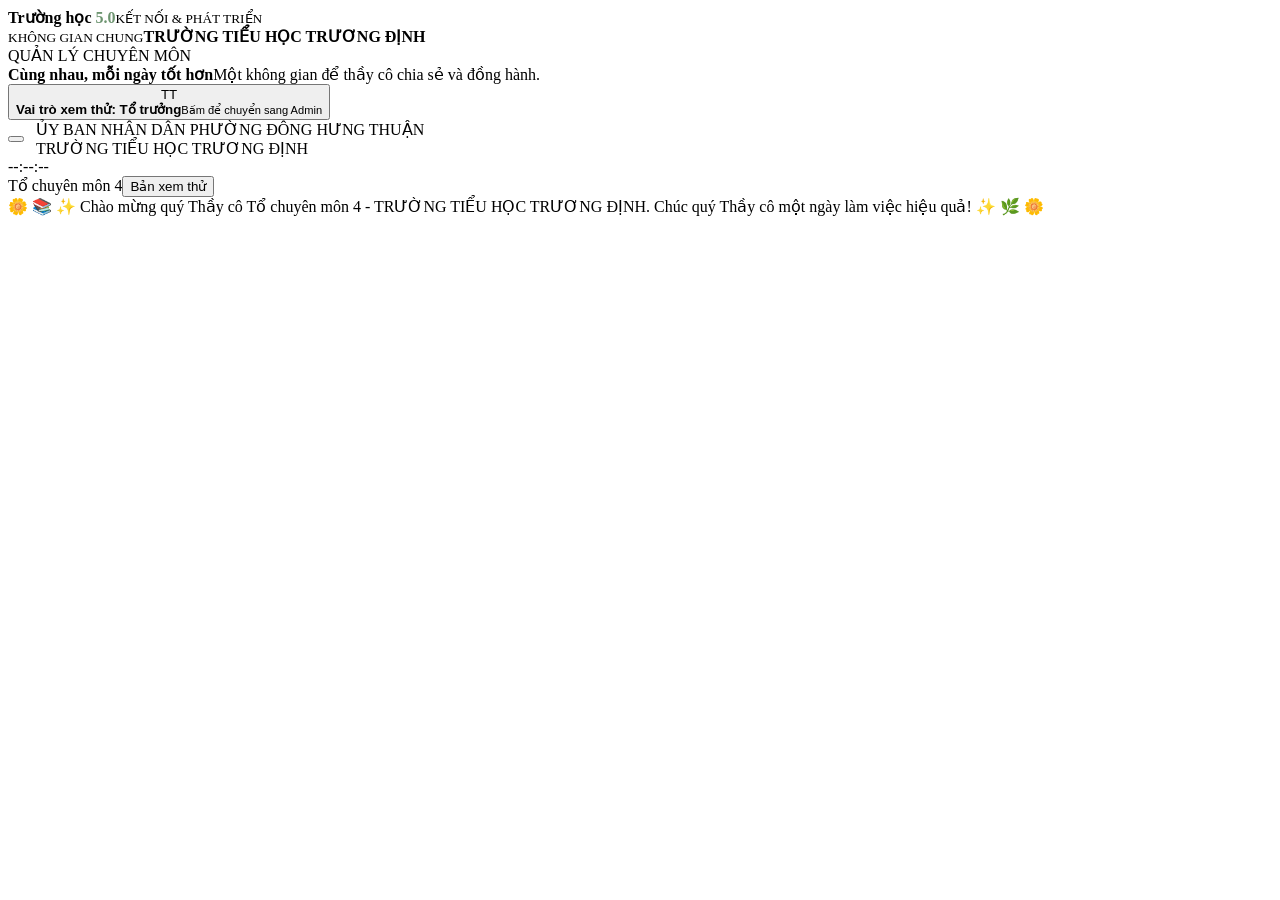
<file: src/template.html>
<!doctype html>
<html lang="vi">
<head>
<meta charset="UTF-8"><meta name="viewport" content="width=device-width, initial-scale=1">
<meta name="theme-color" content="#176953">
<meta name="description" content="Không gian chuyên môn của TRƯỜNG TIỂU HỌC TRƯƠNG ĐỊNH. Bản giao diện thử nghiệm.">
<title>Trường học 5.0 · Tổ chuyên môn 4</title>
<style>/*__STYLES__*/</style>
<script defer src="https://cdn.sheetjs.com/xlsx-0.20.3/package/dist/xlsx.full.min.js"></script>
</head>
<body>
<div class="app">
<aside class="sidebar" id="sidebar" aria-label="Điều hướng chính">
<div class="brand"><span class="brand-mark" data-icon="school"></span><div><strong>Trường học <span style="color:#6e9571">5.0</span></strong><small>KẾT NỐI & PHÁT TRIỂN</small></div></div>
<div class="school-label"><small>KHÔNG GIAN CHUNG</small><strong>TRƯỜNG TIỂU HỌC TRƯƠNG ĐỊNH</strong></div>
<div class="nav-label">QUẢN LÝ CHUYÊN MÔN</div>
<nav class="nav" id="nav"></nav>
<div class="sidebar-bottom"><div class="notice"><strong>Cùng nhau, mỗi ngày tốt hơn</strong>Một không gian để thầy cô chia sẻ và đồng hành.</div>
<button class="account role-switch" id="role-switch" type="button" aria-label="Chuyển sang quyền Admin"><span class="avatar" id="role-avatar">TT</span><div><strong id="role-label">Vai trò xem thử: Tổ trưởng</strong><small id="role-hint">Bấm để chuyển sang Admin</small></div></button></div>
</aside>
<div class="mobile-shade" id="shade"></div>
<div class="main">
<header class="topbar"><div style="display:flex;gap:12px;align-items:center"><button class="menu-toggle" id="menu-toggle" aria-label="Mở điều hướng" aria-expanded="false" data-icon="menu"></button><div><div class="authority">ỦY BAN NHÂN DÂN PHƯỜNG ĐÔNG HƯNG THUẬN</div><div class="school-title">TRƯỜNG TIỂU HỌC TRƯƠNG ĐỊNH</div></div></div>
<div class="top-actions"><div class="live-clock" aria-label="Ngày giờ Việt Nam"><time id="live-time">--:--:--</time><span id="live-date"></span></div><span class="tag">Tổ chuyên môn 4</span><button class="btn subtle" id="about-preview">Bản xem thử</button></div></header>
<div class="welcome-strip" aria-label="Lời chào mừng"><div class="welcome-track"><span aria-hidden="true">🌼 📚 ✨</span> Chào mừng quý Thầy cô Tổ chuyên môn 4 - TRƯỜNG TIỂU HỌC TRƯƠNG ĐỊNH. Chúc quý Thầy cô một ngày làm việc hiệu quả! <span aria-hidden="true">✨ 🌿 🌼</span></div></div>
<main class="workspace" id="main" tabindex="-1"></main>
</div></div>
<dialog class="dialog" id="dialog" aria-labelledby="dialog-title"></dialog>
<div class="toast" id="toast" role="status" hidden></div>
<noscript>Vui lòng bật JavaScript để sử dụng giao diện Trường học 5.0.</noscript>
<script>/*__MODEL__*/</script>
<script>/*__APP__*/</script>
</body></html>
</file>
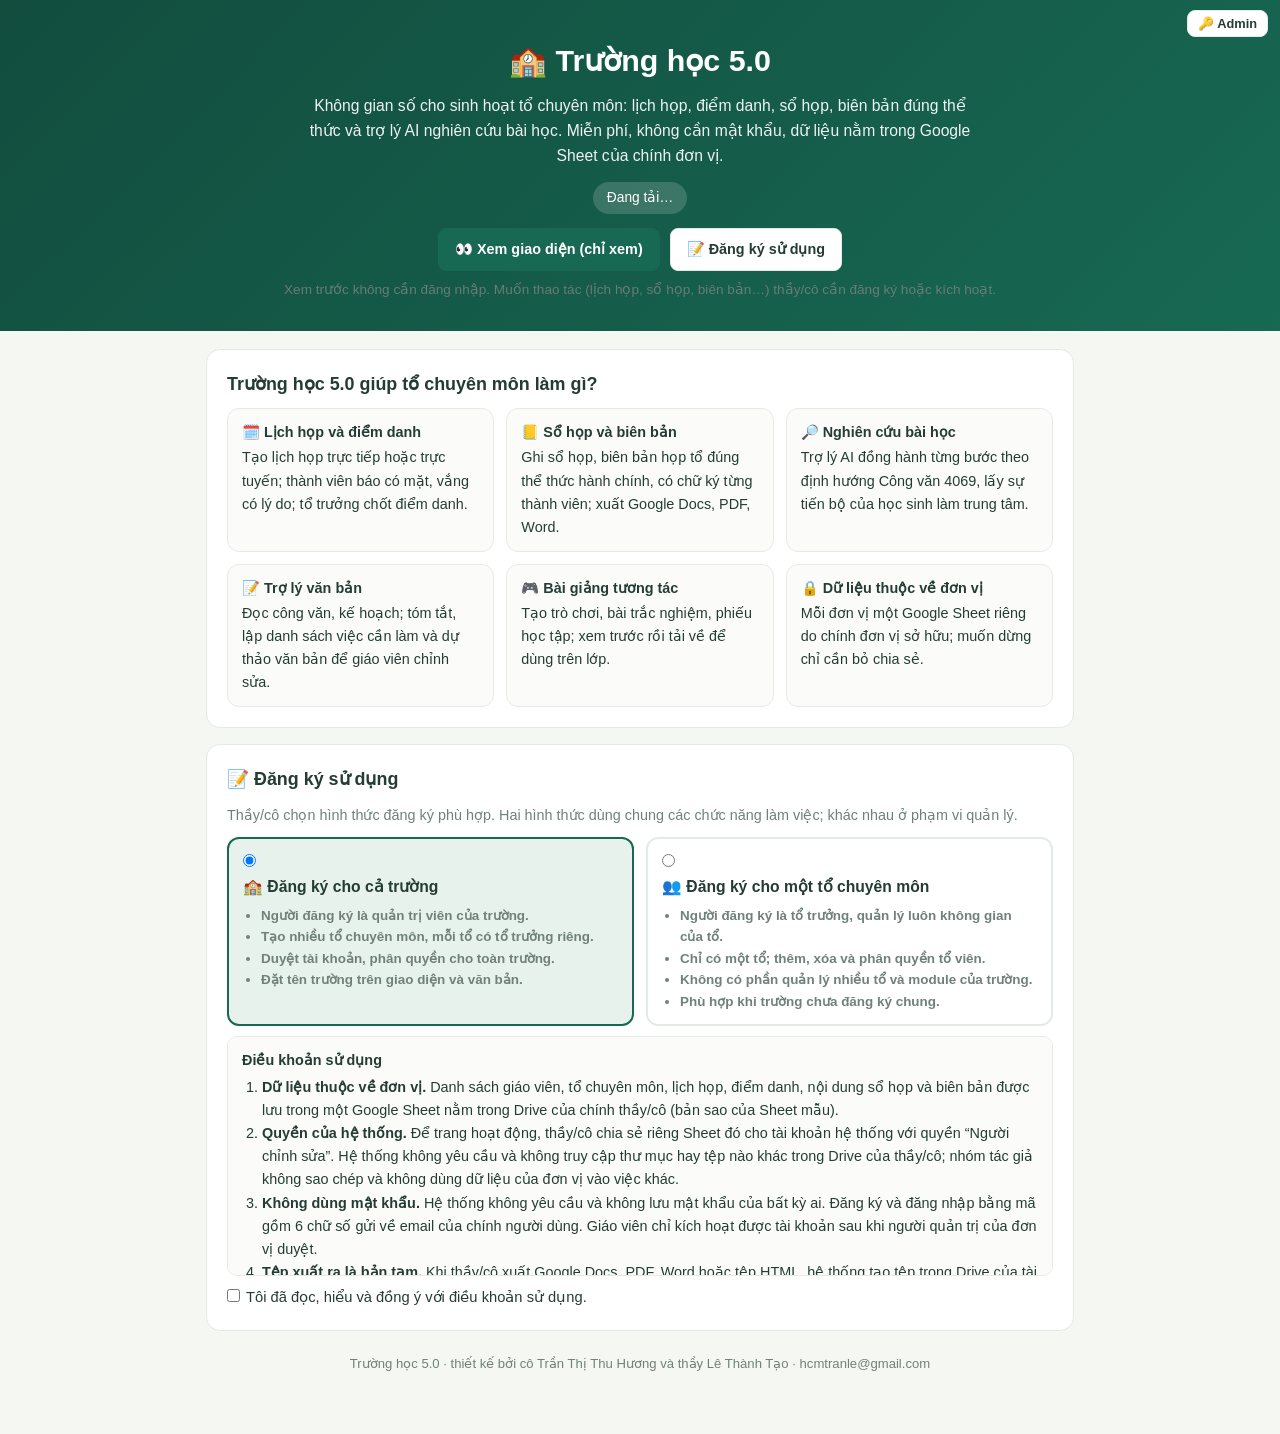
<file: ma-nguon/dang-chay/CongDong.html>
<!DOCTYPE html>
<html lang="vi">
<head>
<meta charset="UTF-8">
<meta name="viewport" content="width=device-width,initial-scale=1">
<title>Trường học 5.0 – Dự án tổng</title>
<style>
*{box-sizing:border-box;margin:0;padding:0}
:root{--green:#176953;--green-dark:#124d3e;--mint:#e8f2ec;--red:#a64242;--bg:#f5f7f3;--card:#fff;--text:#243c35;--sub:#70817a;--border:#e4eae5}
body{font-family:'Segoe UI',Arial,sans-serif;background:var(--bg);color:var(--text);line-height:1.6}
.hero{background:linear-gradient(135deg,#124d3e,#176953);color:#fff;padding:36px 18px 30px;text-align:center;position:relative}
.nut-admin{position:absolute;top:10px;right:12px;background:rgba(255,255,255,.16);color:#fff;border:1px solid rgba(255,255,255,.35)}
.hero h1{font-size:1.9rem}.hero p{opacity:.93;max-width:680px;margin:8px auto 0;font-size:.98rem}
.hero .so{display:inline-block;margin-top:14px;background:rgba(255,255,255,.16);border-radius:20px;padding:5px 14px;font-size:.86rem}
.wrap{max-width:900px;margin:0 auto;padding:18px 16px 60px}
.card{background:var(--card);border:1px solid var(--border);border-radius:14px;padding:20px;margin-bottom:16px}
h2{font-size:1.12rem;margin-bottom:10px}
.grid{display:grid;grid-template-columns:repeat(auto-fit,minmax(240px,1fr));gap:12px}
.feat{background:#fbfcfa;border:1px solid var(--border);border-radius:12px;padding:12px 14px;font-size:.9rem}
.feat b{display:block;margin-bottom:2px}
.dk-to{display:flex;gap:8px;align-items:center;margin:4px 0}.dk-to input[type=checkbox]{width:auto;margin:0}.dk-to .dk-to-ten{flex:1;margin:0}
.loai{display:grid;grid-template-columns:1fr 1fr;gap:12px;margin:10px 0}
.loai label{border:2px solid var(--border);border-radius:12px;padding:12px 14px;cursor:pointer;font-size:.9rem;color:var(--text);margin:0;display:block}
.loai label.on{border-color:var(--green);background:var(--mint)}
.loai b{display:block;font-size:.98rem}.loai ul{margin:6px 0 0 18px;color:var(--sub);font-size:.84rem}
.box{background:#fbfcfa;border:1px solid var(--border);border-radius:10px;padding:12px 14px;margin:10px 0;font-size:.9rem}
.box ol{margin:4px 0 4px 20px}.terms{max-height:240px;overflow:auto}
.step{display:flex;gap:10px;align-items:flex-start;margin:10px 0}
.num{flex:0 0 26px;height:26px;border-radius:50%;background:var(--green);color:#fff;font-weight:700;display:flex;align-items:center;justify-content:center;font-size:.85rem}
.mail{font-weight:700;background:#fef3c7;padding:1px 6px;border-radius:6px;word-break:break-all}
label{display:block;font-size:.84rem;font-weight:600;color:var(--sub);margin-top:10px}
input{width:100%;padding:9px 12px;border:1px solid #dce4de;border-radius:8px;font-size:.92rem;margin-top:4px;font-family:inherit}
input[type=checkbox],input[type=radio]{width:auto;margin:3px 6px 0 0}
.btn{display:inline-flex;align-items:center;gap:6px;padding:9px 16px;border-radius:8px;border:1px solid var(--border);cursor:pointer;font-size:.9rem;font-weight:600;text-decoration:none;background:#fff;color:var(--text)}
.btn-main{background:var(--green);border-color:var(--green);color:#fff}.btn-red{color:var(--red)}
.btn-sm{padding:5px 10px;font-size:.8rem}.btn:disabled{opacity:.6;cursor:default}
.alert{padding:10px 14px;border-radius:8px;margin-top:12px;font-size:.88rem;display:none;word-break:break-word}
.alert.show{display:block}.ok{background:#f0fdf4;color:#166534;border:1px solid #bbf7d0}.err{background:#fff3ee;color:#a34539;border:1px solid #f3d3c9}.info{background:#eef6ef;color:var(--green-dark);border:1px solid #cfe3d6}
.badge{display:inline-block;padding:2px 9px;border-radius:20px;font-size:.75rem;font-weight:600}
.item{background:#fbfcfa;border:1px solid var(--border);border-radius:10px;padding:10px 12px;margin-top:8px;font-size:.88rem}
.sub{color:var(--sub);font-size:.82rem;word-break:break-all}
table{width:100%;border-collapse:collapse;font-size:.85rem;margin-top:8px}th,td{padding:7px 8px;border-bottom:1px solid var(--border);text-align:center}th{background:#f7f9f6}td:first-child,th:first-child{text-align:left}
.row{display:flex;gap:6px;flex-wrap:wrap;align-items:center;margin-top:6px}
.foot{text-align:center;color:var(--sub);font-size:.82rem;margin-top:22px}
.modal{display:none;position:fixed;inset:0;background:rgba(0,0,0,.5);z-index:50;align-items:center;justify-content:center;padding:16px}.modal.show{display:flex}
.modal-box{background:#fff;border-radius:16px;padding:22px;width:100%;max-width:340px;text-align:center;position:relative}
.dong{position:absolute;top:8px;right:14px;background:none;border:none;font-size:1.4rem;cursor:pointer;color:var(--sub)}
#toast{position:fixed;bottom:24px;left:50%;transform:translateX(-50%);background:var(--green-dark);color:#fff;padding:10px 20px;border-radius:20px;font-size:.9rem;z-index:99;display:none;max-width:90vw;text-align:center}
@media(max-width:640px){.loai{grid-template-columns:1fr}}
</style>
</head>
<body>
<div class="hero">
  <button class="btn btn-sm nut-admin" id="qtNut" onclick="qtMo()">🔑 Admin</button>
  <h1>🏫 Trường học 5.0</h1>
  <p>Không gian số cho sinh hoạt tổ chuyên môn: lịch họp, điểm danh, sổ họp, biên bản đúng thể thức và trợ lý AI nghiên cứu bài học. Miễn phí, không cần mật khẩu, dữ liệu nằm trong Google Sheet của chính đơn vị.</p>
  <div class="so" id="soDonVi">Đang tải…</div>
  <div style="margin-top:14px;display:flex;gap:10px;flex-wrap:wrap;justify-content:center">
    <a class="btn btn-main" href="https://script.google.com/macros/s/AKfycbxXjH7Qsu4TxMnzryqURclEMRcud89vq3TV5wP-xotKiojMYvVkrjYPCB5AHQWUaFdF/exec" target="_top" rel="noopener">👀 Xem giao diện (chỉ xem)</a>
    <a class="btn" href="#dang-ky">📝 Đăng ký sử dụng</a>
  </div>
  <div class="sub" style="margin-top:8px;font-size:.85rem;opacity:.9">Xem trước không cần đăng nhập. Muốn thao tác (lịch họp, sổ họp, biên bản…) thầy/cô cần đăng ký hoặc kích hoạt.</div>
</div>
<div class="wrap">

  <div class="card">
    <h2>Trường học 5.0 giúp tổ chuyên môn làm gì?</h2>
    <div class="grid">
      <div class="feat"><b>🗓️ Lịch họp và điểm danh</b>Tạo lịch họp trực tiếp hoặc trực tuyến; thành viên báo có mặt, vắng có lý do; tổ trưởng chốt điểm danh.</div>
      <div class="feat"><b>📒 Sổ họp và biên bản</b>Ghi sổ họp, biên bản họp tổ đúng thể thức hành chính, có chữ ký từng thành viên; xuất Google Docs, PDF, Word.</div>
      <div class="feat"><b>🔎 Nghiên cứu bài học</b>Trợ lý AI đồng hành từng bước theo định hướng Công văn 4069, lấy sự tiến bộ của học sinh làm trung tâm.</div>
      <div class="feat"><b>📝 Trợ lý văn bản</b>Đọc công văn, kế hoạch; tóm tắt, lập danh sách việc cần làm và dự thảo văn bản để giáo viên chỉnh sửa.</div>
      <div class="feat"><b>🎮 Bài giảng tương tác</b>Tạo trò chơi, bài trắc nghiệm, phiếu học tập; xem trước rồi tải về để dùng trên lớp.</div>
      <div class="feat"><b>🔒 Dữ liệu thuộc về đơn vị</b>Mỗi đơn vị một Google Sheet riêng do chính đơn vị sở hữu; muốn dừng chỉ cần bỏ chia sẻ.</div>
    </div>
  </div>

  <div class="card" id="dang-ky">
    <h2>📝 Đăng ký sử dụng</h2>
    <p class="sub" style="font-size:.9rem;word-break:normal">Thầy/cô chọn hình thức đăng ký phù hợp. Hai hình thức dùng chung các chức năng làm việc; khác nhau ở phạm vi quản lý.</p>
    <div class="loai" id="dkLoai">
      <label class="on"><input type="radio" name="dkLoai" value="TRUONG" checked><b>🏫 Đăng ký cho cả trường</b>
        <ul><li>Người đăng ký là quản trị viên của trường.</li><li>Tạo nhiều tổ chuyên môn, mỗi tổ có tổ trưởng riêng.</li><li>Duyệt tài khoản, phân quyền cho toàn trường.</li><li>Đặt tên trường trên giao diện và văn bản.</li></ul></label>
      <label><input type="radio" name="dkLoai" value="TO"><b>👥 Đăng ký cho một tổ chuyên môn</b>
        <ul><li>Người đăng ký là tổ trưởng, quản lý luôn không gian của tổ.</li><li>Chỉ có một tổ; thêm, xóa và phân quyền tổ viên.</li><li>Không có phần quản lý nhiều tổ và module của trường.</li><li>Phù hợp khi trường chưa đăng ký chung.</li></ul></label>
    </div>
    <div class="box terms"><b>Điều khoản sử dụng</b><ol>
      <li><b>Dữ liệu thuộc về đơn vị.</b> Danh sách giáo viên, tổ chuyên môn, lịch họp, điểm danh, nội dung sổ họp và biên bản được lưu trong một Google Sheet nằm trong Drive của chính thầy/cô (bản sao của Sheet mẫu).</li>
      <li><b>Quyền của hệ thống.</b> Để trang hoạt động, thầy/cô chia sẻ riêng Sheet đó cho tài khoản hệ thống với quyền “Người chỉnh sửa”. Hệ thống không yêu cầu và không truy cập thư mục hay tệp nào khác trong Drive của thầy/cô; nhóm tác giả không sao chép và không dùng dữ liệu của đơn vị vào việc khác.</li>
      <li><b>Không dùng mật khẩu.</b> Hệ thống không yêu cầu và không lưu mật khẩu của bất kỳ ai. Đăng ký và đăng nhập bằng mã gồm 6 chữ số gửi về email của chính người dùng. Giáo viên chỉ kích hoạt được tài khoản sau khi người quản trị của đơn vị duyệt.</li>
      <li><b>Tệp xuất ra là bản tạm.</b> Khi thầy/cô xuất Google Docs, PDF, Word hoặc tệp HTML, hệ thống tạo tệp trong Drive của tài khoản hệ thống, mở quyền xem bằng đường link để thầy/cô tải về hoặc tạo bản sao, và tự xóa sau 30 ngày. Nội dung sổ họp, biên bản vẫn nằm trong Sheet của đơn vị và tạo lại tệp được; ảnh chữ ký và văn bản do AI tạo thì không tạo lại được sau khi hết hạn.</li>
      <li><b>Thông tin dự án lưu lại.</b> Chỉ gồm: tên trường, tên tổ, họ tên và email người đăng ký, mã đơn vị, mã của Sheet và trạng thái sử dụng.</li>
      <li><b>Trợ lý AI.</b> Mỗi giáo viên tự nhập khóa Gemini của mình trong mục Thông tin cá nhân. Tài liệu được gửi đến Gemini khi giáo viên bấm phân tích; không tải dữ liệu cá nhân nhạy cảm của học sinh. AI chỉ gợi ý; giáo viên đọc, sửa và quyết định.</li>
      <li><b>Chức năng chưa mở cho đơn vị đăng ký.</b> Tự ghi lịch lên Google Calendar, tự tạo phòng Google Meet và gửi email mời họp. Họp trực tuyến thì dán đường dẫn phòng họp.</li>
      <li><b>Giới hạn dịch vụ.</b> Sản phẩm chạy trên hạ tầng miễn phí của Google nên có thể chậm hoặc tạm ngừng khi hết hạn mức, trong đó có hạn mức số email gửi mỗi ngày (ảnh hưởng đến việc nhận mã đăng nhập); không cam kết hoạt động liên tục. Không dùng sản phẩm cho mục đích thương mại.</li>
      <li><b>Ngừng sử dụng.</b> Thầy/cô ngừng bất cứ lúc nào bằng cách bỏ chia sẻ Sheet với tài khoản hệ thống; link của đơn vị sẽ ngừng hoạt động và dữ liệu vẫn nằm nguyên trong Drive của thầy/cô. Admin dự án có thể tạm ngừng một đơn vị khi phát hiện sử dụng sai mục đích.</li>
    </ol></div>
    <label style="display:flex;align-items:flex-start;color:var(--text);font-size:.92rem;font-weight:400"><input type="checkbox" id="dkDongY" onchange="dkHien()"> <span>Tôi đã đọc, hiểu và đồng ý với điều khoản sử dụng.</span></label>
    <div id="dk-buoc" style="display:none">
      <div class="box"><b>Hướng dẫn thiết lập (khoảng 3 phút)</b>
        <div class="step"><div class="num">1</div><div><b>Tạo Sheet dữ liệu trong Drive của thầy/cô.</b> Đăng nhập Google bằng tài khoản của thầy/cô, bấm nút bên dưới, rồi bấm “Tạo bản sao”.<br><a id="dkLinkMau" class="btn btn-sm btn-main" style="margin-top:6px" target="_blank" rel="noopener">📄 Tạo bản sao Sheet mẫu</a> <span id="dkMauLoi" style="color:#a34539;font-size:.82rem"></span></div></div>
        <div class="step"><div class="num">2</div><div><b>Chia sẻ Sheet cho hệ thống.</b> Trong Sheet vừa tạo, bấm nút “Chia sẻ” ở góc trên bên phải → nhập địa chỉ <span class="mail" id="dkEmailHeThong">…</span> → chọn quyền “Người chỉnh sửa” → bấm “Gửi”.</div></div>
        <div class="step"><div class="num">3</div><div><b>Dán link Sheet và điền thông tin.</b> Sao chép đường link của Sheet trên thanh địa chỉ, dán vào ô “Link Google Sheet” bên dưới, điền các ô còn lại rồi bấm “Gửi đăng ký”.</div></div>
        <div class="step"><div class="num">4</div><div><b>Xác nhận email.</b> Hệ thống gửi một mã gồm 6 chữ số về email của thầy/cô. Nhập mã vào ô hiện ra để hoàn tất đăng ký.</div></div>
        <div class="step"><div class="num">5</div><div><b>Chờ duyệt và bắt đầu dùng.</b> Khi Admin dự án duyệt, thầy/cô nhận email kèm link của đơn vị. Mở link, chọn “Đăng nhập”, nhập email rồi bấm “Gửi mã đăng nhập”; sau đó thêm giáo viên ở mục Thành viên.</div></div>
      </div>
      <label>Link Google Sheet của thầy/cô *</label><input id="dkSheet" placeholder="https://docs.google.com/spreadsheets/d/...">
      <label>Cơ quan chủ quản (dòng trên cùng của văn bản)</label><input id="dkCoQuan" maxlength="150" placeholder="Ví dụ: Ủy ban nhân dân phường ...">
      <label>Tên trường *</label><input id="dkTruong" maxlength="120" placeholder="Ví dụ: Trường Tiểu học ...">
      <div id="dkToBox" style="display:none"><label>Tên tổ chuyên môn *</label><input id="dkTo" maxlength="80" placeholder="Ví dụ: Tổ chuyên môn 4"></div>
      <div id="dkDsToBox"><label>Các tổ chuyên môn của trường *</label><div class="sub" style="font-size:.84rem;margin:-2px 0 6px">Bỏ chọn tổ trường không có, sửa tên (ví dụ ghép “Tổ 1–2”) hoặc thêm tổ. Sau khi dùng, quản trị viên trường vẫn sửa được trong Cài đặt.</div><div id="dkDsTo"></div><button type="button" class="btn btn-sm" onclick="dkThemTo('',true)">➕ Thêm tổ</button></div>
      <label>Họ tên thầy/cô *</label><input id="dkHoTen" maxlength="60">
      <label>Email của thầy/cô (nhận mã xác nhận và mã đăng nhập) *</label><input id="dkEmail" type="email" maxlength="100">
      <label>Mã đơn vị (xuất hiện trong link) *</label><input id="dkMa" maxlength="40" placeholder="Ví dụ: th-nguyenankhuong hoặc to4-truongdinh" oninput="dkXemLink()">
      <div id="dkXemLink" class="sub" style="margin-top:4px"></div>
      <div id="alDk" class="alert"></div>
      <button class="btn btn-main" id="dkBtn" style="margin-top:12px" onclick="dkGui()">Gửi đăng ký</button>
      <div id="dkXacNhan" style="display:none"><label>Mã xác nhận trong email (6 chữ số) *</label><input id="dkCode" inputmode="numeric" maxlength="6" autocomplete="one-time-code" style="max-width:220px;letter-spacing:4px;font-size:1.1rem">
        <div id="alXn" class="alert"></div>
        <button class="btn btn-main" id="xnBtn" style="margin-top:12px" onclick="dkXacNhan()">Xác nhận email</button></div>
    </div>
  </div>

  <div class="card" id="qt-bang" style="display:none">
    <div class="row" style="margin:0"><h2 style="flex:1;margin:0">🔑 Admin dự án</h2><button class="btn btn-sm" onclick="qtDangXuat()">Đăng xuất</button></div>
    <h2 style="margin-top:14px;font-size:1rem">Đơn vị đăng ký <button class="btn btn-sm" onclick="qtTai()">🔄</button></h2>
    <div class="sub" id="qt-email" style="word-break:normal"></div>
    <div id="qt-dv"></div>
    <h2 style="margin-top:16px;font-size:1rem">Số liệu sử dụng <button class="btn btn-sm" onclick="qtSoLieu()">Tải số liệu</button></h2>
    <div class="sub">Chỉ là con số của từng đơn vị; không có tên giáo viên hay nội dung văn bản.</div>
    <div id="qt-solieu"></div>
  </div>

  <div class="foot">Trường học 5.0 · thiết kế bởi cô Trần Thị Thu Hương và thầy Lê Thành Tạo · hcmtranle@gmail.com</div>
</div>
<div class="modal" id="mQt"><div class="modal-box"><button class="dong" onclick="qtDong()">×</button><div style="font-size:2rem">🔑</div><h2>Đăng nhập Admin dự án</h2><input id="qtMk" type="password" placeholder="Nhập mật khẩu..." autocomplete="off" onkeydown="if(event.key==='Enter')qtDangNhap()"><div id="alQt" class="alert" style="text-align:left"></div><button class="btn btn-main" style="width:100%;justify-content:center;margin-top:12px" onclick="qtDangNhap()">Đăng nhập</button></div></div>
<div id="toast"></div>
<script>
var CD={info:{},token:''};
function esc(s){return String(s===null||s===undefined?'':s).replace(/&/g,'&amp;').replace(/</g,'&lt;').replace(/>/g,'&gt;').replace(/"/g,'&quot;');}
function toast(m){var t=document.getElementById('toast');t.textContent=m;t.style.display='block';clearTimeout(t._t);t._t=setTimeout(function(){t.style.display='none';},3500);}
function al(id,m,c){var e=document.getElementById(id);e.className='alert show '+(c||'info');e.textContent=m;}
function anAl(id){var e=document.getElementById(id);e.className='alert';e.textContent='';}
google.script.run.withSuccessHandler(function(r){
  CD.info=r||{};
  document.getElementById('soDonVi').textContent='Đang có '+(CD.info.soDonVi||1)+' đơn vị sử dụng';
  document.getElementById('dkEmailHeThong').textContent=CD.info.emailHeThong||'(chưa xác định)';
  var l=document.getElementById('dkLinkMau');
  if(CD.info.linkMau)l.href=CD.info.linkMau;else{l.style.display='none';document.getElementById('dkMauLoi').textContent='Sheet mẫu chưa sẵn sàng. Thầy/cô vui lòng quay lại sau.';}
}).withFailureHandler(function(e){document.getElementById('soDonVi').textContent='Chưa tải được thông tin: '+e.message;}).getThongTinDangKy();

// ----- Đăng ký -----
function dkLoai(){var r=document.querySelector('input[name="dkLoai"]:checked');return r?r.value:'TRUONG';}
document.getElementById('dkLoai').addEventListener('change',function(){
  Array.prototype.forEach.call(this.querySelectorAll('label'),function(l){l.classList.toggle('on',l.querySelector('input').checked);});
  document.getElementById('dkToBox').style.display=dkLoai()==='TO'?'block':'none';
  document.getElementById('dkDsToBox').style.display=dkLoai()==='TO'?'none':'block';
});
var DK_TO_MAC_DINH=['Tổ 1','Tổ 2','Tổ 3','Tổ 4','Tổ 5','Tổ Tiếng Anh – Tin học','Tổ Bộ môn'];
function dkThemTo(ten,moi){var d=document.createElement('div');d.className='dk-to';d.innerHTML='<input type="checkbox" checked aria-label="Chọn tổ"><input class="dk-to-ten" maxlength="80" placeholder="Tên tổ">';d.querySelector('.dk-to-ten').value=ten;document.getElementById('dkDsTo').appendChild(d);if(moi)d.querySelector('.dk-to-ten').focus();}
DK_TO_MAC_DINH.forEach(function(t){dkThemTo(t);});
function dkDsTo(){return Array.prototype.filter.call(document.querySelectorAll('#dkDsTo .dk-to'),function(d){return d.querySelector('input[type=checkbox]').checked&&d.querySelector('.dk-to-ten').value.trim();}).map(function(d){return d.querySelector('.dk-to-ten').value.trim();});}
function dkHien(){document.getElementById('dk-buoc').style.display=document.getElementById('dkDongY').checked?'block':'none';}
function dkXemLink(){
  var ma=document.getElementById('dkMa').value.trim().toLowerCase();
  document.getElementById('dkXemLink').textContent=ma&&CD.info.linkGoc?'Link của đơn vị sẽ là: '+CD.info.linkGoc+'?truong='+ma:'';
}
function dkGui(){
  var v=function(id){return document.getElementById(id).value.trim();};
  var d={dongY:document.getElementById('dkDongY').checked,loai:dkLoai(),linkSheet:v('dkSheet'),coQuan:v('dkCoQuan'),tenTruong:v('dkTruong'),tenTo:v('dkTo'),hoTen:v('dkHoTen'),email:v('dkEmail'),maDonVi:v('dkMa').toLowerCase()};
  if(d.loai!=='TO'){d.dsTo=dkDsTo();if(!d.dsTo.length){al('alDk','Vui lòng chọn ít nhất một tổ chuyên môn của trường.','err');return;}}
  if(!d.linkSheet||!d.tenTruong||!d.hoTen||!d.email||!d.maDonVi||(d.loai==='TO'&&!d.tenTo)){al('alDk','Vui lòng điền đủ các ô có dấu *','err');return;}
  var btn=document.getElementById('dkBtn');btn.disabled=true;al('alDk','Đang kiểm tra Google Sheet và gửi mã xác nhận…','info');
  google.script.run.withSuccessHandler(function(r){
    btn.disabled=false;
    if(!r||!r.success){al('alDk',(r&&r.message)||'Chưa đăng ký được','err');return;}
    CD.ma=r.ma;al('alDk','✅ '+r.message,'ok');anAl('alXn');
    document.getElementById('dkXacNhan').style.display='block';document.getElementById('dkCode').focus();
  }).withFailureHandler(function(e){btn.disabled=false;al('alDk','Lỗi: '+e.message,'err');}).dangKyDonVi(d);
}
function dkXacNhan(){
  var code=document.getElementById('dkCode').value.trim();if(!/^\d{6}$/.test(code)){al('alXn','Mã xác nhận gồm 6 chữ số.','err');return;}
  var btn=document.getElementById('xnBtn');btn.disabled=true;al('alXn','Đang kiểm tra mã…','info');
  google.script.run.withSuccessHandler(function(r){
    btn.disabled=false;
    if(!r||!r.success){al('alXn',(r&&r.message)||'Chưa xác nhận được','err');return;}
    al('alXn','✅ '+r.message+' Link của đơn vị: '+r.link,'ok');document.getElementById('dkCode').value='';btn.style.display='none';
  }).withFailureHandler(function(e){btn.disabled=false;al('alXn','Lỗi: '+e.message,'err');}).xacNhanDangKy(CD.ma,code);
}

// ----- Admin dự án (mật khẩu đặt trong Apps Script, không đặt từ trang này) -----
function qtMo(){if(CD.token){document.getElementById('qt-bang').scrollIntoView({behavior:'smooth'});return;}anAl('alQt');document.getElementById('mQt').classList.add('show');setTimeout(function(){document.getElementById('qtMk').focus();},50);}
function qtDong(){document.getElementById('mQt').classList.remove('show');document.getElementById('qtMk').value='';}
function qtDangNhap(){
  var mk=document.getElementById('qtMk').value;if(!mk)return;
  google.script.run.withSuccessHandler(function(r){
    if(!r||!r.success){al('alQt',(r&&r.message)||'Chưa đăng nhập được','err');return;}
    CD.token=r.token;qtDong();
    document.getElementById('qt-bang').style.display='block';document.getElementById('qtNut').textContent='✅ Admin';
    qtTai();document.getElementById('qt-bang').scrollIntoView({behavior:'smooth'});
  }).withFailureHandler(function(e){al('alQt','Lỗi: '+e.message,'err');}).dangNhapQuanTri(mk);
}
function qtDangXuat(){
  CD.token='';document.getElementById('qt-dv').innerHTML='';document.getElementById('qt-solieu').innerHTML='';
  document.getElementById('qt-bang').style.display='none';document.getElementById('qtNut').textContent='🔑 Admin';
}
function qtTai(){google.script.run.withSuccessHandler(qtVe).withFailureHandler(function(e){toast('Lỗi: '+e.message);}).getDonViDangKy(CD.token);}
function qtVe(r){
  var list=(r&&r.donVi)||[];
  document.getElementById('qt-email').textContent=r&&r.emailConLai!==undefined?'Email còn gửi được hôm nay: '+r.emailConLai+' (dùng cho mã đăng nhập, mã kích hoạt của mọi đơn vị)':'';
  var thuTu={'Chờ duyệt':0,'Chờ xác nhận email':1,'Đơn vị gốc':2,'Đang hoạt động':3,'Tạm ngừng':4,'Đã từ chối':5};
  list=list.slice().sort(function(a,b){return (thuTu[a.trangThai]||0)-(thuTu[b.trangThai]||0);});
  document.getElementById('qt-dv').innerHTML=list.length?list.map(function(x){
    var goc=x.trangThai==='Đơn vị gốc',on=x.trangThai==='Đang hoạt động',cho=x.trangThai==='Chờ duyệt',xn=x.trangThai==='Chờ xác nhận email',ma=esc(x.ma);
    return '<div class="item"><div><b>'+(x.loai==='TO'?esc(x.to)+' – ':'')+esc(x.truong)+'</b> · '+esc(x.hoTen)+'</div><div class="sub">'+(x.loai==='TO'?'Đăng ký theo tổ':goc?'Đơn vị gốc':'Đăng ký cả trường')+' · '+esc(x.email)+' · mã '+ma+(x.thoiGian?' · '+esc(x.thoiGian):'')+'</div>'+
      (on||goc?'<div class="sub"><a href="'+esc(x.link)+'" target="_blank" rel="noopener">'+esc(x.link)+'</a></div>':'')+
      '<div class="row"><span class="badge" style="background:'+(on||goc?'#d1fae5;color:#065f46':cho?'#fef9c3;color:#713f12':'#fee2e2;color:#991b1b')+'">'+esc(x.trangThai)+'</span>'+
      (goc||xn?'':on?'<button class="btn btn-sm" data-ma="'+ma+'" onclick="qtDoi(this,\'Tạm ngừng\')">Tạm ngừng</button>':'<button class="btn btn-sm btn-main" data-ma="'+ma+'" onclick="qtDoi(this,\'Đang hoạt động\')">'+(cho?'Duyệt':'Mở lại')+'</button>')+
      (cho||xn?'<button class="btn btn-sm btn-red" data-ma="'+ma+'" onclick="qtDoi(this,\'Đã từ chối\')">Từ chối</button>':'')+'</div></div>';
  }).join(''):'<div class="sub" style="margin-top:8px">Chưa có đơn vị nào.</div>';
}
function qtDoi(btn,trangThai){
  if(trangThai==='Đã từ chối'&&!confirm('Từ chối đăng ký của đơn vị '+btn.dataset.ma+'?'))return;
  btn.disabled=true;
  google.script.run.withSuccessHandler(function(r){
    if(r&&r.success===false){toast(r.message);btn.disabled=false;return;}
    toast(trangThai==='Đang hoạt động'?'✅ Đã kích hoạt đơn vị'+(r&&r.daGuiEmail?' và gửi email cho người đăng ký':''):trangThai==='Tạm ngừng'?'Đã tạm ngừng đơn vị':'Đã từ chối đăng ký');qtTai();
  }).withFailureHandler(function(e){btn.disabled=false;toast('Lỗi: '+e.message);}).capNhatDonVi(CD.token,btn.dataset.ma,trangThai);
}
function qtSoLieu(){
  var el=document.getElementById('qt-solieu');el.innerHTML='<div class="sub" style="margin-top:8px">Đang tải…</div>';
  google.script.run.withSuccessHandler(function(l){
    l=l||[];var cot=[['nguoiDung','Người dùng'],['to','Tổ'],['lichHop','Lịch họp'],['soHop','Sổ họp'],['bienBan','Biên bản'],['vanBanAI','Văn bản AI']],tong={};
    cot.forEach(function(c){tong[c[0]]=0;});l.forEach(function(x){cot.forEach(function(c){tong[c[0]]+=Number(x[c[0]])||0;});});
    el.innerHTML='<table><tr><th>Đơn vị</th>'+cot.map(function(c){return '<th>'+c[1]+'</th>';}).join('')+'</tr>'+
      l.map(function(x){return '<tr><td>'+esc(x.ten)+(x.ok?'':' <span class="sub">(chưa mở được dữ liệu)</span>')+'</td>'+cot.map(function(c){return '<td>'+x[c[0]]+'</td>';}).join('')+'</tr>';}).join('')+
      '<tr><th>Tổng '+l.length+' đơn vị</th>'+cot.map(function(c){return '<th>'+tong[c[0]]+'</th>';}).join('')+'</tr></table>';
  }).withFailureHandler(function(e){el.innerHTML='';toast('Lỗi: '+e.message);}).getSoLieuCongDong(CD.token);
}
</script>
</body>
</html>
</file>
